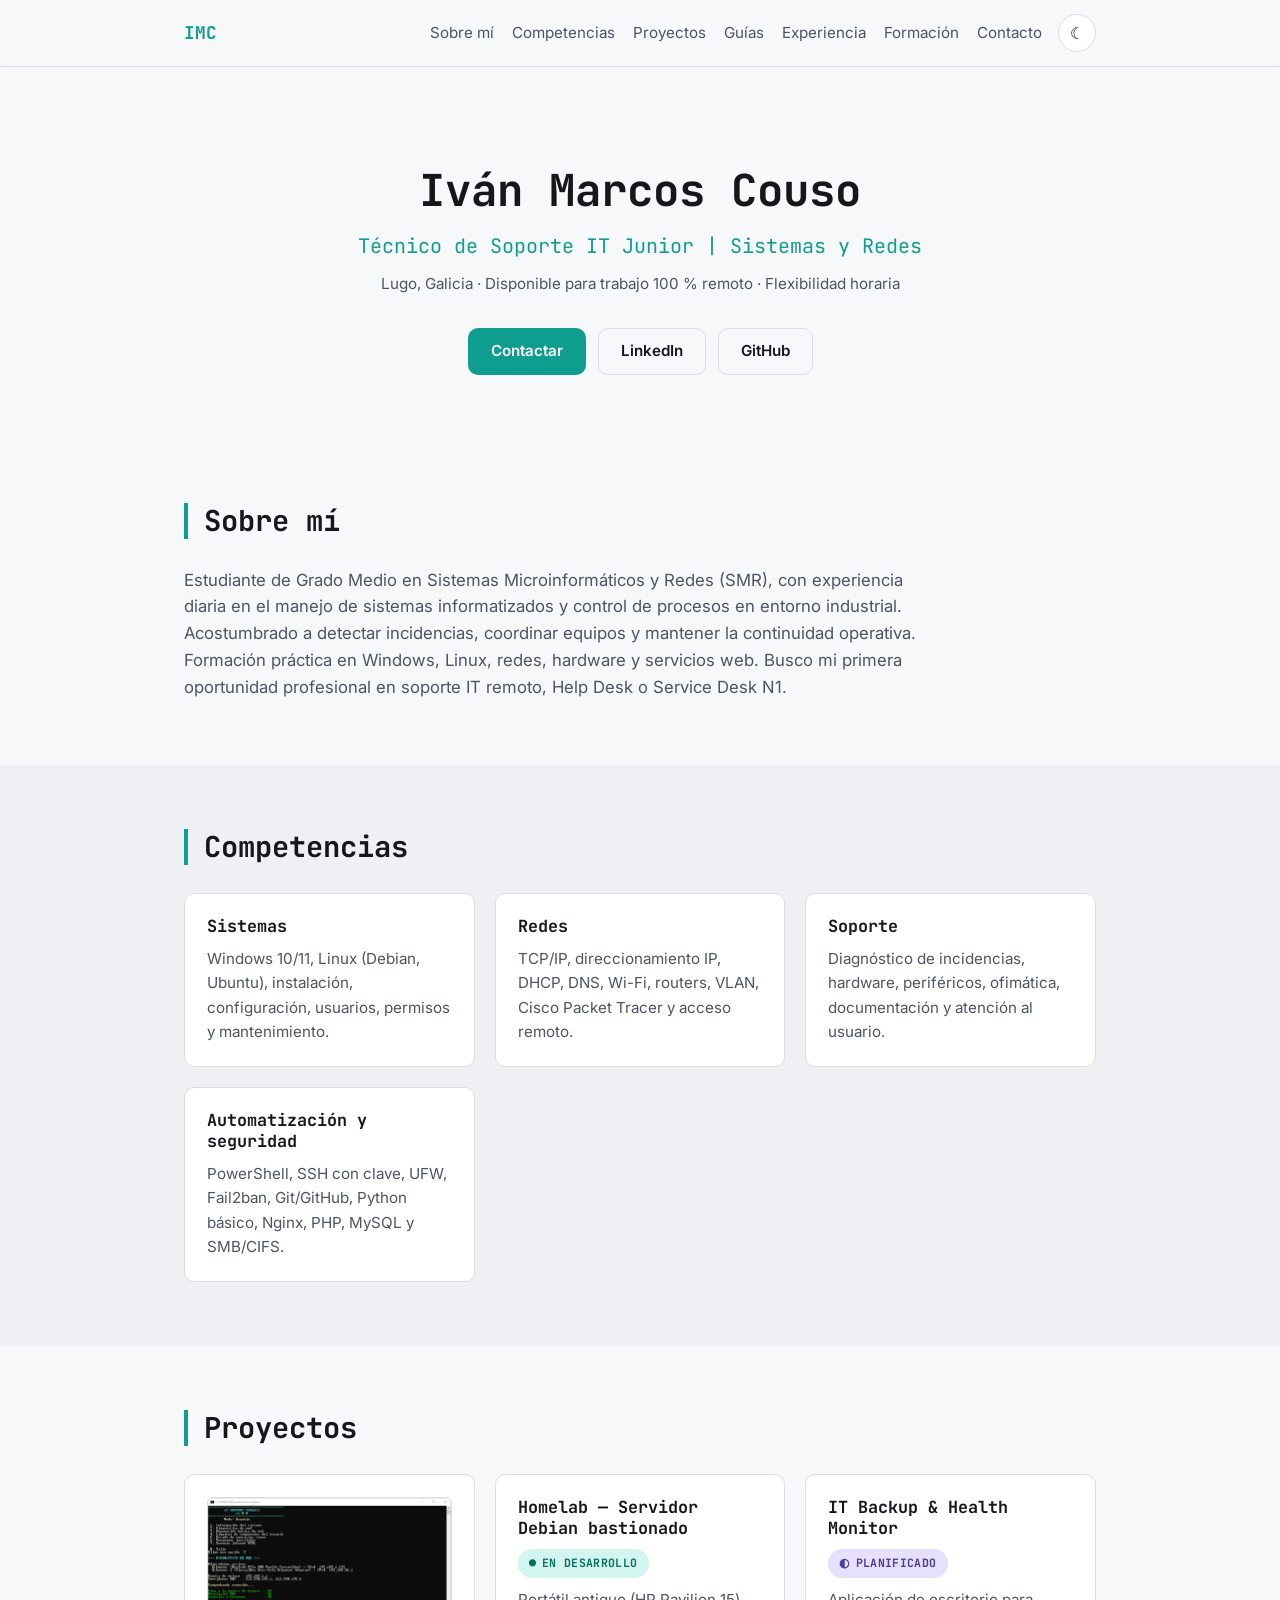
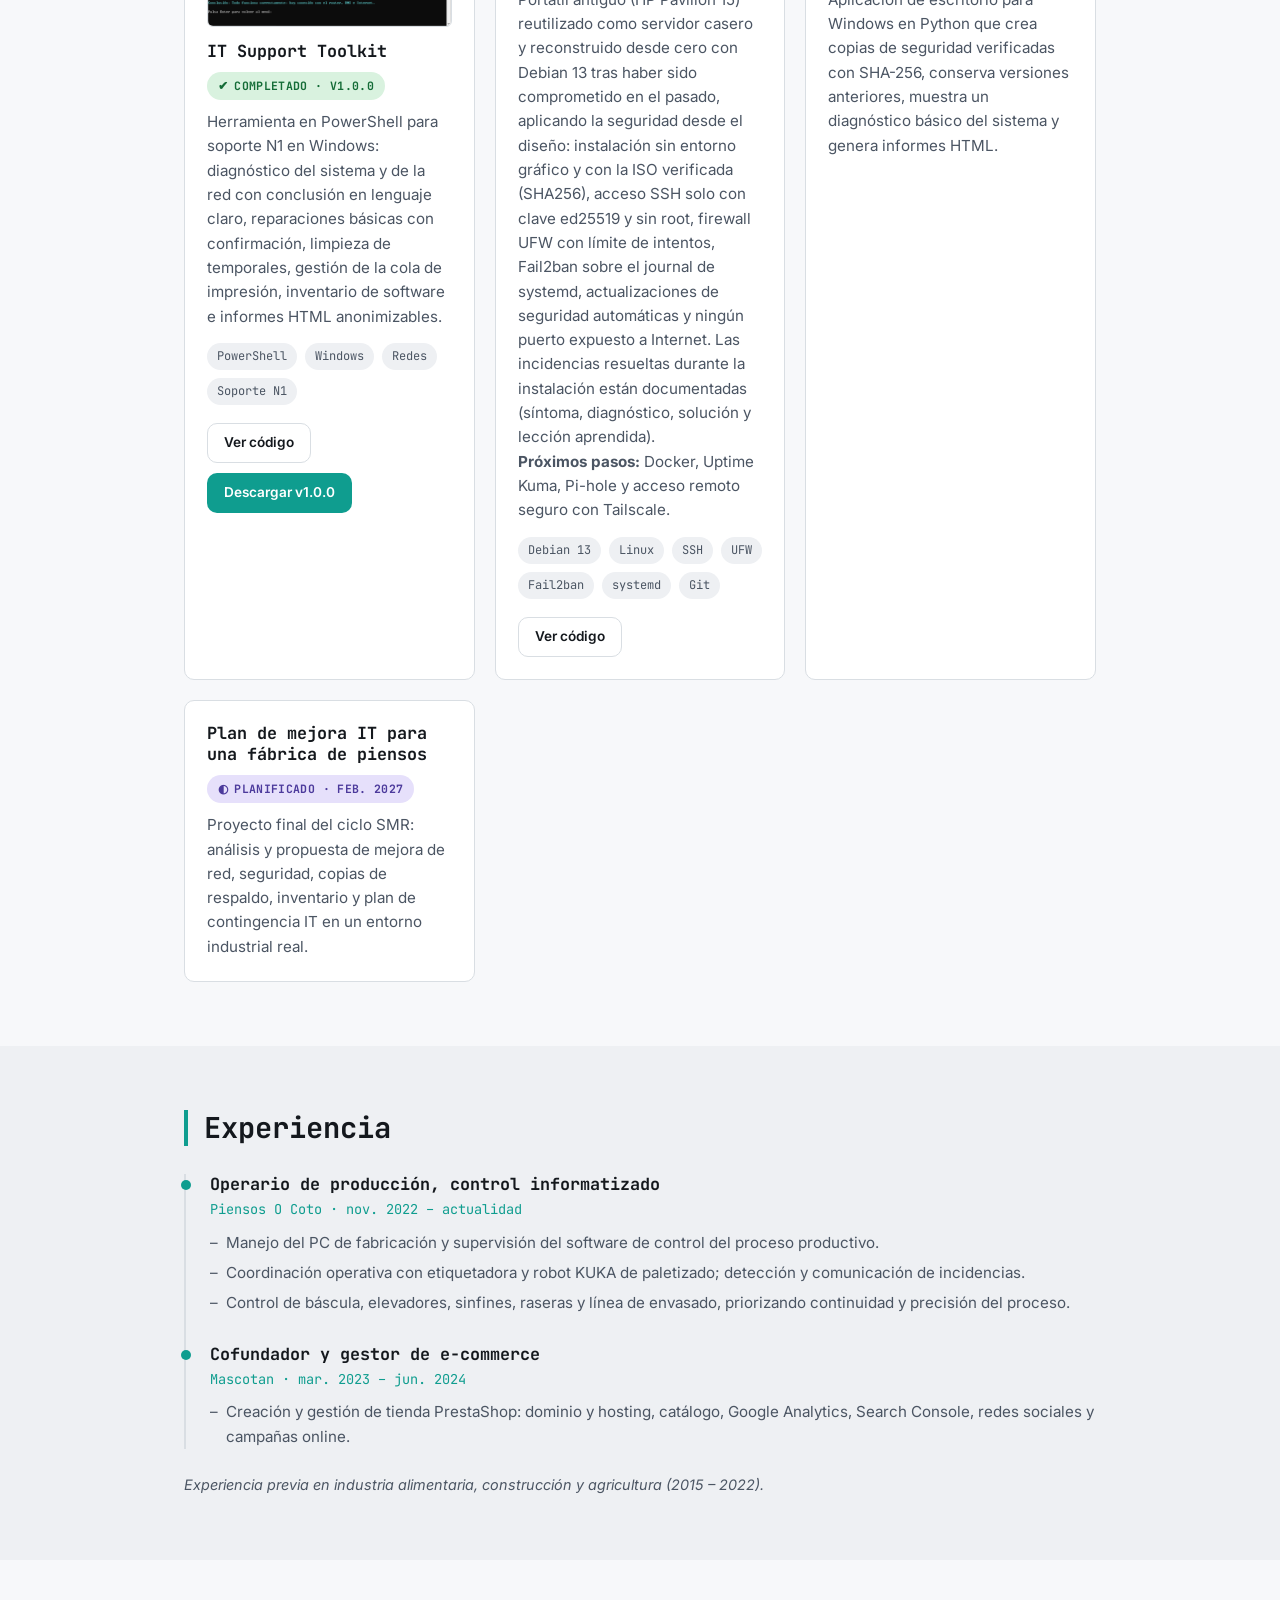
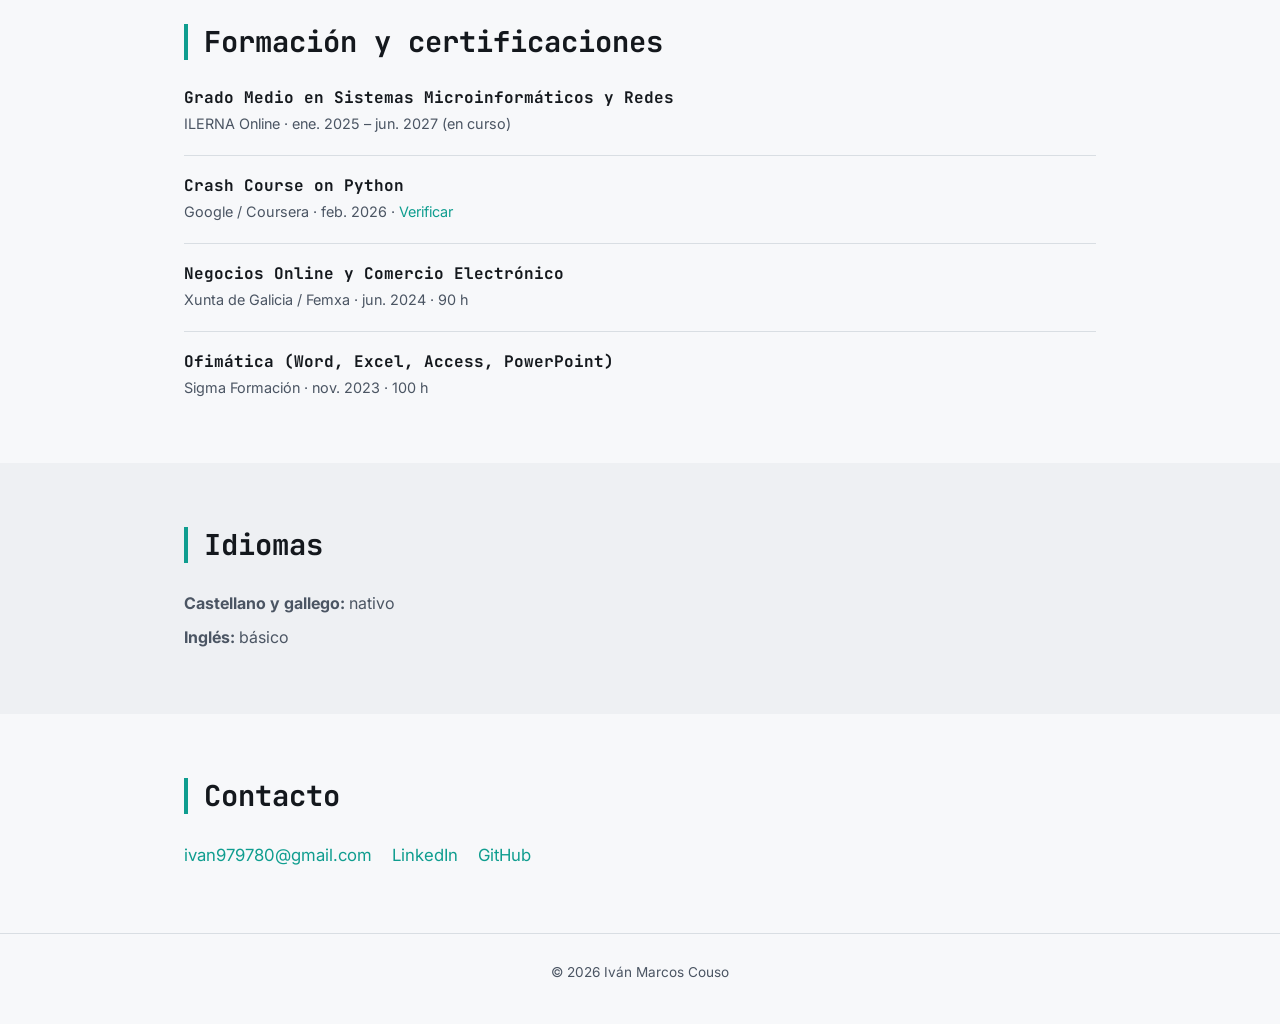
<file: index.html>
<!DOCTYPE html>
<html lang="es">
<head>
<meta charset="UTF-8">
<meta name="viewport" content="width=device-width, initial-scale=1.0">
<title>Iván Marcos Couso · Técnico de Soporte IT Junior</title>
<meta name="description" content="Portfolio profesional de Iván Marcos Couso, Técnico de Soporte IT Junior y estudiante de Sistemas y Redes, disponible para trabajo remoto.">
<meta name="author" content="Iván Marcos Couso">

<!-- Open Graph -->
<meta property="og:title" content="Iván Marcos Couso · Técnico de Soporte IT Junior">
<meta property="og:description" content="Portfolio profesional de Iván Marcos Couso, Técnico de Soporte IT Junior y estudiante de Sistemas y Redes, disponible para trabajo remoto.">
<meta property="og:type" content="website">
<meta property="og:locale" content="es_ES">
<meta property="og:url" content="https://vantoxik.github.io/">
<meta property="og:image" content="https://vantoxik.github.io/img/og-image.png">
<meta property="og:image:width" content="1200">
<meta property="og:image:height" content="630">
<meta property="og:image:alt" content="Iván Marcos Couso, Técnico de Soporte IT Junior | Sistemas y Redes. vantoxik.github.io">
<meta name="twitter:card" content="summary_large_image">

<link rel="canonical" href="https://vantoxik.github.io/">

<link rel="preconnect" href="https://fonts.googleapis.com">
<link rel="preconnect" href="https://fonts.gstatic.com" crossorigin>
<link href="https://fonts.googleapis.com/css2?family=Inter:wght@400;500;600;700&family=JetBrains+Mono:wght@400;500;700&display=swap" rel="stylesheet">

<link rel="stylesheet" href="css/styles.css">
</head>
<body>

<a class="skip-link" href="#contenido">Saltar al contenido principal</a>

<header class="site-header">
  <nav class="nav" aria-label="Navegación principal">
    <a href="#inicio" class="nav__brand">IMC</a>
    <ul class="nav__links">
      <li><a href="#sobre-mi">Sobre mí</a></li>
      <li><a href="#competencias">Competencias</a></li>
      <li><a href="#proyectos">Proyectos</a></li>
      <li><a href="guias/index.html">Guías</a></li>
      <li><a href="#experiencia">Experiencia</a></li>
      <li><a href="#formacion">Formación</a></li>
      <li><a href="#contacto">Contacto</a></li>
    </ul>
    <button id="theme-toggle" class="theme-toggle" type="button" aria-label="Cambiar a modo claro" aria-pressed="false">
      <span aria-hidden="true">☀</span>
    </button>
  </nav>
</header>

<main id="contenido">

  <section id="inicio" class="hero">
    <div class="container">
      <h1 class="hero__name">Iván Marcos Couso</h1>
      <p class="hero__role">Técnico de Soporte IT Junior | Sistemas y Redes</p>
      <p class="hero__location">Lugo, Galicia · Disponible para trabajo 100&nbsp;% remoto · Flexibilidad horaria</p>
      <div class="hero__actions">
        <a class="btn btn--primary" href="mailto:ivan979780@gmail.com">Contactar</a>
        <a class="btn btn--secondary" href="https://www.linkedin.com/in/ivan-marcos-couso" target="_blank" rel="noopener noreferrer">LinkedIn</a>
        <a class="btn btn--secondary" href="https://github.com/VanToxiK" target="_blank" rel="noopener noreferrer">GitHub</a>
      </div>
    </div>
  </section>

  <section id="sobre-mi" class="section">
    <div class="container">
      <h2 class="section__title">Sobre mí</h2>
      <p class="about__text">
        Estudiante de Grado Medio en Sistemas Microinformáticos y Redes (SMR), con experiencia diaria en el manejo de sistemas informatizados y control de procesos en entorno industrial. Acostumbrado a detectar incidencias, coordinar equipos y mantener la continuidad operativa. Formación práctica en Windows, Linux, redes, hardware y servicios web. Busco mi primera oportunidad profesional en soporte IT remoto, Help Desk o Service Desk N1.
      </p>
    </div>
  </section>

  <section id="competencias" class="section section--alt">
    <div class="container">
      <h2 class="section__title">Competencias</h2>
      <div class="cards-grid">
        <article class="card">
          <h3 class="card__title">Sistemas</h3>
          <p class="card__text">Windows 10/11, Linux (Debian, Ubuntu), instalación, configuración, usuarios, permisos y mantenimiento.</p>
        </article>
        <article class="card">
          <h3 class="card__title">Redes</h3>
          <p class="card__text">TCP/IP, direccionamiento IP, DHCP, DNS, Wi-Fi, routers, VLAN, Cisco Packet Tracer y acceso remoto.</p>
        </article>
        <article class="card">
          <h3 class="card__title">Soporte</h3>
          <p class="card__text">Diagnóstico de incidencias, hardware, periféricos, ofimática, documentación y atención al usuario.</p>
        </article>
        <article class="card">
          <h3 class="card__title">Automatización y seguridad</h3>
          <p class="card__text">PowerShell, SSH con clave, UFW, Fail2ban, Git/GitHub, Python básico, Nginx, PHP, MySQL y SMB/CIFS.</p>
        </article>
      </div>
    </div>
  </section>

  <section id="proyectos" class="section">
    <div class="container">
      <h2 class="section__title">Proyectos</h2>
      <div class="cards-grid">
        <article class="card project-card">
          <img class="project-card__img" src="img/it-support-toolkit.png" alt="Captura de la herramienta IT Support Toolkit mostrando un diagnóstico del sistema en PowerShell" loading="lazy">
          <div class="project-card__header">
            <h3 class="card__title">IT Support Toolkit</h3>
            <span class="badge badge--done">Completado · v1.0.0</span>
          </div>
          <p class="card__text">Herramienta en PowerShell para soporte N1 en Windows: diagnóstico del sistema y de la red con conclusión en lenguaje claro, reparaciones básicas con confirmación, limpieza de temporales, gestión de la cola de impresión, inventario de software e informes HTML anonimizables.</p>
          <ul class="tech-tags">
            <li class="tech-tag">PowerShell</li>
            <li class="tech-tag">Windows</li>
            <li class="tech-tag">Redes</li>
            <li class="tech-tag">Soporte N1</li>
          </ul>
          <div class="project-card__actions">
            <a class="btn btn--secondary" href="https://github.com/VanToxiK/it-support-toolkit" target="_blank" rel="noopener">Ver código</a>
            <a class="btn btn--primary" href="https://github.com/VanToxiK/it-support-toolkit/releases/tag/v1.0.0" target="_blank" rel="noopener">Descargar v1.0.0</a>
          </div>
        </article>
        <article class="card project-card">
          <div class="project-card__header">
            <h3 class="card__title">Homelab — Servidor Debian bastionado</h3>
            <span class="badge badge--dev">En desarrollo</span>
          </div>
          <p class="card__text">Portátil antiguo (HP Pavilion 15) reutilizado como servidor casero y reconstruido desde cero con Debian 13 tras haber sido comprometido en el pasado, aplicando la seguridad desde el diseño: instalación sin entorno gráfico y con la ISO verificada (SHA256), acceso SSH solo con clave ed25519 y sin root, firewall UFW con límite de intentos, Fail2ban sobre el journal de systemd, actualizaciones de seguridad automáticas y ningún puerto expuesto a Internet. Las incidencias resueltas durante la instalación están documentadas (síntoma, diagnóstico, solución y lección aprendida).</p>
          <p class="card__text"><strong>Próximos pasos:</strong> Docker, Uptime Kuma, Pi-hole y acceso remoto seguro con Tailscale.</p>
          <!-- TODO: añadir capturas de pantalla (sin IPs ni datos sensibles). -->
          <ul class="tech-tags">
            <li class="tech-tag">Debian 13</li>
            <li class="tech-tag">Linux</li>
            <li class="tech-tag">SSH</li>
            <li class="tech-tag">UFW</li>
            <li class="tech-tag">Fail2ban</li>
            <li class="tech-tag">systemd</li>
            <li class="tech-tag">Git</li>
          </ul>
          <div class="project-card__actions">
            <a class="btn btn--secondary" href="https://github.com/VanToxiK/homelab" target="_blank" rel="noopener">Ver código</a>
          </div>
        </article>
        <article class="card project-card">
          <div class="project-card__header">
            <h3 class="card__title">IT Backup &amp; Health Monitor</h3>
            <span class="badge badge--planned">Planificado</span>
          </div>
          <p class="card__text">Aplicación de escritorio para Windows en Python que crea copias de seguridad verificadas con SHA-256, conserva versiones anteriores, muestra un diagnóstico básico del sistema y genera informes HTML.</p>
          <!-- TODO: añadir enlace a GitHub y capturas de pantalla. -->

        </article>
        <article class="card project-card">
          <div class="project-card__header">
            <h3 class="card__title">Plan de mejora IT para una fábrica de piensos</h3>
            <span class="badge badge--planned">Planificado · feb. 2027</span>
          </div>
          <p class="card__text">Proyecto final del ciclo SMR: análisis y propuesta de mejora de red, seguridad, copias de respaldo, inventario y plan de contingencia IT en un entorno industrial real.</p>
          <!-- TODO: añadir enlace a GitHub y capturas de pantalla. -->

        </article>
      </div>
    </div>
  </section>

  <section id="experiencia" class="section section--alt">
    <div class="container">
      <h2 class="section__title">Experiencia</h2>
      <ol class="timeline">
        <li class="timeline__item">
          <h3 class="timeline__title">Operario de producción, control informatizado</h3>
          <p class="timeline__meta">Piensos O Coto · nov. 2022 – actualidad</p>
          <ul class="timeline__list">
            <li>Manejo del PC de fabricación y supervisión del software de control del proceso productivo.</li>
            <li>Coordinación operativa con etiquetadora y robot KUKA de paletizado; detección y comunicación de incidencias.</li>
            <li>Control de báscula, elevadores, sinfines, raseras y línea de envasado, priorizando continuidad y precisión del proceso.</li>
          </ul>
        </li>
        <li class="timeline__item">
          <h3 class="timeline__title">Cofundador y gestor de e-commerce</h3>
          <p class="timeline__meta">Mascotan · mar. 2023 – jun. 2024</p>
          <ul class="timeline__list">
            <li>Creación y gestión de tienda PrestaShop: dominio y hosting, catálogo, Google Analytics, Search Console, redes sociales y campañas online.</li>
          </ul>
        </li>
      </ol>
      <p class="timeline__note">Experiencia previa en industria alimentaria, construcción y agricultura (2015 – 2022).</p>
    </div>
  </section>

  <section id="formacion" class="section">
    <div class="container">
      <h2 class="section__title">Formación y certificaciones</h2>
      <ul class="education-list">
        <li class="education-item">
          <h3 class="education-item__title">Grado Medio en Sistemas Microinformáticos y Redes</h3>
          <p class="education-item__meta">ILERNA Online · ene. 2025 – jun. 2027 (en curso)</p>
        </li>
        <li class="education-item">
          <h3 class="education-item__title">Crash Course on Python</h3>
          <p class="education-item__meta">Google / Coursera · feb. 2026 · <a href="https://coursera.org/verify/OD0LB4WGQDCX" target="_blank" rel="noopener noreferrer">Verificar</a></p>
        </li>
        <li class="education-item">
          <h3 class="education-item__title">Negocios Online y Comercio Electrónico</h3>
          <p class="education-item__meta">Xunta de Galicia / Femxa · jun. 2024 · 90 h</p>
        </li>
        <li class="education-item">
          <h3 class="education-item__title">Ofimática (Word, Excel, Access, PowerPoint)</h3>
          <p class="education-item__meta">Sigma Formación · nov. 2023 · 100 h</p>
        </li>
      </ul>
    </div>
  </section>

  <section id="idiomas" class="section section--alt">
    <div class="container">
      <h2 class="section__title">Idiomas</h2>
      <ul class="languages-list">
        <li><strong>Castellano y gallego:</strong> nativo</li>
        <li><strong>Inglés:</strong> básico</li>
      </ul>
    </div>
  </section>

  <section id="contacto" class="section">
    <div class="container">
      <h2 class="section__title">Contacto</h2>
      <ul class="contact-list">
        <li><a href="mailto:ivan979780@gmail.com">ivan979780@gmail.com</a></li>
        <li><a href="https://www.linkedin.com/in/ivan-marcos-couso" target="_blank" rel="noopener noreferrer">LinkedIn</a></li>
        <li><a href="https://github.com/VanToxiK" target="_blank" rel="noopener noreferrer">GitHub</a></li>
      </ul>
    </div>
  </section>

</main>

<footer class="site-footer">
  <div class="container">
    <p>&copy; 2026 Iván Marcos Couso</p>
  </div>
</footer>

<script src="js/main.js"></script>
</body>
</html>
</file>
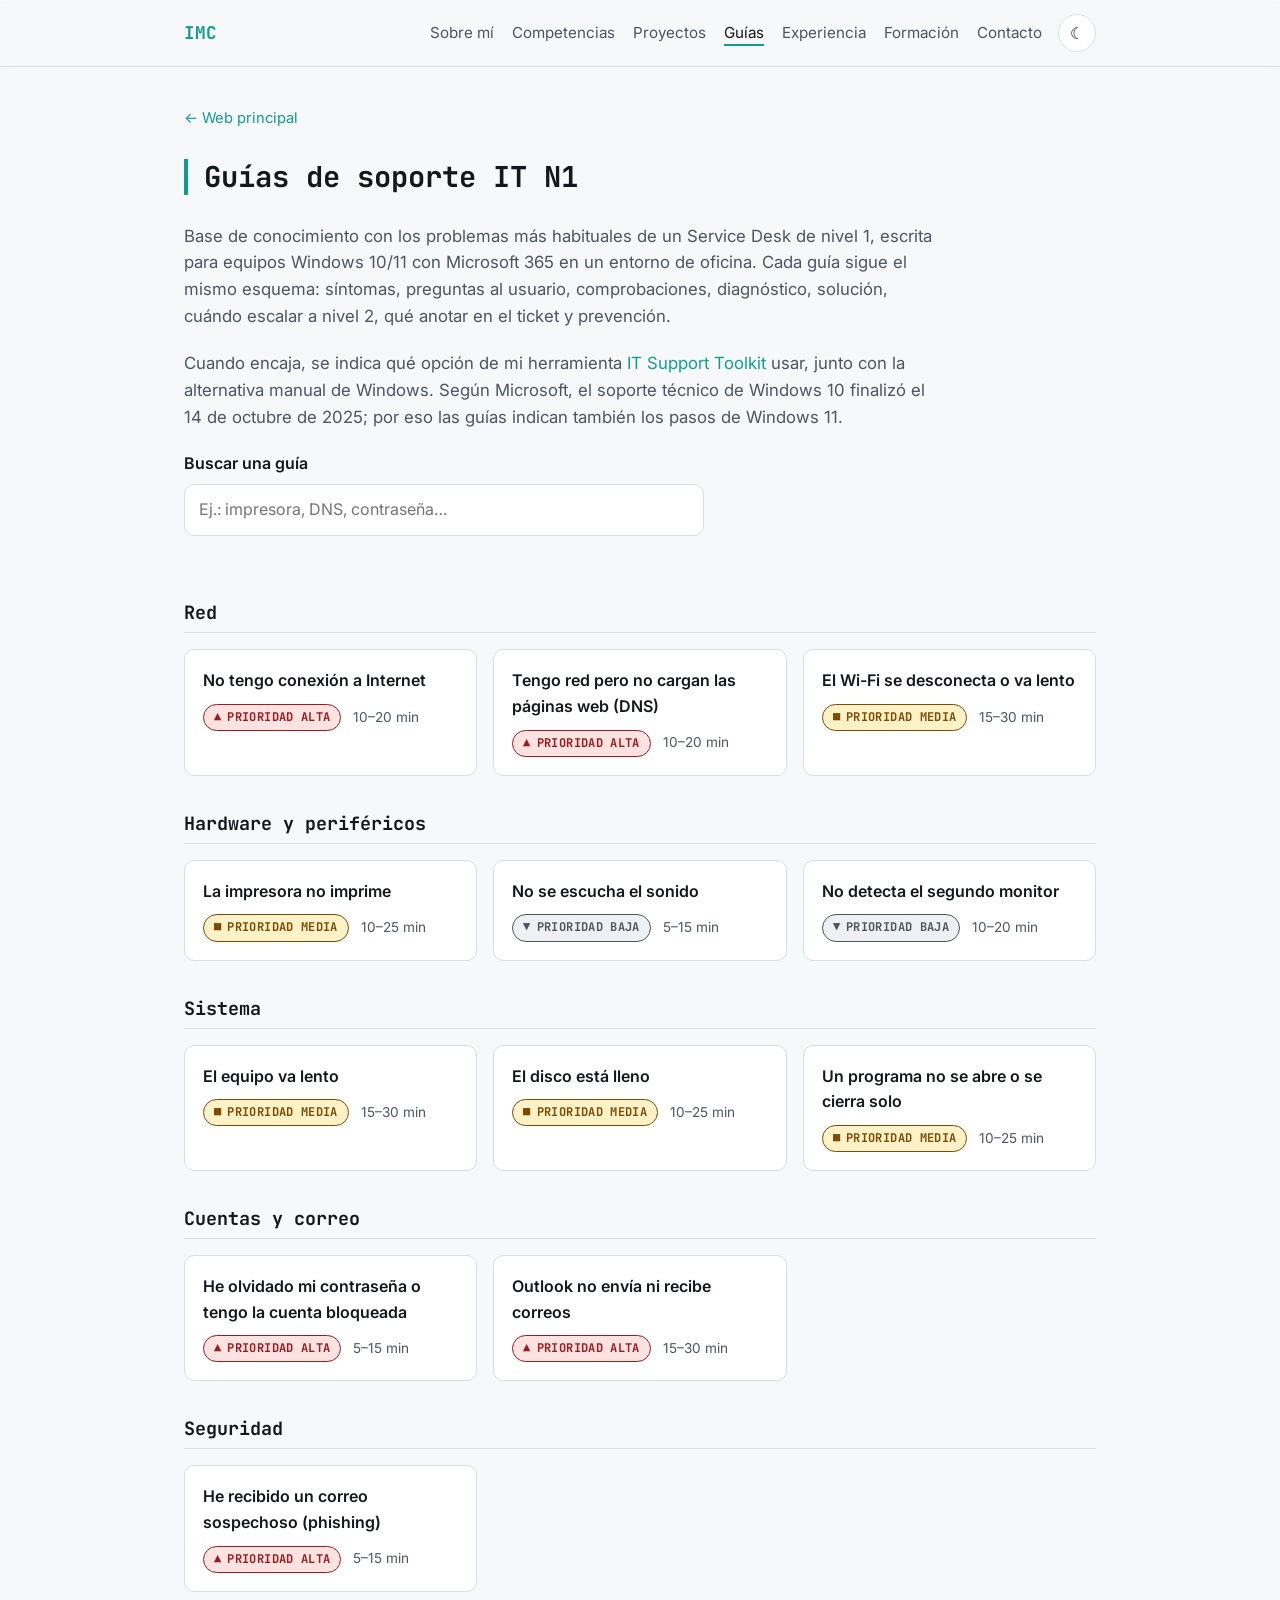
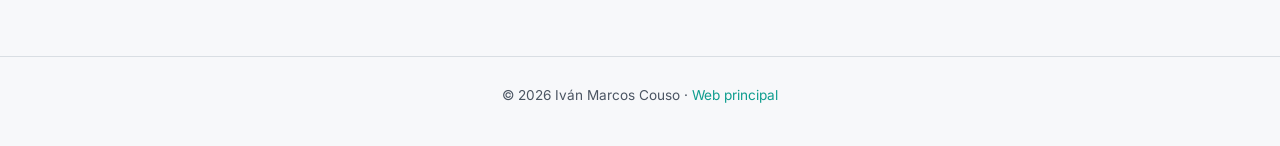
<file: guias/index.html>
<!DOCTYPE html>
<html lang="es">
<head>
<meta charset="UTF-8">
<meta name="viewport" content="width=device-width, initial-scale=1.0">
<title>Guías de soporte IT N1 · Iván Marcos Couso</title>
<meta name="description" content="Base de conocimiento de soporte IT nivel 1 para equipos Windows 10/11 y Microsoft 365: guías paso a paso con diagnóstico, solución, criterios de escalado y datos para el ticket.">
<meta name="author" content="Iván Marcos Couso">

<meta property="og:image" content="https://vantoxik.github.io/img/og-image.png">
<meta property="og:image:width" content="1200">
<meta property="og:image:height" content="630">
<meta property="og:image:alt" content="Iván Marcos Couso, Técnico de Soporte IT Junior | Sistemas y Redes. vantoxik.github.io">
<meta name="twitter:card" content="summary_large_image">

<link rel="canonical" href="https://vantoxik.github.io/guias/">

<link rel="preconnect" href="https://fonts.googleapis.com">
<link rel="preconnect" href="https://fonts.gstatic.com" crossorigin>
<link href="https://fonts.googleapis.com/css2?family=Inter:wght@400;500;600;700&family=JetBrains+Mono:wght@400;500;700&display=swap" rel="stylesheet">

<link rel="stylesheet" href="../css/styles.css">
</head>
<body>

<a class="skip-link" href="#contenido">Saltar al contenido principal</a>

<header class="site-header">
  <nav class="nav" aria-label="Navegación principal">
    <a href="../index.html#inicio" class="nav__brand">IMC</a>
    <ul class="nav__links">
      <li><a href="../index.html#sobre-mi">Sobre mí</a></li>
      <li><a href="../index.html#competencias">Competencias</a></li>
      <li><a href="../index.html#proyectos">Proyectos</a></li>
      <li><a href="index.html" aria-current="page">Guías</a></li>
      <li><a href="../index.html#experiencia">Experiencia</a></li>
      <li><a href="../index.html#formacion">Formación</a></li>
      <li><a href="../index.html#contacto">Contacto</a></li>
    </ul>
    <button id="theme-toggle" class="theme-toggle" type="button" aria-label="Cambiar a modo claro" aria-pressed="false">
      <span aria-hidden="true">☀</span>
    </button>
  </nav>
</header>

<main id="contenido">
  <div class="guide-page">
    <div class="container">

      <nav class="guide-nav" aria-label="Enlaces de la sección">
        <a href="../index.html">← Web principal</a>
      </nav>

      <h1 class="section__title">Guías de soporte IT N1</h1>
      <p class="guide-intro">
        Base de conocimiento con los problemas más habituales de un Service Desk de nivel 1, escrita para
        equipos Windows 10/11 con Microsoft 365 en un entorno de oficina. Cada guía sigue el mismo esquema:
        síntomas, preguntas al usuario, comprobaciones, diagnóstico, solución, cuándo escalar a nivel 2,
        qué anotar en el ticket y prevención.
      </p>
      <p class="guide-intro">
        Cuando encaja, se indica qué opción de mi herramienta
        <a href="https://github.com/VanToxiK/it-support-toolkit" target="_blank" rel="noopener noreferrer">IT Support Toolkit</a>
        usar, junto con la alternativa manual de Windows. Según Microsoft, el soporte técnico de Windows&nbsp;10
        finalizó el 14 de octubre de 2025; por eso las guías indican también los pasos de Windows&nbsp;11.
      </p>

      <!-- Sin JavaScript este bloque se queda oculto y se ve el listado completo. guias.js lo muestra. -->
      <div class="guide-search" id="guide-search" hidden>
        <label class="guide-search__label" for="guide-search-input">Buscar una guía</label>
        <input class="guide-search__input" id="guide-search-input" type="search" placeholder="Ej.: impresora, DNS, contraseña…" autocomplete="off">
        <p class="guide-search__status" id="guide-search-status" role="status" aria-live="polite"></p>
      </div>

      <section class="guide-group" aria-labelledby="cat-red">
        <h2 class="guide-group__title" id="cat-red">Red</h2>
        <ul class="guide-list">
          <li class="guide-item" data-keywords="internet red wifi wi-fi cable adaptador ip dhcp router conectividad sin conexion sin acceso">
            <a class="guide-item__title" href="sin-internet.html">No tengo conexión a Internet</a>
            <p class="guide-item__meta">
              <span class="priority priority--high">Prioridad alta</span>
              <span>10–20 min</span>
            </p>
          </li>
          <li class="guide-item" data-keywords="dns paginas web navegador nombres resolucion nslookup flushdns servidor dns no cargan webs err_name_not_resolved">
            <a class="guide-item__title" href="dns-no-cargan-paginas.html">Tengo red pero no cargan las páginas web (DNS)</a>
            <p class="guide-item__meta">
              <span class="priority priority--high">Prioridad alta</span>
              <span>10–20 min</span>
            </p>
          </li>
          <li class="guide-item" data-keywords="wifi wi-fi inalambrica cortes lento senal desconexion cobertura banda 2,4 5 ghz olvidar red punto de acceso">
            <a class="guide-item__title" href="wifi-desconecta-lento.html">El Wi-Fi se desconecta o va lento</a>
            <p class="guide-item__meta">
              <span class="priority priority--medium">Prioridad media</span>
              <span>15–30 min</span>
            </p>
          </li>
        </ul>
      </section>

      <section class="guide-group" aria-labelledby="cat-hardware">
        <h2 class="guide-group__title" id="cat-hardware">Hardware y periféricos</h2>
        <ul class="guide-list">
          <li class="guide-item" data-keywords="impresora imprimir impresion cola de impresion spooler papel atasco toner sin conexion offline">
            <a class="guide-item__title" href="impresora-no-imprime.html">La impresora no imprime</a>
            <p class="guide-item__meta">
              <span class="priority priority--medium">Prioridad media</span>
              <span>10–25 min</span>
            </p>
          </li>
          <li class="guide-item" data-keywords="audio altavoces auriculares cascos volumen microfono sonido silencio mezclador dispositivo de salida">
            <a class="guide-item__title" href="sin-sonido.html">No se escucha el sonido</a>
            <p class="guide-item__meta">
              <span class="priority priority--low">Prioridad baja</span>
              <span>5–15 min</span>
            </p>
          </li>
          <li class="guide-item" data-keywords="monitor pantalla segundo hdmi displayport proyector duplicar extender sin senal cable win p detectar">
            <a class="guide-item__title" href="segundo-monitor.html">No detecta el segundo monitor</a>
            <p class="guide-item__meta">
              <span class="priority priority--low">Prioridad baja</span>
              <span>10–20 min</span>
            </p>
          </li>
        </ul>
      </section>

      <section class="guide-group" aria-labelledby="cat-sistema">
        <h2 class="guide-group__title" id="cat-sistema">Sistema</h2>
        <ul class="guide-list">
          <li class="guide-item" data-keywords="lento rendimiento lentitud cpu memoria ram arranque administrador de tareas programas de inicio reiniciar">
            <a class="guide-item__title" href="equipo-lento.html">El equipo va lento</a>
            <p class="guide-item__meta">
              <span class="priority priority--medium">Prioridad media</span>
              <span>15–30 min</span>
            </p>
          </li>
          <li class="guide-item" data-keywords="disco espacio almacenamiento lleno temporales limpieza sensor de almacenamiento liberador papelera descargas">
            <a class="guide-item__title" href="disco-lleno.html">El disco está lleno</a>
            <p class="guide-item__meta">
              <span class="priority priority--medium">Prioridad media</span>
              <span>10–25 min</span>
            </p>
          </li>
          <li class="guide-item" data-keywords="aplicacion programa se cierra cuelga bloquea error no abre no responde visor de eventos reparar">
            <a class="guide-item__title" href="programa-se-cierra.html">Un programa no se abre o se cierra solo</a>
            <p class="guide-item__meta">
              <span class="priority priority--medium">Prioridad media</span>
              <span>10–25 min</span>
            </p>
          </li>
        </ul>
      </section>

      <section class="guide-group" aria-labelledby="cat-cuentas">
        <h2 class="guide-group__title" id="cat-cuentas">Cuentas y correo</h2>
        <ul class="guide-list">
          <li class="guide-item" data-keywords="contrasena clave cuenta bloqueada acceso usuario identidad restablecer olvidado caducada desbloquear">
            <a class="guide-item__title" href="contrasena-cuenta-bloqueada.html">He olvidado mi contraseña o tengo la cuenta bloqueada</a>
            <p class="guide-item__meta">
              <span class="priority priority--high">Prioridad alta</span>
              <span>5–15 min</span>
            </p>
          </li>
          <li class="guide-item" data-keywords="outlook correo email microsoft 365 enviar recibir bandeja de salida sin conexion nuevo outlook clasico reparar office">
            <a class="guide-item__title" href="outlook-no-envia-recibe.html">Outlook no envía ni recibe correos</a>
            <p class="guide-item__meta">
              <span class="priority priority--high">Prioridad alta</span>
              <span>15–30 min</span>
            </p>
          </li>
        </ul>
      </section>

      <section class="guide-group" aria-labelledby="cat-seguridad">
        <h2 class="guide-group__title" id="cat-seguridad">Seguridad</h2>
        <ul class="guide-list">
          <li class="guide-item" data-keywords="phishing correo sospechoso fraude malware enlace spam suplantacion seguridad clic credenciales adjunto">
            <a class="guide-item__title" href="correo-sospechoso-phishing.html">He recibido un correo sospechoso (phishing)</a>
            <p class="guide-item__meta">
              <span class="priority priority--high">Prioridad alta</span>
              <span>5–15 min</span>
            </p>
          </li>
        </ul>
      </section>

    </div>
  </div>
</main>

<footer class="site-footer">
  <div class="container">
    <p>&copy; 2026 Iván Marcos Couso · <a href="../index.html">Web principal</a></p>
  </div>
</footer>

<script src="../js/main.js"></script>
<script src="../js/guias.js"></script>
</body>
</html>
</file>
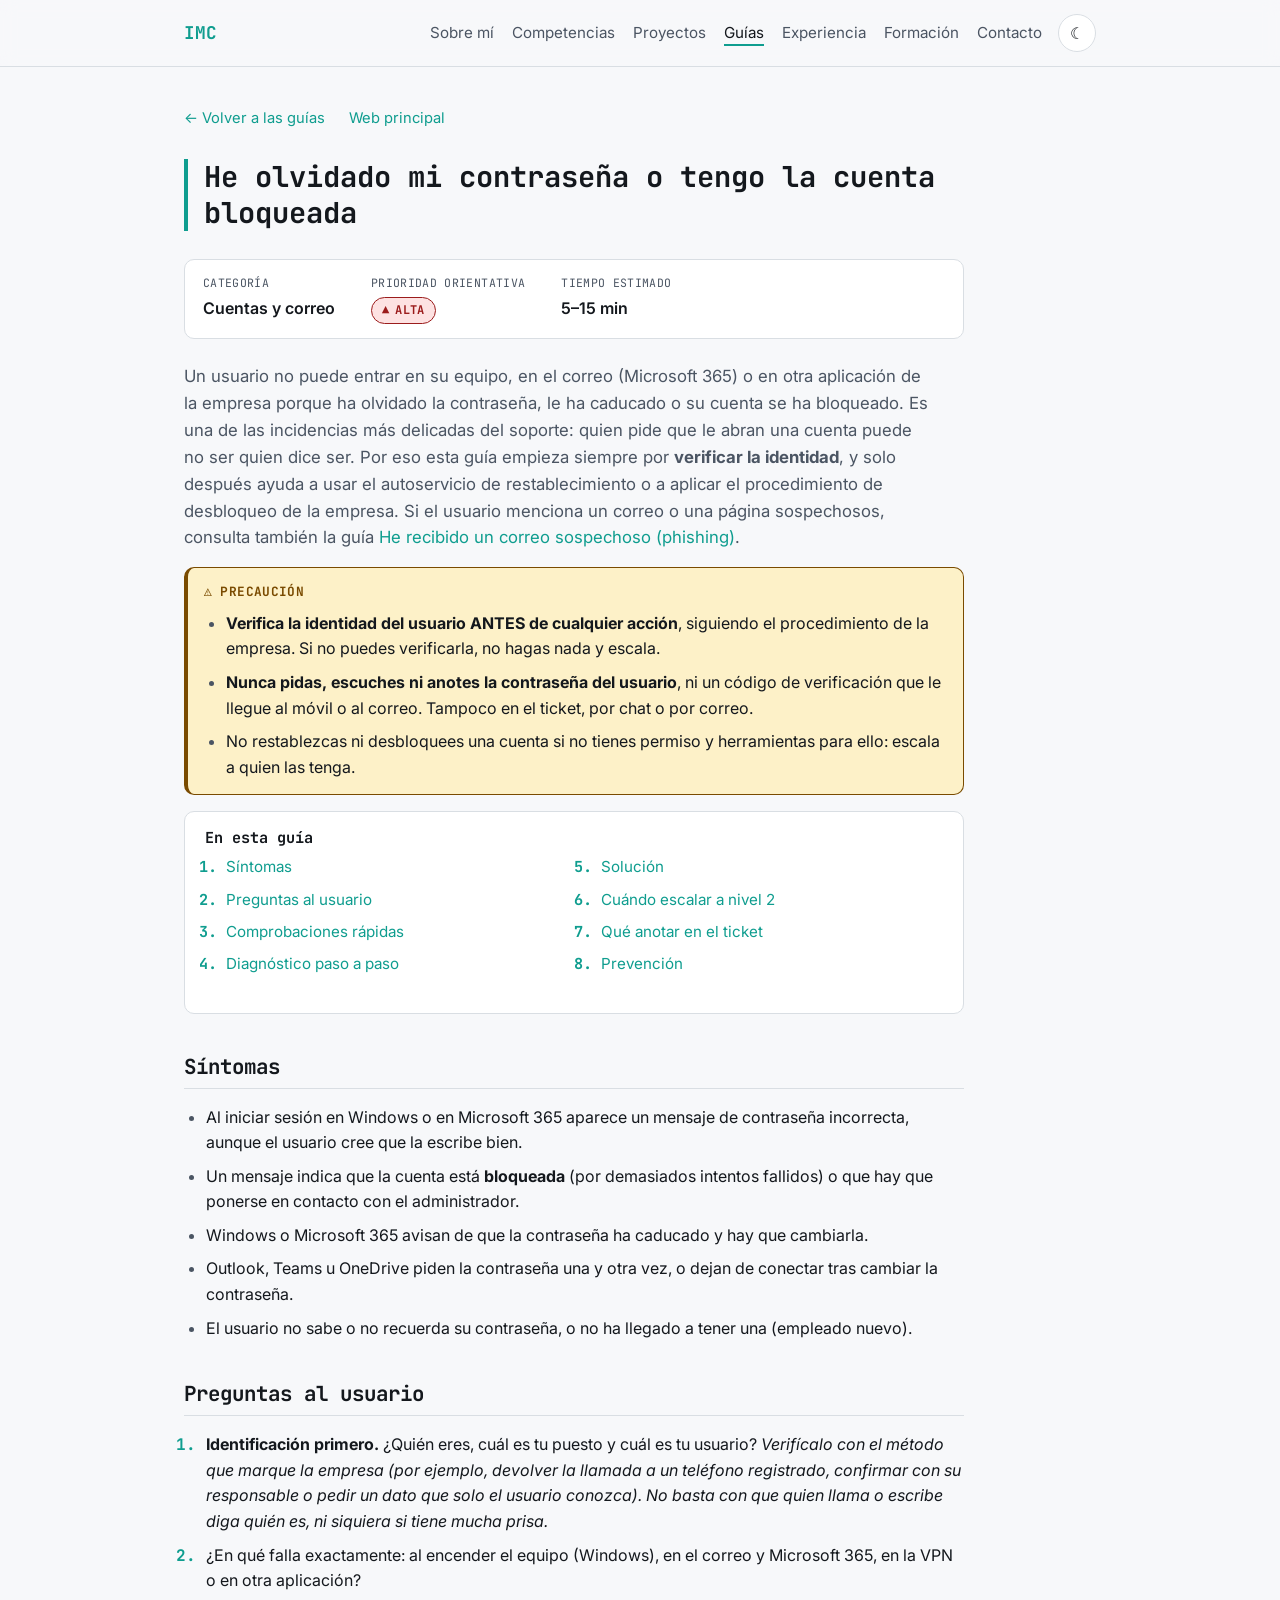
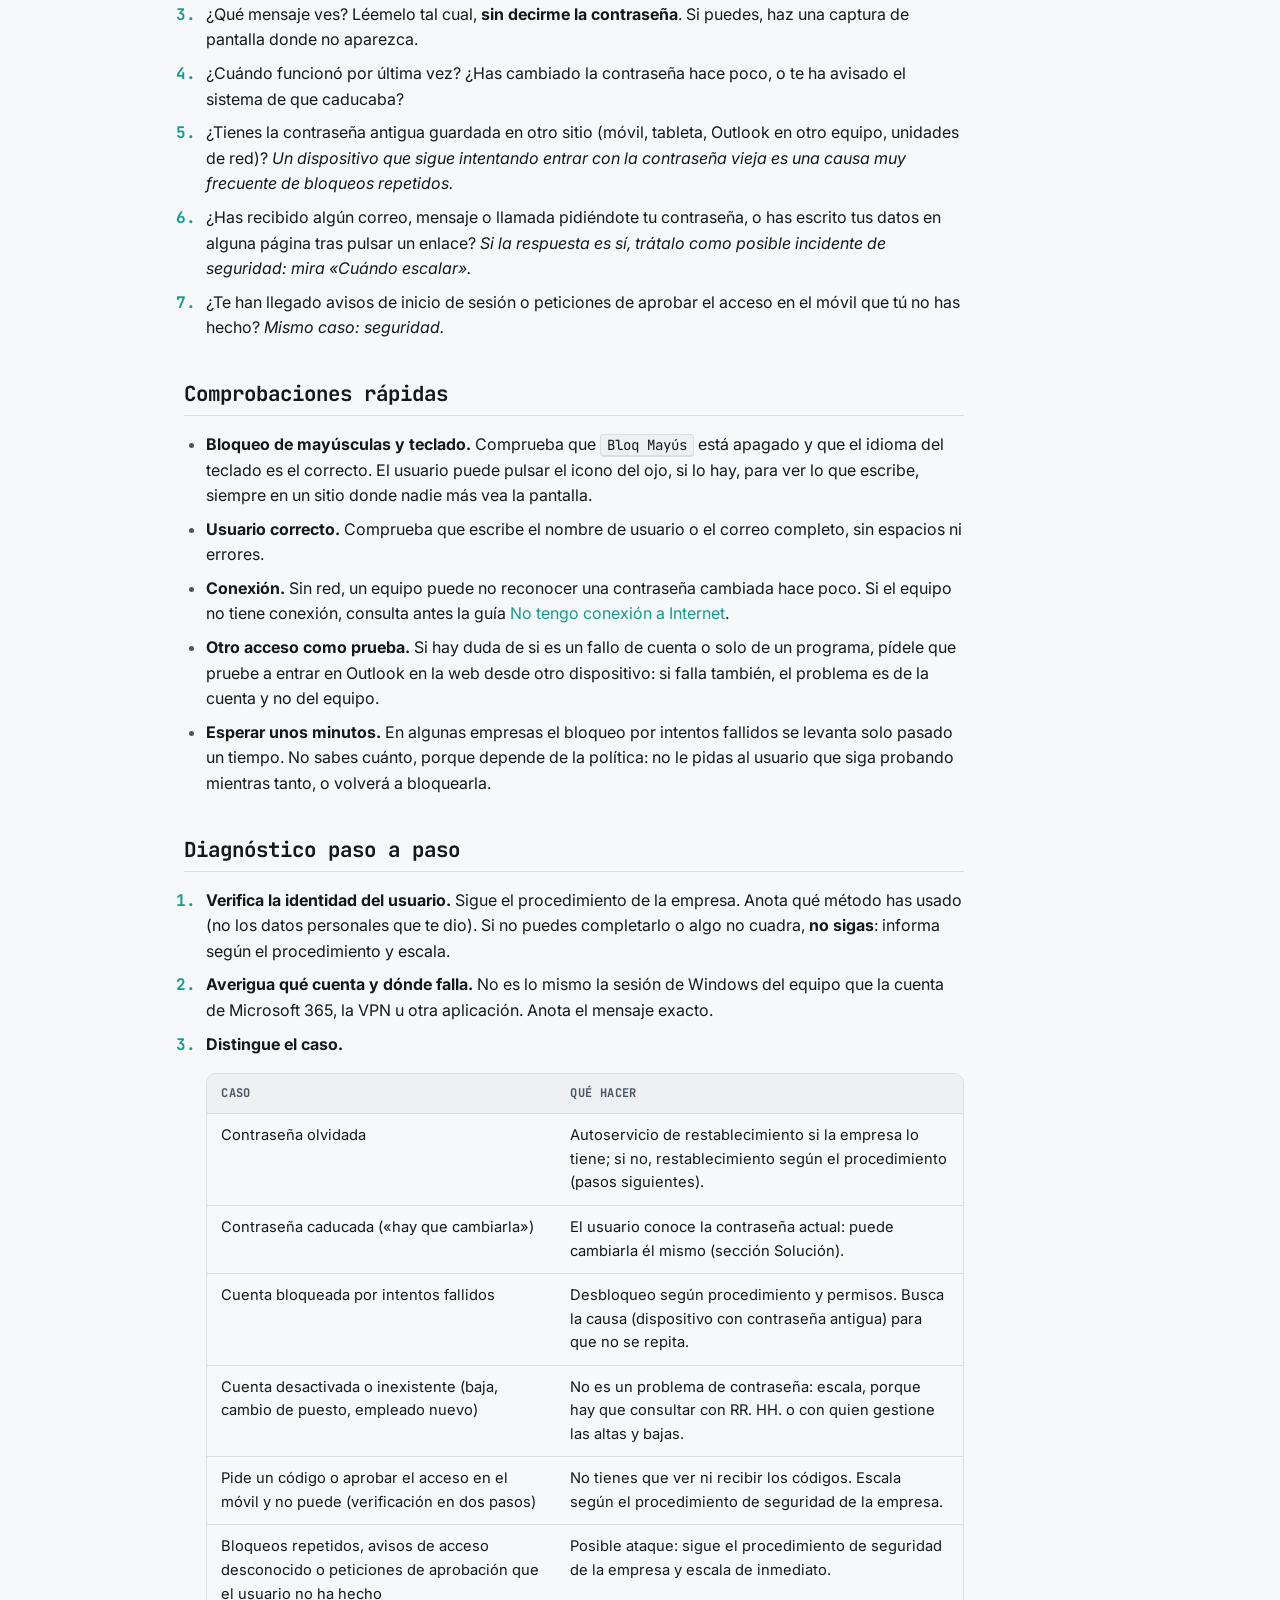
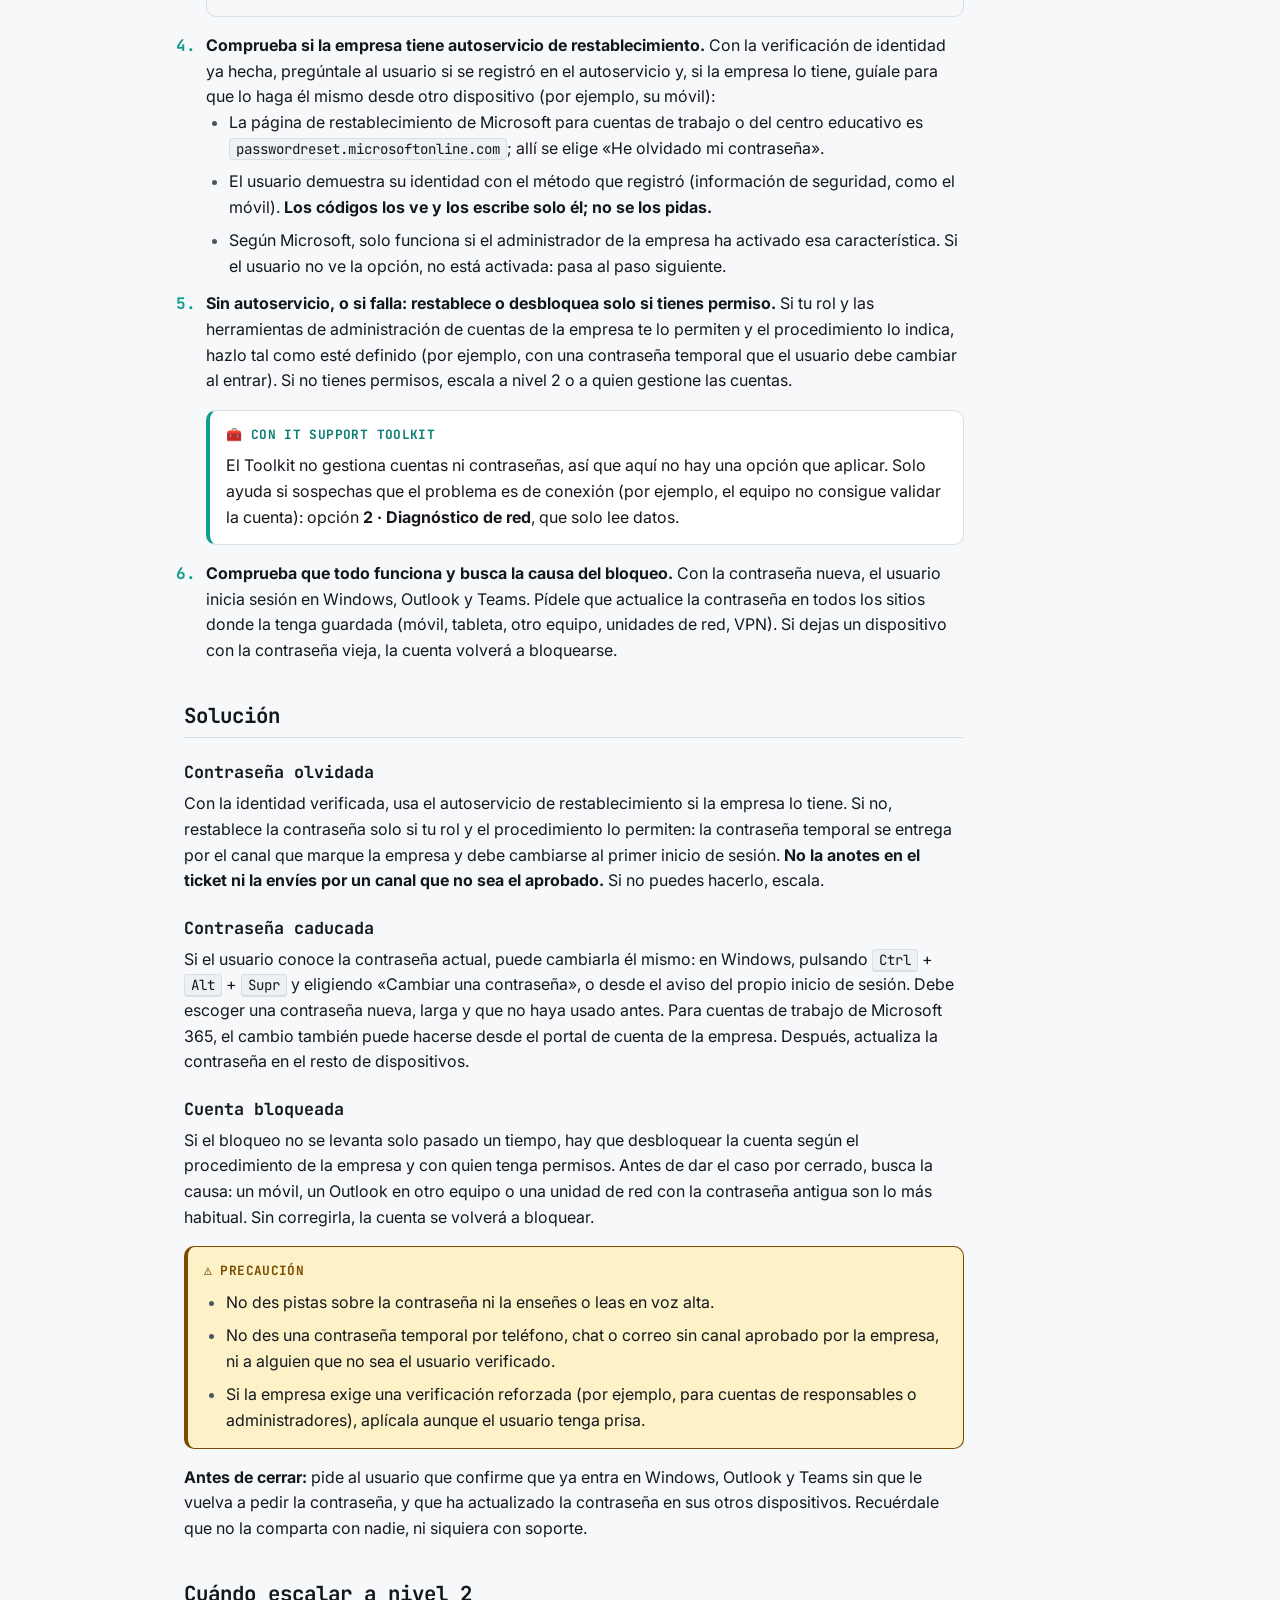
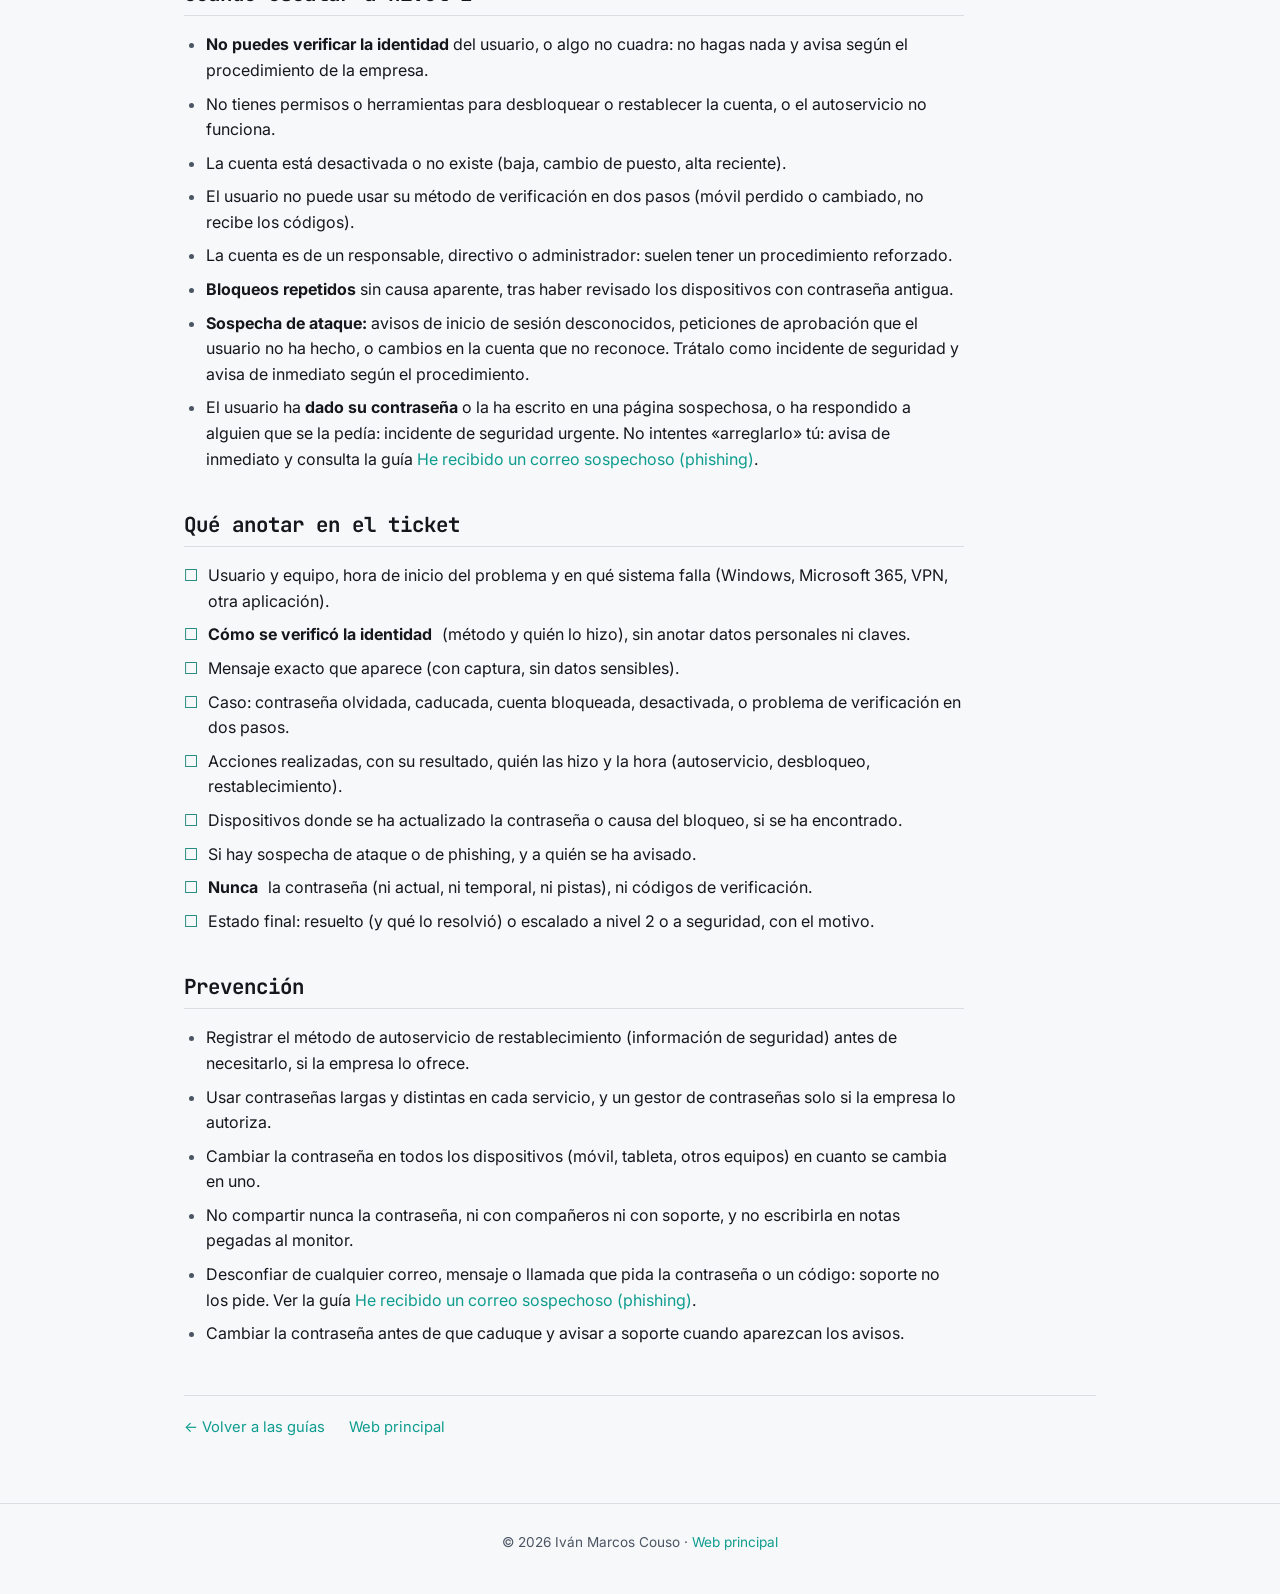
<file: guias/contrasena-cuenta-bloqueada.html>
<!DOCTYPE html>
<html lang="es">
<head>
<meta charset="UTF-8">
<meta name="viewport" content="width=device-width, initial-scale=1.0">
<title>He olvidado mi contraseña o tengo la cuenta bloqueada · Guías de soporte IT N1</title>
<meta name="description" content="Guía de soporte IT N1: qué hacer cuando un usuario ha olvidado su contraseña o tiene la cuenta bloqueada. Verificación de identidad obligatoria, autoservicio de restablecimiento, desbloqueo según procedimiento, cuándo escalar y qué anotar en el ticket.">
<meta name="author" content="Iván Marcos Couso">

<meta property="og:image" content="https://vantoxik.github.io/img/og-image.png">
<meta property="og:image:width" content="1200">
<meta property="og:image:height" content="630">
<meta property="og:image:alt" content="Iván Marcos Couso, Técnico de Soporte IT Junior | Sistemas y Redes. vantoxik.github.io">
<meta name="twitter:card" content="summary_large_image">

<link rel="canonical" href="https://vantoxik.github.io/guias/contrasena-cuenta-bloqueada.html">

<link rel="preconnect" href="https://fonts.googleapis.com">
<link rel="preconnect" href="https://fonts.gstatic.com" crossorigin>
<link href="https://fonts.googleapis.com/css2?family=Inter:wght@400;500;600;700&family=JetBrains+Mono:wght@400;500;700&display=swap" rel="stylesheet">

<link rel="stylesheet" href="../css/styles.css">
</head>
<body>

<a class="skip-link" href="#contenido">Saltar al contenido principal</a>

<header class="site-header">
  <nav class="nav" aria-label="Navegación principal">
    <a href="../index.html#inicio" class="nav__brand">IMC</a>
    <ul class="nav__links">
      <li><a href="../index.html#sobre-mi">Sobre mí</a></li>
      <li><a href="../index.html#competencias">Competencias</a></li>
      <li><a href="../index.html#proyectos">Proyectos</a></li>
      <li><a href="index.html" aria-current="true">Guías</a></li>
      <li><a href="../index.html#experiencia">Experiencia</a></li>
      <li><a href="../index.html#formacion">Formación</a></li>
      <li><a href="../index.html#contacto">Contacto</a></li>
    </ul>
    <button id="theme-toggle" class="theme-toggle" type="button" aria-label="Cambiar a modo claro" aria-pressed="false">
      <span aria-hidden="true">☀</span>
    </button>
  </nav>
</header>

<main id="contenido">
  <div class="guide-page">
    <div class="container">

      <nav class="guide-nav" aria-label="Enlaces de la guía">
        <a href="index.html">← Volver a las guías</a>
        <a href="../index.html">Web principal</a>
      </nav>

      <article class="guide-body">
        <h1 class="section__title">He olvidado mi contraseña o tengo la cuenta bloqueada</h1>

        <dl class="guide-meta">
          <div>
            <dt>Categoría</dt>
            <dd>Cuentas y correo</dd>
          </div>
          <div>
            <dt>Prioridad orientativa</dt>
            <dd><span class="priority priority--high">Alta</span></dd>
          </div>
          <div>
            <dt>Tiempo estimado</dt>
            <dd>5–15 min</dd>
          </div>
        </dl>

        <p class="guide-intro">
          Un usuario no puede entrar en su equipo, en el correo (Microsoft 365) o en otra aplicación de la empresa
          porque ha olvidado la contraseña, le ha caducado o su cuenta se ha bloqueado. Es una de las incidencias
          más delicadas del soporte: quien pide que le abran una cuenta puede no ser quien dice ser. Por eso esta
          guía empieza siempre por <strong>verificar la identidad</strong>, y solo después ayuda a usar el
          autoservicio de restablecimiento o a aplicar el procedimiento de desbloqueo de la empresa. Si el usuario
          menciona un correo o una página sospechosos, consulta también la guía
          <a href="correo-sospechoso-phishing.html">He recibido un correo sospechoso (phishing)</a>.
        </p>

        <div class="callout callout--warn">
          <div class="callout__label"><span aria-hidden="true">⚠</span> Precaución</div>
          <ul>
            <li><strong>Verifica la identidad del usuario ANTES de cualquier acción</strong>, siguiendo el procedimiento de la empresa. Si no puedes verificarla, no hagas nada y escala.</li>
            <li><strong>Nunca pidas, escuches ni anotes la contraseña del usuario</strong>, ni un código de verificación que le llegue al móvil o al correo. Tampoco en el ticket, por chat o por correo.</li>
            <li>No restablezcas ni desbloquees una cuenta si no tienes permiso y herramientas para ello: escala a quien las tenga.</li>
          </ul>
        </div>

        <nav class="guide-toc" aria-labelledby="toc-title">
          <h2 class="guide-toc__title" id="toc-title">En esta guía</h2>
          <ol>
            <li><a href="#sintomas">Síntomas</a></li>
            <li><a href="#preguntas">Preguntas al usuario</a></li>
            <li><a href="#comprobaciones">Comprobaciones rápidas</a></li>
            <li><a href="#diagnostico">Diagnóstico paso a paso</a></li>
            <li><a href="#solucion">Solución</a></li>
            <li><a href="#escalar">Cuándo escalar a nivel 2</a></li>
            <li><a href="#ticket">Qué anotar en el ticket</a></li>
            <li><a href="#prevencion">Prevención</a></li>
          </ol>
        </nav>

        <section class="guide-section" aria-labelledby="sintomas">
          <h2 id="sintomas">Síntomas</h2>
          <ul>
            <li>Al iniciar sesión en Windows o en Microsoft 365 aparece un mensaje de contraseña incorrecta, aunque el usuario cree que la escribe bien.</li>
            <li>Un mensaje indica que la cuenta está <strong>bloqueada</strong> (por demasiados intentos fallidos) o que hay que ponerse en contacto con el administrador.</li>
            <li>Windows o Microsoft 365 avisan de que la contraseña ha caducado y hay que cambiarla.</li>
            <li>Outlook, Teams u OneDrive piden la contraseña una y otra vez, o dejan de conectar tras cambiar la contraseña.</li>
            <li>El usuario no sabe o no recuerda su contraseña, o no ha llegado a tener una (empleado nuevo).</li>
          </ul>
        </section>

        <section class="guide-section" aria-labelledby="preguntas">
          <h2 id="preguntas">Preguntas al usuario</h2>
          <ol>
            <li><strong>Identificación primero.</strong> ¿Quién eres, cuál es tu puesto y cuál es tu usuario? <em>Verifícalo con el método que marque la empresa (por ejemplo, devolver la llamada a un teléfono registrado, confirmar con su responsable o pedir un dato que solo el usuario conozca). No basta con que quien llama o escribe diga quién es, ni siquiera si tiene mucha prisa.</em></li>
            <li>¿En qué falla exactamente: al encender el equipo (Windows), en el correo y Microsoft 365, en la VPN o en otra aplicación?</li>
            <li>¿Qué mensaje ves? Léemelo tal cual, <strong>sin decirme la contraseña</strong>. Si puedes, haz una captura de pantalla donde no aparezca.</li>
            <li>¿Cuándo funcionó por última vez? ¿Has cambiado la contraseña hace poco, o te ha avisado el sistema de que caducaba?</li>
            <li>¿Tienes la contraseña antigua guardada en otro sitio (móvil, tableta, Outlook en otro equipo, unidades de red)? <em>Un dispositivo que sigue intentando entrar con la contraseña vieja es una causa muy frecuente de bloqueos repetidos.</em></li>
            <li>¿Has recibido algún correo, mensaje o llamada pidiéndote tu contraseña, o has escrito tus datos en alguna página tras pulsar un enlace? <em>Si la respuesta es sí, trátalo como posible incidente de seguridad: mira «Cuándo escalar».</em></li>
            <li>¿Te han llegado avisos de inicio de sesión o peticiones de aprobar el acceso en el móvil que tú no has hecho? <em>Mismo caso: seguridad.</em></li>
          </ol>
        </section>

        <section class="guide-section" aria-labelledby="comprobaciones">
          <h2 id="comprobaciones">Comprobaciones rápidas</h2>
          <ul>
            <li><strong>Bloqueo de mayúsculas y teclado.</strong> Comprueba que <kbd>Bloq Mayús</kbd> está apagado y que el idioma del teclado es el correcto. El usuario puede pulsar el icono del ojo, si lo hay, para ver lo que escribe, siempre en un sitio donde nadie más vea la pantalla.</li>
            <li><strong>Usuario correcto.</strong> Comprueba que escribe el nombre de usuario o el correo completo, sin espacios ni errores.</li>
            <li><strong>Conexión.</strong> Sin red, un equipo puede no reconocer una contraseña cambiada hace poco. Si el equipo no tiene conexión, consulta antes la guía <a href="sin-internet.html">No tengo conexión a Internet</a>.</li>
            <li><strong>Otro acceso como prueba.</strong> Si hay duda de si es un fallo de cuenta o solo de un programa, pídele que pruebe a entrar en Outlook en la web desde otro dispositivo: si falla también, el problema es de la cuenta y no del equipo.</li>
            <li><strong>Esperar unos minutos.</strong> En algunas empresas el bloqueo por intentos fallidos se levanta solo pasado un tiempo. No sabes cuánto, porque depende de la política: no le pidas al usuario que siga probando mientras tanto, o volverá a bloquearla.</li>
          </ul>
        </section>

        <section class="guide-section" aria-labelledby="diagnostico">
          <h2 id="diagnostico">Diagnóstico paso a paso</h2>
          <ol>
            <li>
              <strong>Verifica la identidad del usuario.</strong> Sigue el procedimiento de la empresa. Anota qué
              método has usado (no los datos personales que te dio). Si no puedes completarlo o algo no cuadra,
              <strong>no sigas</strong>: informa según el procedimiento y escala.
            </li>
            <li>
              <strong>Averigua qué cuenta y dónde falla.</strong> No es lo mismo la sesión de Windows del equipo
              que la cuenta de Microsoft 365, la VPN u otra aplicación. Anota el mensaje exacto.
            </li>
            <li>
              <strong>Distingue el caso.</strong>
              <div class="table-wrap" tabindex="0" role="region" aria-label="Casos habituales y qué hacer">
                <table class="guide-table">
                  <thead>
                    <tr><th scope="col">Caso</th><th scope="col">Qué hacer</th></tr>
                  </thead>
                  <tbody>
                    <tr>
                      <td>Contraseña olvidada</td>
                      <td>Autoservicio de restablecimiento si la empresa lo tiene; si no, restablecimiento según el procedimiento (pasos siguientes).</td>
                    </tr>
                    <tr>
                      <td>Contraseña caducada («hay que cambiarla»)</td>
                      <td>El usuario conoce la contraseña actual: puede cambiarla él mismo (sección Solución).</td>
                    </tr>
                    <tr>
                      <td>Cuenta bloqueada por intentos fallidos</td>
                      <td>Desbloqueo según procedimiento y permisos. Busca la causa (dispositivo con contraseña antigua) para que no se repita.</td>
                    </tr>
                    <tr>
                      <td>Cuenta desactivada o inexistente (baja, cambio de puesto, empleado nuevo)</td>
                      <td>No es un problema de contraseña: escala, porque hay que consultar con RR. HH. o con quien gestione las altas y bajas.</td>
                    </tr>
                    <tr>
                      <td>Pide un código o aprobar el acceso en el móvil y no puede (verificación en dos pasos)</td>
                      <td>No tienes que ver ni recibir los códigos. Escala según el procedimiento de seguridad de la empresa.</td>
                    </tr>
                    <tr>
                      <td>Bloqueos repetidos, avisos de acceso desconocido o peticiones de aprobación que el usuario no ha hecho</td>
                      <td>Posible ataque: sigue el procedimiento de seguridad de la empresa y escala de inmediato.</td>
                    </tr>
                  </tbody>
                </table>
              </div>
            </li>
            <li>
              <strong>Comprueba si la empresa tiene autoservicio de restablecimiento.</strong> Con la verificación
              de identidad ya hecha, pregúntale al usuario si se registró en el autoservicio y, si la empresa lo
              tiene, guíale para que lo haga él mismo desde otro dispositivo (por ejemplo, su móvil):
              <ul>
                <li>La página de restablecimiento de Microsoft para cuentas de trabajo o del centro educativo es <code>passwordreset.microsoftonline.com</code>; allí se elige «He olvidado mi contraseña».</li>
                <li>El usuario demuestra su identidad con el método que registró (información de seguridad, como el móvil). <strong>Los códigos los ve y los escribe solo él; no se los pidas.</strong></li>
                <li>Según Microsoft, solo funciona si el administrador de la empresa ha activado esa característica. Si el usuario no ve la opción, no está activada: pasa al paso siguiente.</li>
              </ul>
            </li>
            <li>
              <strong>Sin autoservicio, o si falla: restablece o desbloquea solo si tienes permiso.</strong> Si tu
              rol y las herramientas de administración de cuentas de la empresa te lo permiten y el procedimiento lo
              indica, hazlo tal como esté definido (por ejemplo, con una contraseña temporal que el usuario debe
              cambiar al entrar). Si no tienes permisos, escala a nivel 2 o a quien gestione las cuentas.
              <div class="callout callout--tool">
                <div class="callout__label"><span aria-hidden="true">🧰</span> Con IT Support Toolkit</div>
                <p>
                  El Toolkit no gestiona cuentas ni contraseñas, así que aquí no hay una opción que aplicar. Solo
                  ayuda si sospechas que el problema es de conexión (por ejemplo, el equipo no consigue validar la
                  cuenta): opción <strong>2 · Diagnóstico de red</strong>, que solo lee datos.
                </p>
              </div>
            </li>
            <li>
              <strong>Comprueba que todo funciona y busca la causa del bloqueo.</strong> Con la contraseña nueva,
              el usuario inicia sesión en Windows, Outlook y Teams. Pídele que actualice la contraseña en todos
              los sitios donde la tenga guardada (móvil, tableta, otro equipo, unidades de red, VPN). Si dejas un
              dispositivo con la contraseña vieja, la cuenta volverá a bloquearse.
            </li>
          </ol>
        </section>

        <section class="guide-section" aria-labelledby="solucion">
          <h2 id="solucion">Solución</h2>

          <h3>Contraseña olvidada</h3>
          <p>Con la identidad verificada, usa el autoservicio de restablecimiento si la empresa lo tiene. Si no, restablece la contraseña solo si tu rol y el procedimiento lo permiten: la contraseña temporal se entrega por el canal que marque la empresa y debe cambiarse al primer inicio de sesión. <strong>No la anotes en el ticket ni la envíes por un canal que no sea el aprobado.</strong> Si no puedes hacerlo, escala.</p>

          <h3>Contraseña caducada</h3>
          <p>Si el usuario conoce la contraseña actual, puede cambiarla él mismo: en Windows, pulsando <kbd>Ctrl</kbd> + <kbd>Alt</kbd> + <kbd>Supr</kbd> y eligiendo «Cambiar una contraseña», o desde el aviso del propio inicio de sesión. Debe escoger una contraseña nueva, larga y que no haya usado antes. Para cuentas de trabajo de Microsoft 365, el cambio también puede hacerse desde el portal de cuenta de la empresa. Después, actualiza la contraseña en el resto de dispositivos.</p>

          <h3>Cuenta bloqueada</h3>
          <p>Si el bloqueo no se levanta solo pasado un tiempo, hay que desbloquear la cuenta según el procedimiento de la empresa y con quien tenga permisos. Antes de dar el caso por cerrado, busca la causa: un móvil, un Outlook en otro equipo o una unidad de red con la contraseña antigua son lo más habitual. Sin corregirla, la cuenta se volverá a bloquear.</p>

          <div class="callout callout--warn">
            <div class="callout__label"><span aria-hidden="true">⚠</span> Precaución</div>
            <ul>
              <li>No des pistas sobre la contraseña ni la enseñes o leas en voz alta.</li>
              <li>No des una contraseña temporal por teléfono, chat o correo sin canal aprobado por la empresa, ni a alguien que no sea el usuario verificado.</li>
              <li>Si la empresa exige una verificación reforzada (por ejemplo, para cuentas de responsables o administradores), aplícala aunque el usuario tenga prisa.</li>
            </ul>
          </div>

          <p>
            <strong>Antes de cerrar:</strong> pide al usuario que confirme que ya entra en Windows, Outlook y Teams
            sin que le vuelva a pedir la contraseña, y que ha actualizado la contraseña en sus otros dispositivos.
            Recuérdale que no la comparta con nadie, ni siquiera con soporte.
          </p>
        </section>

        <section class="guide-section" aria-labelledby="escalar">
          <h2 id="escalar">Cuándo escalar a nivel 2</h2>
          <ul>
            <li><strong>No puedes verificar la identidad</strong> del usuario, o algo no cuadra: no hagas nada y avisa según el procedimiento de la empresa.</li>
            <li>No tienes permisos o herramientas para desbloquear o restablecer la cuenta, o el autoservicio no funciona.</li>
            <li>La cuenta está desactivada o no existe (baja, cambio de puesto, alta reciente).</li>
            <li>El usuario no puede usar su método de verificación en dos pasos (móvil perdido o cambiado, no recibe los códigos).</li>
            <li>La cuenta es de un responsable, directivo o administrador: suelen tener un procedimiento reforzado.</li>
            <li><strong>Bloqueos repetidos</strong> sin causa aparente, tras haber revisado los dispositivos con contraseña antigua.</li>
            <li><strong>Sospecha de ataque:</strong> avisos de inicio de sesión desconocidos, peticiones de aprobación que el usuario no ha hecho, o cambios en la cuenta que no reconoce. Trátalo como incidente de seguridad y avisa de inmediato según el procedimiento.</li>
            <li>El usuario ha <strong>dado su contraseña</strong> o la ha escrito en una página sospechosa, o ha respondido a alguien que se la pedía: incidente de seguridad urgente. No intentes «arreglarlo» tú: avisa de inmediato y consulta la guía <a href="correo-sospechoso-phishing.html">He recibido un correo sospechoso (phishing)</a>.</li>
          </ul>
        </section>

        <section class="guide-section" aria-labelledby="ticket">
          <h2 id="ticket">Qué anotar en el ticket</h2>
          <ul class="checklist">
            <li>Usuario y equipo, hora de inicio del problema y en qué sistema falla (Windows, Microsoft 365, VPN, otra aplicación).</li>
            <li><strong>Cómo se verificó la identidad</strong> (método y quién lo hizo), sin anotar datos personales ni claves.</li>
            <li>Mensaje exacto que aparece (con captura, sin datos sensibles).</li>
            <li>Caso: contraseña olvidada, caducada, cuenta bloqueada, desactivada, o problema de verificación en dos pasos.</li>
            <li>Acciones realizadas, con su resultado, quién las hizo y la hora (autoservicio, desbloqueo, restablecimiento).</li>
            <li>Dispositivos donde se ha actualizado la contraseña o causa del bloqueo, si se ha encontrado.</li>
            <li>Si hay sospecha de ataque o de phishing, y a quién se ha avisado.</li>
            <li><strong>Nunca</strong> la contraseña (ni actual, ni temporal, ni pistas), ni códigos de verificación.</li>
            <li>Estado final: resuelto (y qué lo resolvió) o escalado a nivel 2 o a seguridad, con el motivo.</li>
          </ul>
        </section>

        <section class="guide-section" aria-labelledby="prevencion">
          <h2 id="prevencion">Prevención</h2>
          <ul>
            <li>Registrar el método de autoservicio de restablecimiento (información de seguridad) antes de necesitarlo, si la empresa lo ofrece.</li>
            <li>Usar contraseñas largas y distintas en cada servicio, y un gestor de contraseñas solo si la empresa lo autoriza.</li>
            <li>Cambiar la contraseña en todos los dispositivos (móvil, tableta, otros equipos) en cuanto se cambia en uno.</li>
            <li>No compartir nunca la contraseña, ni con compañeros ni con soporte, y no escribirla en notas pegadas al monitor.</li>
            <li>Desconfiar de cualquier correo, mensaje o llamada que pida la contraseña o un código: soporte no los pide. Ver la guía <a href="correo-sospechoso-phishing.html">He recibido un correo sospechoso (phishing)</a>.</li>
            <li>Cambiar la contraseña antes de que caduque y avisar a soporte cuando aparezcan los avisos.</li>
          </ul>
        </section>
      </article>

      <nav class="guide-nav guide-nav--bottom" aria-label="Enlaces al final de la guía">
        <a href="index.html">← Volver a las guías</a>
        <a href="../index.html">Web principal</a>
      </nav>

    </div>
  </div>
</main>

<footer class="site-footer">
  <div class="container">
    <p>&copy; 2026 Iván Marcos Couso · <a href="../index.html">Web principal</a></p>
  </div>
</footer>

<script src="../js/main.js"></script>
</body>
</html>
</file>
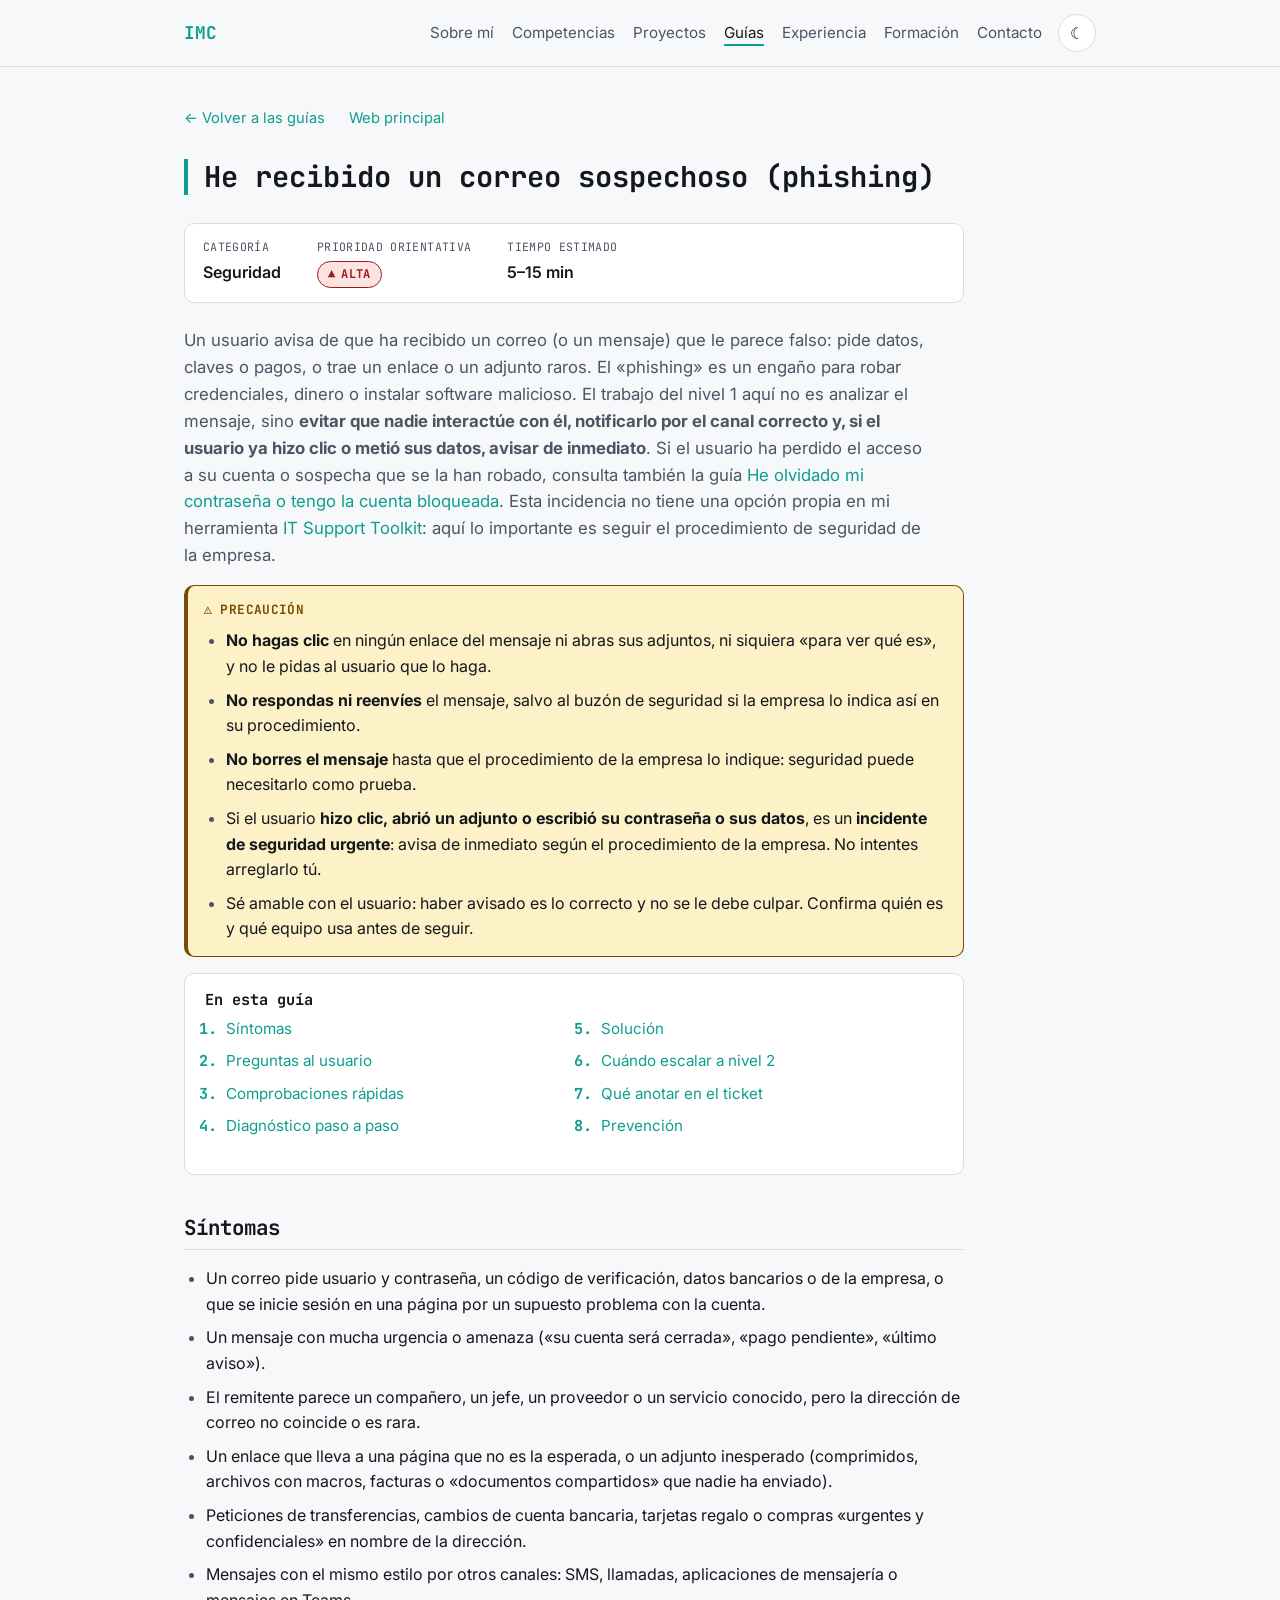
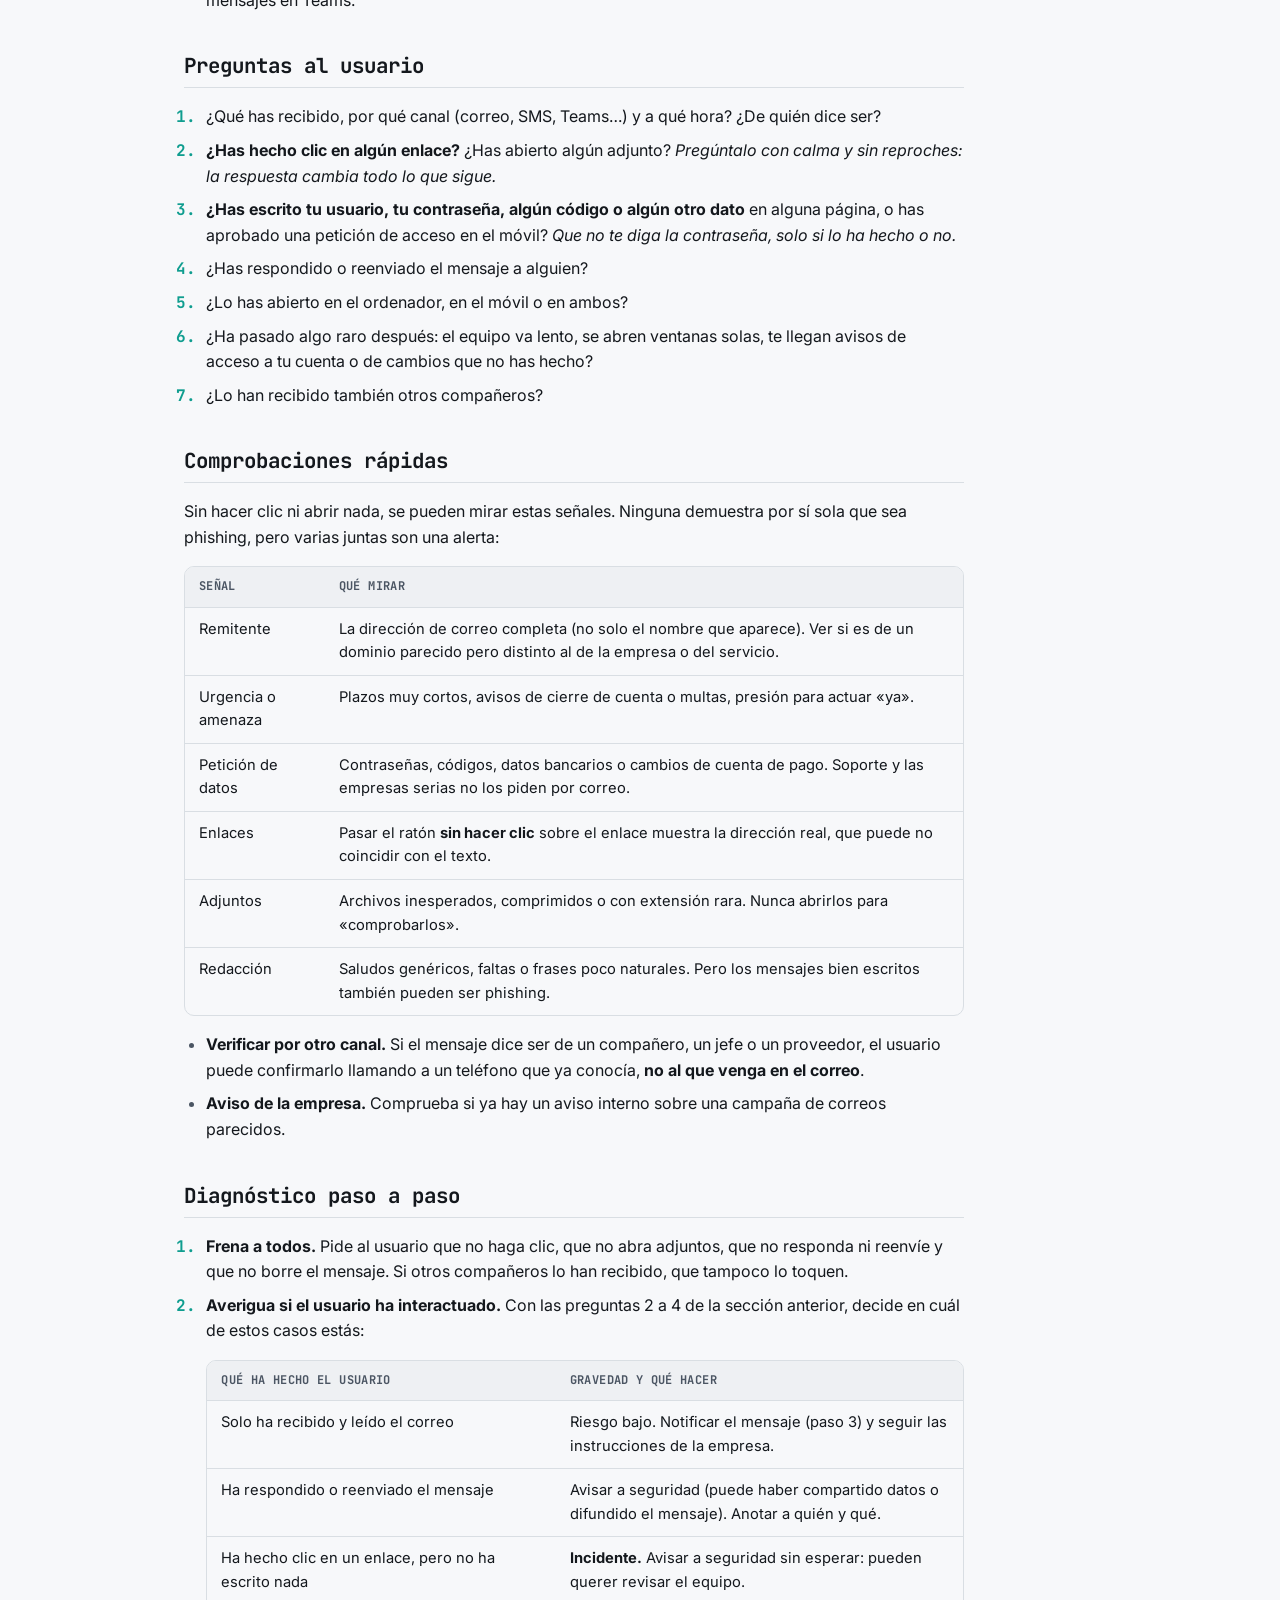
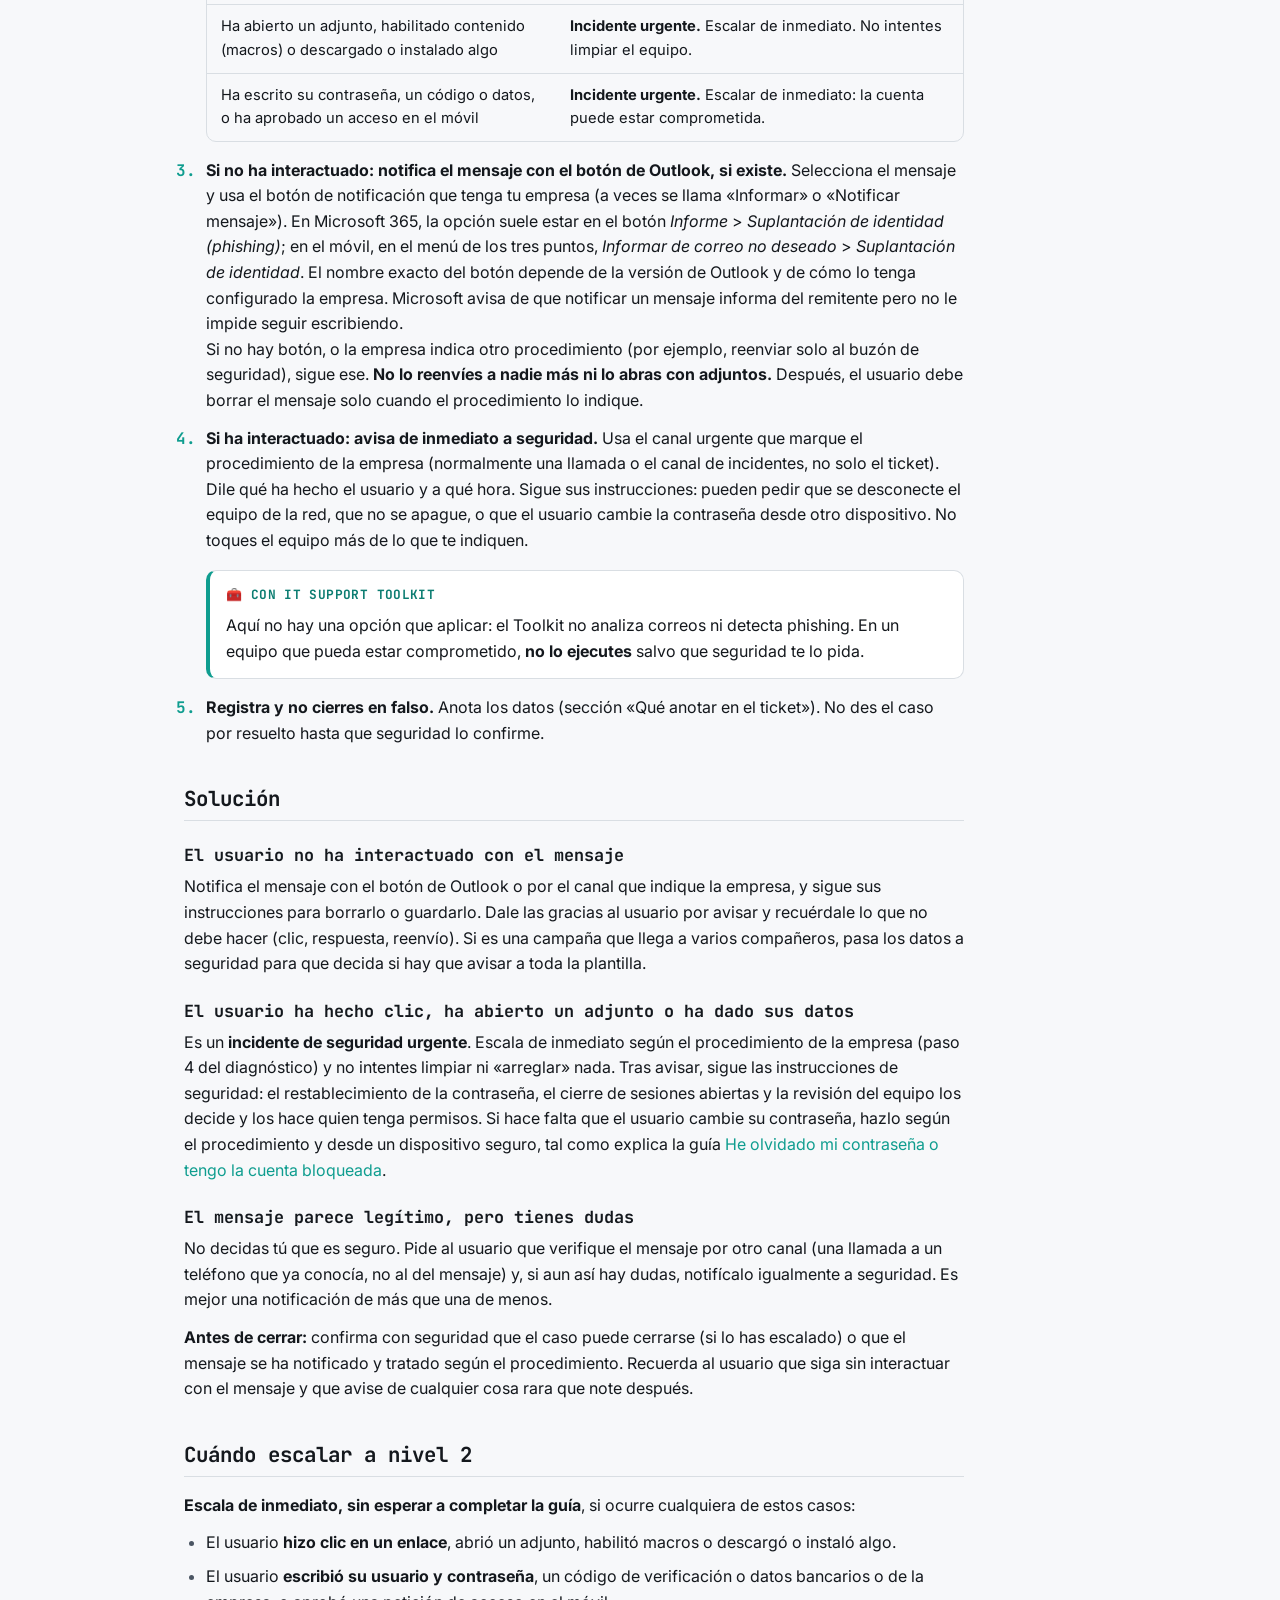
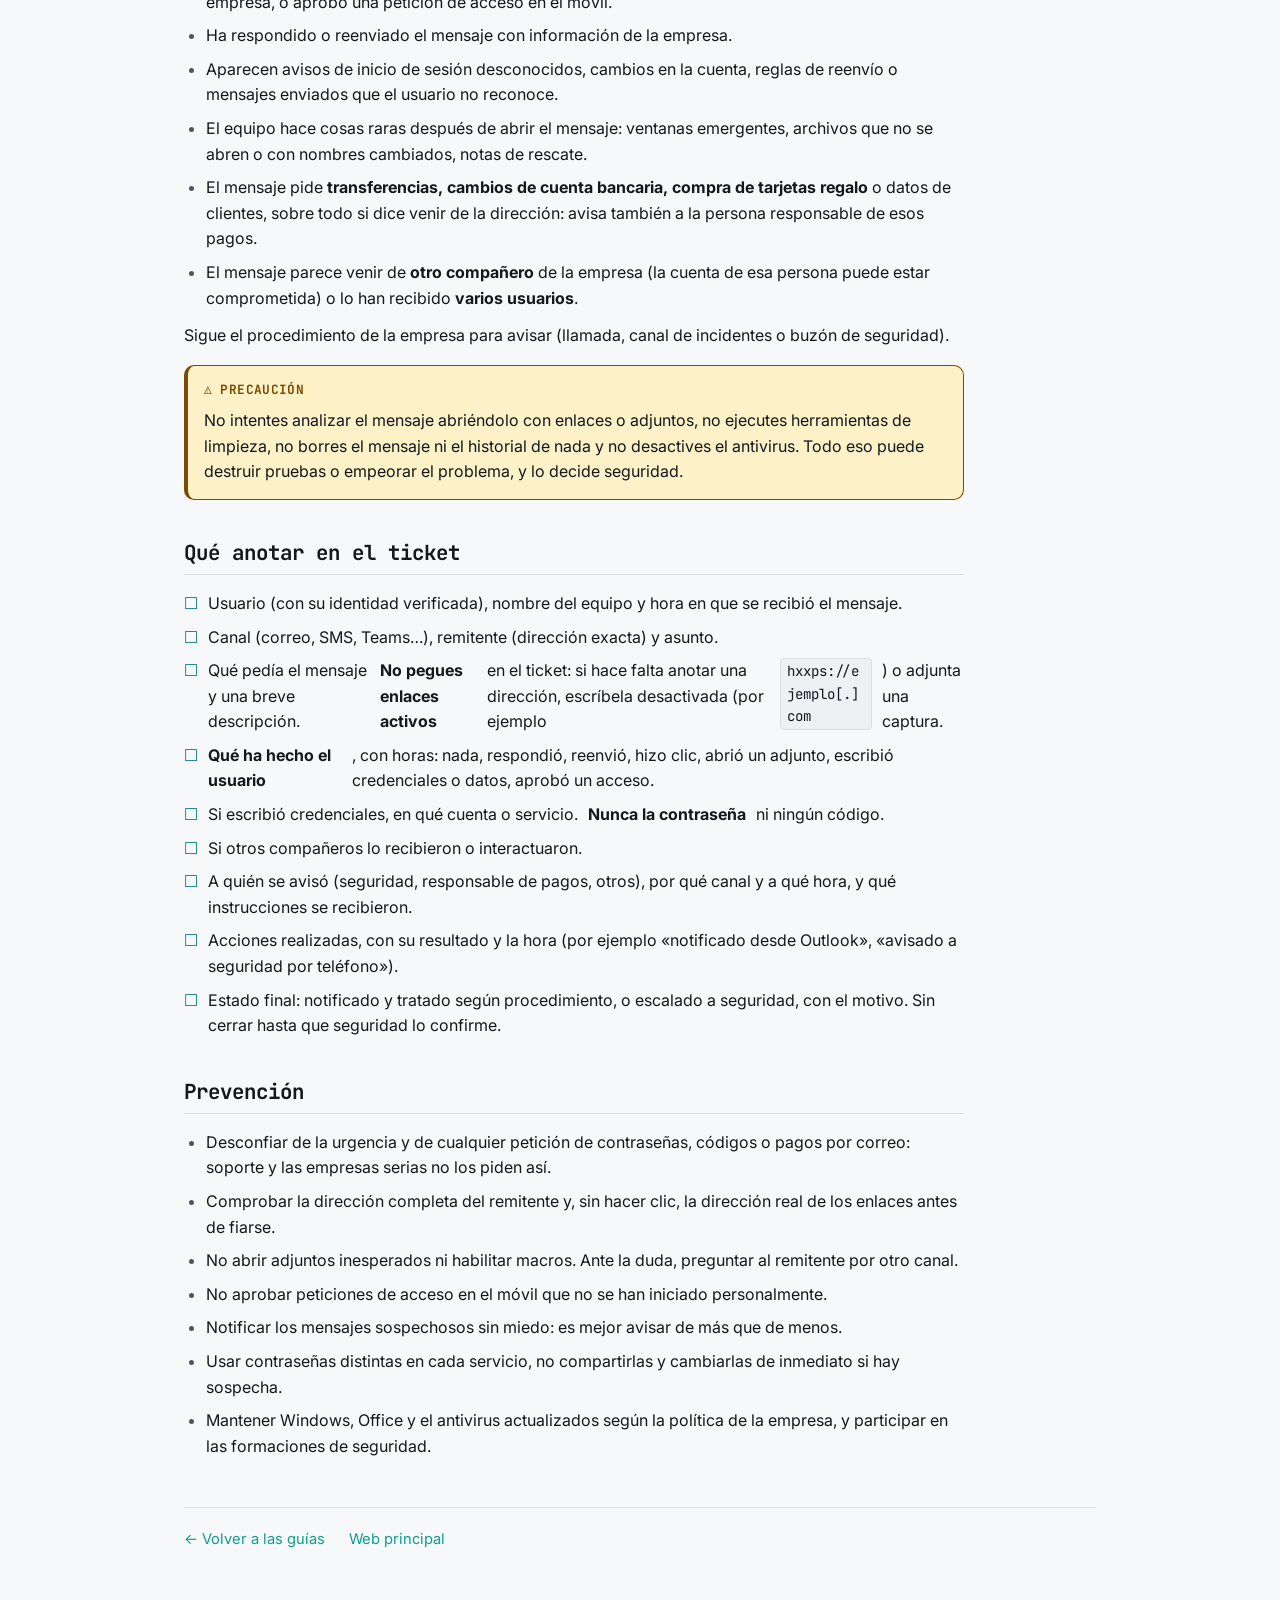
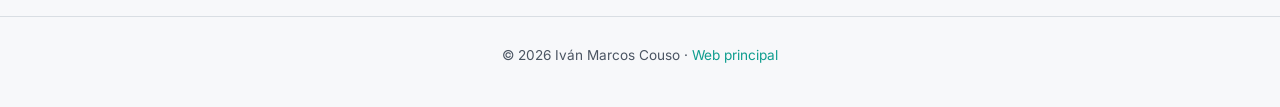
<file: guias/correo-sospechoso-phishing.html>
<!DOCTYPE html>
<html lang="es">
<head>
<meta charset="UTF-8">
<meta name="viewport" content="width=device-width, initial-scale=1.0">
<title>He recibido un correo sospechoso (phishing) · Guías de soporte IT N1</title>
<meta name="description" content="Guía de soporte IT N1: qué hacer cuando un usuario recibe un correo sospechoso o de phishing. No hacer clic, no responder ni reenviar, notificar con Outlook, y tratar como incidente de seguridad urgente si el usuario hizo clic o introdujo credenciales.">
<meta name="author" content="Iván Marcos Couso">

<meta property="og:image" content="https://vantoxik.github.io/img/og-image.png">
<meta property="og:image:width" content="1200">
<meta property="og:image:height" content="630">
<meta property="og:image:alt" content="Iván Marcos Couso, Técnico de Soporte IT Junior | Sistemas y Redes. vantoxik.github.io">
<meta name="twitter:card" content="summary_large_image">

<link rel="canonical" href="https://vantoxik.github.io/guias/correo-sospechoso-phishing.html">

<link rel="preconnect" href="https://fonts.googleapis.com">
<link rel="preconnect" href="https://fonts.gstatic.com" crossorigin>
<link href="https://fonts.googleapis.com/css2?family=Inter:wght@400;500;600;700&family=JetBrains+Mono:wght@400;500;700&display=swap" rel="stylesheet">

<link rel="stylesheet" href="../css/styles.css">
</head>
<body>

<a class="skip-link" href="#contenido">Saltar al contenido principal</a>

<header class="site-header">
  <nav class="nav" aria-label="Navegación principal">
    <a href="../index.html#inicio" class="nav__brand">IMC</a>
    <ul class="nav__links">
      <li><a href="../index.html#sobre-mi">Sobre mí</a></li>
      <li><a href="../index.html#competencias">Competencias</a></li>
      <li><a href="../index.html#proyectos">Proyectos</a></li>
      <li><a href="index.html" aria-current="true">Guías</a></li>
      <li><a href="../index.html#experiencia">Experiencia</a></li>
      <li><a href="../index.html#formacion">Formación</a></li>
      <li><a href="../index.html#contacto">Contacto</a></li>
    </ul>
    <button id="theme-toggle" class="theme-toggle" type="button" aria-label="Cambiar a modo claro" aria-pressed="false">
      <span aria-hidden="true">☀</span>
    </button>
  </nav>
</header>

<main id="contenido">
  <div class="guide-page">
    <div class="container">

      <nav class="guide-nav" aria-label="Enlaces de la guía">
        <a href="index.html">← Volver a las guías</a>
        <a href="../index.html">Web principal</a>
      </nav>

      <article class="guide-body">
        <h1 class="section__title">He recibido un correo sospechoso (phishing)</h1>

        <dl class="guide-meta">
          <div>
            <dt>Categoría</dt>
            <dd>Seguridad</dd>
          </div>
          <div>
            <dt>Prioridad orientativa</dt>
            <dd><span class="priority priority--high">Alta</span></dd>
          </div>
          <div>
            <dt>Tiempo estimado</dt>
            <dd>5–15 min</dd>
          </div>
        </dl>

        <p class="guide-intro">
          Un usuario avisa de que ha recibido un correo (o un mensaje) que le parece falso: pide datos, claves o
          pagos, o trae un enlace o un adjunto raros. El «phishing» es un engaño para robar credenciales, dinero o
          instalar software malicioso. El trabajo del nivel 1 aquí no es analizar el mensaje, sino <strong>evitar
          que nadie interactúe con él, notificarlo por el canal correcto y, si el usuario ya hizo clic o metió sus
          datos, avisar de inmediato</strong>. Si el usuario ha perdido el acceso a su cuenta o sospecha que se la
          han robado, consulta también la guía
          <a href="contrasena-cuenta-bloqueada.html">He olvidado mi contraseña o tengo la cuenta bloqueada</a>.
          Esta incidencia no tiene una opción propia en mi herramienta
          <a href="https://github.com/VanToxiK/it-support-toolkit" target="_blank" rel="noopener noreferrer">IT Support Toolkit</a>:
          aquí lo importante es seguir el procedimiento de seguridad de la empresa.
        </p>

        <div class="callout callout--warn">
          <div class="callout__label"><span aria-hidden="true">⚠</span> Precaución</div>
          <ul>
            <li><strong>No hagas clic</strong> en ningún enlace del mensaje ni abras sus adjuntos, ni siquiera «para ver qué es», y no le pidas al usuario que lo haga.</li>
            <li><strong>No respondas ni reenvíes</strong> el mensaje, salvo al buzón de seguridad si la empresa lo indica así en su procedimiento.</li>
            <li><strong>No borres el mensaje</strong> hasta que el procedimiento de la empresa lo indique: seguridad puede necesitarlo como prueba.</li>
            <li>Si el usuario <strong>hizo clic, abrió un adjunto o escribió su contraseña o sus datos</strong>, es un <strong>incidente de seguridad urgente</strong>: avisa de inmediato según el procedimiento de la empresa. No intentes arreglarlo tú.</li>
            <li>Sé amable con el usuario: haber avisado es lo correcto y no se le debe culpar. Confirma quién es y qué equipo usa antes de seguir.</li>
          </ul>
        </div>

        <nav class="guide-toc" aria-labelledby="toc-title">
          <h2 class="guide-toc__title" id="toc-title">En esta guía</h2>
          <ol>
            <li><a href="#sintomas">Síntomas</a></li>
            <li><a href="#preguntas">Preguntas al usuario</a></li>
            <li><a href="#comprobaciones">Comprobaciones rápidas</a></li>
            <li><a href="#diagnostico">Diagnóstico paso a paso</a></li>
            <li><a href="#solucion">Solución</a></li>
            <li><a href="#escalar">Cuándo escalar a nivel 2</a></li>
            <li><a href="#ticket">Qué anotar en el ticket</a></li>
            <li><a href="#prevencion">Prevención</a></li>
          </ol>
        </nav>

        <section class="guide-section" aria-labelledby="sintomas">
          <h2 id="sintomas">Síntomas</h2>
          <ul>
            <li>Un correo pide usuario y contraseña, un código de verificación, datos bancarios o de la empresa, o que se inicie sesión en una página por un supuesto problema con la cuenta.</li>
            <li>Un mensaje con mucha urgencia o amenaza («su cuenta será cerrada», «pago pendiente», «último aviso»).</li>
            <li>El remitente parece un compañero, un jefe, un proveedor o un servicio conocido, pero la dirección de correo no coincide o es rara.</li>
            <li>Un enlace que lleva a una página que no es la esperada, o un adjunto inesperado (comprimidos, archivos con macros, facturas o «documentos compartidos» que nadie ha enviado).</li>
            <li>Peticiones de transferencias, cambios de cuenta bancaria, tarjetas regalo o compras «urgentes y confidenciales» en nombre de la dirección.</li>
            <li>Mensajes con el mismo estilo por otros canales: SMS, llamadas, aplicaciones de mensajería o mensajes en Teams.</li>
          </ul>
        </section>

        <section class="guide-section" aria-labelledby="preguntas">
          <h2 id="preguntas">Preguntas al usuario</h2>
          <ol>
            <li>¿Qué has recibido, por qué canal (correo, SMS, Teams…) y a qué hora? ¿De quién dice ser?</li>
            <li><strong>¿Has hecho clic en algún enlace?</strong> ¿Has abierto algún adjunto? <em>Pregúntalo con calma y sin reproches: la respuesta cambia todo lo que sigue.</em></li>
            <li><strong>¿Has escrito tu usuario, tu contraseña, algún código o algún otro dato</strong> en alguna página, o has aprobado una petición de acceso en el móvil? <em>Que no te diga la contraseña, solo si lo ha hecho o no.</em></li>
            <li>¿Has respondido o reenviado el mensaje a alguien?</li>
            <li>¿Lo has abierto en el ordenador, en el móvil o en ambos?</li>
            <li>¿Ha pasado algo raro después: el equipo va lento, se abren ventanas solas, te llegan avisos de acceso a tu cuenta o de cambios que no has hecho?</li>
            <li>¿Lo han recibido también otros compañeros?</li>
          </ol>
        </section>

        <section class="guide-section" aria-labelledby="comprobaciones">
          <h2 id="comprobaciones">Comprobaciones rápidas</h2>
          <p>Sin hacer clic ni abrir nada, se pueden mirar estas señales. Ninguna demuestra por sí sola que sea phishing, pero varias juntas son una alerta:</p>
          <div class="table-wrap" tabindex="0" role="region" aria-label="Señales de un correo sospechoso">
            <table class="guide-table">
              <thead>
                <tr><th scope="col">Señal</th><th scope="col">Qué mirar</th></tr>
              </thead>
              <tbody>
                <tr>
                  <td>Remitente</td>
                  <td>La dirección de correo completa (no solo el nombre que aparece). Ver si es de un dominio parecido pero distinto al de la empresa o del servicio.</td>
                </tr>
                <tr>
                  <td>Urgencia o amenaza</td>
                  <td>Plazos muy cortos, avisos de cierre de cuenta o multas, presión para actuar «ya».</td>
                </tr>
                <tr>
                  <td>Petición de datos</td>
                  <td>Contraseñas, códigos, datos bancarios o cambios de cuenta de pago. Soporte y las empresas serias no los piden por correo.</td>
                </tr>
                <tr>
                  <td>Enlaces</td>
                  <td>Pasar el ratón <strong>sin hacer clic</strong> sobre el enlace muestra la dirección real, que puede no coincidir con el texto.</td>
                </tr>
                <tr>
                  <td>Adjuntos</td>
                  <td>Archivos inesperados, comprimidos o con extensión rara. Nunca abrirlos para «comprobarlos».</td>
                </tr>
                <tr>
                  <td>Redacción</td>
                  <td>Saludos genéricos, faltas o frases poco naturales. Pero los mensajes bien escritos también pueden ser phishing.</td>
                </tr>
              </tbody>
            </table>
          </div>
          <ul>
            <li><strong>Verificar por otro canal.</strong> Si el mensaje dice ser de un compañero, un jefe o un proveedor, el usuario puede confirmarlo llamando a un teléfono que ya conocía, <strong>no al que venga en el correo</strong>.</li>
            <li><strong>Aviso de la empresa.</strong> Comprueba si ya hay un aviso interno sobre una campaña de correos parecidos.</li>
          </ul>
        </section>

        <section class="guide-section" aria-labelledby="diagnostico">
          <h2 id="diagnostico">Diagnóstico paso a paso</h2>
          <ol>
            <li>
              <strong>Frena a todos.</strong> Pide al usuario que no haga clic, que no abra adjuntos, que no
              responda ni reenvíe y que no borre el mensaje. Si otros compañeros lo han recibido, que tampoco lo
              toquen.
            </li>
            <li>
              <strong>Averigua si el usuario ha interactuado.</strong> Con las preguntas 2 a 4 de la sección
              anterior, decide en cuál de estos casos estás:
              <div class="table-wrap" tabindex="0" role="region" aria-label="Qué hacer según lo que haya hecho el usuario">
                <table class="guide-table">
                  <thead>
                    <tr><th scope="col">Qué ha hecho el usuario</th><th scope="col">Gravedad y qué hacer</th></tr>
                  </thead>
                  <tbody>
                    <tr>
                      <td>Solo ha recibido y leído el correo</td>
                      <td>Riesgo bajo. Notificar el mensaje (paso 3) y seguir las instrucciones de la empresa.</td>
                    </tr>
                    <tr>
                      <td>Ha respondido o reenviado el mensaje</td>
                      <td>Avisar a seguridad (puede haber compartido datos o difundido el mensaje). Anotar a quién y qué.</td>
                    </tr>
                    <tr>
                      <td>Ha hecho clic en un enlace, pero no ha escrito nada</td>
                      <td><strong>Incidente.</strong> Avisar a seguridad sin esperar: pueden querer revisar el equipo.</td>
                    </tr>
                    <tr>
                      <td>Ha abierto un adjunto, habilitado contenido (macros) o descargado o instalado algo</td>
                      <td><strong>Incidente urgente.</strong> Escalar de inmediato. No intentes limpiar el equipo.</td>
                    </tr>
                    <tr>
                      <td>Ha escrito su contraseña, un código o datos, o ha aprobado un acceso en el móvil</td>
                      <td><strong>Incidente urgente.</strong> Escalar de inmediato: la cuenta puede estar comprometida.</td>
                    </tr>
                  </tbody>
                </table>
              </div>
            </li>
            <li>
              <strong>Si no ha interactuado: notifica el mensaje con el botón de Outlook, si existe.</strong>
              Selecciona el mensaje y usa el botón de notificación que tenga tu empresa (a veces se llama «Informar»
              o «Notificar mensaje»). En Microsoft 365, la opción suele estar en el botón <em>Informe</em> &gt;
              <em>Suplantación de identidad (phishing)</em>; en el móvil, en el menú de los tres puntos, <em>Informar
              de correo no deseado</em> &gt; <em>Suplantación de identidad</em>. El nombre exacto del botón depende
              de la versión de Outlook y de cómo lo tenga configurado la empresa. Microsoft avisa de que notificar un
              mensaje informa del remitente pero no le impide seguir escribiendo.
              <p>Si no hay botón, o la empresa indica otro procedimiento (por ejemplo, reenviar solo al buzón de seguridad), sigue ese. <strong>No lo reenvíes a nadie más ni lo abras con adjuntos.</strong> Después, el usuario debe borrar el mensaje solo cuando el procedimiento lo indique.</p>
            </li>
            <li>
              <strong>Si ha interactuado: avisa de inmediato a seguridad.</strong> Usa el canal urgente que marque
              el procedimiento de la empresa (normalmente una llamada o el canal de incidentes, no solo el ticket).
              Dile qué ha hecho el usuario y a qué hora. Sigue sus instrucciones: pueden pedir que se desconecte el
              equipo de la red, que no se apague, o que el usuario cambie la contraseña desde otro dispositivo. No
              toques el equipo más de lo que te indiquen.
              <div class="callout callout--tool">
                <div class="callout__label"><span aria-hidden="true">🧰</span> Con IT Support Toolkit</div>
                <p>
                  Aquí no hay una opción que aplicar: el Toolkit no analiza correos ni detecta phishing. En un equipo
                  que pueda estar comprometido, <strong>no lo ejecutes</strong> salvo que seguridad te lo pida.
                </p>
              </div>
            </li>
            <li>
              <strong>Registra y no cierres en falso.</strong> Anota los datos (sección «Qué anotar en el ticket»).
              No des el caso por resuelto hasta que seguridad lo confirme.
            </li>
          </ol>
        </section>

        <section class="guide-section" aria-labelledby="solucion">
          <h2 id="solucion">Solución</h2>

          <h3>El usuario no ha interactuado con el mensaje</h3>
          <p>Notifica el mensaje con el botón de Outlook o por el canal que indique la empresa, y sigue sus instrucciones para borrarlo o guardarlo. Dale las gracias al usuario por avisar y recuérdale lo que no debe hacer (clic, respuesta, reenvío). Si es una campaña que llega a varios compañeros, pasa los datos a seguridad para que decida si hay que avisar a toda la plantilla.</p>

          <h3>El usuario ha hecho clic, ha abierto un adjunto o ha dado sus datos</h3>
          <p>Es un <strong>incidente de seguridad urgente</strong>. Escala de inmediato según el procedimiento de la empresa (paso 4 del diagnóstico) y no intentes limpiar ni «arreglar» nada. Tras avisar, sigue las instrucciones de seguridad: el restablecimiento de la contraseña, el cierre de sesiones abiertas y la revisión del equipo los decide y los hace quien tenga permisos. Si hace falta que el usuario cambie su contraseña, hazlo según el procedimiento y desde un dispositivo seguro, tal como explica la guía <a href="contrasena-cuenta-bloqueada.html">He olvidado mi contraseña o tengo la cuenta bloqueada</a>.</p>

          <h3>El mensaje parece legítimo, pero tienes dudas</h3>
          <p>No decidas tú que es seguro. Pide al usuario que verifique el mensaje por otro canal (una llamada a un teléfono que ya conocía, no al del mensaje) y, si aun así hay dudas, notifícalo igualmente a seguridad. Es mejor una notificación de más que una de menos.</p>

          <p>
            <strong>Antes de cerrar:</strong> confirma con seguridad que el caso puede cerrarse (si lo has
            escalado) o que el mensaje se ha notificado y tratado según el procedimiento. Recuerda al usuario que
            siga sin interactuar con el mensaje y que avise de cualquier cosa rara que note después.
          </p>
        </section>

        <section class="guide-section" aria-labelledby="escalar">
          <h2 id="escalar">Cuándo escalar a nivel 2</h2>
          <p><strong>Escala de inmediato, sin esperar a completar la guía</strong>, si ocurre cualquiera de estos casos:</p>
          <ul>
            <li>El usuario <strong>hizo clic en un enlace</strong>, abrió un adjunto, habilitó macros o descargó o instaló algo.</li>
            <li>El usuario <strong>escribió su usuario y contraseña</strong>, un código de verificación o datos bancarios o de la empresa, o aprobó una petición de acceso en el móvil.</li>
            <li>Ha respondido o reenviado el mensaje con información de la empresa.</li>
            <li>Aparecen avisos de inicio de sesión desconocidos, cambios en la cuenta, reglas de reenvío o mensajes enviados que el usuario no reconoce.</li>
            <li>El equipo hace cosas raras después de abrir el mensaje: ventanas emergentes, archivos que no se abren o con nombres cambiados, notas de rescate.</li>
            <li>El mensaje pide <strong>transferencias, cambios de cuenta bancaria, compra de tarjetas regalo</strong> o datos de clientes, sobre todo si dice venir de la dirección: avisa también a la persona responsable de esos pagos.</li>
            <li>El mensaje parece venir de <strong>otro compañero</strong> de la empresa (la cuenta de esa persona puede estar comprometida) o lo han recibido <strong>varios usuarios</strong>.</li>
          </ul>
          <p>Sigue el procedimiento de la empresa para avisar (llamada, canal de incidentes o buzón de seguridad).</p>
          <div class="callout callout--warn">
            <div class="callout__label"><span aria-hidden="true">⚠</span> Precaución</div>
            <p>
              No intentes analizar el mensaje abriéndolo con enlaces o adjuntos, no ejecutes herramientas de
              limpieza, no borres el mensaje ni el historial de nada y no desactives el antivirus. Todo eso puede
              destruir pruebas o empeorar el problema, y lo decide seguridad.
            </p>
          </div>
        </section>

        <section class="guide-section" aria-labelledby="ticket">
          <h2 id="ticket">Qué anotar en el ticket</h2>
          <ul class="checklist">
            <li>Usuario (con su identidad verificada), nombre del equipo y hora en que se recibió el mensaje.</li>
            <li>Canal (correo, SMS, Teams…), remitente (dirección exacta) y asunto.</li>
            <li>Qué pedía el mensaje y una breve descripción. <strong>No pegues enlaces activos</strong> en el ticket: si hace falta anotar una dirección, escríbela desactivada (por ejemplo <code>hxxps://ejemplo[.]com</code>) o adjunta una captura.</li>
            <li><strong>Qué ha hecho el usuario</strong>, con horas: nada, respondió, reenvió, hizo clic, abrió un adjunto, escribió credenciales o datos, aprobó un acceso.</li>
            <li>Si escribió credenciales, en qué cuenta o servicio. <strong>Nunca la contraseña</strong> ni ningún código.</li>
            <li>Si otros compañeros lo recibieron o interactuaron.</li>
            <li>A quién se avisó (seguridad, responsable de pagos, otros), por qué canal y a qué hora, y qué instrucciones se recibieron.</li>
            <li>Acciones realizadas, con su resultado y la hora (por ejemplo «notificado desde Outlook», «avisado a seguridad por teléfono»).</li>
            <li>Estado final: notificado y tratado según procedimiento, o escalado a seguridad, con el motivo. Sin cerrar hasta que seguridad lo confirme.</li>
          </ul>
        </section>

        <section class="guide-section" aria-labelledby="prevencion">
          <h2 id="prevencion">Prevención</h2>
          <ul>
            <li>Desconfiar de la urgencia y de cualquier petición de contraseñas, códigos o pagos por correo: soporte y las empresas serias no los piden así.</li>
            <li>Comprobar la dirección completa del remitente y, sin hacer clic, la dirección real de los enlaces antes de fiarse.</li>
            <li>No abrir adjuntos inesperados ni habilitar macros. Ante la duda, preguntar al remitente por otro canal.</li>
            <li>No aprobar peticiones de acceso en el móvil que no se han iniciado personalmente.</li>
            <li>Notificar los mensajes sospechosos sin miedo: es mejor avisar de más que de menos.</li>
            <li>Usar contraseñas distintas en cada servicio, no compartirlas y cambiarlas de inmediato si hay sospecha.</li>
            <li>Mantener Windows, Office y el antivirus actualizados según la política de la empresa, y participar en las formaciones de seguridad.</li>
          </ul>
        </section>
      </article>

      <nav class="guide-nav guide-nav--bottom" aria-label="Enlaces al final de la guía">
        <a href="index.html">← Volver a las guías</a>
        <a href="../index.html">Web principal</a>
      </nav>

    </div>
  </div>
</main>

<footer class="site-footer">
  <div class="container">
    <p>&copy; 2026 Iván Marcos Couso · <a href="../index.html">Web principal</a></p>
  </div>
</footer>

<script src="../js/main.js"></script>
</body>
</html>
</file>
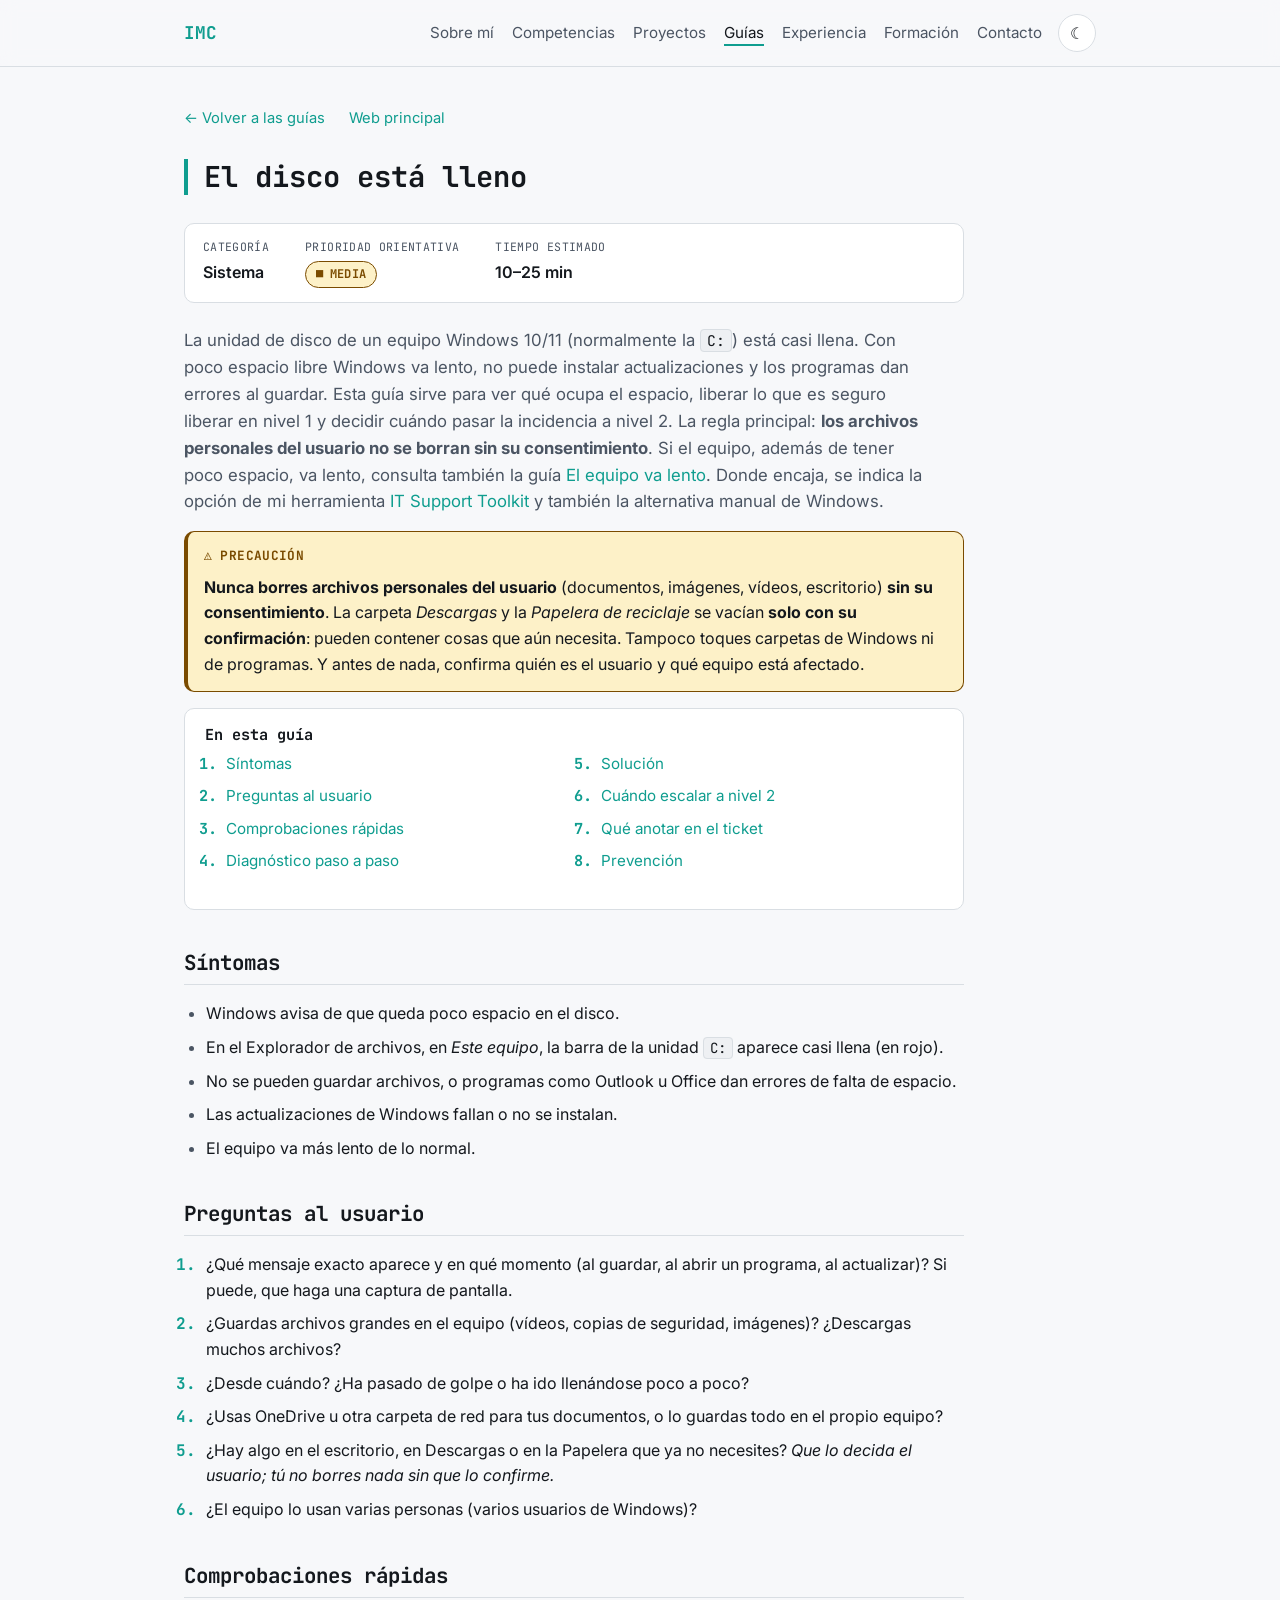
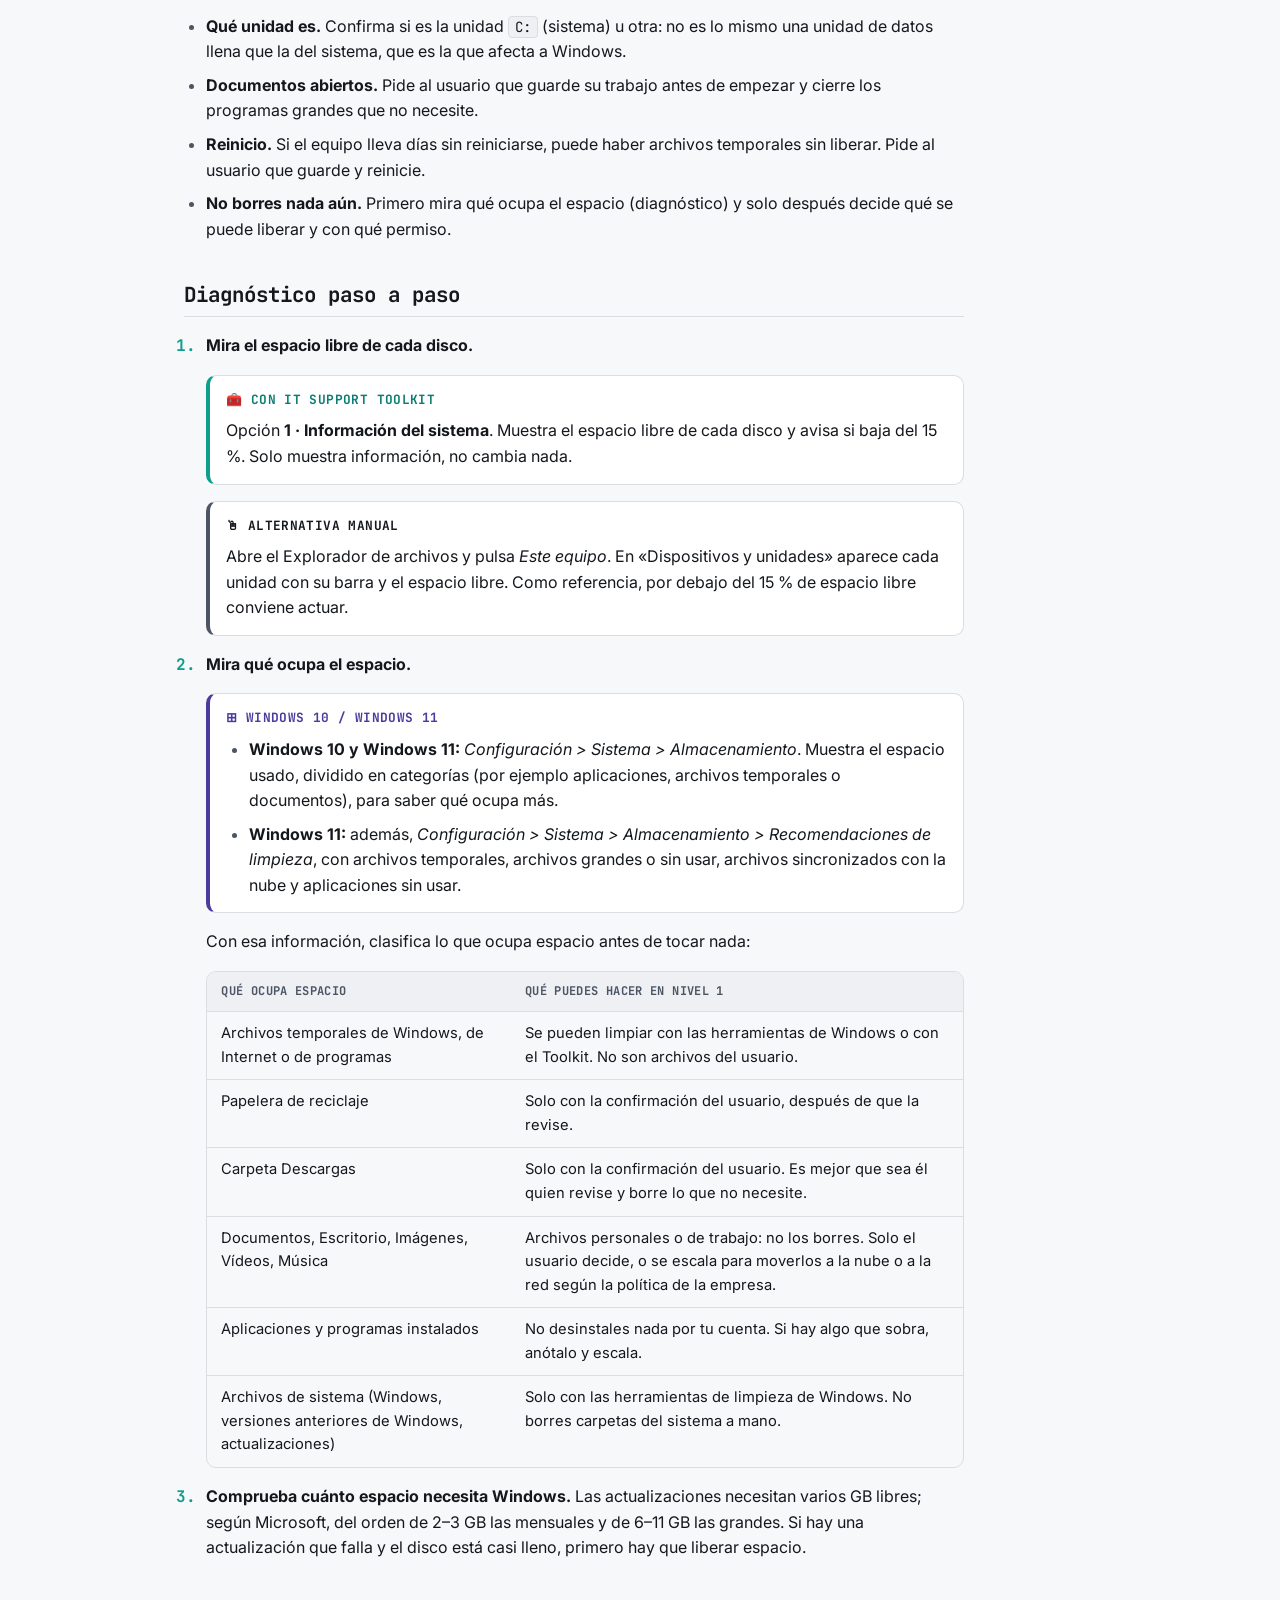
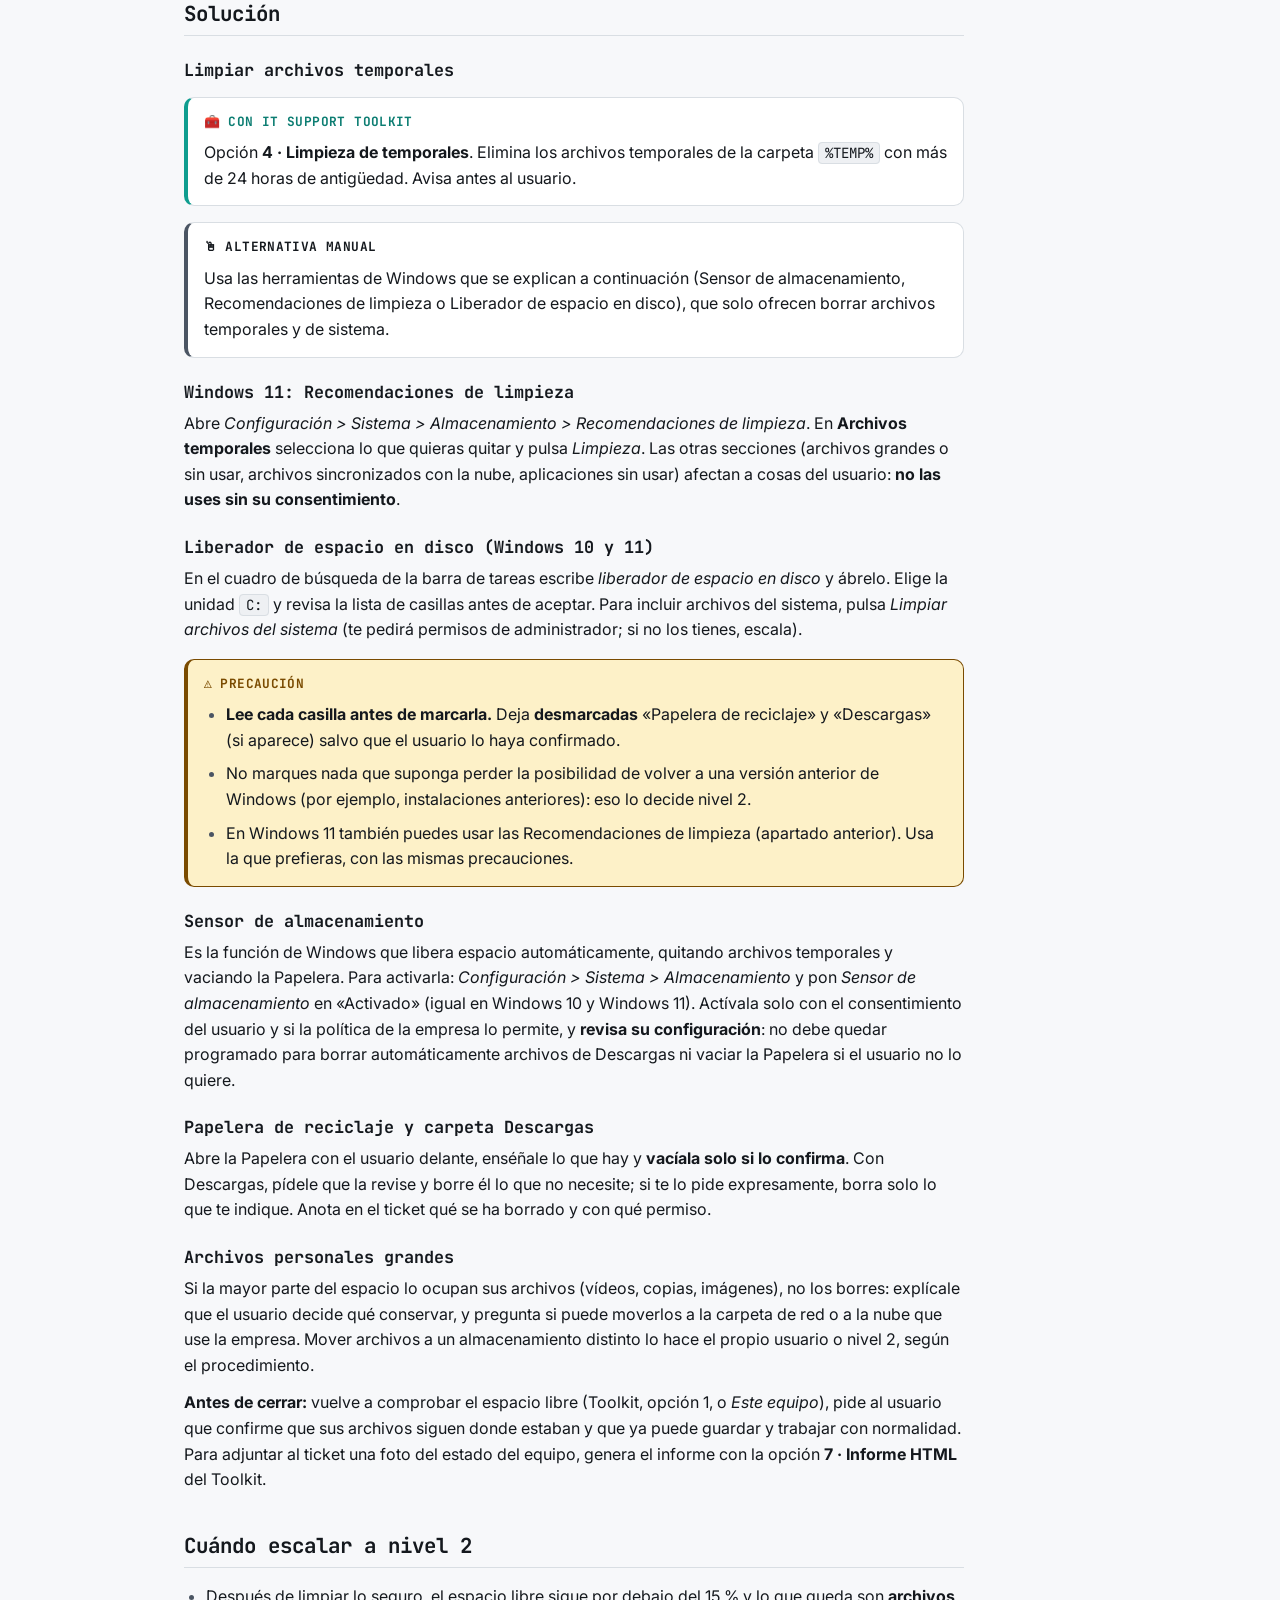
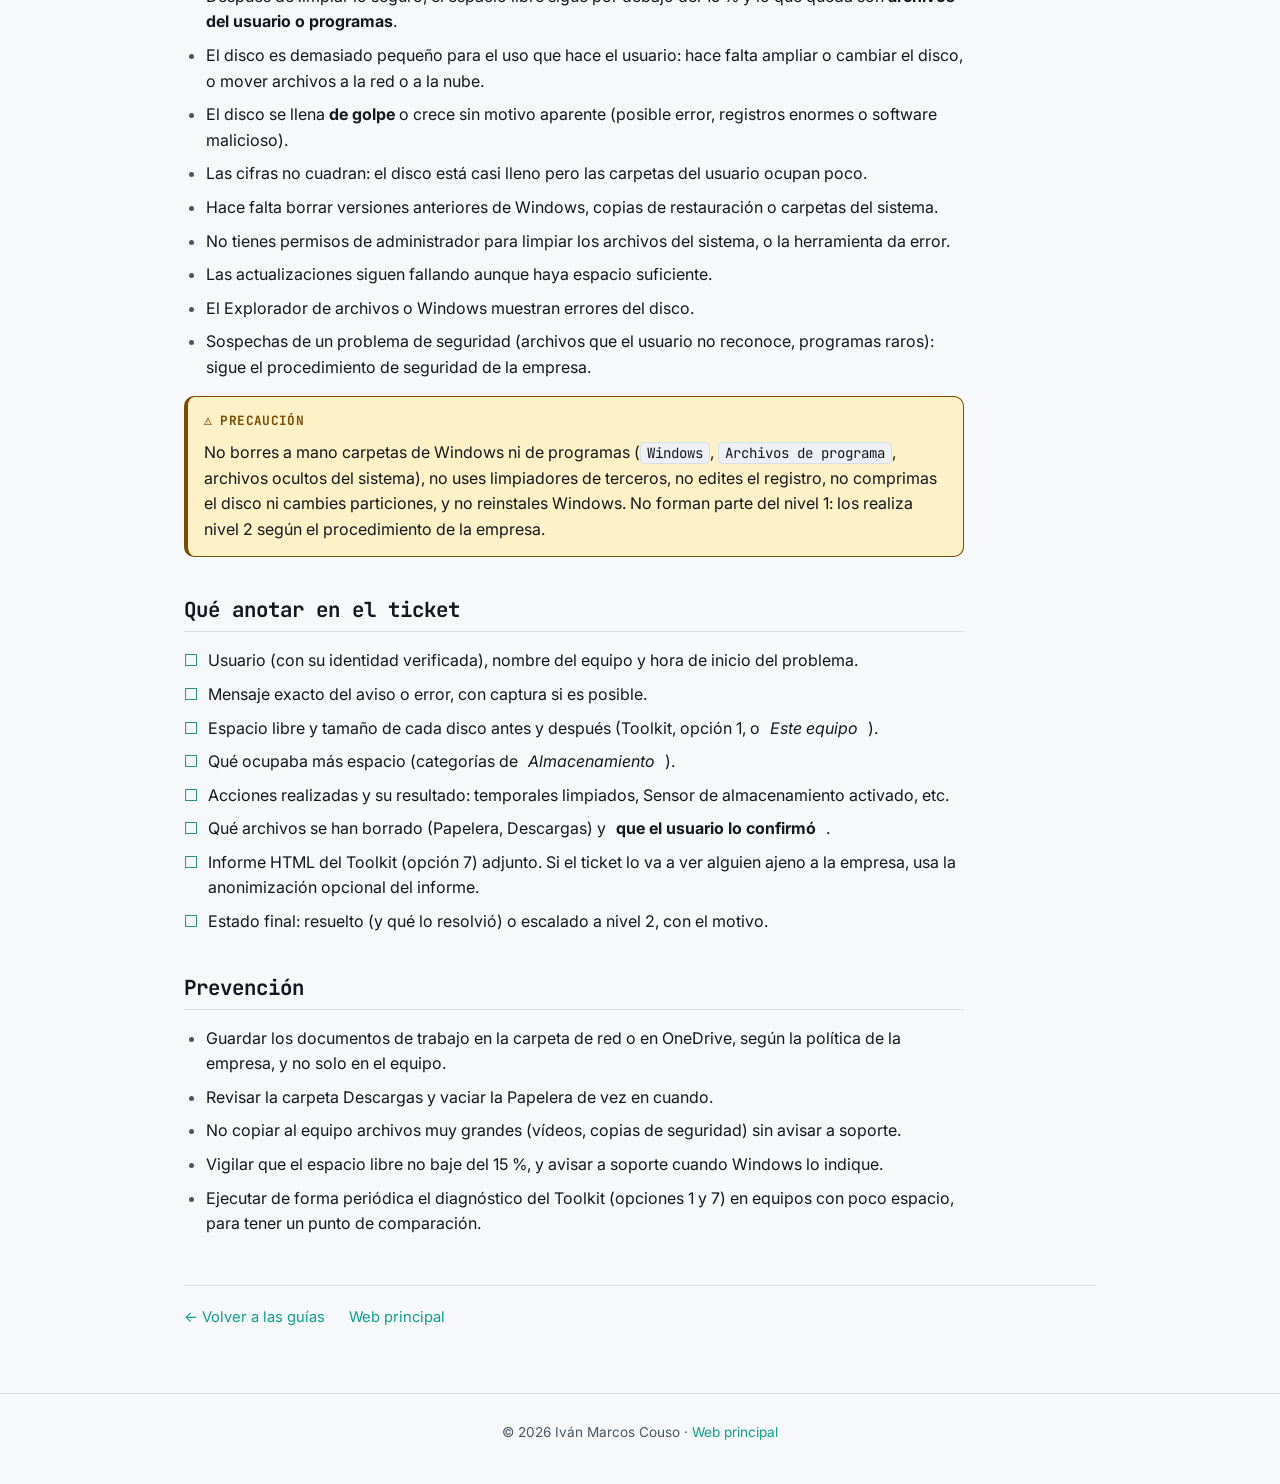
<file: guias/disco-lleno.html>
<!DOCTYPE html>
<html lang="es">
<head>
<meta charset="UTF-8">
<meta name="viewport" content="width=device-width, initial-scale=1.0">
<title>El disco está lleno · Guías de soporte IT N1</title>
<meta name="description" content="Guía de soporte IT N1: qué hacer cuando el disco de un equipo Windows 10/11 está casi lleno. Sensor de almacenamiento, Liberador de espacio en disco, limpieza de temporales, respeto de los archivos del usuario, cuándo escalar y qué anotar en el ticket.">
<meta name="author" content="Iván Marcos Couso">

<meta property="og:image" content="https://vantoxik.github.io/img/og-image.png">
<meta property="og:image:width" content="1200">
<meta property="og:image:height" content="630">
<meta property="og:image:alt" content="Iván Marcos Couso, Técnico de Soporte IT Junior | Sistemas y Redes. vantoxik.github.io">
<meta name="twitter:card" content="summary_large_image">

<link rel="canonical" href="https://vantoxik.github.io/guias/disco-lleno.html">

<link rel="preconnect" href="https://fonts.googleapis.com">
<link rel="preconnect" href="https://fonts.gstatic.com" crossorigin>
<link href="https://fonts.googleapis.com/css2?family=Inter:wght@400;500;600;700&family=JetBrains+Mono:wght@400;500;700&display=swap" rel="stylesheet">

<link rel="stylesheet" href="../css/styles.css">
</head>
<body>

<a class="skip-link" href="#contenido">Saltar al contenido principal</a>

<header class="site-header">
  <nav class="nav" aria-label="Navegación principal">
    <a href="../index.html#inicio" class="nav__brand">IMC</a>
    <ul class="nav__links">
      <li><a href="../index.html#sobre-mi">Sobre mí</a></li>
      <li><a href="../index.html#competencias">Competencias</a></li>
      <li><a href="../index.html#proyectos">Proyectos</a></li>
      <li><a href="index.html" aria-current="true">Guías</a></li>
      <li><a href="../index.html#experiencia">Experiencia</a></li>
      <li><a href="../index.html#formacion">Formación</a></li>
      <li><a href="../index.html#contacto">Contacto</a></li>
    </ul>
    <button id="theme-toggle" class="theme-toggle" type="button" aria-label="Cambiar a modo claro" aria-pressed="false">
      <span aria-hidden="true">☀</span>
    </button>
  </nav>
</header>

<main id="contenido">
  <div class="guide-page">
    <div class="container">

      <nav class="guide-nav" aria-label="Enlaces de la guía">
        <a href="index.html">← Volver a las guías</a>
        <a href="../index.html">Web principal</a>
      </nav>

      <article class="guide-body">
        <h1 class="section__title">El disco está lleno</h1>

        <dl class="guide-meta">
          <div>
            <dt>Categoría</dt>
            <dd>Sistema</dd>
          </div>
          <div>
            <dt>Prioridad orientativa</dt>
            <dd><span class="priority priority--medium">Media</span></dd>
          </div>
          <div>
            <dt>Tiempo estimado</dt>
            <dd>10–25 min</dd>
          </div>
        </dl>

        <p class="guide-intro">
          La unidad de disco de un equipo Windows 10/11 (normalmente la <code>C:</code>) está casi llena. Con poco
          espacio libre Windows va lento, no puede instalar actualizaciones y los programas dan errores al guardar.
          Esta guía sirve para ver qué ocupa el espacio, liberar lo que es seguro liberar en nivel 1 y decidir
          cuándo pasar la incidencia a nivel 2. La regla principal: <strong>los archivos personales del usuario
          no se borran sin su consentimiento</strong>. Si el equipo, además de tener poco espacio, va lento, consulta
          también la guía <a href="equipo-lento.html">El equipo va lento</a>. Donde encaja, se indica la opción de
          mi herramienta
          <a href="https://github.com/VanToxiK/it-support-toolkit" target="_blank" rel="noopener noreferrer">IT Support Toolkit</a>
          y también la alternativa manual de Windows.
        </p>

        <div class="callout callout--warn">
          <div class="callout__label"><span aria-hidden="true">⚠</span> Precaución</div>
          <p>
            <strong>Nunca borres archivos personales del usuario</strong> (documentos, imágenes, vídeos, escritorio)
            <strong>sin su consentimiento</strong>. La carpeta <em>Descargas</em> y la <em>Papelera de reciclaje</em>
            se vacían <strong>solo con su confirmación</strong>: pueden contener cosas que aún necesita. Tampoco
            toques carpetas de Windows ni de programas. Y antes de nada, confirma quién es el usuario y qué equipo
            está afectado.
          </p>
        </div>

        <nav class="guide-toc" aria-labelledby="toc-title">
          <h2 class="guide-toc__title" id="toc-title">En esta guía</h2>
          <ol>
            <li><a href="#sintomas">Síntomas</a></li>
            <li><a href="#preguntas">Preguntas al usuario</a></li>
            <li><a href="#comprobaciones">Comprobaciones rápidas</a></li>
            <li><a href="#diagnostico">Diagnóstico paso a paso</a></li>
            <li><a href="#solucion">Solución</a></li>
            <li><a href="#escalar">Cuándo escalar a nivel 2</a></li>
            <li><a href="#ticket">Qué anotar en el ticket</a></li>
            <li><a href="#prevencion">Prevención</a></li>
          </ol>
        </nav>

        <section class="guide-section" aria-labelledby="sintomas">
          <h2 id="sintomas">Síntomas</h2>
          <ul>
            <li>Windows avisa de que queda poco espacio en el disco.</li>
            <li>En el Explorador de archivos, en <em>Este equipo</em>, la barra de la unidad <code>C:</code> aparece casi llena (en rojo).</li>
            <li>No se pueden guardar archivos, o programas como Outlook u Office dan errores de falta de espacio.</li>
            <li>Las actualizaciones de Windows fallan o no se instalan.</li>
            <li>El equipo va más lento de lo normal.</li>
          </ul>
        </section>

        <section class="guide-section" aria-labelledby="preguntas">
          <h2 id="preguntas">Preguntas al usuario</h2>
          <ol>
            <li>¿Qué mensaje exacto aparece y en qué momento (al guardar, al abrir un programa, al actualizar)? Si puede, que haga una captura de pantalla.</li>
            <li>¿Guardas archivos grandes en el equipo (vídeos, copias de seguridad, imágenes)? ¿Descargas muchos archivos?</li>
            <li>¿Desde cuándo? ¿Ha pasado de golpe o ha ido llenándose poco a poco?</li>
            <li>¿Usas OneDrive u otra carpeta de red para tus documentos, o lo guardas todo en el propio equipo?</li>
            <li>¿Hay algo en el escritorio, en Descargas o en la Papelera que ya no necesites? <em>Que lo decida el usuario; tú no borres nada sin que lo confirme.</em></li>
            <li>¿El equipo lo usan varias personas (varios usuarios de Windows)?</li>
          </ol>
        </section>

        <section class="guide-section" aria-labelledby="comprobaciones">
          <h2 id="comprobaciones">Comprobaciones rápidas</h2>
          <ul>
            <li><strong>Qué unidad es.</strong> Confirma si es la unidad <code>C:</code> (sistema) u otra: no es lo mismo una unidad de datos llena que la del sistema, que es la que afecta a Windows.</li>
            <li><strong>Documentos abiertos.</strong> Pide al usuario que guarde su trabajo antes de empezar y cierre los programas grandes que no necesite.</li>
            <li><strong>Reinicio.</strong> Si el equipo lleva días sin reiniciarse, puede haber archivos temporales sin liberar. Pide al usuario que guarde y reinicie.</li>
            <li><strong>No borres nada aún.</strong> Primero mira qué ocupa el espacio (diagnóstico) y solo después decide qué se puede liberar y con qué permiso.</li>
          </ul>
        </section>

        <section class="guide-section" aria-labelledby="diagnostico">
          <h2 id="diagnostico">Diagnóstico paso a paso</h2>
          <ol>
            <li>
              <strong>Mira el espacio libre de cada disco.</strong>
              <div class="callout callout--tool">
                <div class="callout__label"><span aria-hidden="true">🧰</span> Con IT Support Toolkit</div>
                <p>
                  Opción <strong>1 · Información del sistema</strong>. Muestra el espacio libre de cada disco y
                  avisa si baja del 15 %. Solo muestra información, no cambia nada.
                </p>
              </div>
              <div class="callout callout--manual">
                <div class="callout__label"><span aria-hidden="true">🖱</span> Alternativa manual</div>
                <p>
                  Abre el Explorador de archivos y pulsa <em>Este equipo</em>. En «Dispositivos y unidades» aparece
                  cada unidad con su barra y el espacio libre. Como referencia, por debajo del 15 % de espacio libre
                  conviene actuar.
                </p>
              </div>
            </li>
            <li>
              <strong>Mira qué ocupa el espacio.</strong>
              <div class="callout callout--win">
                <div class="callout__label"><span aria-hidden="true">⊞</span> Windows 10 / Windows 11</div>
                <ul>
                  <li><strong>Windows 10 y Windows 11:</strong> <em>Configuración &gt; Sistema &gt; Almacenamiento</em>. Muestra el espacio usado, dividido en categorías (por ejemplo aplicaciones, archivos temporales o documentos), para saber qué ocupa más.</li>
                  <li><strong>Windows 11:</strong> además, <em>Configuración &gt; Sistema &gt; Almacenamiento &gt; Recomendaciones de limpieza</em>, con archivos temporales, archivos grandes o sin usar, archivos sincronizados con la nube y aplicaciones sin usar.</li>
                </ul>
              </div>
              <p>Con esa información, clasifica lo que ocupa espacio antes de tocar nada:</p>
              <div class="table-wrap" tabindex="0" role="region" aria-label="Qué se puede liberar y con qué permiso">
                <table class="guide-table">
                  <thead>
                    <tr><th scope="col">Qué ocupa espacio</th><th scope="col">Qué puedes hacer en nivel 1</th></tr>
                  </thead>
                  <tbody>
                    <tr>
                      <td>Archivos temporales de Windows, de Internet o de programas</td>
                      <td>Se pueden limpiar con las herramientas de Windows o con el Toolkit. No son archivos del usuario.</td>
                    </tr>
                    <tr>
                      <td>Papelera de reciclaje</td>
                      <td>Solo con la confirmación del usuario, después de que la revise.</td>
                    </tr>
                    <tr>
                      <td>Carpeta Descargas</td>
                      <td>Solo con la confirmación del usuario. Es mejor que sea él quien revise y borre lo que no necesite.</td>
                    </tr>
                    <tr>
                      <td>Documentos, Escritorio, Imágenes, Vídeos, Música</td>
                      <td>Archivos personales o de trabajo: no los borres. Solo el usuario decide, o se escala para moverlos a la nube o a la red según la política de la empresa.</td>
                    </tr>
                    <tr>
                      <td>Aplicaciones y programas instalados</td>
                      <td>No desinstales nada por tu cuenta. Si hay algo que sobra, anótalo y escala.</td>
                    </tr>
                    <tr>
                      <td>Archivos de sistema (Windows, versiones anteriores de Windows, actualizaciones)</td>
                      <td>Solo con las herramientas de limpieza de Windows. No borres carpetas del sistema a mano.</td>
                    </tr>
                  </tbody>
                </table>
              </div>
            </li>
            <li>
              <strong>Comprueba cuánto espacio necesita Windows.</strong> Las actualizaciones necesitan varios GB
              libres; según Microsoft, del orden de 2–3 GB las mensuales y de 6–11 GB las grandes. Si hay una
              actualización que falla y el disco está casi lleno, primero hay que liberar espacio.
            </li>
          </ol>
        </section>

        <section class="guide-section" aria-labelledby="solucion">
          <h2 id="solucion">Solución</h2>

          <h3>Limpiar archivos temporales</h3>
          <div class="callout callout--tool">
            <div class="callout__label"><span aria-hidden="true">🧰</span> Con IT Support Toolkit</div>
            <p>Opción <strong>4 · Limpieza de temporales</strong>. Elimina los archivos temporales de la carpeta <code>%TEMP%</code> con más de 24 horas de antigüedad. Avisa antes al usuario.</p>
          </div>
          <div class="callout callout--manual">
            <div class="callout__label"><span aria-hidden="true">🖱</span> Alternativa manual</div>
            <p>Usa las herramientas de Windows que se explican a continuación (Sensor de almacenamiento, Recomendaciones de limpieza o Liberador de espacio en disco), que solo ofrecen borrar archivos temporales y de sistema.</p>
          </div>

          <h3>Windows 11: Recomendaciones de limpieza</h3>
          <p>
            Abre <em>Configuración &gt; Sistema &gt; Almacenamiento &gt; Recomendaciones de limpieza</em>. En
            <strong>Archivos temporales</strong> selecciona lo que quieras quitar y pulsa <em>Limpieza</em>. Las
            otras secciones (archivos grandes o sin usar, archivos sincronizados con la nube, aplicaciones sin usar)
            afectan a cosas del usuario: <strong>no las uses sin su consentimiento</strong>.
          </p>

          <h3>Liberador de espacio en disco (Windows 10 y 11)</h3>
          <p>
            En el cuadro de búsqueda de la barra de tareas escribe <em>liberador de espacio en disco</em> y
            ábrelo. Elige la unidad <code>C:</code> y revisa la lista de casillas antes de aceptar. Para incluir
            archivos del sistema, pulsa <em>Limpiar archivos del sistema</em> (te pedirá permisos de administrador;
            si no los tienes, escala).
          </p>
          <div class="callout callout--warn">
            <div class="callout__label"><span aria-hidden="true">⚠</span> Precaución</div>
            <ul>
              <li><strong>Lee cada casilla antes de marcarla.</strong> Deja <strong>desmarcadas</strong> «Papelera de reciclaje» y «Descargas» (si aparece) salvo que el usuario lo haya confirmado.</li>
              <li>No marques nada que suponga perder la posibilidad de volver a una versión anterior de Windows (por ejemplo, instalaciones anteriores): eso lo decide nivel 2.</li>
              <li>En Windows 11 también puedes usar las Recomendaciones de limpieza (apartado anterior). Usa la que prefieras, con las mismas precauciones.</li>
            </ul>
          </div>

          <h3>Sensor de almacenamiento</h3>
          <p>
            Es la función de Windows que libera espacio automáticamente, quitando archivos temporales y vaciando
            la Papelera. Para activarla: <em>Configuración &gt; Sistema &gt; Almacenamiento</em> y pon
            <em>Sensor de almacenamiento</em> en «Activado» (igual en Windows 10 y Windows 11). Actívala solo con
            el consentimiento del usuario y si la política de la empresa lo permite, y <strong>revisa su
            configuración</strong>: no debe quedar programado para borrar automáticamente archivos de Descargas ni
            vaciar la Papelera si el usuario no lo quiere.
          </p>

          <h3>Papelera de reciclaje y carpeta Descargas</h3>
          <p>
            Abre la Papelera con el usuario delante, enséñale lo que hay y <strong>vacíala solo si lo confirma</strong>.
            Con Descargas, pídele que la revise y borre él lo que no necesite; si te lo pide expresamente, borra solo
            lo que te indique. Anota en el ticket qué se ha borrado y con qué permiso.
          </p>

          <h3>Archivos personales grandes</h3>
          <p>
            Si la mayor parte del espacio lo ocupan sus archivos (vídeos, copias, imágenes), no los borres:
            explícale que el usuario decide qué conservar, y pregunta si puede moverlos a la carpeta de red o a la
            nube que use la empresa. Mover archivos a un almacenamiento distinto lo hace el propio usuario o nivel 2,
            según el procedimiento.
          </p>

          <p>
            <strong>Antes de cerrar:</strong> vuelve a comprobar el espacio libre (Toolkit, opción 1, o
            <em>Este equipo</em>), pide al usuario que confirme que sus archivos siguen donde estaban y que ya puede
            guardar y trabajar con normalidad. Para adjuntar al ticket una foto del estado del equipo, genera el
            informe con la opción <strong>7 · Informe HTML</strong> del Toolkit.
          </p>
        </section>

        <section class="guide-section" aria-labelledby="escalar">
          <h2 id="escalar">Cuándo escalar a nivel 2</h2>
          <ul>
            <li>Después de limpiar lo seguro, el espacio libre sigue por debajo del 15 % y lo que queda son <strong>archivos del usuario o programas</strong>.</li>
            <li>El disco es demasiado pequeño para el uso que hace el usuario: hace falta ampliar o cambiar el disco, o mover archivos a la red o a la nube.</li>
            <li>El disco se llena <strong>de golpe</strong> o crece sin motivo aparente (posible error, registros enormes o software malicioso).</li>
            <li>Las cifras no cuadran: el disco está casi lleno pero las carpetas del usuario ocupan poco.</li>
            <li>Hace falta borrar versiones anteriores de Windows, copias de restauración o carpetas del sistema.</li>
            <li>No tienes permisos de administrador para limpiar los archivos del sistema, o la herramienta da error.</li>
            <li>Las actualizaciones siguen fallando aunque haya espacio suficiente.</li>
            <li>El Explorador de archivos o Windows muestran errores del disco.</li>
            <li>Sospechas de un problema de seguridad (archivos que el usuario no reconoce, programas raros): sigue el procedimiento de seguridad de la empresa.</li>
          </ul>
          <div class="callout callout--warn">
            <div class="callout__label"><span aria-hidden="true">⚠</span> Precaución</div>
            <p>
              No borres a mano carpetas de Windows ni de programas (<code>Windows</code>, <code>Archivos de programa</code>,
              archivos ocultos del sistema), no uses limpiadores de terceros, no edites el registro, no comprimas
              el disco ni cambies particiones, y no reinstales Windows. No forman parte del nivel 1: los realiza
              nivel 2 según el procedimiento de la empresa.
            </p>
          </div>
        </section>

        <section class="guide-section" aria-labelledby="ticket">
          <h2 id="ticket">Qué anotar en el ticket</h2>
          <ul class="checklist">
            <li>Usuario (con su identidad verificada), nombre del equipo y hora de inicio del problema.</li>
            <li>Mensaje exacto del aviso o error, con captura si es posible.</li>
            <li>Espacio libre y tamaño de cada disco antes y después (Toolkit, opción 1, o <em>Este equipo</em>).</li>
            <li>Qué ocupaba más espacio (categorías de <em>Almacenamiento</em>).</li>
            <li>Acciones realizadas y su resultado: temporales limpiados, Sensor de almacenamiento activado, etc.</li>
            <li>Qué archivos se han borrado (Papelera, Descargas) y <strong>que el usuario lo confirmó</strong>.</li>
            <li>Informe HTML del Toolkit (opción 7) adjunto. Si el ticket lo va a ver alguien ajeno a la empresa, usa la anonimización opcional del informe.</li>
            <li>Estado final: resuelto (y qué lo resolvió) o escalado a nivel 2, con el motivo.</li>
          </ul>
        </section>

        <section class="guide-section" aria-labelledby="prevencion">
          <h2 id="prevencion">Prevención</h2>
          <ul>
            <li>Guardar los documentos de trabajo en la carpeta de red o en OneDrive, según la política de la empresa, y no solo en el equipo.</li>
            <li>Revisar la carpeta Descargas y vaciar la Papelera de vez en cuando.</li>
            <li>No copiar al equipo archivos muy grandes (vídeos, copias de seguridad) sin avisar a soporte.</li>
            <li>Vigilar que el espacio libre no baje del 15 %, y avisar a soporte cuando Windows lo indique.</li>
            <li>Ejecutar de forma periódica el diagnóstico del Toolkit (opciones 1 y 7) en equipos con poco espacio, para tener un punto de comparación.</li>
          </ul>
        </section>
      </article>

      <nav class="guide-nav guide-nav--bottom" aria-label="Enlaces al final de la guía">
        <a href="index.html">← Volver a las guías</a>
        <a href="../index.html">Web principal</a>
      </nav>

    </div>
  </div>
</main>

<footer class="site-footer">
  <div class="container">
    <p>&copy; 2026 Iván Marcos Couso · <a href="../index.html">Web principal</a></p>
  </div>
</footer>

<script src="../js/main.js"></script>
</body>
</html>
</file>
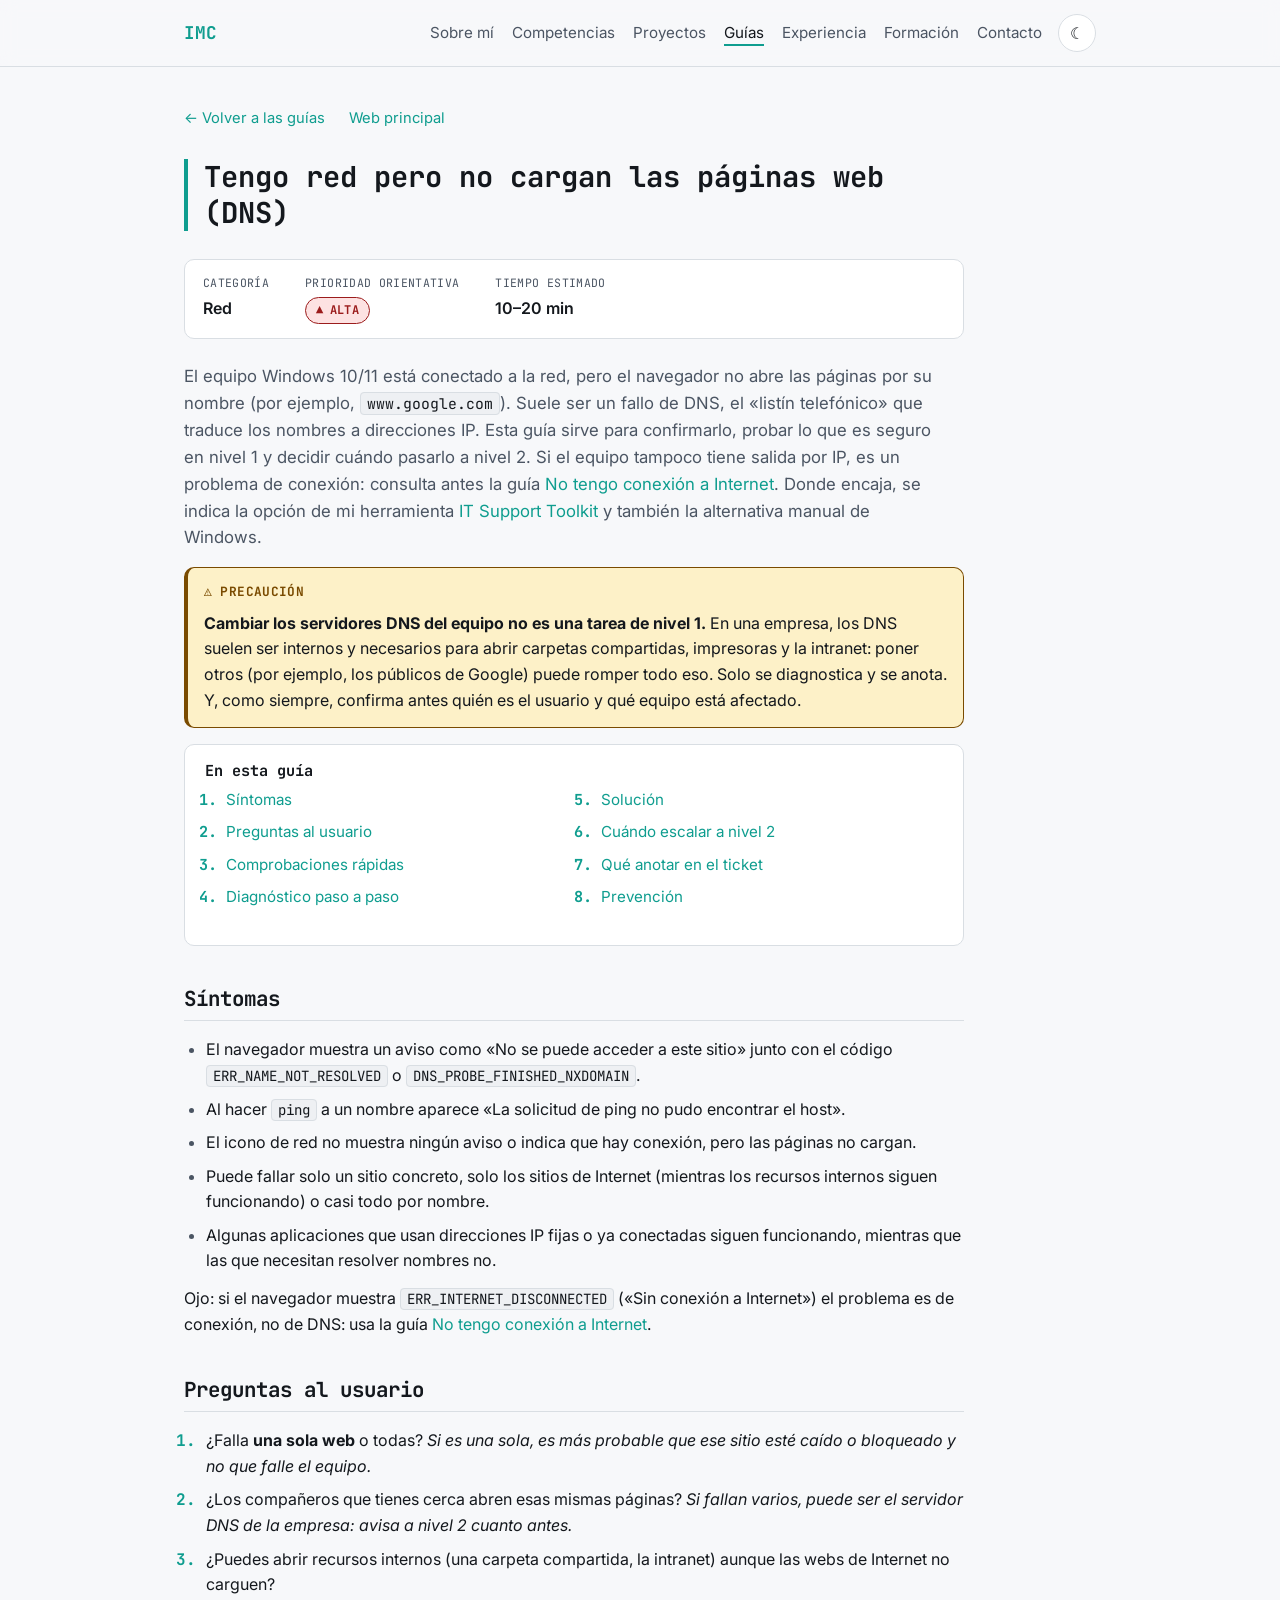
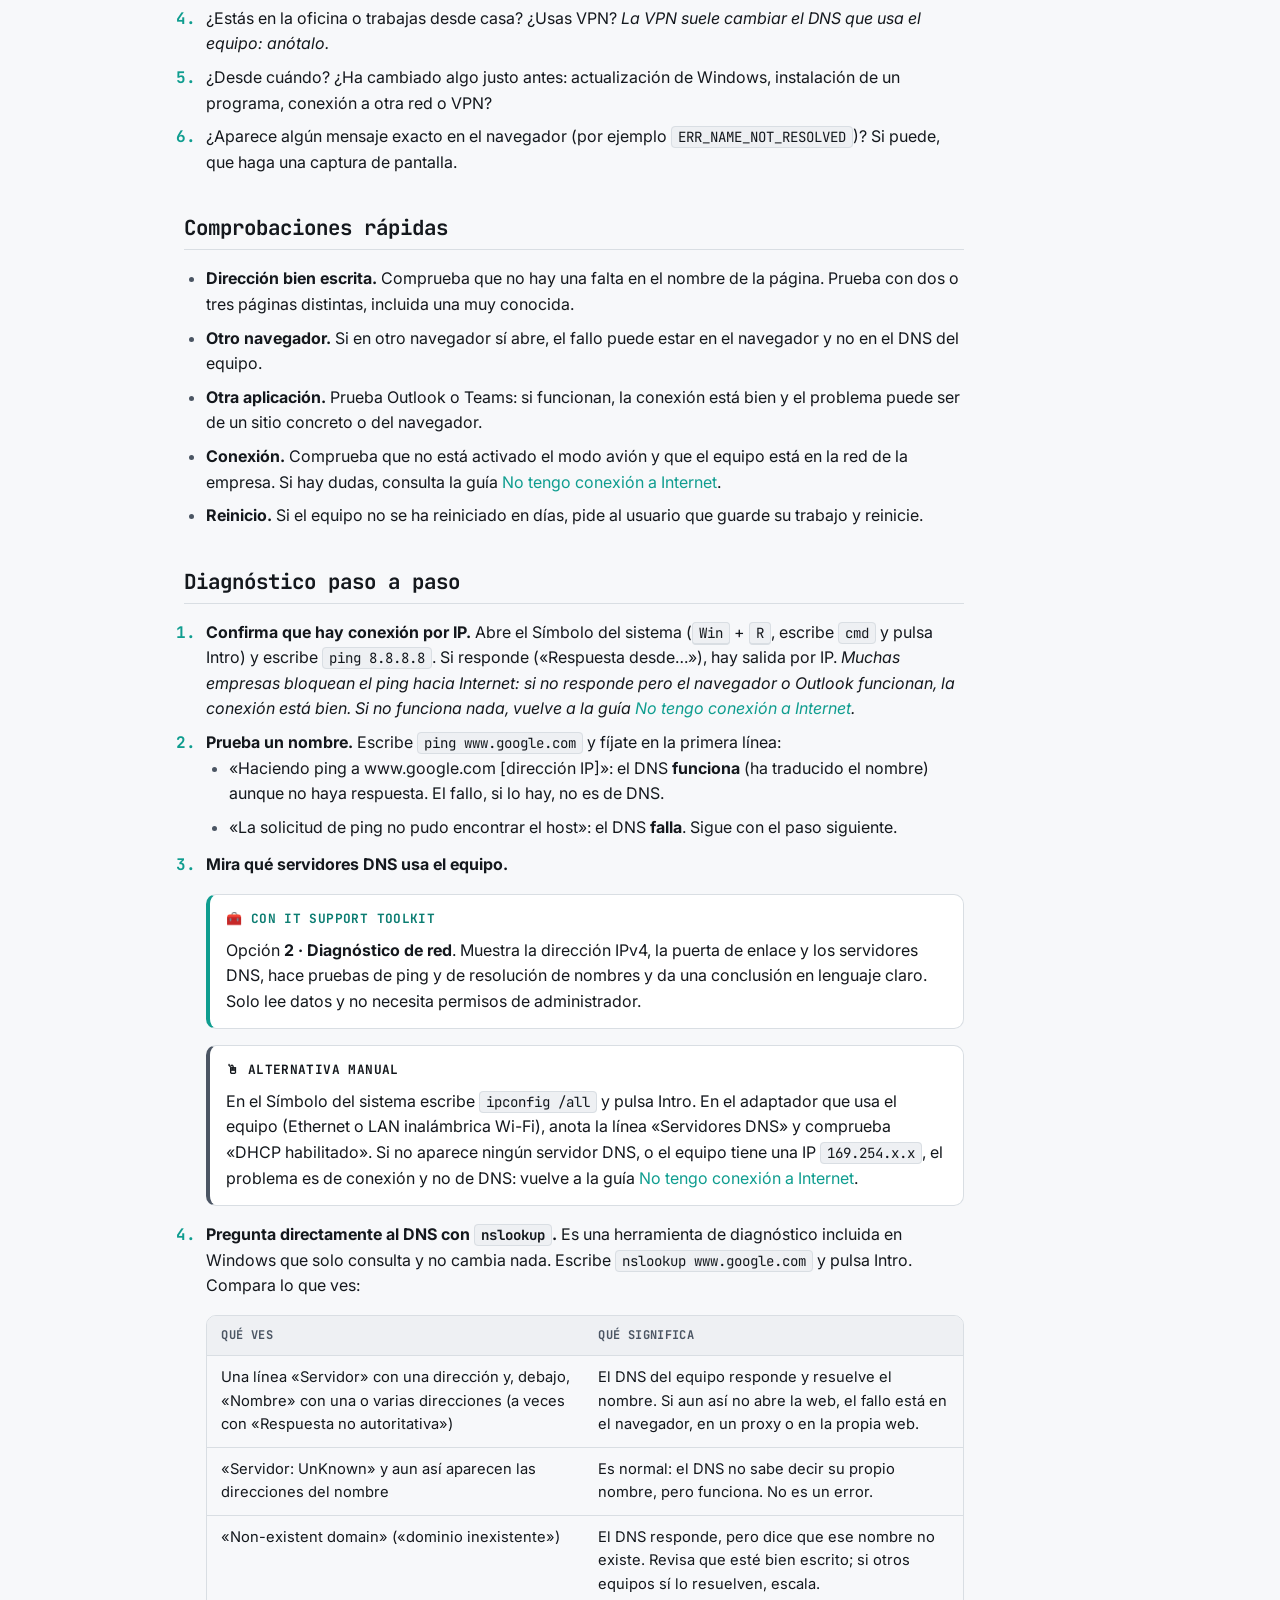
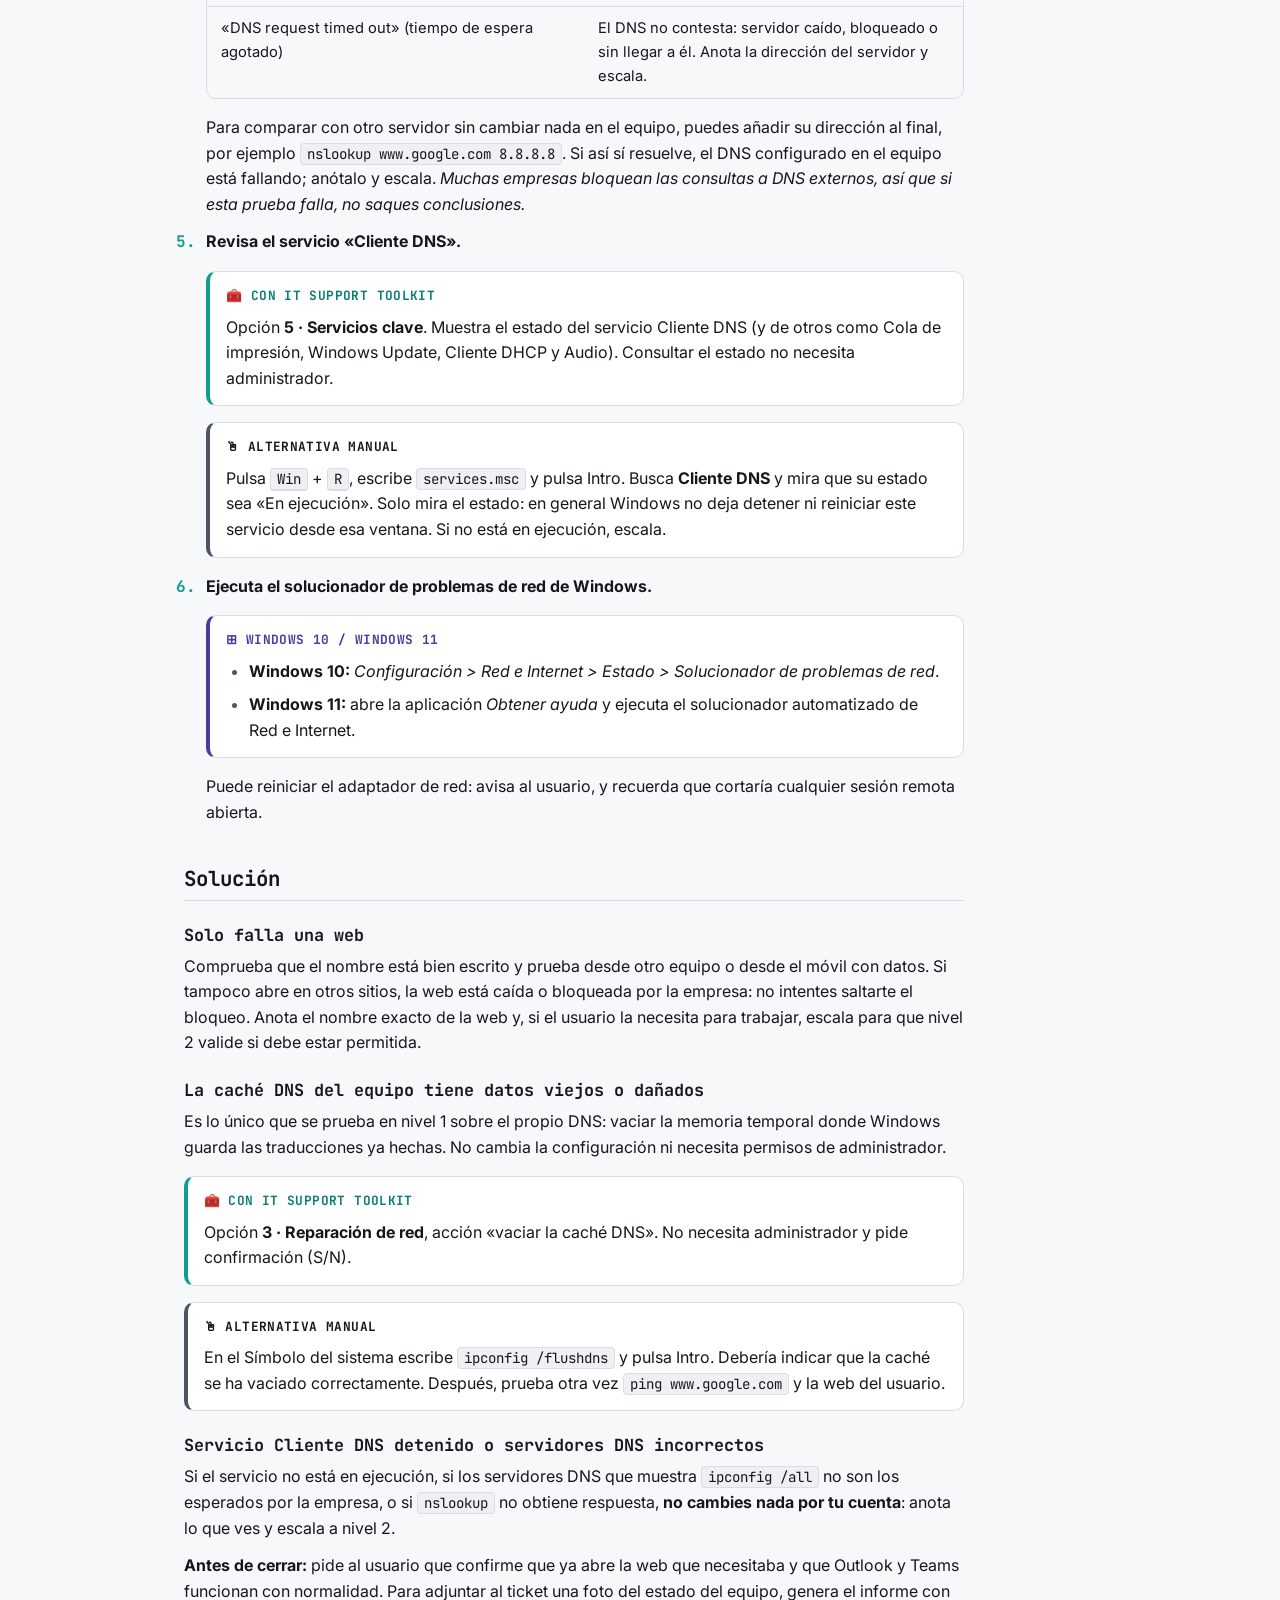
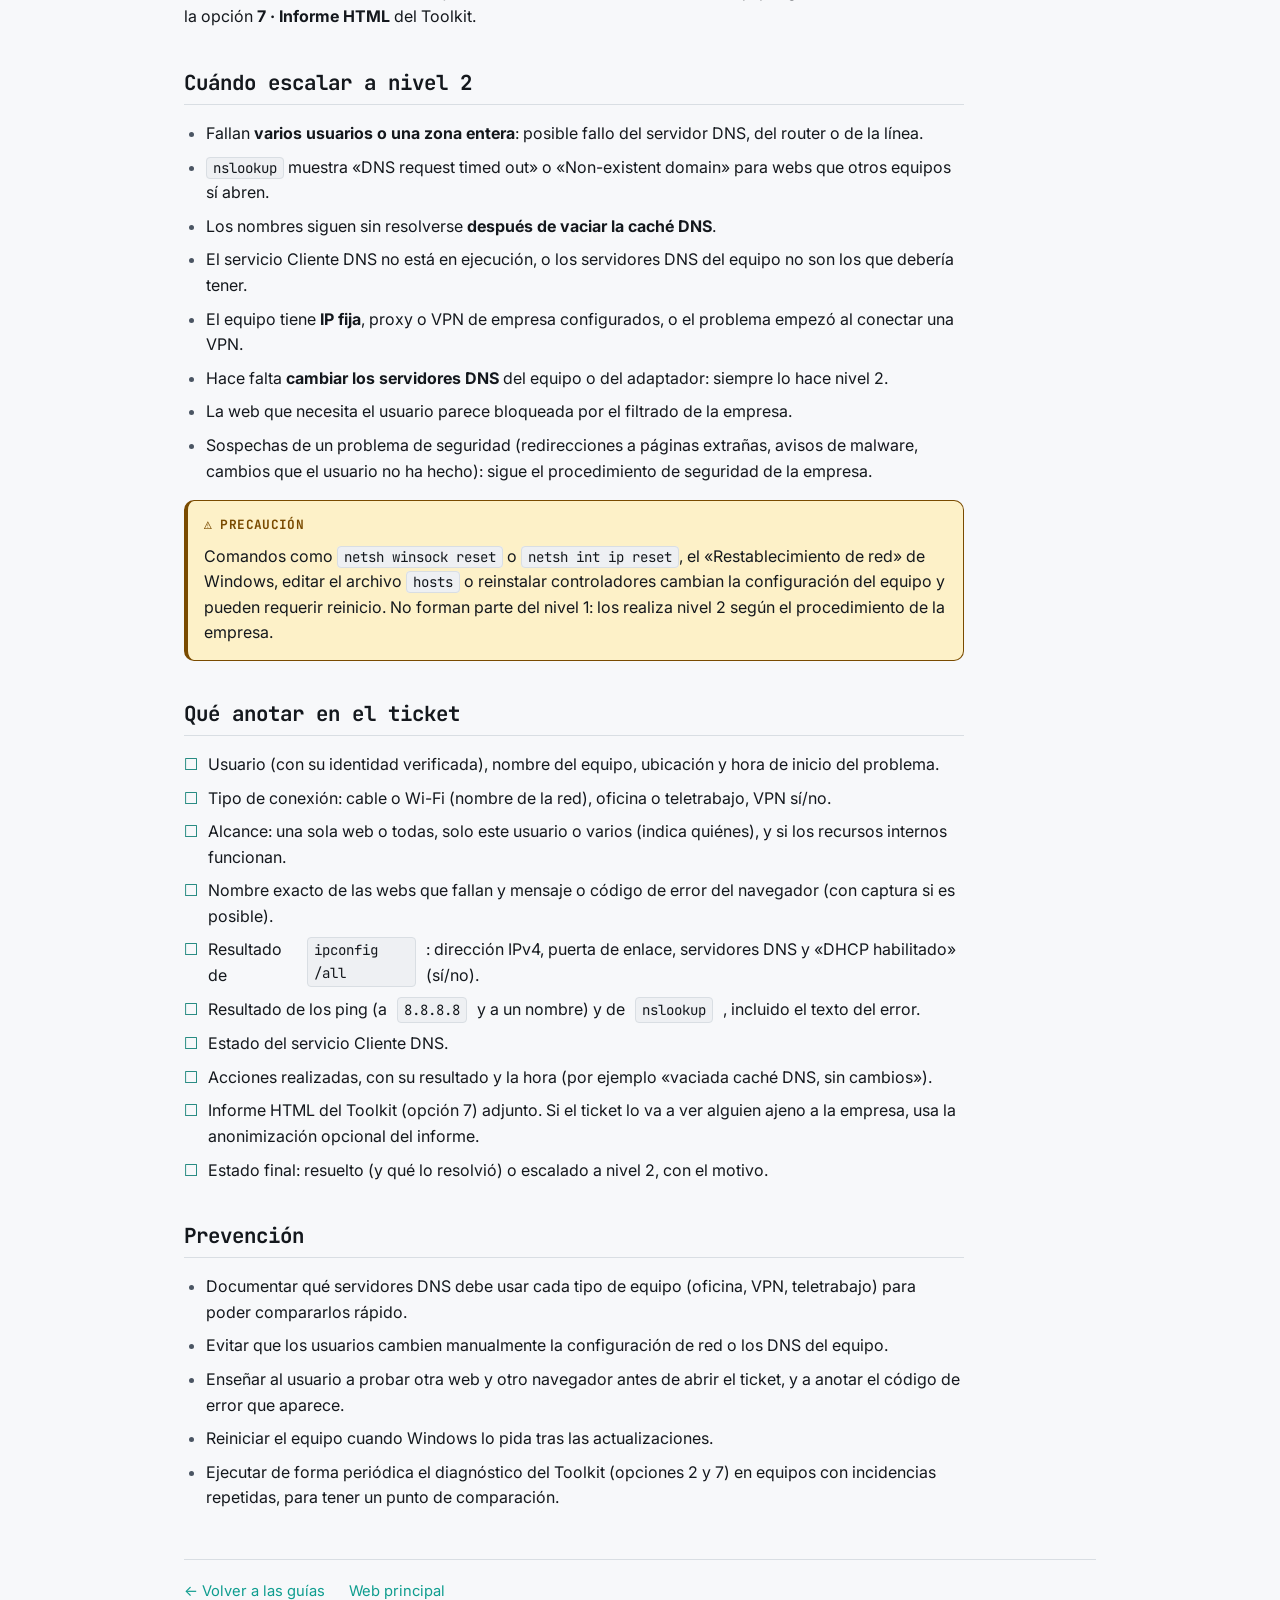
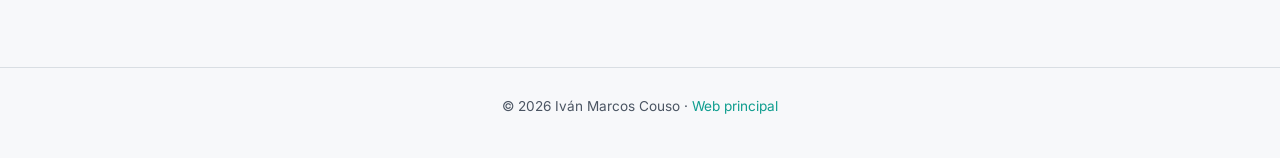
<file: guias/dns-no-cargan-paginas.html>
<!DOCTYPE html>
<html lang="es">
<head>
<meta charset="UTF-8">
<meta name="viewport" content="width=device-width, initial-scale=1.0">
<title>Tengo red pero no cargan las páginas web (DNS) · Guías de soporte IT N1</title>
<meta name="description" content="Guía de soporte IT N1: qué hacer cuando un equipo Windows 10/11 tiene red pero no abre páginas web por su nombre. Diagnóstico con ping y nslookup, vaciado de la caché DNS, cuándo escalar y qué anotar en el ticket.">
<meta name="author" content="Iván Marcos Couso">

<meta property="og:image" content="https://vantoxik.github.io/img/og-image.png">
<meta property="og:image:width" content="1200">
<meta property="og:image:height" content="630">
<meta property="og:image:alt" content="Iván Marcos Couso, Técnico de Soporte IT Junior | Sistemas y Redes. vantoxik.github.io">
<meta name="twitter:card" content="summary_large_image">

<link rel="canonical" href="https://vantoxik.github.io/guias/dns-no-cargan-paginas.html">

<link rel="preconnect" href="https://fonts.googleapis.com">
<link rel="preconnect" href="https://fonts.gstatic.com" crossorigin>
<link href="https://fonts.googleapis.com/css2?family=Inter:wght@400;500;600;700&family=JetBrains+Mono:wght@400;500;700&display=swap" rel="stylesheet">

<link rel="stylesheet" href="../css/styles.css">
</head>
<body>

<a class="skip-link" href="#contenido">Saltar al contenido principal</a>

<header class="site-header">
  <nav class="nav" aria-label="Navegación principal">
    <a href="../index.html#inicio" class="nav__brand">IMC</a>
    <ul class="nav__links">
      <li><a href="../index.html#sobre-mi">Sobre mí</a></li>
      <li><a href="../index.html#competencias">Competencias</a></li>
      <li><a href="../index.html#proyectos">Proyectos</a></li>
      <li><a href="index.html" aria-current="true">Guías</a></li>
      <li><a href="../index.html#experiencia">Experiencia</a></li>
      <li><a href="../index.html#formacion">Formación</a></li>
      <li><a href="../index.html#contacto">Contacto</a></li>
    </ul>
    <button id="theme-toggle" class="theme-toggle" type="button" aria-label="Cambiar a modo claro" aria-pressed="false">
      <span aria-hidden="true">☀</span>
    </button>
  </nav>
</header>

<main id="contenido">
  <div class="guide-page">
    <div class="container">

      <nav class="guide-nav" aria-label="Enlaces de la guía">
        <a href="index.html">← Volver a las guías</a>
        <a href="../index.html">Web principal</a>
      </nav>

      <article class="guide-body">
        <h1 class="section__title">Tengo red pero no cargan las páginas web (DNS)</h1>

        <dl class="guide-meta">
          <div>
            <dt>Categoría</dt>
            <dd>Red</dd>
          </div>
          <div>
            <dt>Prioridad orientativa</dt>
            <dd><span class="priority priority--high">Alta</span></dd>
          </div>
          <div>
            <dt>Tiempo estimado</dt>
            <dd>10–20 min</dd>
          </div>
        </dl>

        <p class="guide-intro">
          El equipo Windows 10/11 está conectado a la red, pero el navegador no abre las páginas por su nombre
          (por ejemplo, <code>www.google.com</code>). Suele ser un fallo de DNS, el «listín telefónico» que traduce
          los nombres a direcciones IP. Esta guía sirve para confirmarlo, probar lo que es seguro en nivel 1 y
          decidir cuándo pasarlo a nivel 2. Si el equipo tampoco tiene salida por IP, es un problema de conexión:
          consulta antes la guía <a href="sin-internet.html">No tengo conexión a Internet</a>. Donde encaja, se
          indica la opción de mi herramienta
          <a href="https://github.com/VanToxiK/it-support-toolkit" target="_blank" rel="noopener noreferrer">IT Support Toolkit</a>
          y también la alternativa manual de Windows.
        </p>

        <div class="callout callout--warn">
          <div class="callout__label"><span aria-hidden="true">⚠</span> Precaución</div>
          <p>
            <strong>Cambiar los servidores DNS del equipo no es una tarea de nivel 1.</strong> En una empresa, los
            DNS suelen ser internos y necesarios para abrir carpetas compartidas, impresoras y la intranet: poner
            otros (por ejemplo, los públicos de Google) puede romper todo eso. Solo se diagnostica y se anota. Y,
            como siempre, confirma antes quién es el usuario y qué equipo está afectado.
          </p>
        </div>

        <nav class="guide-toc" aria-labelledby="toc-title">
          <h2 class="guide-toc__title" id="toc-title">En esta guía</h2>
          <ol>
            <li><a href="#sintomas">Síntomas</a></li>
            <li><a href="#preguntas">Preguntas al usuario</a></li>
            <li><a href="#comprobaciones">Comprobaciones rápidas</a></li>
            <li><a href="#diagnostico">Diagnóstico paso a paso</a></li>
            <li><a href="#solucion">Solución</a></li>
            <li><a href="#escalar">Cuándo escalar a nivel 2</a></li>
            <li><a href="#ticket">Qué anotar en el ticket</a></li>
            <li><a href="#prevencion">Prevención</a></li>
          </ol>
        </nav>

        <section class="guide-section" aria-labelledby="sintomas">
          <h2 id="sintomas">Síntomas</h2>
          <ul>
            <li>El navegador muestra un aviso como «No se puede acceder a este sitio» junto con el código <code>ERR_NAME_NOT_RESOLVED</code> o <code>DNS_PROBE_FINISHED_NXDOMAIN</code>.</li>
            <li>Al hacer <code>ping</code> a un nombre aparece «La solicitud de ping no pudo encontrar el host».</li>
            <li>El icono de red no muestra ningún aviso o indica que hay conexión, pero las páginas no cargan.</li>
            <li>Puede fallar solo un sitio concreto, solo los sitios de Internet (mientras los recursos internos siguen funcionando) o casi todo por nombre.</li>
            <li>Algunas aplicaciones que usan direcciones IP fijas o ya conectadas siguen funcionando, mientras que las que necesitan resolver nombres no.</li>
          </ul>
          <p>
            Ojo: si el navegador muestra <code>ERR_INTERNET_DISCONNECTED</code> («Sin conexión a Internet») el
            problema es de conexión, no de DNS: usa la guía <a href="sin-internet.html">No tengo conexión a Internet</a>.
          </p>
        </section>

        <section class="guide-section" aria-labelledby="preguntas">
          <h2 id="preguntas">Preguntas al usuario</h2>
          <ol>
            <li>¿Falla <strong>una sola web</strong> o todas? <em>Si es una sola, es más probable que ese sitio esté caído o bloqueado y no que falle el equipo.</em></li>
            <li>¿Los compañeros que tienes cerca abren esas mismas páginas? <em>Si fallan varios, puede ser el servidor DNS de la empresa: avisa a nivel 2 cuanto antes.</em></li>
            <li>¿Puedes abrir recursos internos (una carpeta compartida, la intranet) aunque las webs de Internet no carguen?</li>
            <li>¿Estás en la oficina o trabajas desde casa? ¿Usas VPN? <em>La VPN suele cambiar el DNS que usa el equipo: anótalo.</em></li>
            <li>¿Desde cuándo? ¿Ha cambiado algo justo antes: actualización de Windows, instalación de un programa, conexión a otra red o VPN?</li>
            <li>¿Aparece algún mensaje exacto en el navegador (por ejemplo <code>ERR_NAME_NOT_RESOLVED</code>)? Si puede, que haga una captura de pantalla.</li>
          </ol>
        </section>

        <section class="guide-section" aria-labelledby="comprobaciones">
          <h2 id="comprobaciones">Comprobaciones rápidas</h2>
          <ul>
            <li><strong>Dirección bien escrita.</strong> Comprueba que no hay una falta en el nombre de la página. Prueba con dos o tres páginas distintas, incluida una muy conocida.</li>
            <li><strong>Otro navegador.</strong> Si en otro navegador sí abre, el fallo puede estar en el navegador y no en el DNS del equipo.</li>
            <li><strong>Otra aplicación.</strong> Prueba Outlook o Teams: si funcionan, la conexión está bien y el problema puede ser de un sitio concreto o del navegador.</li>
            <li><strong>Conexión.</strong> Comprueba que no está activado el modo avión y que el equipo está en la red de la empresa. Si hay dudas, consulta la guía <a href="sin-internet.html">No tengo conexión a Internet</a>.</li>
            <li><strong>Reinicio.</strong> Si el equipo no se ha reiniciado en días, pide al usuario que guarde su trabajo y reinicie.</li>
          </ul>
        </section>

        <section class="guide-section" aria-labelledby="diagnostico">
          <h2 id="diagnostico">Diagnóstico paso a paso</h2>
          <ol>
            <li>
              <strong>Confirma que hay conexión por IP.</strong> Abre el Símbolo del sistema (<kbd>Win</kbd> + <kbd>R</kbd>,
              escribe <code>cmd</code> y pulsa Intro) y escribe <code>ping 8.8.8.8</code>. Si responde
              («Respuesta desde…»), hay salida por IP. <em>Muchas empresas bloquean el ping hacia Internet: si no
              responde pero el navegador o Outlook funcionan, la conexión está bien. Si no funciona nada, vuelve a
              la guía <a href="sin-internet.html">No tengo conexión a Internet</a>.</em>
            </li>
            <li>
              <strong>Prueba un nombre.</strong> Escribe <code>ping www.google.com</code> y fíjate en la primera
              línea:
              <ul>
                <li>«Haciendo ping a www.google.com [dirección IP]»: el DNS <strong>funciona</strong> (ha traducido el nombre) aunque no haya respuesta. El fallo, si lo hay, no es de DNS.</li>
                <li>«La solicitud de ping no pudo encontrar el host»: el DNS <strong>falla</strong>. Sigue con el paso siguiente.</li>
              </ul>
            </li>
            <li>
              <strong>Mira qué servidores DNS usa el equipo.</strong>
              <div class="callout callout--tool">
                <div class="callout__label"><span aria-hidden="true">🧰</span> Con IT Support Toolkit</div>
                <p>
                  Opción <strong>2 · Diagnóstico de red</strong>. Muestra la dirección IPv4, la puerta de enlace y los
                  servidores DNS, hace pruebas de ping y de resolución de nombres y da una conclusión en lenguaje
                  claro. Solo lee datos y no necesita permisos de administrador.
                </p>
              </div>
              <div class="callout callout--manual">
                <div class="callout__label"><span aria-hidden="true">🖱</span> Alternativa manual</div>
                <p>
                  En el Símbolo del sistema escribe <code>ipconfig /all</code> y pulsa Intro. En el adaptador que usa
                  el equipo (Ethernet o LAN inalámbrica Wi-Fi), anota la línea «Servidores DNS» y comprueba
                  «DHCP habilitado». Si no aparece ningún servidor DNS, o el equipo tiene una IP <code>169.254.x.x</code>,
                  el problema es de conexión y no de DNS: vuelve a la guía
                  <a href="sin-internet.html">No tengo conexión a Internet</a>.
                </p>
              </div>
            </li>
            <li>
              <strong>Pregunta directamente al DNS con <code>nslookup</code>.</strong> Es una herramienta de
              diagnóstico incluida en Windows que solo consulta y no cambia nada. Escribe
              <code>nslookup www.google.com</code> y pulsa Intro. Compara lo que ves:
              <div class="table-wrap" tabindex="0" role="region" aria-label="Cómo interpretar el resultado de nslookup">
                <table class="guide-table">
                  <thead>
                    <tr><th scope="col">Qué ves</th><th scope="col">Qué significa</th></tr>
                  </thead>
                  <tbody>
                    <tr>
                      <td>Una línea «Servidor» con una dirección y, debajo, «Nombre» con una o varias direcciones (a veces con «Respuesta no autoritativa»)</td>
                      <td>El DNS del equipo responde y resuelve el nombre. Si aun así no abre la web, el fallo está en el navegador, en un proxy o en la propia web.</td>
                    </tr>
                    <tr>
                      <td>«Servidor: UnKnown» y aun así aparecen las direcciones del nombre</td>
                      <td>Es normal: el DNS no sabe decir su propio nombre, pero funciona. No es un error.</td>
                    </tr>
                    <tr>
                      <td>«Non-existent domain» («dominio inexistente»)</td>
                      <td>El DNS responde, pero dice que ese nombre no existe. Revisa que esté bien escrito; si otros equipos sí lo resuelven, escala.</td>
                    </tr>
                    <tr>
                      <td>«DNS request timed out» (tiempo de espera agotado)</td>
                      <td>El DNS no contesta: servidor caído, bloqueado o sin llegar a él. Anota la dirección del servidor y escala.</td>
                    </tr>
                  </tbody>
                </table>
              </div>
              <p>
                Para comparar con otro servidor sin cambiar nada en el equipo, puedes añadir su dirección al
                final, por ejemplo <code>nslookup www.google.com 8.8.8.8</code>. Si así sí resuelve, el DNS
                configurado en el equipo está fallando; anótalo y escala. <em>Muchas empresas bloquean las consultas
                a DNS externos, así que si esta prueba falla, no saques conclusiones.</em>
              </p>
            </li>
            <li>
              <strong>Revisa el servicio «Cliente DNS».</strong>
              <div class="callout callout--tool">
                <div class="callout__label"><span aria-hidden="true">🧰</span> Con IT Support Toolkit</div>
                <p>
                  Opción <strong>5 · Servicios clave</strong>. Muestra el estado del servicio Cliente DNS (y de otros
                  como Cola de impresión, Windows Update, Cliente DHCP y Audio). Consultar el estado no necesita
                  administrador.
                </p>
              </div>
              <div class="callout callout--manual">
                <div class="callout__label"><span aria-hidden="true">🖱</span> Alternativa manual</div>
                <p>
                  Pulsa <kbd>Win</kbd> + <kbd>R</kbd>, escribe <code>services.msc</code> y pulsa Intro. Busca
                  <strong>Cliente DNS</strong> y mira que su estado sea «En ejecución». Solo mira el estado: en
                  general Windows no deja detener ni reiniciar este servicio desde esa ventana. Si no está en
                  ejecución, escala.
                </p>
              </div>
            </li>
            <li>
              <strong>Ejecuta el solucionador de problemas de red de Windows.</strong>
              <div class="callout callout--win">
                <div class="callout__label"><span aria-hidden="true">⊞</span> Windows 10 / Windows 11</div>
                <ul>
                  <li><strong>Windows 10:</strong> <em>Configuración &gt; Red e Internet &gt; Estado &gt; Solucionador de problemas de red</em>.</li>
                  <li><strong>Windows 11:</strong> abre la aplicación <em>Obtener ayuda</em> y ejecuta el solucionador automatizado de Red e Internet.</li>
                </ul>
              </div>
              <p>Puede reiniciar el adaptador de red: avisa al usuario, y recuerda que cortaría cualquier sesión remota abierta.</p>
            </li>
          </ol>
        </section>

        <section class="guide-section" aria-labelledby="solucion">
          <h2 id="solucion">Solución</h2>

          <h3>Solo falla una web</h3>
          <p>Comprueba que el nombre está bien escrito y prueba desde otro equipo o desde el móvil con datos. Si tampoco abre en otros sitios, la web está caída o bloqueada por la empresa: no intentes saltarte el bloqueo. Anota el nombre exacto de la web y, si el usuario la necesita para trabajar, escala para que nivel 2 valide si debe estar permitida.</p>

          <h3>La caché DNS del equipo tiene datos viejos o dañados</h3>
          <p>Es lo único que se prueba en nivel 1 sobre el propio DNS: vaciar la memoria temporal donde Windows guarda las traducciones ya hechas. No cambia la configuración ni necesita permisos de administrador.</p>
          <div class="callout callout--tool">
            <div class="callout__label"><span aria-hidden="true">🧰</span> Con IT Support Toolkit</div>
            <p>Opción <strong>3 · Reparación de red</strong>, acción «vaciar la caché DNS». No necesita administrador y pide confirmación (S/N).</p>
          </div>
          <div class="callout callout--manual">
            <div class="callout__label"><span aria-hidden="true">🖱</span> Alternativa manual</div>
            <p>En el Símbolo del sistema escribe <code>ipconfig /flushdns</code> y pulsa Intro. Debería indicar que la caché se ha vaciado correctamente. Después, prueba otra vez <code>ping www.google.com</code> y la web del usuario.</p>
          </div>

          <h3>Servicio Cliente DNS detenido o servidores DNS incorrectos</h3>
          <p>Si el servicio no está en ejecución, si los servidores DNS que muestra <code>ipconfig /all</code> no son los esperados por la empresa, o si <code>nslookup</code> no obtiene respuesta, <strong>no cambies nada por tu cuenta</strong>: anota lo que ves y escala a nivel 2.</p>

          <p>
            <strong>Antes de cerrar:</strong> pide al usuario que confirme que ya abre la web que necesitaba y
            que Outlook y Teams funcionan con normalidad. Para adjuntar al ticket una foto del estado del equipo,
            genera el informe con la opción <strong>7 · Informe HTML</strong> del Toolkit.
          </p>
        </section>

        <section class="guide-section" aria-labelledby="escalar">
          <h2 id="escalar">Cuándo escalar a nivel 2</h2>
          <ul>
            <li>Fallan <strong>varios usuarios o una zona entera</strong>: posible fallo del servidor DNS, del router o de la línea.</li>
            <li><code>nslookup</code> muestra «DNS request timed out» o «Non-existent domain» para webs que otros equipos sí abren.</li>
            <li>Los nombres siguen sin resolverse <strong>después de vaciar la caché DNS</strong>.</li>
            <li>El servicio Cliente DNS no está en ejecución, o los servidores DNS del equipo no son los que debería tener.</li>
            <li>El equipo tiene <strong>IP fija</strong>, proxy o VPN de empresa configurados, o el problema empezó al conectar una VPN.</li>
            <li>Hace falta <strong>cambiar los servidores DNS</strong> del equipo o del adaptador: siempre lo hace nivel 2.</li>
            <li>La web que necesita el usuario parece bloqueada por el filtrado de la empresa.</li>
            <li>Sospechas de un problema de seguridad (redirecciones a páginas extrañas, avisos de malware, cambios que el usuario no ha hecho): sigue el procedimiento de seguridad de la empresa.</li>
          </ul>
          <div class="callout callout--warn">
            <div class="callout__label"><span aria-hidden="true">⚠</span> Precaución</div>
            <p>
              Comandos como <code>netsh winsock reset</code> o <code>netsh int ip reset</code>, el «Restablecimiento
              de red» de Windows, editar el archivo <code>hosts</code> o reinstalar controladores cambian la
              configuración del equipo y pueden requerir reinicio. No forman parte del nivel 1: los realiza nivel 2
              según el procedimiento de la empresa.
            </p>
          </div>
        </section>

        <section class="guide-section" aria-labelledby="ticket">
          <h2 id="ticket">Qué anotar en el ticket</h2>
          <ul class="checklist">
            <li>Usuario (con su identidad verificada), nombre del equipo, ubicación y hora de inicio del problema.</li>
            <li>Tipo de conexión: cable o Wi-Fi (nombre de la red), oficina o teletrabajo, VPN sí/no.</li>
            <li>Alcance: una sola web o todas, solo este usuario o varios (indica quiénes), y si los recursos internos funcionan.</li>
            <li>Nombre exacto de las webs que fallan y mensaje o código de error del navegador (con captura si es posible).</li>
            <li>Resultado de <code>ipconfig /all</code>: dirección IPv4, puerta de enlace, servidores DNS y «DHCP habilitado» (sí/no).</li>
            <li>Resultado de los ping (a <code>8.8.8.8</code> y a un nombre) y de <code>nslookup</code>, incluido el texto del error.</li>
            <li>Estado del servicio Cliente DNS.</li>
            <li>Acciones realizadas, con su resultado y la hora (por ejemplo «vaciada caché DNS, sin cambios»).</li>
            <li>Informe HTML del Toolkit (opción 7) adjunto. Si el ticket lo va a ver alguien ajeno a la empresa, usa la anonimización opcional del informe.</li>
            <li>Estado final: resuelto (y qué lo resolvió) o escalado a nivel 2, con el motivo.</li>
          </ul>
        </section>

        <section class="guide-section" aria-labelledby="prevencion">
          <h2 id="prevencion">Prevención</h2>
          <ul>
            <li>Documentar qué servidores DNS debe usar cada tipo de equipo (oficina, VPN, teletrabajo) para poder compararlos rápido.</li>
            <li>Evitar que los usuarios cambien manualmente la configuración de red o los DNS del equipo.</li>
            <li>Enseñar al usuario a probar otra web y otro navegador antes de abrir el ticket, y a anotar el código de error que aparece.</li>
            <li>Reiniciar el equipo cuando Windows lo pida tras las actualizaciones.</li>
            <li>Ejecutar de forma periódica el diagnóstico del Toolkit (opciones 2 y 7) en equipos con incidencias repetidas, para tener un punto de comparación.</li>
          </ul>
        </section>
      </article>

      <nav class="guide-nav guide-nav--bottom" aria-label="Enlaces al final de la guía">
        <a href="index.html">← Volver a las guías</a>
        <a href="../index.html">Web principal</a>
      </nav>

    </div>
  </div>
</main>

<footer class="site-footer">
  <div class="container">
    <p>&copy; 2026 Iván Marcos Couso · <a href="../index.html">Web principal</a></p>
  </div>
</footer>

<script src="../js/main.js"></script>
</body>
</html>
</file>
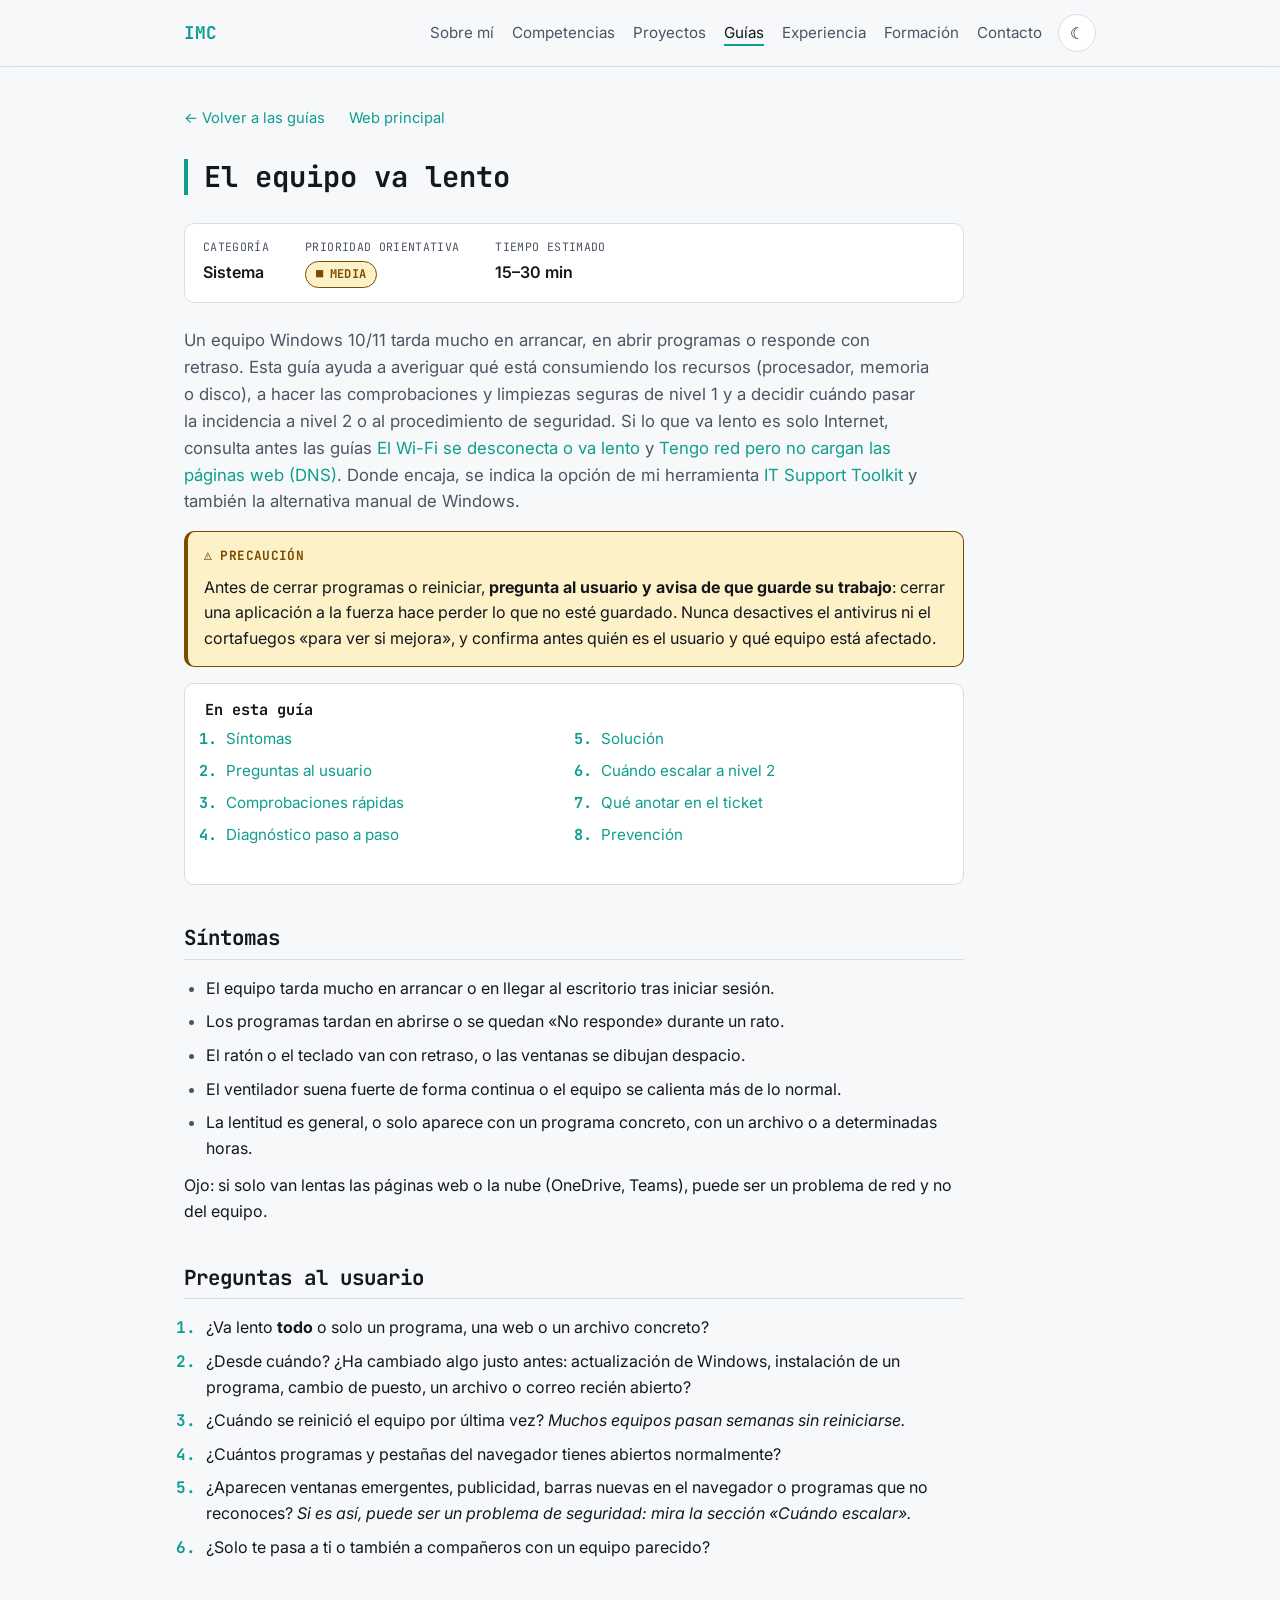
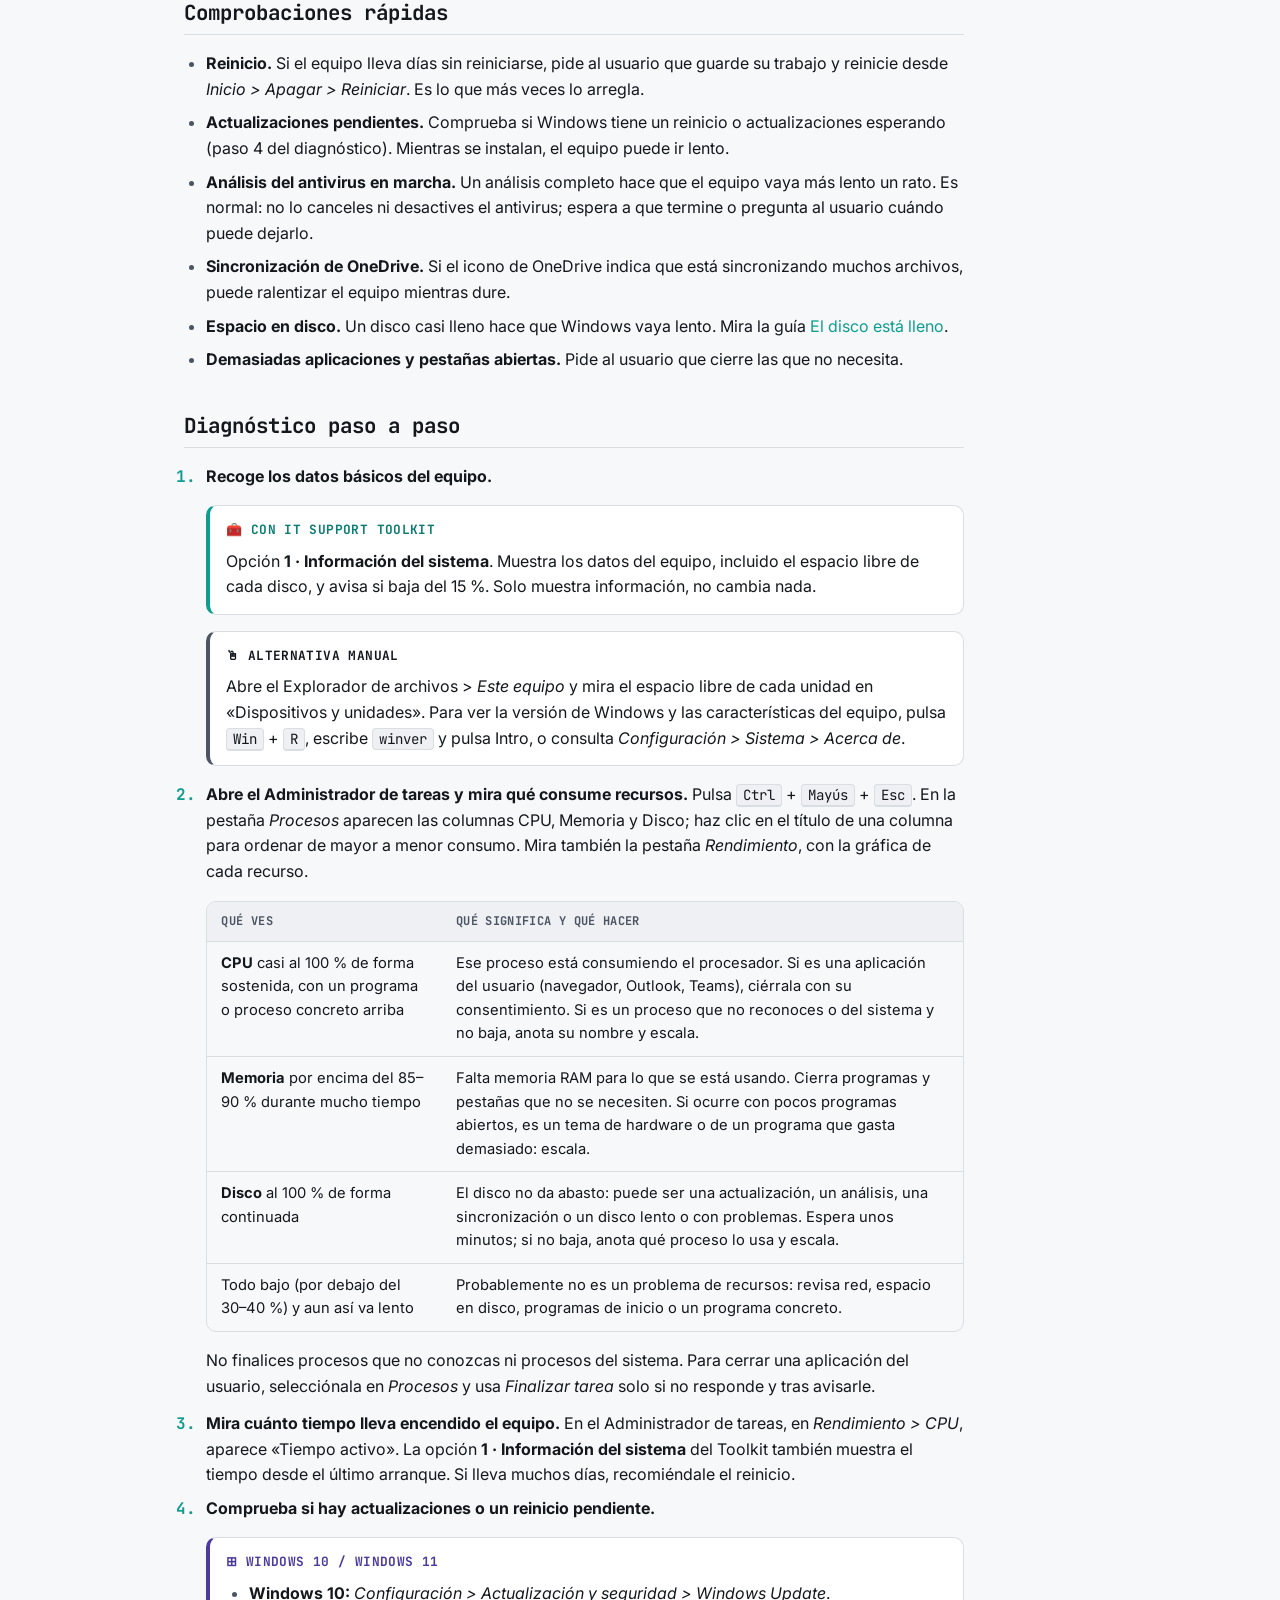
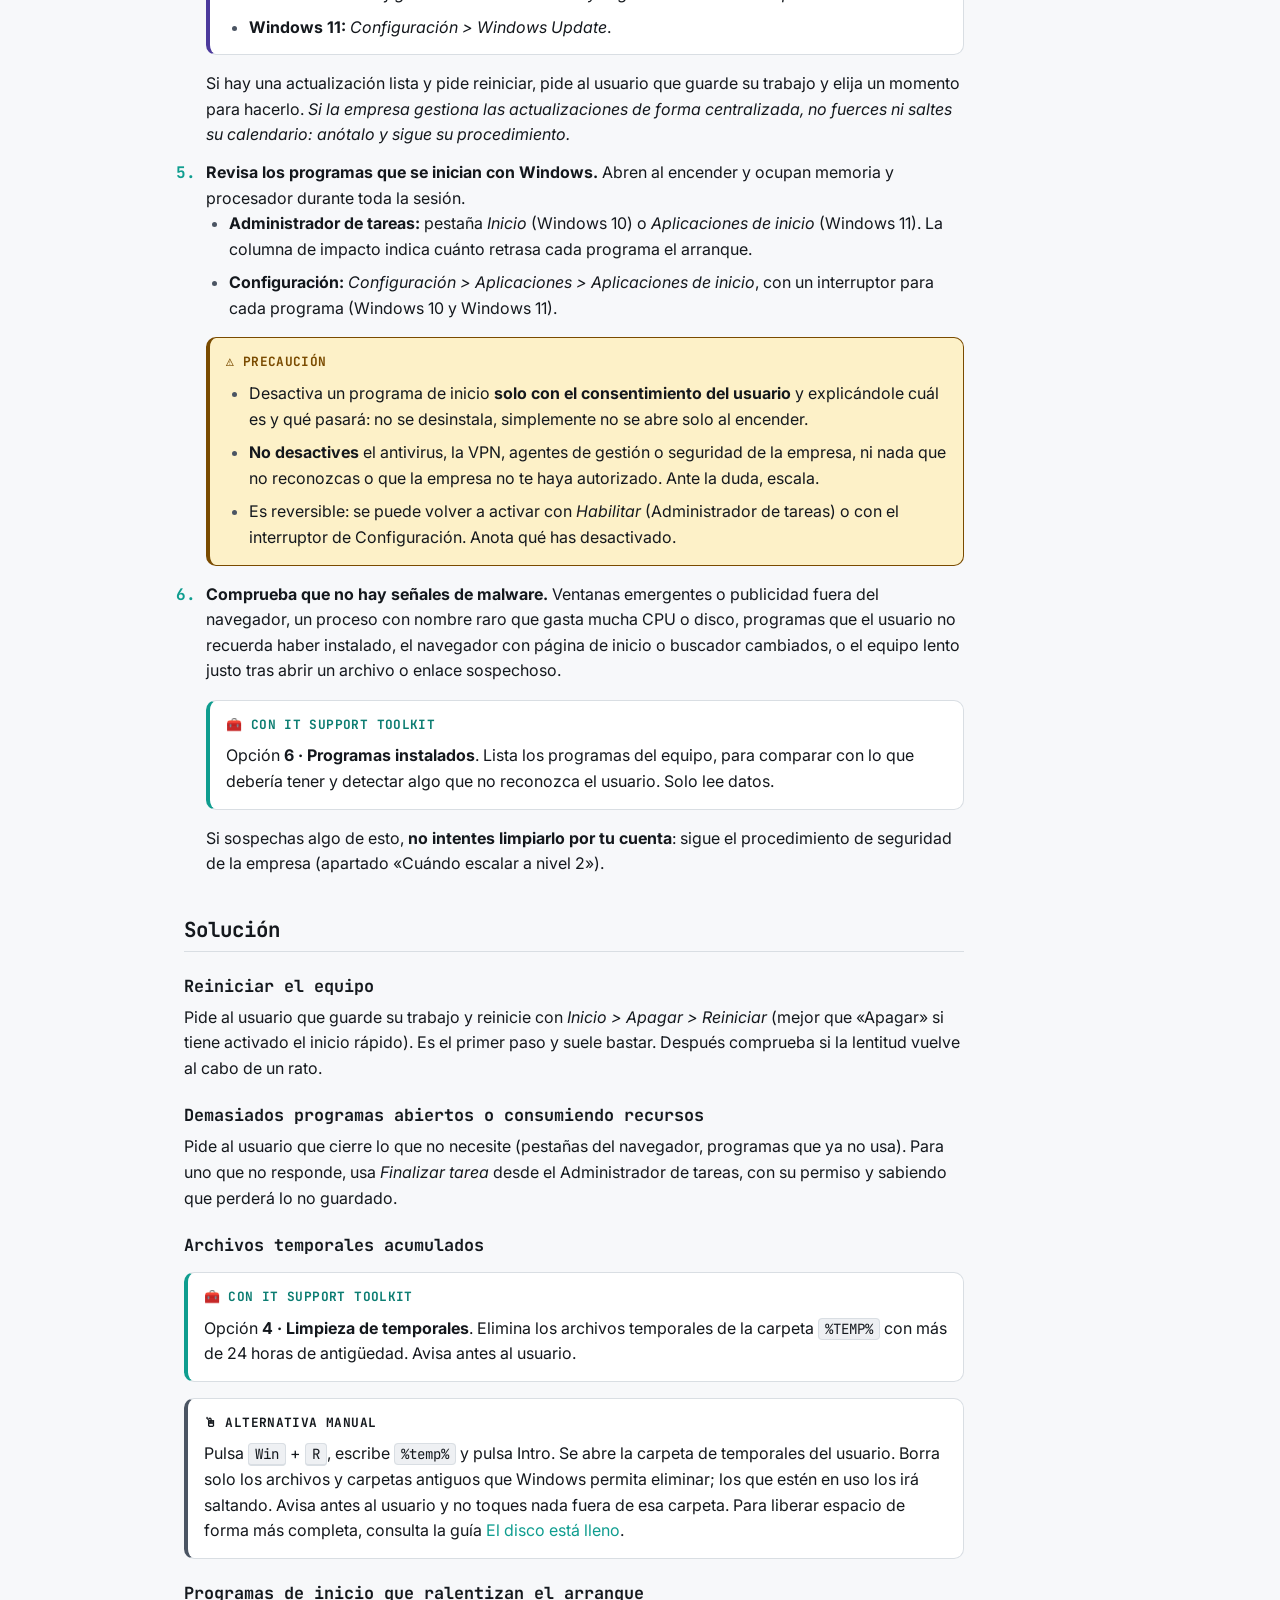
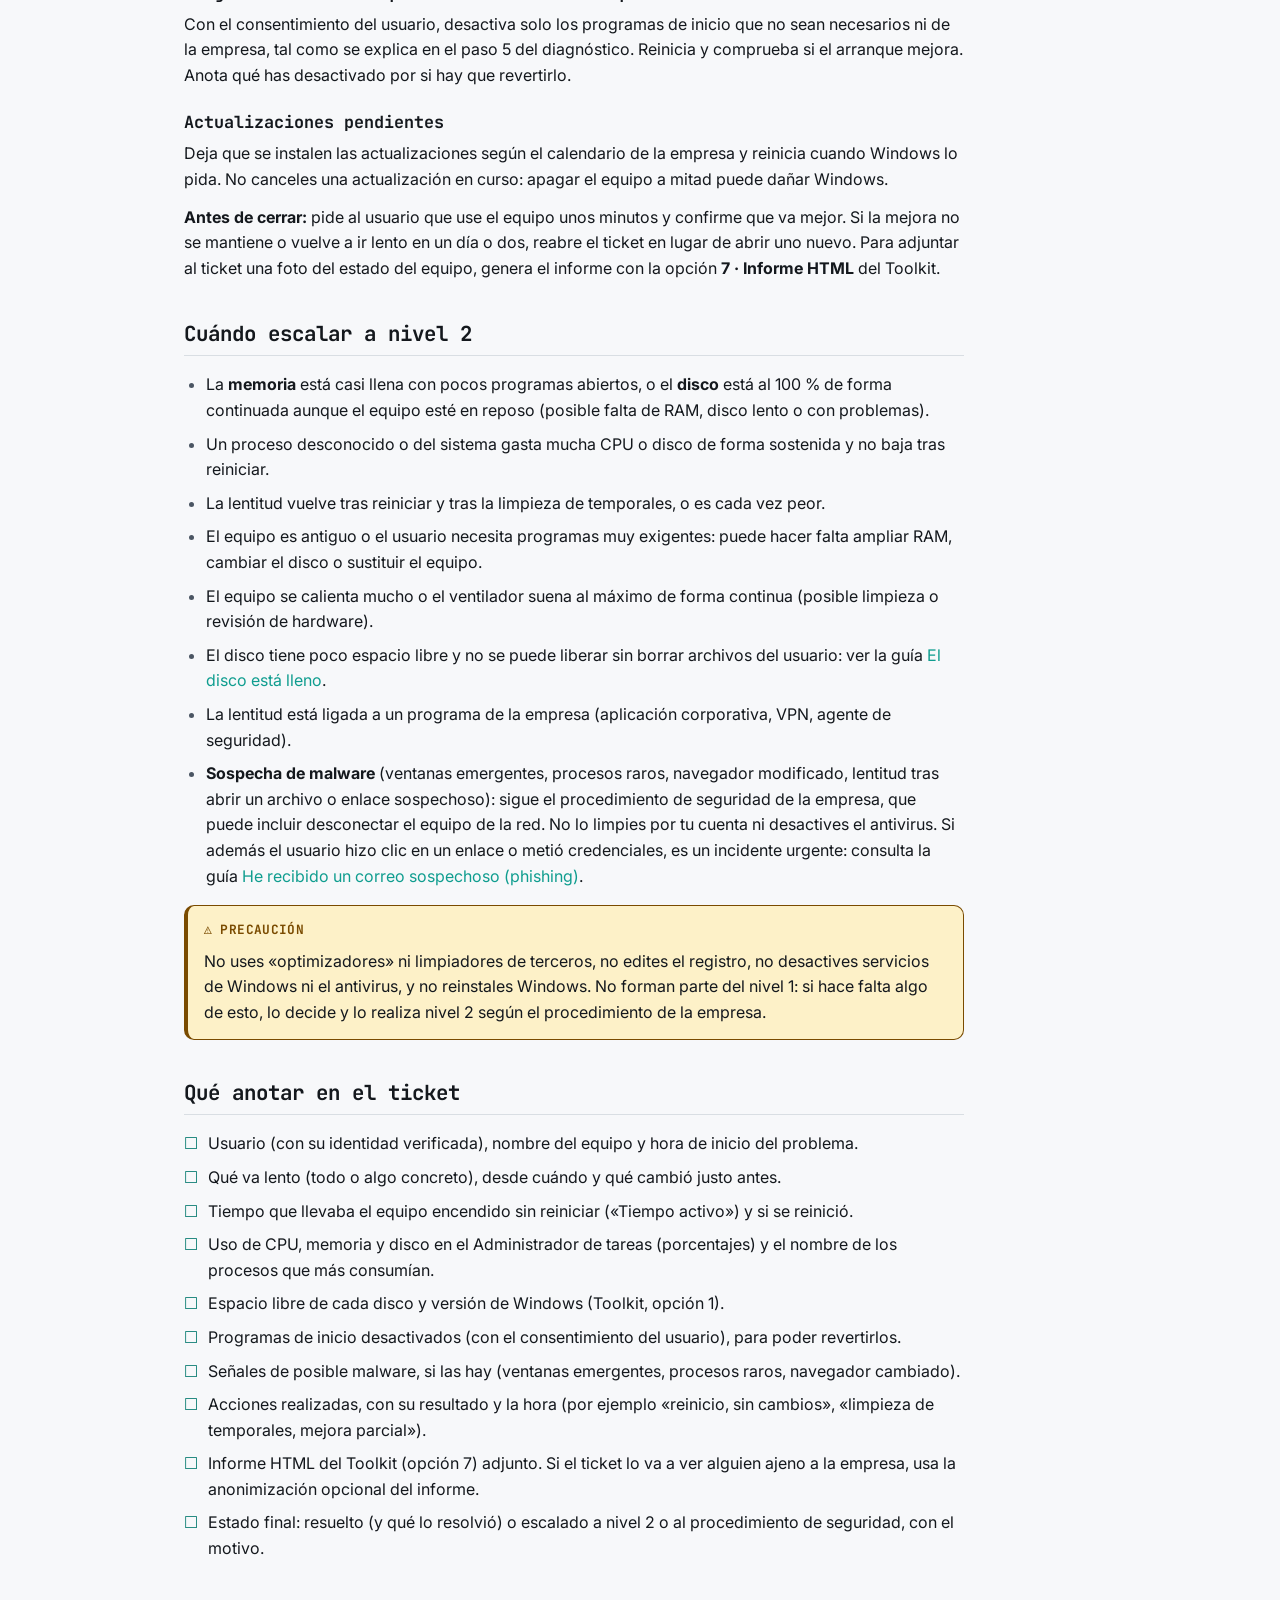
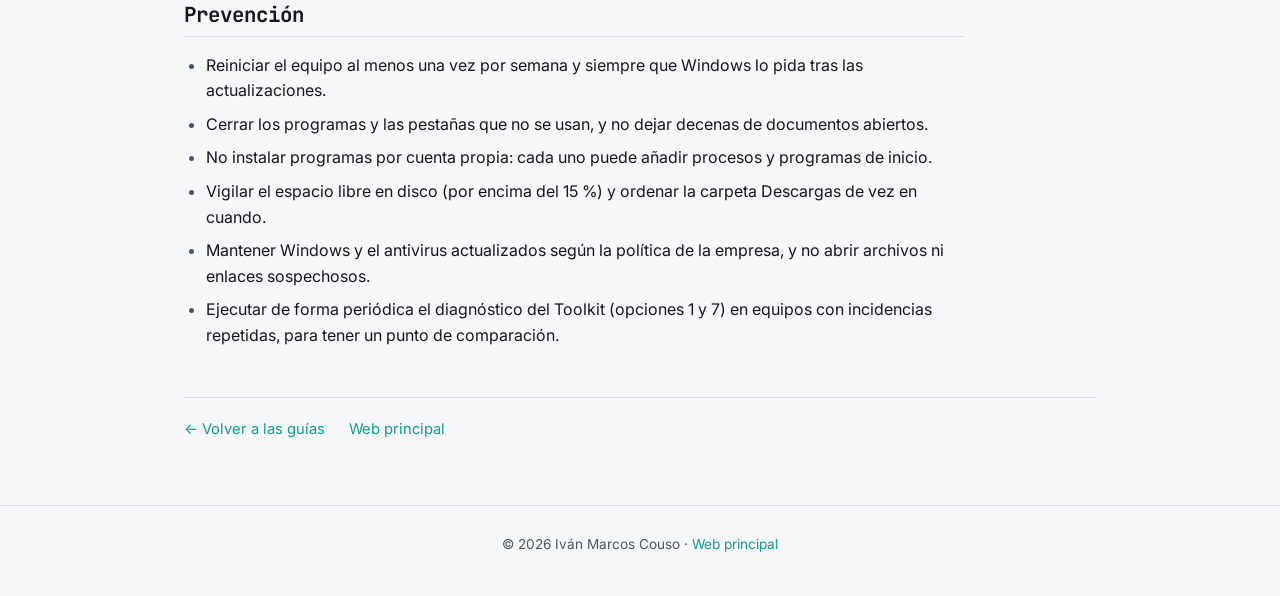
<file: guias/equipo-lento.html>
<!DOCTYPE html>
<html lang="es">
<head>
<meta charset="UTF-8">
<meta name="viewport" content="width=device-width, initial-scale=1.0">
<title>El equipo va lento · Guías de soporte IT N1</title>
<meta name="description" content="Guía de soporte IT N1: qué hacer cuando un equipo Windows 10/11 va lento. Administrador de tareas (CPU, memoria y disco), reinicio pendiente, programas de inicio, limpieza de temporales, cuándo escalar y qué anotar en el ticket.">
<meta name="author" content="Iván Marcos Couso">

<meta property="og:image" content="https://vantoxik.github.io/img/og-image.png">
<meta property="og:image:width" content="1200">
<meta property="og:image:height" content="630">
<meta property="og:image:alt" content="Iván Marcos Couso, Técnico de Soporte IT Junior | Sistemas y Redes. vantoxik.github.io">
<meta name="twitter:card" content="summary_large_image">

<link rel="canonical" href="https://vantoxik.github.io/guias/equipo-lento.html">

<link rel="preconnect" href="https://fonts.googleapis.com">
<link rel="preconnect" href="https://fonts.gstatic.com" crossorigin>
<link href="https://fonts.googleapis.com/css2?family=Inter:wght@400;500;600;700&family=JetBrains+Mono:wght@400;500;700&display=swap" rel="stylesheet">

<link rel="stylesheet" href="../css/styles.css">
</head>
<body>

<a class="skip-link" href="#contenido">Saltar al contenido principal</a>

<header class="site-header">
  <nav class="nav" aria-label="Navegación principal">
    <a href="../index.html#inicio" class="nav__brand">IMC</a>
    <ul class="nav__links">
      <li><a href="../index.html#sobre-mi">Sobre mí</a></li>
      <li><a href="../index.html#competencias">Competencias</a></li>
      <li><a href="../index.html#proyectos">Proyectos</a></li>
      <li><a href="index.html" aria-current="true">Guías</a></li>
      <li><a href="../index.html#experiencia">Experiencia</a></li>
      <li><a href="../index.html#formacion">Formación</a></li>
      <li><a href="../index.html#contacto">Contacto</a></li>
    </ul>
    <button id="theme-toggle" class="theme-toggle" type="button" aria-label="Cambiar a modo claro" aria-pressed="false">
      <span aria-hidden="true">☀</span>
    </button>
  </nav>
</header>

<main id="contenido">
  <div class="guide-page">
    <div class="container">

      <nav class="guide-nav" aria-label="Enlaces de la guía">
        <a href="index.html">← Volver a las guías</a>
        <a href="../index.html">Web principal</a>
      </nav>

      <article class="guide-body">
        <h1 class="section__title">El equipo va lento</h1>

        <dl class="guide-meta">
          <div>
            <dt>Categoría</dt>
            <dd>Sistema</dd>
          </div>
          <div>
            <dt>Prioridad orientativa</dt>
            <dd><span class="priority priority--medium">Media</span></dd>
          </div>
          <div>
            <dt>Tiempo estimado</dt>
            <dd>15–30 min</dd>
          </div>
        </dl>

        <p class="guide-intro">
          Un equipo Windows 10/11 tarda mucho en arrancar, en abrir programas o responde con retraso. Esta guía
          ayuda a averiguar qué está consumiendo los recursos (procesador, memoria o disco), a hacer las
          comprobaciones y limpiezas seguras de nivel 1 y a decidir cuándo pasar la incidencia a nivel 2 o al
          procedimiento de seguridad. Si lo que va lento es solo Internet, consulta antes las guías
          <a href="wifi-desconecta-lento.html">El Wi-Fi se desconecta o va lento</a> y
          <a href="dns-no-cargan-paginas.html">Tengo red pero no cargan las páginas web (DNS)</a>. Donde encaja, se
          indica la opción de mi herramienta
          <a href="https://github.com/VanToxiK/it-support-toolkit" target="_blank" rel="noopener noreferrer">IT Support Toolkit</a>
          y también la alternativa manual de Windows.
        </p>

        <div class="callout callout--warn">
          <div class="callout__label"><span aria-hidden="true">⚠</span> Precaución</div>
          <p>
            Antes de cerrar programas o reiniciar, <strong>pregunta al usuario y avisa de que guarde su trabajo</strong>:
            cerrar una aplicación a la fuerza hace perder lo que no esté guardado. Nunca desactives el antivirus ni
            el cortafuegos «para ver si mejora», y confirma antes quién es el usuario y qué equipo está afectado.
          </p>
        </div>

        <nav class="guide-toc" aria-labelledby="toc-title">
          <h2 class="guide-toc__title" id="toc-title">En esta guía</h2>
          <ol>
            <li><a href="#sintomas">Síntomas</a></li>
            <li><a href="#preguntas">Preguntas al usuario</a></li>
            <li><a href="#comprobaciones">Comprobaciones rápidas</a></li>
            <li><a href="#diagnostico">Diagnóstico paso a paso</a></li>
            <li><a href="#solucion">Solución</a></li>
            <li><a href="#escalar">Cuándo escalar a nivel 2</a></li>
            <li><a href="#ticket">Qué anotar en el ticket</a></li>
            <li><a href="#prevencion">Prevención</a></li>
          </ol>
        </nav>

        <section class="guide-section" aria-labelledby="sintomas">
          <h2 id="sintomas">Síntomas</h2>
          <ul>
            <li>El equipo tarda mucho en arrancar o en llegar al escritorio tras iniciar sesión.</li>
            <li>Los programas tardan en abrirse o se quedan «No responde» durante un rato.</li>
            <li>El ratón o el teclado van con retraso, o las ventanas se dibujan despacio.</li>
            <li>El ventilador suena fuerte de forma continua o el equipo se calienta más de lo normal.</li>
            <li>La lentitud es general, o solo aparece con un programa concreto, con un archivo o a determinadas horas.</li>
          </ul>
          <p>
            Ojo: si solo van lentas las páginas web o la nube (OneDrive, Teams), puede ser un problema de red y no
            del equipo.
          </p>
        </section>

        <section class="guide-section" aria-labelledby="preguntas">
          <h2 id="preguntas">Preguntas al usuario</h2>
          <ol>
            <li>¿Va lento <strong>todo</strong> o solo un programa, una web o un archivo concreto?</li>
            <li>¿Desde cuándo? ¿Ha cambiado algo justo antes: actualización de Windows, instalación de un programa, cambio de puesto, un archivo o correo recién abierto?</li>
            <li>¿Cuándo se reinició el equipo por última vez? <em>Muchos equipos pasan semanas sin reiniciarse.</em></li>
            <li>¿Cuántos programas y pestañas del navegador tienes abiertos normalmente?</li>
            <li>¿Aparecen ventanas emergentes, publicidad, barras nuevas en el navegador o programas que no reconoces? <em>Si es así, puede ser un problema de seguridad: mira la sección «Cuándo escalar».</em></li>
            <li>¿Solo te pasa a ti o también a compañeros con un equipo parecido?</li>
          </ol>
        </section>

        <section class="guide-section" aria-labelledby="comprobaciones">
          <h2 id="comprobaciones">Comprobaciones rápidas</h2>
          <ul>
            <li><strong>Reinicio.</strong> Si el equipo lleva días sin reiniciarse, pide al usuario que guarde su trabajo y reinicie desde <em>Inicio &gt; Apagar &gt; Reiniciar</em>. Es lo que más veces lo arregla.</li>
            <li><strong>Actualizaciones pendientes.</strong> Comprueba si Windows tiene un reinicio o actualizaciones esperando (paso 4 del diagnóstico). Mientras se instalan, el equipo puede ir lento.</li>
            <li><strong>Análisis del antivirus en marcha.</strong> Un análisis completo hace que el equipo vaya más lento un rato. Es normal: no lo canceles ni desactives el antivirus; espera a que termine o pregunta al usuario cuándo puede dejarlo.</li>
            <li><strong>Sincronización de OneDrive.</strong> Si el icono de OneDrive indica que está sincronizando muchos archivos, puede ralentizar el equipo mientras dure.</li>
            <li><strong>Espacio en disco.</strong> Un disco casi lleno hace que Windows vaya lento. Mira la guía <a href="disco-lleno.html">El disco está lleno</a>.</li>
            <li><strong>Demasiadas aplicaciones y pestañas abiertas.</strong> Pide al usuario que cierre las que no necesita.</li>
          </ul>
        </section>

        <section class="guide-section" aria-labelledby="diagnostico">
          <h2 id="diagnostico">Diagnóstico paso a paso</h2>
          <ol>
            <li>
              <strong>Recoge los datos básicos del equipo.</strong>
              <div class="callout callout--tool">
                <div class="callout__label"><span aria-hidden="true">🧰</span> Con IT Support Toolkit</div>
                <p>
                  Opción <strong>1 · Información del sistema</strong>. Muestra los datos del equipo, incluido el
                  espacio libre de cada disco, y avisa si baja del 15 %. Solo muestra información, no cambia nada.
                </p>
              </div>
              <div class="callout callout--manual">
                <div class="callout__label"><span aria-hidden="true">🖱</span> Alternativa manual</div>
                <p>
                  Abre el Explorador de archivos &gt; <em>Este equipo</em> y mira el espacio libre de cada unidad en
                  «Dispositivos y unidades». Para ver la versión de Windows y las características del equipo, pulsa
                  <kbd>Win</kbd> + <kbd>R</kbd>, escribe <code>winver</code> y pulsa Intro, o consulta
                  <em>Configuración &gt; Sistema &gt; Acerca de</em>.
                </p>
              </div>
            </li>
            <li>
              <strong>Abre el Administrador de tareas y mira qué consume recursos.</strong> Pulsa
              <kbd>Ctrl</kbd> + <kbd>Mayús</kbd> + <kbd>Esc</kbd>. En la pestaña <em>Procesos</em> aparecen las
              columnas CPU, Memoria y Disco; haz clic en el título de una columna para ordenar de mayor a menor
              consumo. Mira también la pestaña <em>Rendimiento</em>, con la gráfica de cada recurso.
              <div class="table-wrap" tabindex="0" role="region" aria-label="Cómo interpretar el Administrador de tareas">
                <table class="guide-table">
                  <thead>
                    <tr><th scope="col">Qué ves</th><th scope="col">Qué significa y qué hacer</th></tr>
                  </thead>
                  <tbody>
                    <tr>
                      <td><strong>CPU</strong> casi al 100 % de forma sostenida, con un programa o proceso concreto arriba</td>
                      <td>Ese proceso está consumiendo el procesador. Si es una aplicación del usuario (navegador, Outlook, Teams), ciérrala con su consentimiento. Si es un proceso que no reconoces o del sistema y no baja, anota su nombre y escala.</td>
                    </tr>
                    <tr>
                      <td><strong>Memoria</strong> por encima del 85–90 % durante mucho tiempo</td>
                      <td>Falta memoria RAM para lo que se está usando. Cierra programas y pestañas que no se necesiten. Si ocurre con pocos programas abiertos, es un tema de hardware o de un programa que gasta demasiado: escala.</td>
                    </tr>
                    <tr>
                      <td><strong>Disco</strong> al 100 % de forma continuada</td>
                      <td>El disco no da abasto: puede ser una actualización, un análisis, una sincronización o un disco lento o con problemas. Espera unos minutos; si no baja, anota qué proceso lo usa y escala.</td>
                    </tr>
                    <tr>
                      <td>Todo bajo (por debajo del 30–40 %) y aun así va lento</td>
                      <td>Probablemente no es un problema de recursos: revisa red, espacio en disco, programas de inicio o un programa concreto.</td>
                    </tr>
                  </tbody>
                </table>
              </div>
              <p>
                No finalices procesos que no conozcas ni procesos del sistema. Para cerrar una aplicación del
                usuario, selecciónala en <em>Procesos</em> y usa <em>Finalizar tarea</em> solo si no responde y
                tras avisarle.
              </p>
            </li>
            <li>
              <strong>Mira cuánto tiempo lleva encendido el equipo.</strong> En el Administrador de tareas, en
              <em>Rendimiento &gt; CPU</em>, aparece «Tiempo activo». La opción <strong>1 · Información del sistema</strong> del Toolkit también muestra el tiempo desde el último arranque. Si lleva muchos días, recomiéndale el reinicio.
            </li>
            <li>
              <strong>Comprueba si hay actualizaciones o un reinicio pendiente.</strong>
              <div class="callout callout--win">
                <div class="callout__label"><span aria-hidden="true">⊞</span> Windows 10 / Windows 11</div>
                <ul>
                  <li><strong>Windows 10:</strong> <em>Configuración &gt; Actualización y seguridad &gt; Windows Update</em>.</li>
                  <li><strong>Windows 11:</strong> <em>Configuración &gt; Windows Update</em>.</li>
                </ul>
              </div>
              <p>
                Si hay una actualización lista y pide reiniciar, pide al usuario que guarde su trabajo y elija un
                momento para hacerlo. <em>Si la empresa gestiona las actualizaciones de forma centralizada, no fuerces
                ni saltes su calendario: anótalo y sigue su procedimiento.</em>
              </p>
            </li>
            <li>
              <strong>Revisa los programas que se inician con Windows.</strong> Abren al encender y ocupan memoria
              y procesador durante toda la sesión.
              <ul>
                <li><strong>Administrador de tareas:</strong> pestaña <em>Inicio</em> (Windows 10) o <em>Aplicaciones de inicio</em> (Windows 11). La columna de impacto indica cuánto retrasa cada programa el arranque.</li>
                <li><strong>Configuración:</strong> <em>Configuración &gt; Aplicaciones &gt; Aplicaciones de inicio</em>, con un interruptor para cada programa (Windows 10 y Windows 11).</li>
              </ul>
              <div class="callout callout--warn">
                <div class="callout__label"><span aria-hidden="true">⚠</span> Precaución</div>
                <ul>
                  <li>Desactiva un programa de inicio <strong>solo con el consentimiento del usuario</strong> y explicándole cuál es y qué pasará: no se desinstala, simplemente no se abre solo al encender.</li>
                  <li><strong>No desactives</strong> el antivirus, la VPN, agentes de gestión o seguridad de la empresa, ni nada que no reconozcas o que la empresa no te haya autorizado. Ante la duda, escala.</li>
                  <li>Es reversible: se puede volver a activar con <em>Habilitar</em> (Administrador de tareas) o con el interruptor de Configuración. Anota qué has desactivado.</li>
                </ul>
              </div>
            </li>
            <li>
              <strong>Comprueba que no hay señales de malware.</strong> Ventanas emergentes o publicidad fuera del
              navegador, un proceso con nombre raro que gasta mucha CPU o disco, programas que el usuario no
              recuerda haber instalado, el navegador con página de inicio o buscador cambiados, o el equipo lento
              justo tras abrir un archivo o enlace sospechoso.
              <div class="callout callout--tool">
                <div class="callout__label"><span aria-hidden="true">🧰</span> Con IT Support Toolkit</div>
                <p>Opción <strong>6 · Programas instalados</strong>. Lista los programas del equipo, para comparar con lo que debería tener y detectar algo que no reconozca el usuario. Solo lee datos.</p>
              </div>
              <p>Si sospechas algo de esto, <strong>no intentes limpiarlo por tu cuenta</strong>: sigue el procedimiento de seguridad de la empresa (apartado «Cuándo escalar a nivel 2»).</p>
            </li>
          </ol>
        </section>

        <section class="guide-section" aria-labelledby="solucion">
          <h2 id="solucion">Solución</h2>

          <h3>Reiniciar el equipo</h3>
          <p>Pide al usuario que guarde su trabajo y reinicie con <em>Inicio &gt; Apagar &gt; Reiniciar</em> (mejor que «Apagar» si tiene activado el inicio rápido). Es el primer paso y suele bastar. Después comprueba si la lentitud vuelve al cabo de un rato.</p>

          <h3>Demasiados programas abiertos o consumiendo recursos</h3>
          <p>Pide al usuario que cierre lo que no necesite (pestañas del navegador, programas que ya no usa). Para uno que no responde, usa <em>Finalizar tarea</em> desde el Administrador de tareas, con su permiso y sabiendo que perderá lo no guardado.</p>

          <h3>Archivos temporales acumulados</h3>
          <div class="callout callout--tool">
            <div class="callout__label"><span aria-hidden="true">🧰</span> Con IT Support Toolkit</div>
            <p>Opción <strong>4 · Limpieza de temporales</strong>. Elimina los archivos temporales de la carpeta <code>%TEMP%</code> con más de 24 horas de antigüedad. Avisa antes al usuario.</p>
          </div>
          <div class="callout callout--manual">
            <div class="callout__label"><span aria-hidden="true">🖱</span> Alternativa manual</div>
            <p>Pulsa <kbd>Win</kbd> + <kbd>R</kbd>, escribe <code>%temp%</code> y pulsa Intro. Se abre la carpeta de temporales del usuario. Borra solo los archivos y carpetas antiguos que Windows permita eliminar; los que estén en uso los irá saltando. Avisa antes al usuario y no toques nada fuera de esa carpeta. Para liberar espacio de forma más completa, consulta la guía <a href="disco-lleno.html">El disco está lleno</a>.</p>
          </div>

          <h3>Programas de inicio que ralentizan el arranque</h3>
          <p>Con el consentimiento del usuario, desactiva solo los programas de inicio que no sean necesarios ni de la empresa, tal como se explica en el paso 5 del diagnóstico. Reinicia y comprueba si el arranque mejora. Anota qué has desactivado por si hay que revertirlo.</p>

          <h3>Actualizaciones pendientes</h3>
          <p>Deja que se instalen las actualizaciones según el calendario de la empresa y reinicia cuando Windows lo pida. No canceles una actualización en curso: apagar el equipo a mitad puede dañar Windows.</p>

          <p>
            <strong>Antes de cerrar:</strong> pide al usuario que use el equipo unos minutos y confirme que va mejor.
            Si la mejora no se mantiene o vuelve a ir lento en un día o dos, reabre el ticket en lugar de abrir uno
            nuevo. Para adjuntar al ticket una foto del estado del equipo, genera el informe con la opción
            <strong>7 · Informe HTML</strong> del Toolkit.
          </p>
        </section>

        <section class="guide-section" aria-labelledby="escalar">
          <h2 id="escalar">Cuándo escalar a nivel 2</h2>
          <ul>
            <li>La <strong>memoria</strong> está casi llena con pocos programas abiertos, o el <strong>disco</strong> está al 100 % de forma continuada aunque el equipo esté en reposo (posible falta de RAM, disco lento o con problemas).</li>
            <li>Un proceso desconocido o del sistema gasta mucha CPU o disco de forma sostenida y no baja tras reiniciar.</li>
            <li>La lentitud vuelve tras reiniciar y tras la limpieza de temporales, o es cada vez peor.</li>
            <li>El equipo es antiguo o el usuario necesita programas muy exigentes: puede hacer falta ampliar RAM, cambiar el disco o sustituir el equipo.</li>
            <li>El equipo se calienta mucho o el ventilador suena al máximo de forma continua (posible limpieza o revisión de hardware).</li>
            <li>El disco tiene poco espacio libre y no se puede liberar sin borrar archivos del usuario: ver la guía <a href="disco-lleno.html">El disco está lleno</a>.</li>
            <li>La lentitud está ligada a un programa de la empresa (aplicación corporativa, VPN, agente de seguridad).</li>
            <li><strong>Sospecha de malware</strong> (ventanas emergentes, procesos raros, navegador modificado, lentitud tras abrir un archivo o enlace sospechoso): sigue el procedimiento de seguridad de la empresa, que puede incluir desconectar el equipo de la red. No lo limpies por tu cuenta ni desactives el antivirus. Si además el usuario hizo clic en un enlace o metió credenciales, es un incidente urgente: consulta la guía <a href="correo-sospechoso-phishing.html">He recibido un correo sospechoso (phishing)</a>.</li>
          </ul>
          <div class="callout callout--warn">
            <div class="callout__label"><span aria-hidden="true">⚠</span> Precaución</div>
            <p>
              No uses «optimizadores» ni limpiadores de terceros, no edites el registro, no desactives servicios de
              Windows ni el antivirus, y no reinstales Windows. No forman parte del nivel 1: si hace falta algo de
              esto, lo decide y lo realiza nivel 2 según el procedimiento de la empresa.
            </p>
          </div>
        </section>

        <section class="guide-section" aria-labelledby="ticket">
          <h2 id="ticket">Qué anotar en el ticket</h2>
          <ul class="checklist">
            <li>Usuario (con su identidad verificada), nombre del equipo y hora de inicio del problema.</li>
            <li>Qué va lento (todo o algo concreto), desde cuándo y qué cambió justo antes.</li>
            <li>Tiempo que llevaba el equipo encendido sin reiniciar («Tiempo activo») y si se reinició.</li>
            <li>Uso de CPU, memoria y disco en el Administrador de tareas (porcentajes) y el nombre de los procesos que más consumían.</li>
            <li>Espacio libre de cada disco y versión de Windows (Toolkit, opción 1).</li>
            <li>Programas de inicio desactivados (con el consentimiento del usuario), para poder revertirlos.</li>
            <li>Señales de posible malware, si las hay (ventanas emergentes, procesos raros, navegador cambiado).</li>
            <li>Acciones realizadas, con su resultado y la hora (por ejemplo «reinicio, sin cambios», «limpieza de temporales, mejora parcial»).</li>
            <li>Informe HTML del Toolkit (opción 7) adjunto. Si el ticket lo va a ver alguien ajeno a la empresa, usa la anonimización opcional del informe.</li>
            <li>Estado final: resuelto (y qué lo resolvió) o escalado a nivel 2 o al procedimiento de seguridad, con el motivo.</li>
          </ul>
        </section>

        <section class="guide-section" aria-labelledby="prevencion">
          <h2 id="prevencion">Prevención</h2>
          <ul>
            <li>Reiniciar el equipo al menos una vez por semana y siempre que Windows lo pida tras las actualizaciones.</li>
            <li>Cerrar los programas y las pestañas que no se usan, y no dejar decenas de documentos abiertos.</li>
            <li>No instalar programas por cuenta propia: cada uno puede añadir procesos y programas de inicio.</li>
            <li>Vigilar el espacio libre en disco (por encima del 15 %) y ordenar la carpeta Descargas de vez en cuando.</li>
            <li>Mantener Windows y el antivirus actualizados según la política de la empresa, y no abrir archivos ni enlaces sospechosos.</li>
            <li>Ejecutar de forma periódica el diagnóstico del Toolkit (opciones 1 y 7) en equipos con incidencias repetidas, para tener un punto de comparación.</li>
          </ul>
        </section>
      </article>

      <nav class="guide-nav guide-nav--bottom" aria-label="Enlaces al final de la guía">
        <a href="index.html">← Volver a las guías</a>
        <a href="../index.html">Web principal</a>
      </nav>

    </div>
  </div>
</main>

<footer class="site-footer">
  <div class="container">
    <p>&copy; 2026 Iván Marcos Couso · <a href="../index.html">Web principal</a></p>
  </div>
</footer>

<script src="../js/main.js"></script>
</body>
</html>
</file>
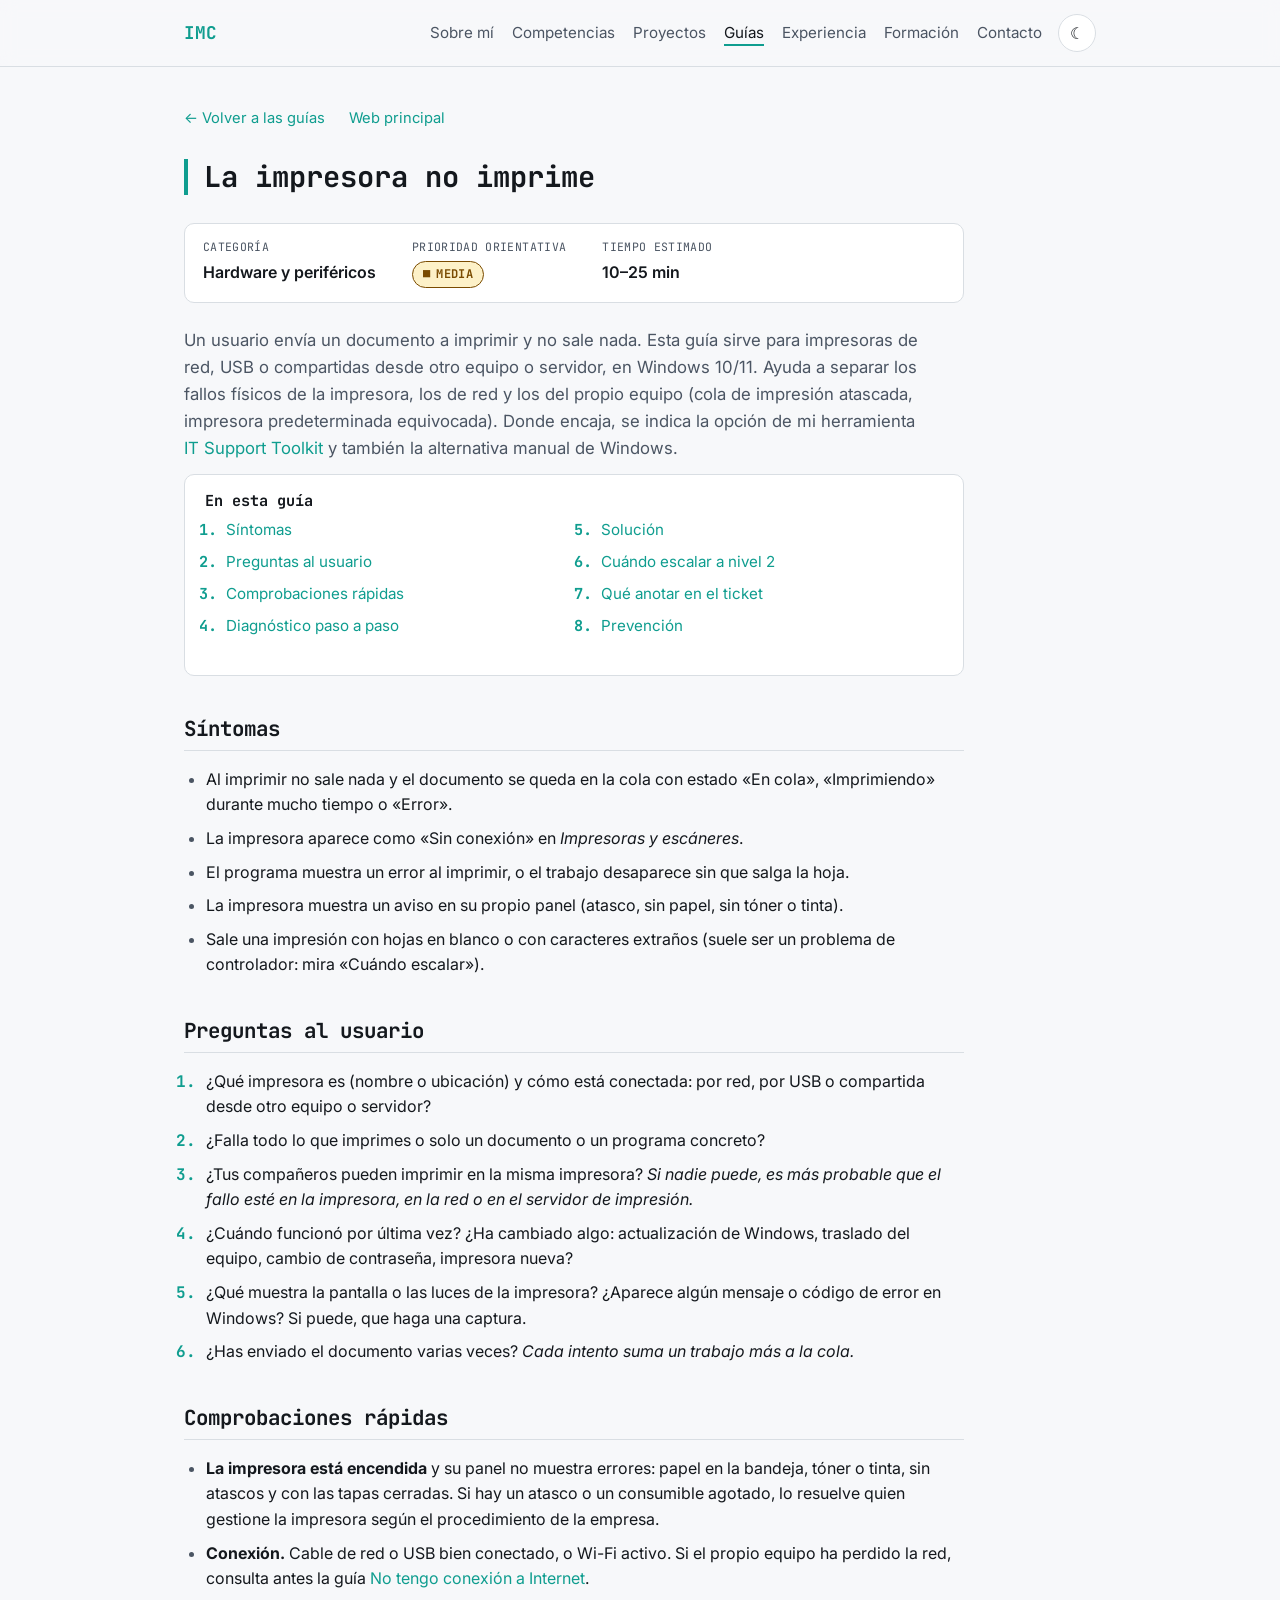
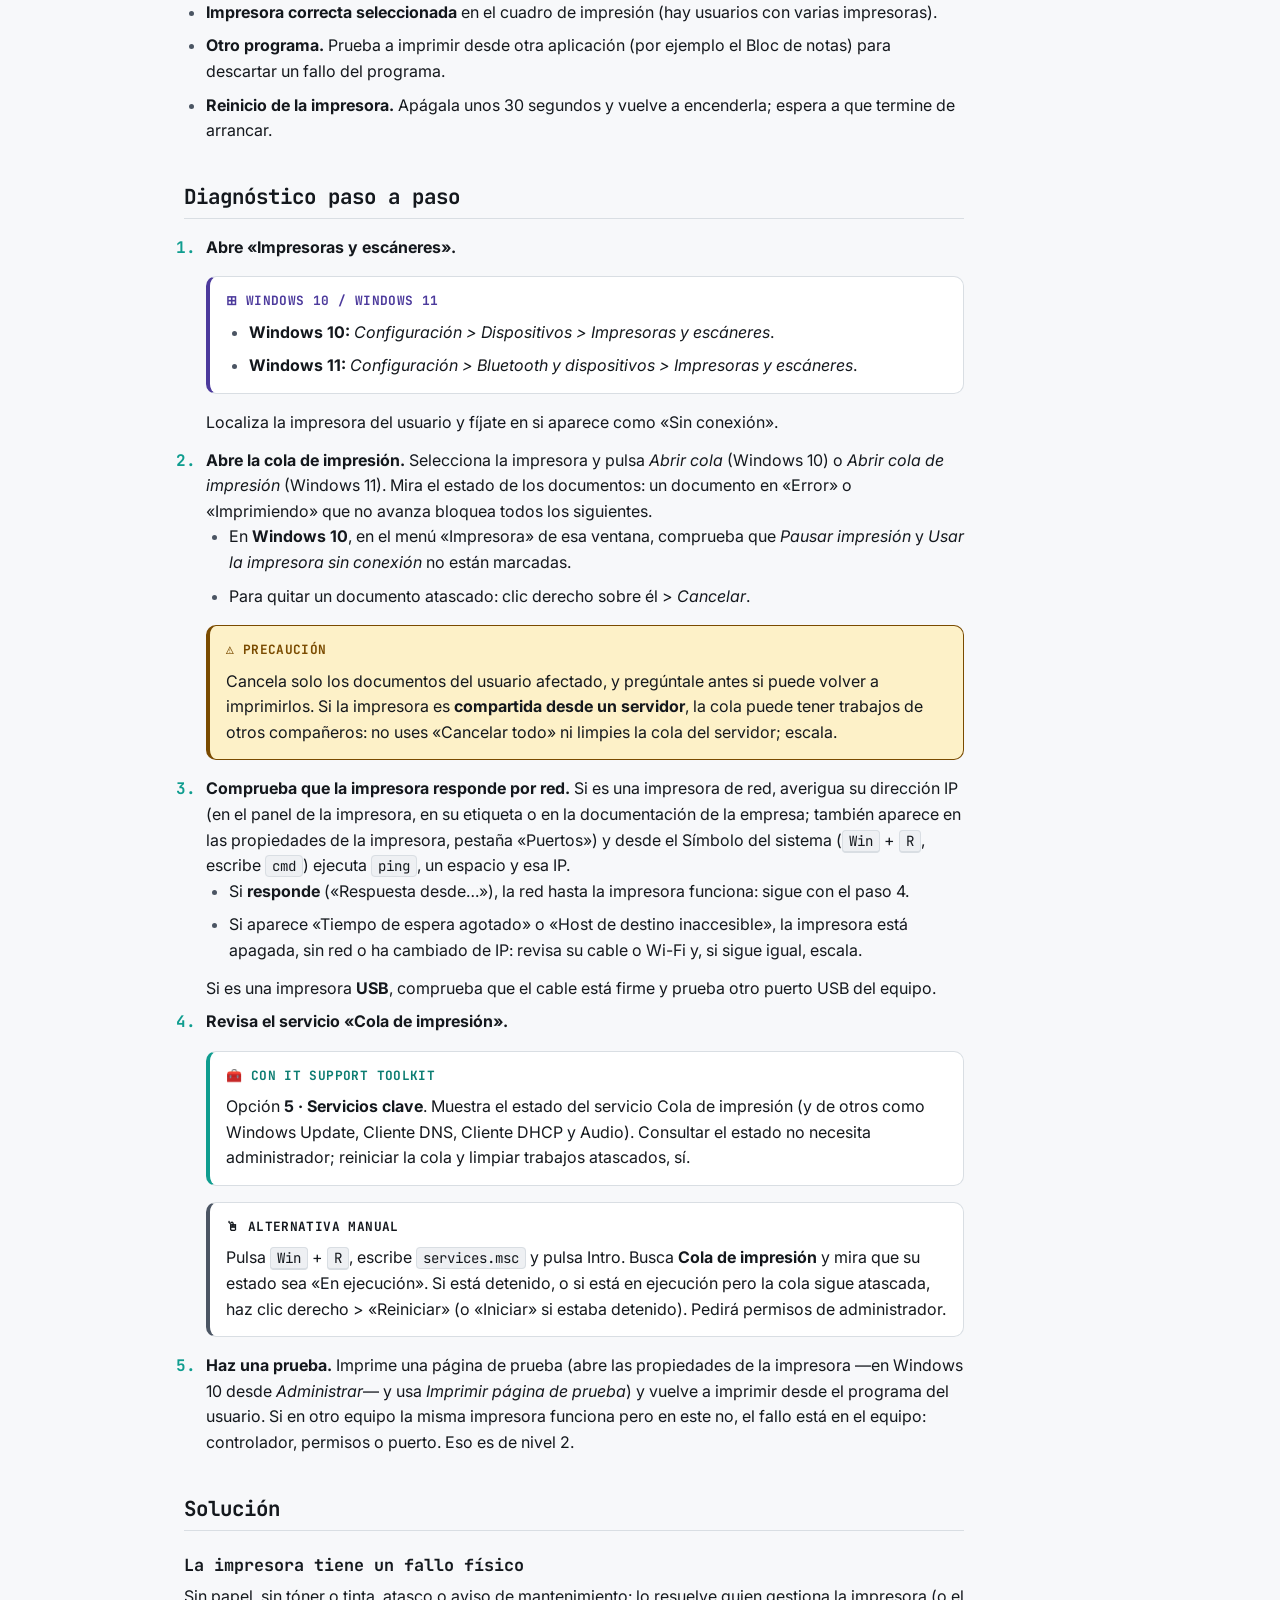
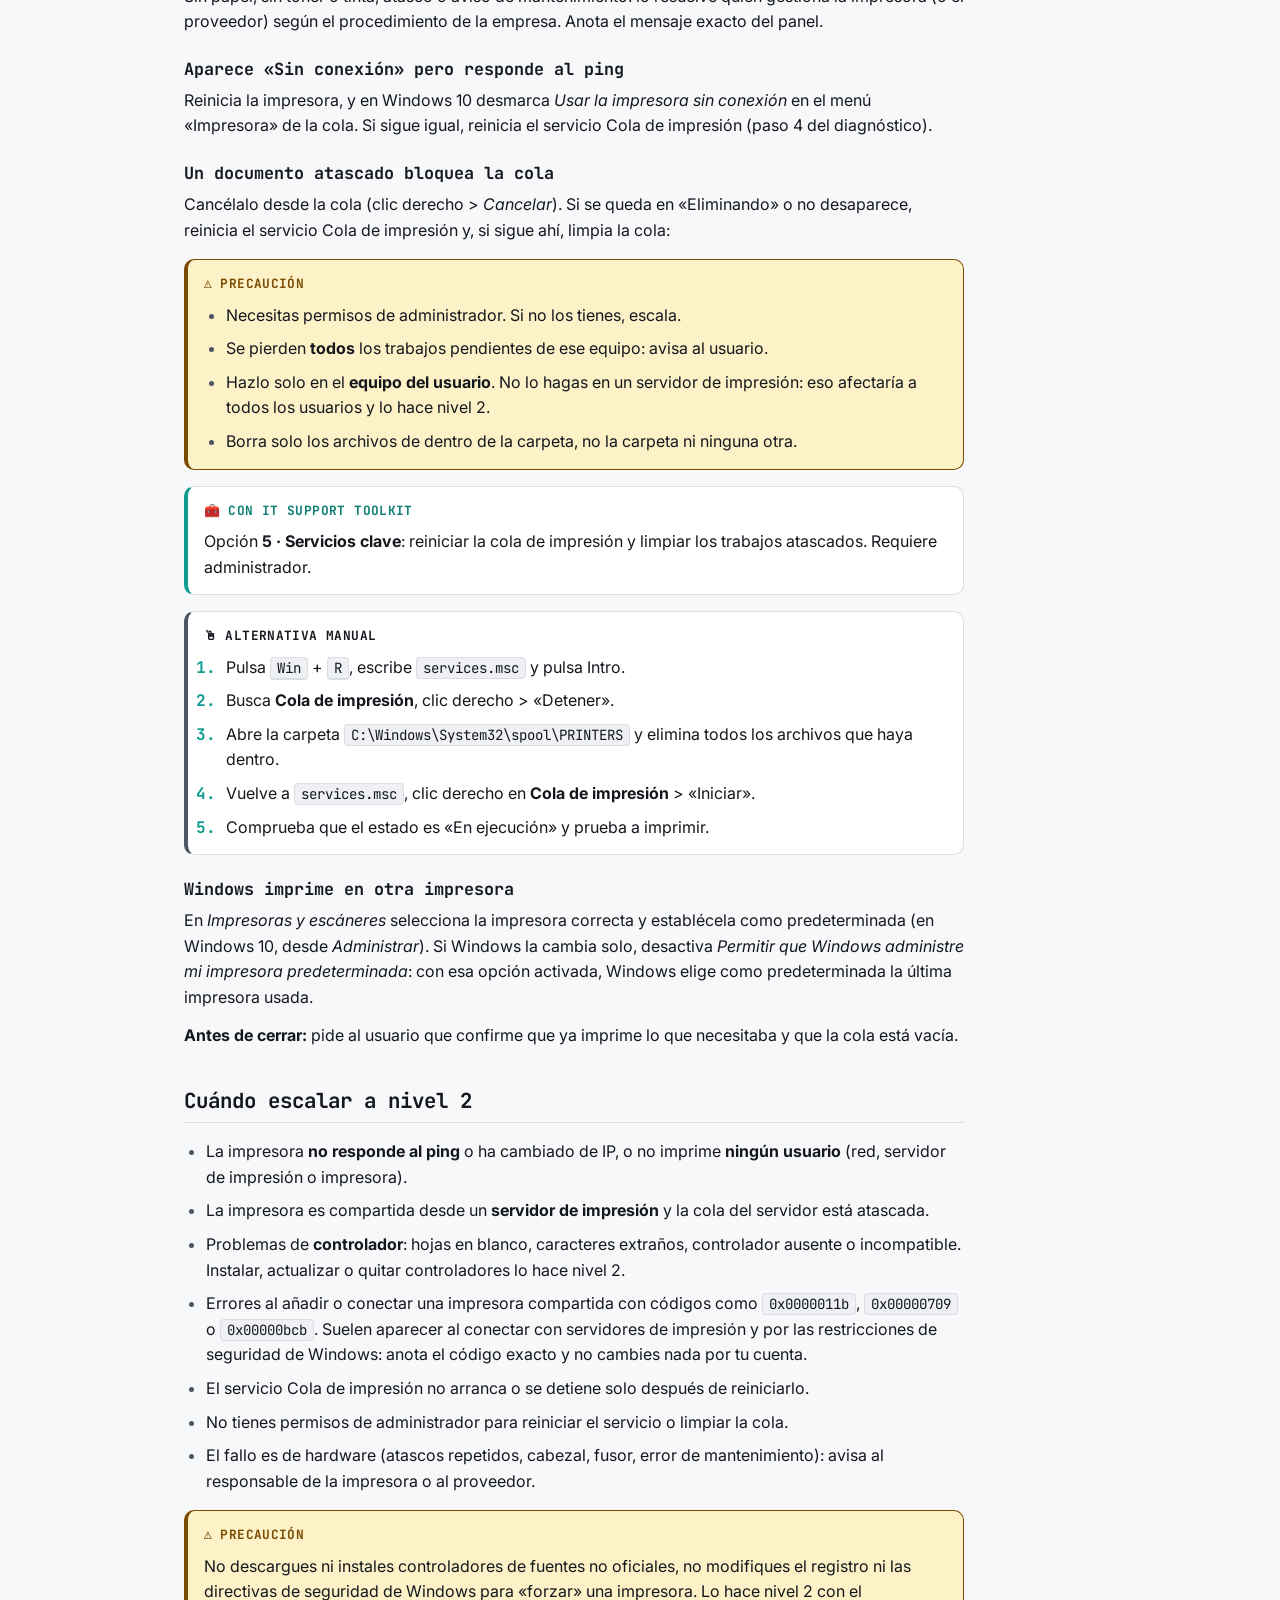
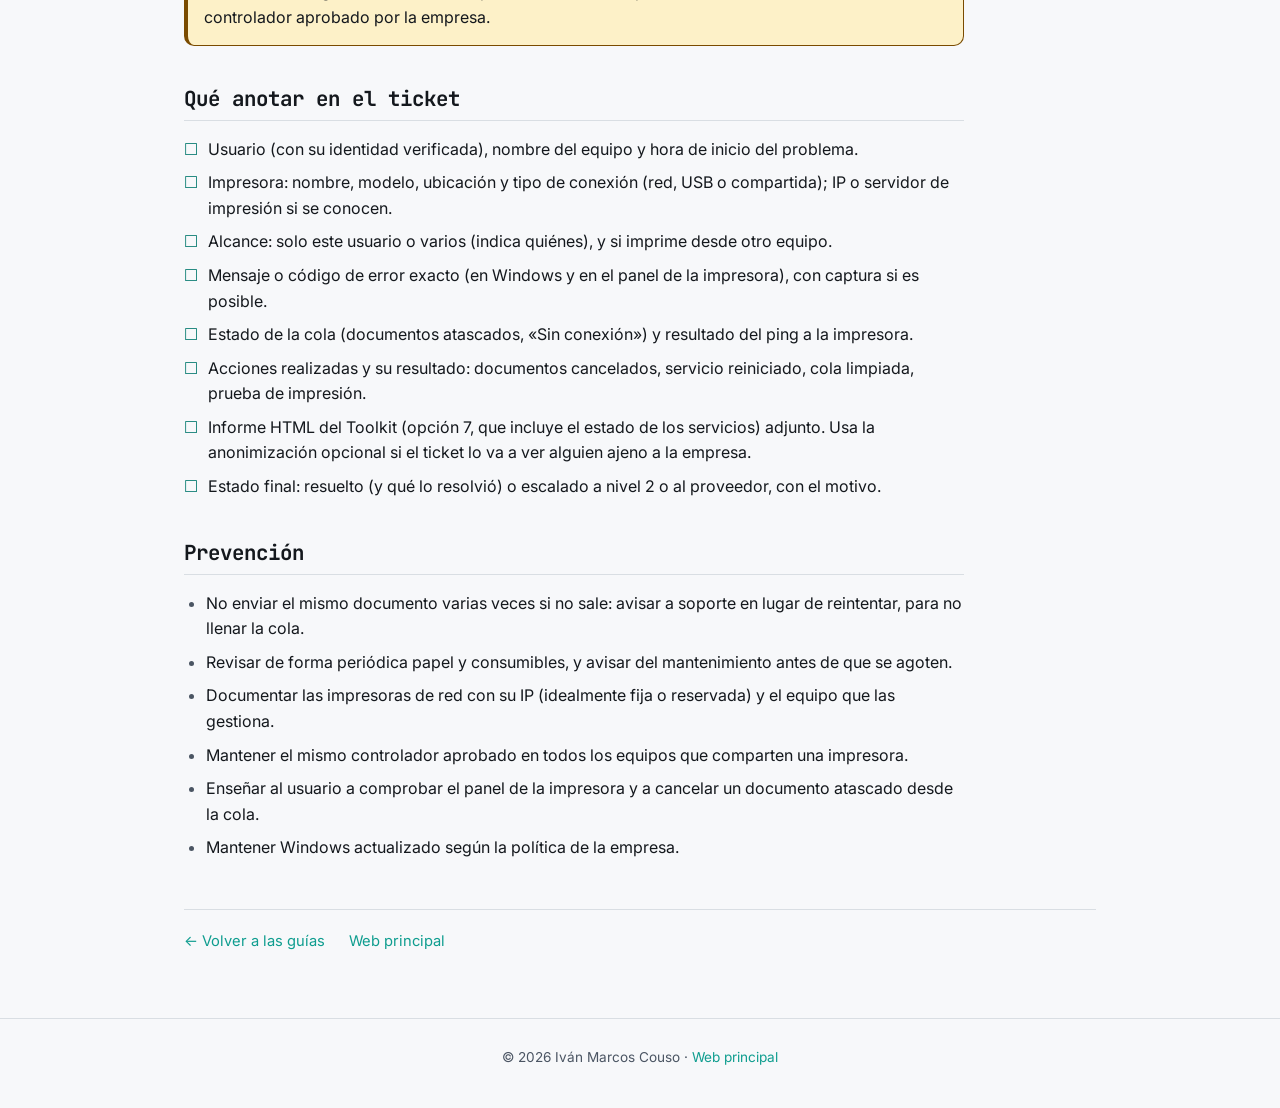
<file: guias/impresora-no-imprime.html>
<!DOCTYPE html>
<html lang="es">
<head>
<meta charset="UTF-8">
<meta name="viewport" content="width=device-width, initial-scale=1.0">
<title>La impresora no imprime · Guías de soporte IT N1</title>
<meta name="description" content="Guía de soporte IT N1: qué hacer cuando una impresora no imprime en un equipo Windows 10/11. Revisión de la cola de impresión, servicio Cola de impresión, solución, cuándo escalar y qué anotar en el ticket.">
<meta name="author" content="Iván Marcos Couso">

<meta property="og:image" content="https://vantoxik.github.io/img/og-image.png">
<meta property="og:image:width" content="1200">
<meta property="og:image:height" content="630">
<meta property="og:image:alt" content="Iván Marcos Couso, Técnico de Soporte IT Junior | Sistemas y Redes. vantoxik.github.io">
<meta name="twitter:card" content="summary_large_image">

<link rel="canonical" href="https://vantoxik.github.io/guias/impresora-no-imprime.html">

<link rel="preconnect" href="https://fonts.googleapis.com">
<link rel="preconnect" href="https://fonts.gstatic.com" crossorigin>
<link href="https://fonts.googleapis.com/css2?family=Inter:wght@400;500;600;700&family=JetBrains+Mono:wght@400;500;700&display=swap" rel="stylesheet">

<link rel="stylesheet" href="../css/styles.css">
</head>
<body>

<a class="skip-link" href="#contenido">Saltar al contenido principal</a>

<header class="site-header">
  <nav class="nav" aria-label="Navegación principal">
    <a href="../index.html#inicio" class="nav__brand">IMC</a>
    <ul class="nav__links">
      <li><a href="../index.html#sobre-mi">Sobre mí</a></li>
      <li><a href="../index.html#competencias">Competencias</a></li>
      <li><a href="../index.html#proyectos">Proyectos</a></li>
      <li><a href="index.html" aria-current="true">Guías</a></li>
      <li><a href="../index.html#experiencia">Experiencia</a></li>
      <li><a href="../index.html#formacion">Formación</a></li>
      <li><a href="../index.html#contacto">Contacto</a></li>
    </ul>
    <button id="theme-toggle" class="theme-toggle" type="button" aria-label="Cambiar a modo claro" aria-pressed="false">
      <span aria-hidden="true">☀</span>
    </button>
  </nav>
</header>

<main id="contenido">
  <div class="guide-page">
    <div class="container">

      <nav class="guide-nav" aria-label="Enlaces de la guía">
        <a href="index.html">← Volver a las guías</a>
        <a href="../index.html">Web principal</a>
      </nav>

      <article class="guide-body">
        <h1 class="section__title">La impresora no imprime</h1>

        <dl class="guide-meta">
          <div>
            <dt>Categoría</dt>
            <dd>Hardware y periféricos</dd>
          </div>
          <div>
            <dt>Prioridad orientativa</dt>
            <dd><span class="priority priority--medium">Media</span></dd>
          </div>
          <div>
            <dt>Tiempo estimado</dt>
            <dd>10–25 min</dd>
          </div>
        </dl>

        <p class="guide-intro">
          Un usuario envía un documento a imprimir y no sale nada. Esta guía sirve para impresoras de red,
          USB o compartidas desde otro equipo o servidor, en Windows 10/11. Ayuda a separar los fallos físicos
          de la impresora, los de red y los del propio equipo (cola de impresión atascada, impresora
          predeterminada equivocada). Donde encaja, se indica la opción de mi herramienta
          <a href="https://github.com/VanToxiK/it-support-toolkit" target="_blank" rel="noopener noreferrer">IT Support Toolkit</a>
          y también la alternativa manual de Windows.
        </p>

        <nav class="guide-toc" aria-labelledby="toc-title">
          <h2 class="guide-toc__title" id="toc-title">En esta guía</h2>
          <ol>
            <li><a href="#sintomas">Síntomas</a></li>
            <li><a href="#preguntas">Preguntas al usuario</a></li>
            <li><a href="#comprobaciones">Comprobaciones rápidas</a></li>
            <li><a href="#diagnostico">Diagnóstico paso a paso</a></li>
            <li><a href="#solucion">Solución</a></li>
            <li><a href="#escalar">Cuándo escalar a nivel 2</a></li>
            <li><a href="#ticket">Qué anotar en el ticket</a></li>
            <li><a href="#prevencion">Prevención</a></li>
          </ol>
        </nav>

        <section class="guide-section" aria-labelledby="sintomas">
          <h2 id="sintomas">Síntomas</h2>
          <ul>
            <li>Al imprimir no sale nada y el documento se queda en la cola con estado «En cola», «Imprimiendo» durante mucho tiempo o «Error».</li>
            <li>La impresora aparece como «Sin conexión» en <em>Impresoras y escáneres</em>.</li>
            <li>El programa muestra un error al imprimir, o el trabajo desaparece sin que salga la hoja.</li>
            <li>La impresora muestra un aviso en su propio panel (atasco, sin papel, sin tóner o tinta).</li>
            <li>Sale una impresión con hojas en blanco o con caracteres extraños (suele ser un problema de controlador: mira «Cuándo escalar»).</li>
          </ul>
        </section>

        <section class="guide-section" aria-labelledby="preguntas">
          <h2 id="preguntas">Preguntas al usuario</h2>
          <ol>
            <li>¿Qué impresora es (nombre o ubicación) y cómo está conectada: por red, por USB o compartida desde otro equipo o servidor?</li>
            <li>¿Falla todo lo que imprimes o solo un documento o un programa concreto?</li>
            <li>¿Tus compañeros pueden imprimir en la misma impresora? <em>Si nadie puede, es más probable que el fallo esté en la impresora, en la red o en el servidor de impresión.</em></li>
            <li>¿Cuándo funcionó por última vez? ¿Ha cambiado algo: actualización de Windows, traslado del equipo, cambio de contraseña, impresora nueva?</li>
            <li>¿Qué muestra la pantalla o las luces de la impresora? ¿Aparece algún mensaje o código de error en Windows? Si puede, que haga una captura.</li>
            <li>¿Has enviado el documento varias veces? <em>Cada intento suma un trabajo más a la cola.</em></li>
          </ol>
        </section>

        <section class="guide-section" aria-labelledby="comprobaciones">
          <h2 id="comprobaciones">Comprobaciones rápidas</h2>
          <ul>
            <li><strong>La impresora está encendida</strong> y su panel no muestra errores: papel en la bandeja, tóner o tinta, sin atascos y con las tapas cerradas. Si hay un atasco o un consumible agotado, lo resuelve quien gestione la impresora según el procedimiento de la empresa.</li>
            <li><strong>Conexión.</strong> Cable de red o USB bien conectado, o Wi-Fi activo. Si el propio equipo ha perdido la red, consulta antes la guía <a href="sin-internet.html">No tengo conexión a Internet</a>.</li>
            <li><strong>Impresora correcta seleccionada</strong> en el cuadro de impresión (hay usuarios con varias impresoras).</li>
            <li><strong>Otro programa.</strong> Prueba a imprimir desde otra aplicación (por ejemplo el Bloc de notas) para descartar un fallo del programa.</li>
            <li><strong>Reinicio de la impresora.</strong> Apágala unos 30 segundos y vuelve a encenderla; espera a que termine de arrancar.</li>
          </ul>
        </section>

        <section class="guide-section" aria-labelledby="diagnostico">
          <h2 id="diagnostico">Diagnóstico paso a paso</h2>
          <ol>
            <li>
              <strong>Abre «Impresoras y escáneres».</strong>
              <div class="callout callout--win">
                <div class="callout__label"><span aria-hidden="true">⊞</span> Windows 10 / Windows 11</div>
                <ul>
                  <li><strong>Windows 10:</strong> <em>Configuración &gt; Dispositivos &gt; Impresoras y escáneres</em>.</li>
                  <li><strong>Windows 11:</strong> <em>Configuración &gt; Bluetooth y dispositivos &gt; Impresoras y escáneres</em>.</li>
                </ul>
              </div>
              <p>Localiza la impresora del usuario y fíjate en si aparece como «Sin conexión».</p>
            </li>
            <li>
              <strong>Abre la cola de impresión.</strong> Selecciona la impresora y pulsa
              <em>Abrir cola</em> (Windows 10) o <em>Abrir cola de impresión</em> (Windows 11). Mira el estado de
              los documentos: un documento en «Error» o «Imprimiendo» que no avanza bloquea todos los siguientes.
              <ul>
                <li>En <strong>Windows 10</strong>, en el menú «Impresora» de esa ventana, comprueba que <em>Pausar impresión</em> y <em>Usar la impresora sin conexión</em> no están marcadas.</li>
                <li>Para quitar un documento atascado: clic derecho sobre él &gt; <em>Cancelar</em>.</li>
              </ul>
              <div class="callout callout--warn">
                <div class="callout__label"><span aria-hidden="true">⚠</span> Precaución</div>
                <p>Cancela solo los documentos del usuario afectado, y pregúntale antes si puede volver a imprimirlos. Si la impresora es <strong>compartida desde un servidor</strong>, la cola puede tener trabajos de otros compañeros: no uses «Cancelar todo» ni limpies la cola del servidor; escala.</p>
              </div>
            </li>
            <li>
              <strong>Comprueba que la impresora responde por red.</strong> Si es una impresora de red, averigua
              su dirección IP (en el panel de la impresora, en su etiqueta o en la documentación de la empresa;
              también aparece en las propiedades de la impresora, pestaña «Puertos») y desde el Símbolo del
              sistema (<kbd>Win</kbd> + <kbd>R</kbd>, escribe <code>cmd</code>) ejecuta <code>ping</code>, un
              espacio y esa IP.
              <ul>
                <li>Si <strong>responde</strong> («Respuesta desde…»), la red hasta la impresora funciona: sigue con el paso 4.</li>
                <li>Si aparece «Tiempo de espera agotado» o «Host de destino inaccesible», la impresora está apagada, sin red o ha cambiado de IP: revisa su cable o Wi-Fi y, si sigue igual, escala.</li>
              </ul>
              Si es una impresora <strong>USB</strong>, comprueba que el cable está firme y prueba otro puerto USB del equipo.
            </li>
            <li>
              <strong>Revisa el servicio «Cola de impresión».</strong>
              <div class="callout callout--tool">
                <div class="callout__label"><span aria-hidden="true">🧰</span> Con IT Support Toolkit</div>
                <p>
                  Opción <strong>5 · Servicios clave</strong>. Muestra el estado del servicio Cola de impresión (y
                  de otros como Windows Update, Cliente DNS, Cliente DHCP y Audio). Consultar el estado no
                  necesita administrador; reiniciar la cola y limpiar trabajos atascados, sí.
                </p>
              </div>
              <div class="callout callout--manual">
                <div class="callout__label"><span aria-hidden="true">🖱</span> Alternativa manual</div>
                <p>
                  Pulsa <kbd>Win</kbd> + <kbd>R</kbd>, escribe <code>services.msc</code> y pulsa Intro. Busca
                  <strong>Cola de impresión</strong> y mira que su estado sea «En ejecución». Si está detenido,
                  o si está en ejecución pero la cola sigue atascada, haz clic derecho &gt; «Reiniciar» (o
                  «Iniciar» si estaba detenido). Pedirá permisos de administrador.
                </p>
              </div>
            </li>
            <li>
              <strong>Haz una prueba.</strong> Imprime una página de prueba (abre las propiedades de la
              impresora —en Windows 10 desde <em>Administrar</em>— y usa <em>Imprimir página de prueba</em>) y
              vuelve a imprimir desde el programa del usuario. Si en otro equipo la misma impresora funciona
              pero en este no, el fallo está en el equipo: controlador, permisos o puerto. Eso es de nivel 2.
            </li>
          </ol>
        </section>

        <section class="guide-section" aria-labelledby="solucion">
          <h2 id="solucion">Solución</h2>

          <h3>La impresora tiene un fallo físico</h3>
          <p>Sin papel, sin tóner o tinta, atasco o aviso de mantenimiento: lo resuelve quien gestiona la impresora (o el proveedor) según el procedimiento de la empresa. Anota el mensaje exacto del panel.</p>

          <h3>Aparece «Sin conexión» pero responde al ping</h3>
          <p>Reinicia la impresora, y en Windows 10 desmarca <em>Usar la impresora sin conexión</em> en el menú «Impresora» de la cola. Si sigue igual, reinicia el servicio Cola de impresión (paso 4 del diagnóstico).</p>

          <h3>Un documento atascado bloquea la cola</h3>
          <p>Cancélalo desde la cola (clic derecho &gt; <em>Cancelar</em>). Si se queda en «Eliminando» o no desaparece, reinicia el servicio Cola de impresión y, si sigue ahí, limpia la cola:</p>
          <div class="callout callout--warn">
            <div class="callout__label"><span aria-hidden="true">⚠</span> Precaución</div>
            <ul>
              <li>Necesitas permisos de administrador. Si no los tienes, escala.</li>
              <li>Se pierden <strong>todos</strong> los trabajos pendientes de ese equipo: avisa al usuario.</li>
              <li>Hazlo solo en el <strong>equipo del usuario</strong>. No lo hagas en un servidor de impresión: eso afectaría a todos los usuarios y lo hace nivel 2.</li>
              <li>Borra solo los archivos de dentro de la carpeta, no la carpeta ni ninguna otra.</li>
            </ul>
          </div>
          <div class="callout callout--tool">
            <div class="callout__label"><span aria-hidden="true">🧰</span> Con IT Support Toolkit</div>
            <p>Opción <strong>5 · Servicios clave</strong>: reiniciar la cola de impresión y limpiar los trabajos atascados. Requiere administrador.</p>
          </div>
          <div class="callout callout--manual">
            <div class="callout__label"><span aria-hidden="true">🖱</span> Alternativa manual</div>
            <ol>
              <li>Pulsa <kbd>Win</kbd> + <kbd>R</kbd>, escribe <code>services.msc</code> y pulsa Intro.</li>
              <li>Busca <strong>Cola de impresión</strong>, clic derecho &gt; «Detener».</li>
              <li>Abre la carpeta <code>C:\Windows\System32\spool\PRINTERS</code> y elimina todos los archivos que haya dentro.</li>
              <li>Vuelve a <code>services.msc</code>, clic derecho en <strong>Cola de impresión</strong> &gt; «Iniciar».</li>
              <li>Comprueba que el estado es «En ejecución» y prueba a imprimir.</li>
            </ol>
          </div>

          <h3>Windows imprime en otra impresora</h3>
          <p>
            En <em>Impresoras y escáneres</em> selecciona la impresora correcta y establécela como predeterminada
            (en Windows 10, desde <em>Administrar</em>). Si Windows la cambia solo, desactiva
            <em>Permitir que Windows administre mi impresora predeterminada</em>: con esa opción activada, Windows
            elige como predeterminada la última impresora usada.
          </p>

          <p>
            <strong>Antes de cerrar:</strong> pide al usuario que confirme que ya imprime lo que necesitaba y
            que la cola está vacía.
          </p>
        </section>

        <section class="guide-section" aria-labelledby="escalar">
          <h2 id="escalar">Cuándo escalar a nivel 2</h2>
          <ul>
            <li>La impresora <strong>no responde al ping</strong> o ha cambiado de IP, o no imprime <strong>ningún usuario</strong> (red, servidor de impresión o impresora).</li>
            <li>La impresora es compartida desde un <strong>servidor de impresión</strong> y la cola del servidor está atascada.</li>
            <li>Problemas de <strong>controlador</strong>: hojas en blanco, caracteres extraños, controlador ausente o incompatible. Instalar, actualizar o quitar controladores lo hace nivel 2.</li>
            <li>Errores al añadir o conectar una impresora compartida con códigos como <code>0x0000011b</code>, <code>0x00000709</code> o <code>0x00000bcb</code>. Suelen aparecer al conectar con servidores de impresión y por las restricciones de seguridad de Windows: anota el código exacto y no cambies nada por tu cuenta.</li>
            <li>El servicio Cola de impresión no arranca o se detiene solo después de reiniciarlo.</li>
            <li>No tienes permisos de administrador para reiniciar el servicio o limpiar la cola.</li>
            <li>El fallo es de hardware (atascos repetidos, cabezal, fusor, error de mantenimiento): avisa al responsable de la impresora o al proveedor.</li>
          </ul>
          <div class="callout callout--warn">
            <div class="callout__label"><span aria-hidden="true">⚠</span> Precaución</div>
            <p>
              No descargues ni instales controladores de fuentes no oficiales, no modifiques el registro ni las
              directivas de seguridad de Windows para «forzar» una impresora. Lo hace nivel 2 con el controlador
              aprobado por la empresa.
            </p>
          </div>
        </section>

        <section class="guide-section" aria-labelledby="ticket">
          <h2 id="ticket">Qué anotar en el ticket</h2>
          <ul class="checklist">
            <li>Usuario (con su identidad verificada), nombre del equipo y hora de inicio del problema.</li>
            <li>Impresora: nombre, modelo, ubicación y tipo de conexión (red, USB o compartida); IP o servidor de impresión si se conocen.</li>
            <li>Alcance: solo este usuario o varios (indica quiénes), y si imprime desde otro equipo.</li>
            <li>Mensaje o código de error exacto (en Windows y en el panel de la impresora), con captura si es posible.</li>
            <li>Estado de la cola (documentos atascados, «Sin conexión») y resultado del ping a la impresora.</li>
            <li>Acciones realizadas y su resultado: documentos cancelados, servicio reiniciado, cola limpiada, prueba de impresión.</li>
            <li>Informe HTML del Toolkit (opción 7, que incluye el estado de los servicios) adjunto. Usa la anonimización opcional si el ticket lo va a ver alguien ajeno a la empresa.</li>
            <li>Estado final: resuelto (y qué lo resolvió) o escalado a nivel 2 o al proveedor, con el motivo.</li>
          </ul>
        </section>

        <section class="guide-section" aria-labelledby="prevencion">
          <h2 id="prevencion">Prevención</h2>
          <ul>
            <li>No enviar el mismo documento varias veces si no sale: avisar a soporte en lugar de reintentar, para no llenar la cola.</li>
            <li>Revisar de forma periódica papel y consumibles, y avisar del mantenimiento antes de que se agoten.</li>
            <li>Documentar las impresoras de red con su IP (idealmente fija o reservada) y el equipo que las gestiona.</li>
            <li>Mantener el mismo controlador aprobado en todos los equipos que comparten una impresora.</li>
            <li>Enseñar al usuario a comprobar el panel de la impresora y a cancelar un documento atascado desde la cola.</li>
            <li>Mantener Windows actualizado según la política de la empresa.</li>
          </ul>
        </section>
      </article>

      <nav class="guide-nav guide-nav--bottom" aria-label="Enlaces al final de la guía">
        <a href="index.html">← Volver a las guías</a>
        <a href="../index.html">Web principal</a>
      </nav>

    </div>
  </div>
</main>

<footer class="site-footer">
  <div class="container">
    <p>&copy; 2026 Iván Marcos Couso · <a href="../index.html">Web principal</a></p>
  </div>
</footer>

<script src="../js/main.js"></script>
</body>
</html>
</file>
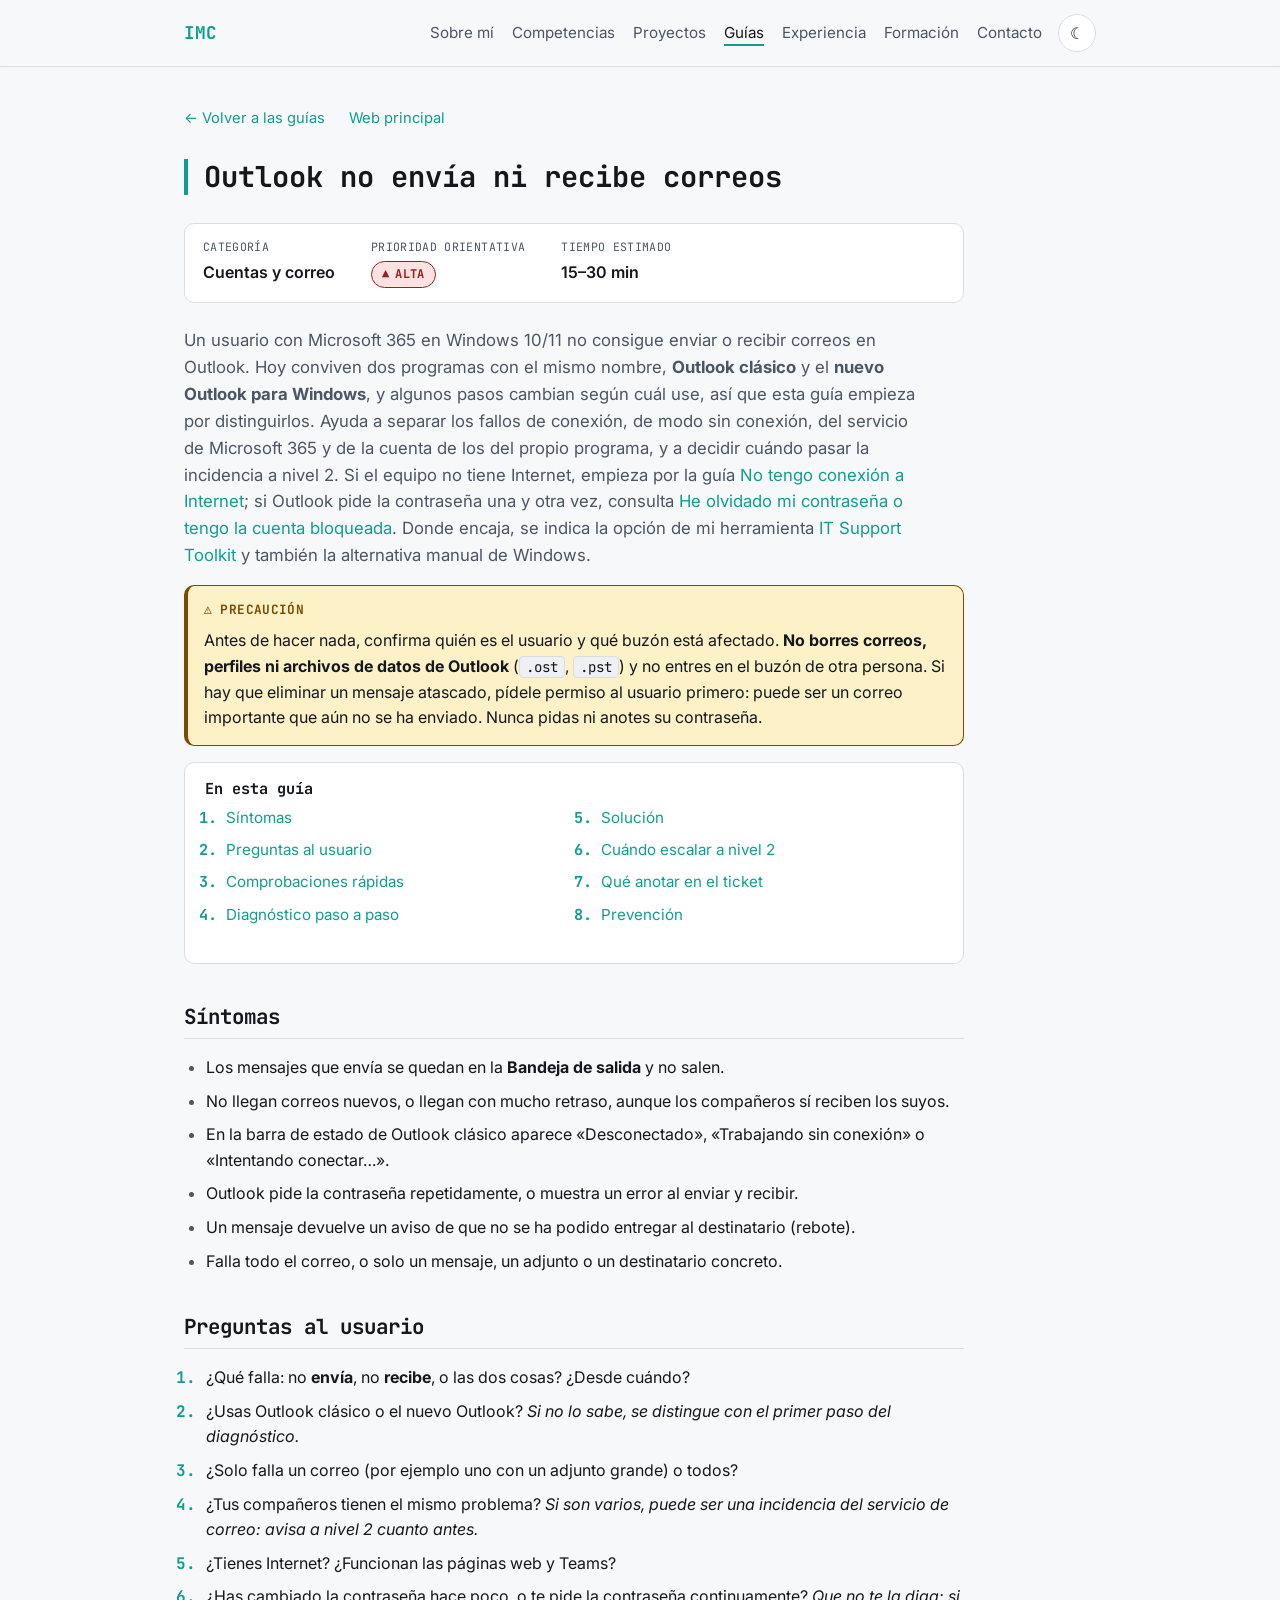
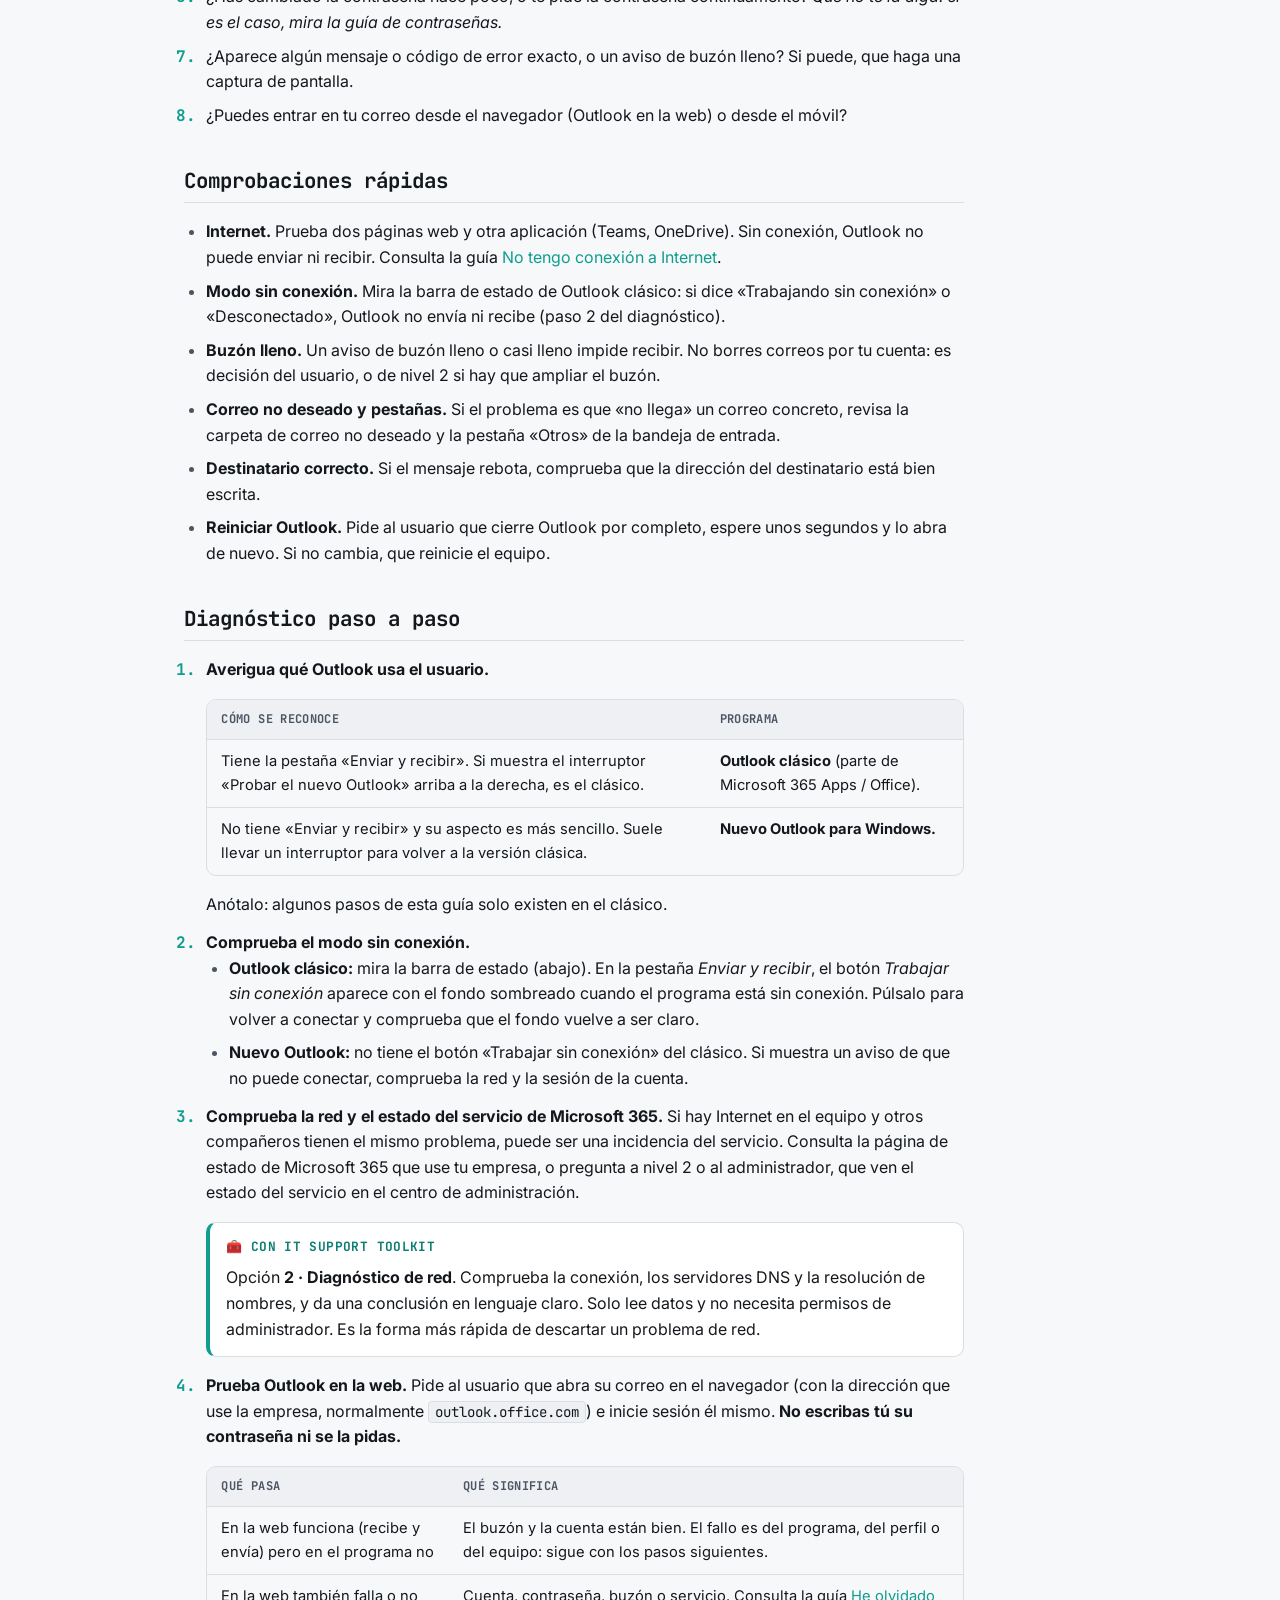
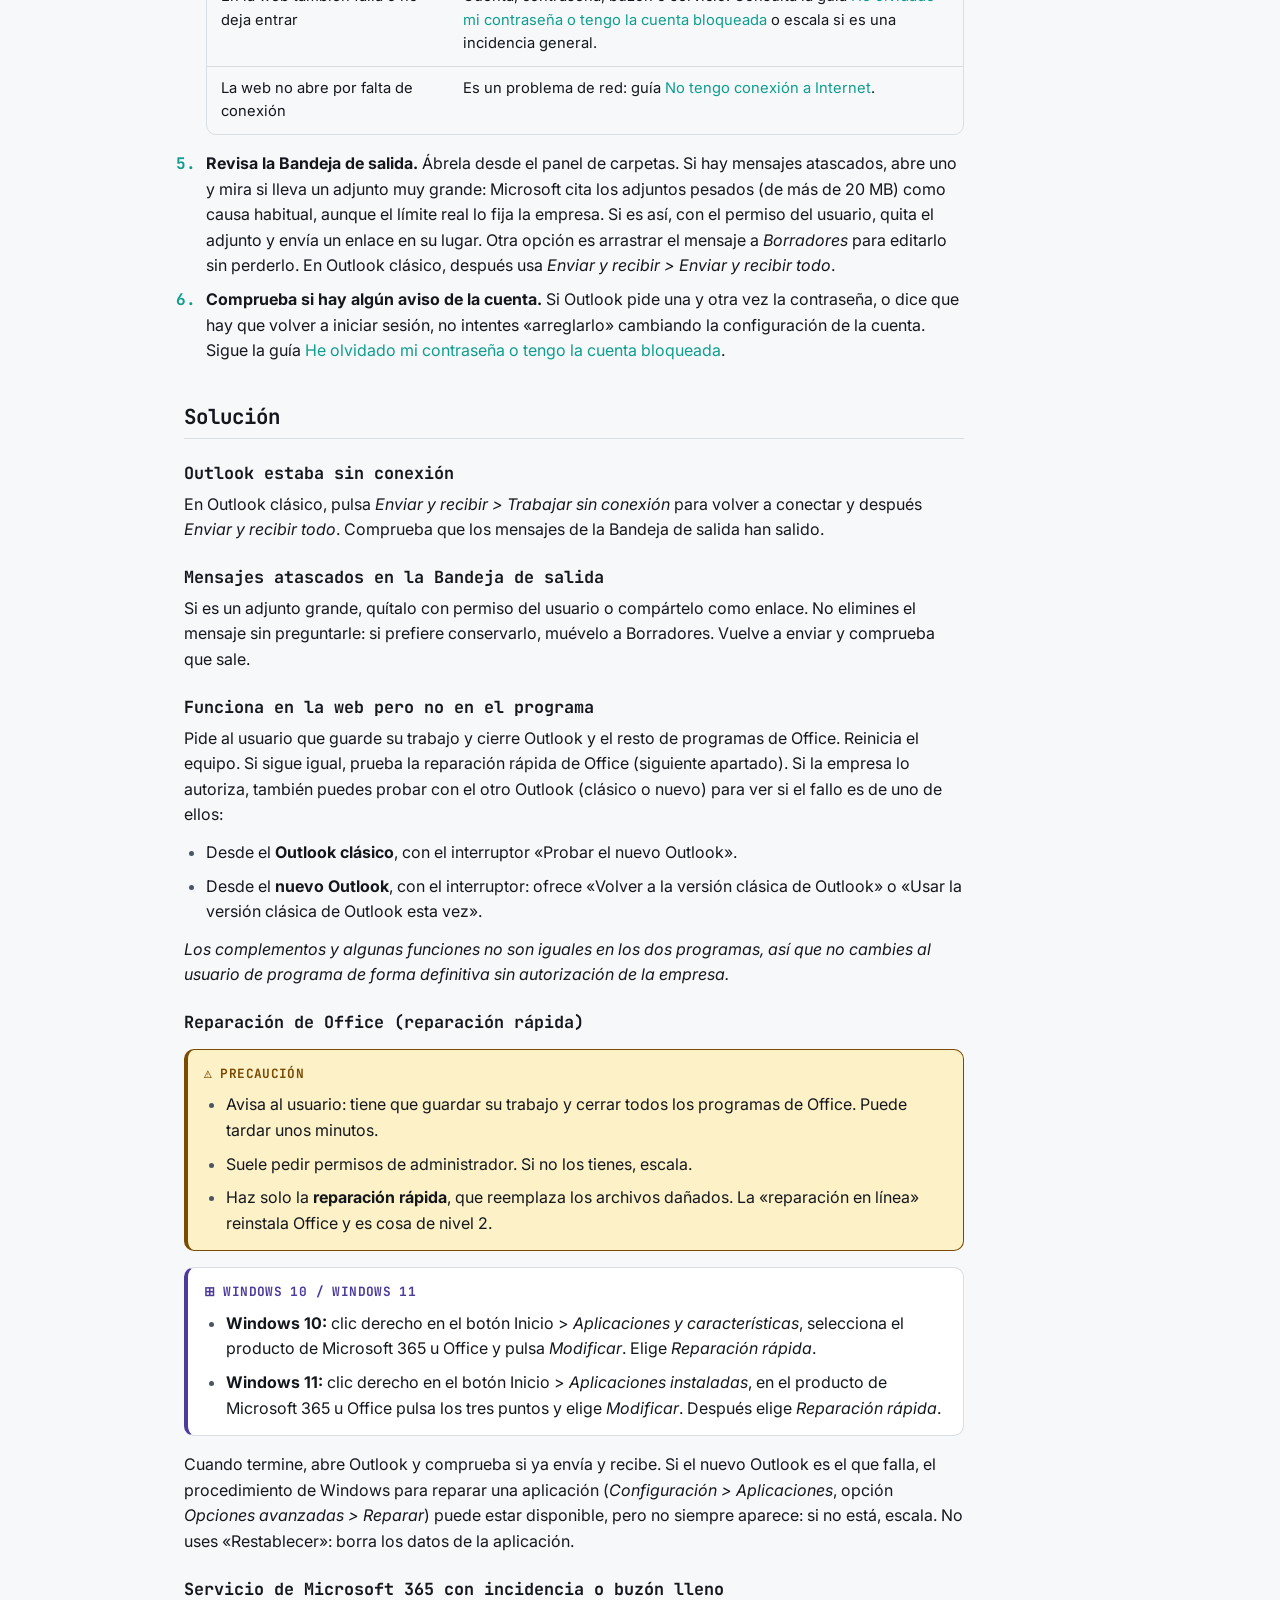
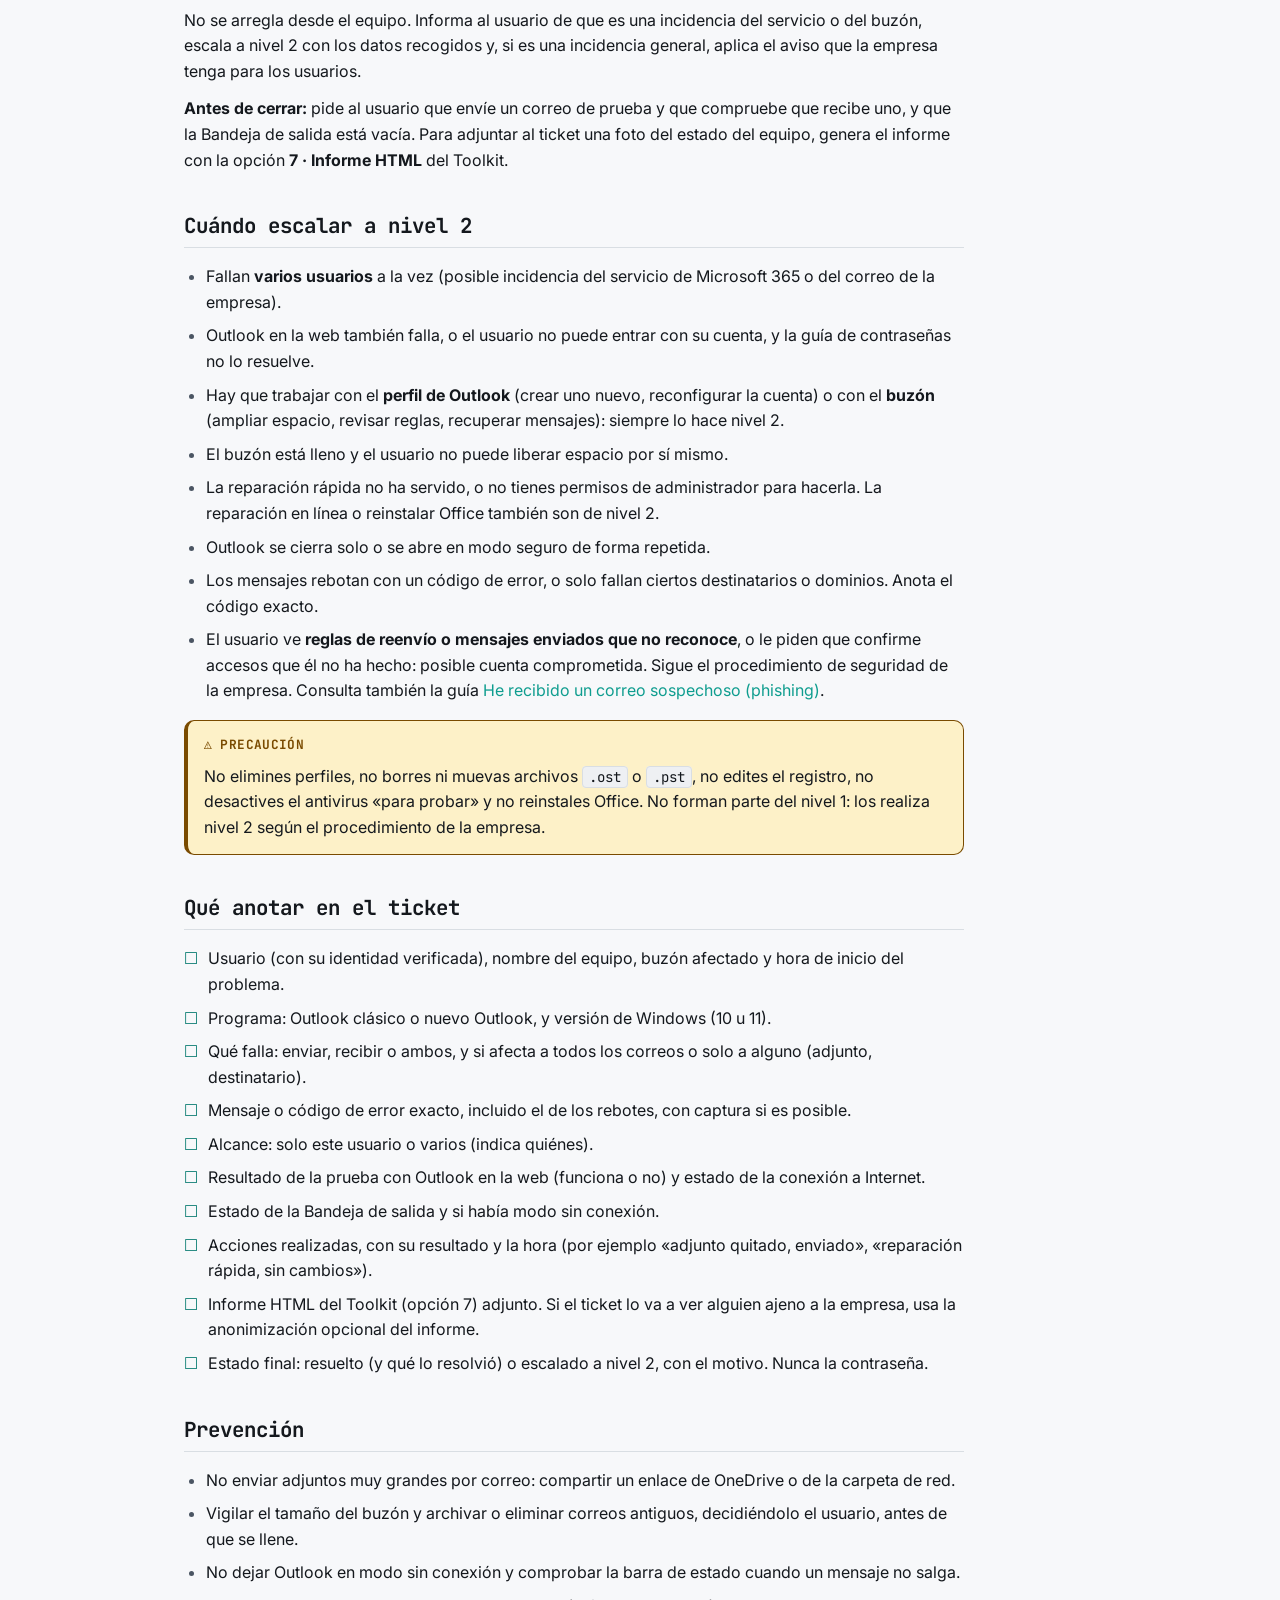
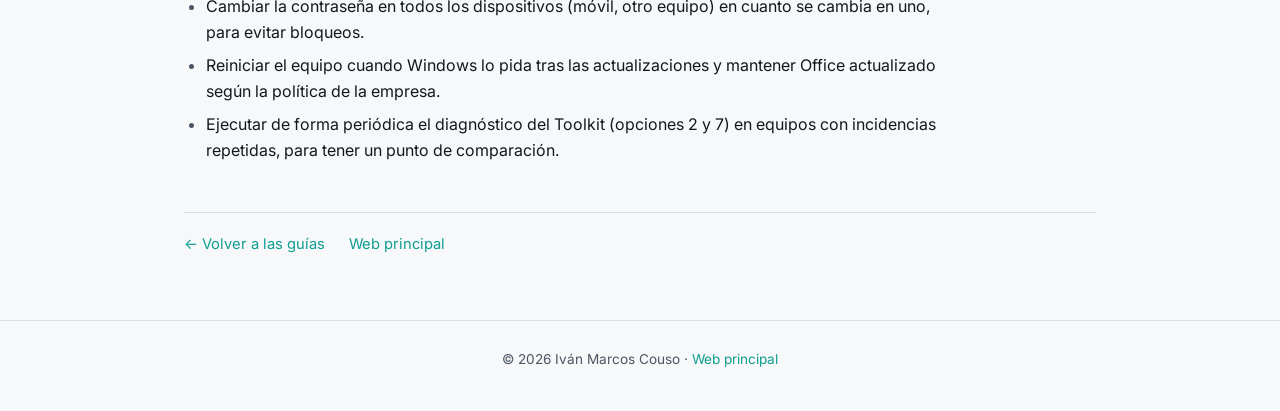
<file: guias/outlook-no-envia-recibe.html>
<!DOCTYPE html>
<html lang="es">
<head>
<meta charset="UTF-8">
<meta name="viewport" content="width=device-width, initial-scale=1.0">
<title>Outlook no envía ni recibe correos · Guías de soporte IT N1</title>
<meta name="description" content="Guía de soporte IT N1: qué hacer cuando Outlook no envía ni recibe correos en Windows 10/11 con Microsoft 365. Outlook clásico y nuevo Outlook, modo sin conexión, Bandeja de salida, Outlook en la web, reparación rápida de Office, cuándo escalar y qué anotar en el ticket.">
<meta name="author" content="Iván Marcos Couso">

<meta property="og:image" content="https://vantoxik.github.io/img/og-image.png">
<meta property="og:image:width" content="1200">
<meta property="og:image:height" content="630">
<meta property="og:image:alt" content="Iván Marcos Couso, Técnico de Soporte IT Junior | Sistemas y Redes. vantoxik.github.io">
<meta name="twitter:card" content="summary_large_image">

<link rel="canonical" href="https://vantoxik.github.io/guias/outlook-no-envia-recibe.html">

<link rel="preconnect" href="https://fonts.googleapis.com">
<link rel="preconnect" href="https://fonts.gstatic.com" crossorigin>
<link href="https://fonts.googleapis.com/css2?family=Inter:wght@400;500;600;700&family=JetBrains+Mono:wght@400;500;700&display=swap" rel="stylesheet">

<link rel="stylesheet" href="../css/styles.css">
</head>
<body>

<a class="skip-link" href="#contenido">Saltar al contenido principal</a>

<header class="site-header">
  <nav class="nav" aria-label="Navegación principal">
    <a href="../index.html#inicio" class="nav__brand">IMC</a>
    <ul class="nav__links">
      <li><a href="../index.html#sobre-mi">Sobre mí</a></li>
      <li><a href="../index.html#competencias">Competencias</a></li>
      <li><a href="../index.html#proyectos">Proyectos</a></li>
      <li><a href="index.html" aria-current="true">Guías</a></li>
      <li><a href="../index.html#experiencia">Experiencia</a></li>
      <li><a href="../index.html#formacion">Formación</a></li>
      <li><a href="../index.html#contacto">Contacto</a></li>
    </ul>
    <button id="theme-toggle" class="theme-toggle" type="button" aria-label="Cambiar a modo claro" aria-pressed="false">
      <span aria-hidden="true">☀</span>
    </button>
  </nav>
</header>

<main id="contenido">
  <div class="guide-page">
    <div class="container">

      <nav class="guide-nav" aria-label="Enlaces de la guía">
        <a href="index.html">← Volver a las guías</a>
        <a href="../index.html">Web principal</a>
      </nav>

      <article class="guide-body">
        <h1 class="section__title">Outlook no envía ni recibe correos</h1>

        <dl class="guide-meta">
          <div>
            <dt>Categoría</dt>
            <dd>Cuentas y correo</dd>
          </div>
          <div>
            <dt>Prioridad orientativa</dt>
            <dd><span class="priority priority--high">Alta</span></dd>
          </div>
          <div>
            <dt>Tiempo estimado</dt>
            <dd>15–30 min</dd>
          </div>
        </dl>

        <p class="guide-intro">
          Un usuario con Microsoft 365 en Windows 10/11 no consigue enviar o recibir correos en Outlook. Hoy
          conviven dos programas con el mismo nombre, <strong>Outlook clásico</strong> y el
          <strong>nuevo Outlook para Windows</strong>, y algunos pasos cambian según cuál use, así que esta guía
          empieza por distinguirlos. Ayuda a separar los fallos de conexión, de modo sin conexión, del servicio de
          Microsoft 365 y de la cuenta de los del propio programa, y a decidir cuándo pasar la incidencia a nivel 2.
          Si el equipo no tiene Internet, empieza por la guía
          <a href="sin-internet.html">No tengo conexión a Internet</a>; si Outlook pide la contraseña una y otra vez,
          consulta <a href="contrasena-cuenta-bloqueada.html">He olvidado mi contraseña o tengo la cuenta bloqueada</a>.
          Donde encaja, se indica la opción de mi herramienta
          <a href="https://github.com/VanToxiK/it-support-toolkit" target="_blank" rel="noopener noreferrer">IT Support Toolkit</a>
          y también la alternativa manual de Windows.
        </p>

        <div class="callout callout--warn">
          <div class="callout__label"><span aria-hidden="true">⚠</span> Precaución</div>
          <p>
            Antes de hacer nada, confirma quién es el usuario y qué buzón está afectado. <strong>No borres correos,
            perfiles ni archivos de datos de Outlook</strong> (<code>.ost</code>, <code>.pst</code>) y no entres en el
            buzón de otra persona. Si hay que eliminar un mensaje atascado, pídele permiso al usuario primero: puede
            ser un correo importante que aún no se ha enviado. Nunca pidas ni anotes su contraseña.
          </p>
        </div>

        <nav class="guide-toc" aria-labelledby="toc-title">
          <h2 class="guide-toc__title" id="toc-title">En esta guía</h2>
          <ol>
            <li><a href="#sintomas">Síntomas</a></li>
            <li><a href="#preguntas">Preguntas al usuario</a></li>
            <li><a href="#comprobaciones">Comprobaciones rápidas</a></li>
            <li><a href="#diagnostico">Diagnóstico paso a paso</a></li>
            <li><a href="#solucion">Solución</a></li>
            <li><a href="#escalar">Cuándo escalar a nivel 2</a></li>
            <li><a href="#ticket">Qué anotar en el ticket</a></li>
            <li><a href="#prevencion">Prevención</a></li>
          </ol>
        </nav>

        <section class="guide-section" aria-labelledby="sintomas">
          <h2 id="sintomas">Síntomas</h2>
          <ul>
            <li>Los mensajes que envía se quedan en la <strong>Bandeja de salida</strong> y no salen.</li>
            <li>No llegan correos nuevos, o llegan con mucho retraso, aunque los compañeros sí reciben los suyos.</li>
            <li>En la barra de estado de Outlook clásico aparece «Desconectado», «Trabajando sin conexión» o «Intentando conectar…».</li>
            <li>Outlook pide la contraseña repetidamente, o muestra un error al enviar y recibir.</li>
            <li>Un mensaje devuelve un aviso de que no se ha podido entregar al destinatario (rebote).</li>
            <li>Falla todo el correo, o solo un mensaje, un adjunto o un destinatario concreto.</li>
          </ul>
        </section>

        <section class="guide-section" aria-labelledby="preguntas">
          <h2 id="preguntas">Preguntas al usuario</h2>
          <ol>
            <li>¿Qué falla: no <strong>envía</strong>, no <strong>recibe</strong>, o las dos cosas? ¿Desde cuándo?</li>
            <li>¿Usas Outlook clásico o el nuevo Outlook? <em>Si no lo sabe, se distingue con el primer paso del diagnóstico.</em></li>
            <li>¿Solo falla un correo (por ejemplo uno con un adjunto grande) o todos?</li>
            <li>¿Tus compañeros tienen el mismo problema? <em>Si son varios, puede ser una incidencia del servicio de correo: avisa a nivel 2 cuanto antes.</em></li>
            <li>¿Tienes Internet? ¿Funcionan las páginas web y Teams?</li>
            <li>¿Has cambiado la contraseña hace poco, o te pide la contraseña continuamente? <em>Que no te la diga: si es el caso, mira la guía de contraseñas.</em></li>
            <li>¿Aparece algún mensaje o código de error exacto, o un aviso de buzón lleno? Si puede, que haga una captura de pantalla.</li>
            <li>¿Puedes entrar en tu correo desde el navegador (Outlook en la web) o desde el móvil?</li>
          </ol>
        </section>

        <section class="guide-section" aria-labelledby="comprobaciones">
          <h2 id="comprobaciones">Comprobaciones rápidas</h2>
          <ul>
            <li><strong>Internet.</strong> Prueba dos páginas web y otra aplicación (Teams, OneDrive). Sin conexión, Outlook no puede enviar ni recibir. Consulta la guía <a href="sin-internet.html">No tengo conexión a Internet</a>.</li>
            <li><strong>Modo sin conexión.</strong> Mira la barra de estado de Outlook clásico: si dice «Trabajando sin conexión» o «Desconectado», Outlook no envía ni recibe (paso 2 del diagnóstico).</li>
            <li><strong>Buzón lleno.</strong> Un aviso de buzón lleno o casi lleno impide recibir. No borres correos por tu cuenta: es decisión del usuario, o de nivel 2 si hay que ampliar el buzón.</li>
            <li><strong>Correo no deseado y pestañas.</strong> Si el problema es que «no llega» un correo concreto, revisa la carpeta de correo no deseado y la pestaña «Otros» de la bandeja de entrada.</li>
            <li><strong>Destinatario correcto.</strong> Si el mensaje rebota, comprueba que la dirección del destinatario está bien escrita.</li>
            <li><strong>Reiniciar Outlook.</strong> Pide al usuario que cierre Outlook por completo, espere unos segundos y lo abra de nuevo. Si no cambia, que reinicie el equipo.</li>
          </ul>
        </section>

        <section class="guide-section" aria-labelledby="diagnostico">
          <h2 id="diagnostico">Diagnóstico paso a paso</h2>
          <ol>
            <li>
              <strong>Averigua qué Outlook usa el usuario.</strong>
              <div class="table-wrap" tabindex="0" role="region" aria-label="Diferencias entre Outlook clásico y el nuevo Outlook">
                <table class="guide-table">
                  <thead>
                    <tr><th scope="col">Cómo se reconoce</th><th scope="col">Programa</th></tr>
                  </thead>
                  <tbody>
                    <tr>
                      <td>Tiene la pestaña «Enviar y recibir». Si muestra el interruptor «Probar el nuevo Outlook» arriba a la derecha, es el clásico.</td>
                      <td><strong>Outlook clásico</strong> (parte de Microsoft 365 Apps / Office).</td>
                    </tr>
                    <tr>
                      <td>No tiene «Enviar y recibir» y su aspecto es más sencillo. Suele llevar un interruptor para volver a la versión clásica.</td>
                      <td><strong>Nuevo Outlook para Windows.</strong></td>
                    </tr>
                  </tbody>
                </table>
              </div>
              <p>Anótalo: algunos pasos de esta guía solo existen en el clásico.</p>
            </li>
            <li>
              <strong>Comprueba el modo sin conexión.</strong>
              <ul>
                <li><strong>Outlook clásico:</strong> mira la barra de estado (abajo). En la pestaña <em>Enviar y recibir</em>, el botón <em>Trabajar sin conexión</em> aparece con el fondo sombreado cuando el programa está sin conexión. Púlsalo para volver a conectar y comprueba que el fondo vuelve a ser claro.</li>
                <li><strong>Nuevo Outlook:</strong> no tiene el botón «Trabajar sin conexión» del clásico. Si muestra un aviso de que no puede conectar, comprueba la red y la sesión de la cuenta.</li>
              </ul>
            </li>
            <li>
              <strong>Comprueba la red y el estado del servicio de Microsoft 365.</strong> Si hay Internet en el
              equipo y otros compañeros tienen el mismo problema, puede ser una incidencia del servicio. Consulta la
              página de estado de Microsoft 365 que use tu empresa, o pregunta a nivel 2 o al administrador, que ven
              el estado del servicio en el centro de administración.
              <div class="callout callout--tool">
                <div class="callout__label"><span aria-hidden="true">🧰</span> Con IT Support Toolkit</div>
                <p>
                  Opción <strong>2 · Diagnóstico de red</strong>. Comprueba la conexión, los servidores DNS y la
                  resolución de nombres, y da una conclusión en lenguaje claro. Solo lee datos y no necesita permisos
                  de administrador. Es la forma más rápida de descartar un problema de red.
                </p>
              </div>
            </li>
            <li>
              <strong>Prueba Outlook en la web.</strong> Pide al usuario que abra su correo en el navegador
              (con la dirección que use la empresa, normalmente <code>outlook.office.com</code>) e inicie sesión él
              mismo. <strong>No escribas tú su contraseña ni se la pidas.</strong>
              <div class="table-wrap" tabindex="0" role="region" aria-label="Cómo interpretar la prueba con Outlook en la web">
                <table class="guide-table">
                  <thead>
                    <tr><th scope="col">Qué pasa</th><th scope="col">Qué significa</th></tr>
                  </thead>
                  <tbody>
                    <tr>
                      <td>En la web funciona (recibe y envía) pero en el programa no</td>
                      <td>El buzón y la cuenta están bien. El fallo es del programa, del perfil o del equipo: sigue con los pasos siguientes.</td>
                    </tr>
                    <tr>
                      <td>En la web también falla o no deja entrar</td>
                      <td>Cuenta, contraseña, buzón o servicio. Consulta la guía <a href="contrasena-cuenta-bloqueada.html">He olvidado mi contraseña o tengo la cuenta bloqueada</a> o escala si es una incidencia general.</td>
                    </tr>
                    <tr>
                      <td>La web no abre por falta de conexión</td>
                      <td>Es un problema de red: guía <a href="sin-internet.html">No tengo conexión a Internet</a>.</td>
                    </tr>
                  </tbody>
                </table>
              </div>
            </li>
            <li>
              <strong>Revisa la Bandeja de salida.</strong> Ábrela desde el panel de carpetas. Si hay mensajes
              atascados, abre uno y mira si lleva un adjunto muy grande: Microsoft cita los adjuntos pesados
              (de más de 20 MB) como causa habitual, aunque el límite real lo fija la empresa. Si es así, con el
              permiso del usuario, quita el adjunto y envía un enlace en su lugar. Otra opción es arrastrar el mensaje
              a <em>Borradores</em> para editarlo sin perderlo. En Outlook clásico, después usa
              <em>Enviar y recibir &gt; Enviar y recibir todo</em>.
            </li>
            <li>
              <strong>Comprueba si hay algún aviso de la cuenta.</strong> Si Outlook pide una y otra vez la
              contraseña, o dice que hay que volver a iniciar sesión, no intentes «arreglarlo» cambiando la
              configuración de la cuenta. Sigue la guía
              <a href="contrasena-cuenta-bloqueada.html">He olvidado mi contraseña o tengo la cuenta bloqueada</a>.
            </li>
          </ol>
        </section>

        <section class="guide-section" aria-labelledby="solucion">
          <h2 id="solucion">Solución</h2>

          <h3>Outlook estaba sin conexión</h3>
          <p>En Outlook clásico, pulsa <em>Enviar y recibir &gt; Trabajar sin conexión</em> para volver a conectar y después <em>Enviar y recibir todo</em>. Comprueba que los mensajes de la Bandeja de salida han salido.</p>

          <h3>Mensajes atascados en la Bandeja de salida</h3>
          <p>Si es un adjunto grande, quítalo con permiso del usuario o compártelo como enlace. No elimines el mensaje sin preguntarle: si prefiere conservarlo, muévelo a Borradores. Vuelve a enviar y comprueba que sale.</p>

          <h3>Funciona en la web pero no en el programa</h3>
          <p>Pide al usuario que guarde su trabajo y cierre Outlook y el resto de programas de Office. Reinicia el equipo. Si sigue igual, prueba la reparación rápida de Office (siguiente apartado). Si la empresa lo autoriza, también puedes probar con el otro Outlook (clásico o nuevo) para ver si el fallo es de uno de ellos:</p>
          <ul>
            <li>Desde el <strong>Outlook clásico</strong>, con el interruptor «Probar el nuevo Outlook».</li>
            <li>Desde el <strong>nuevo Outlook</strong>, con el interruptor: ofrece «Volver a la versión clásica de Outlook» o «Usar la versión clásica de Outlook esta vez».</li>
          </ul>
          <p><em>Los complementos y algunas funciones no son iguales en los dos programas, así que no cambies al usuario de programa de forma definitiva sin autorización de la empresa.</em></p>

          <h3>Reparación de Office (reparación rápida)</h3>
          <div class="callout callout--warn">
            <div class="callout__label"><span aria-hidden="true">⚠</span> Precaución</div>
            <ul>
              <li>Avisa al usuario: tiene que guardar su trabajo y cerrar todos los programas de Office. Puede tardar unos minutos.</li>
              <li>Suele pedir permisos de administrador. Si no los tienes, escala.</li>
              <li>Haz solo la <strong>reparación rápida</strong>, que reemplaza los archivos dañados. La «reparación en línea» reinstala Office y es cosa de nivel 2.</li>
            </ul>
          </div>
          <div class="callout callout--win">
            <div class="callout__label"><span aria-hidden="true">⊞</span> Windows 10 / Windows 11</div>
            <ul>
              <li><strong>Windows 10:</strong> clic derecho en el botón Inicio &gt; <em>Aplicaciones y características</em>, selecciona el producto de Microsoft 365 u Office y pulsa <em>Modificar</em>. Elige <em>Reparación rápida</em>.</li>
              <li><strong>Windows 11:</strong> clic derecho en el botón Inicio &gt; <em>Aplicaciones instaladas</em>, en el producto de Microsoft 365 u Office pulsa los tres puntos y elige <em>Modificar</em>. Después elige <em>Reparación rápida</em>.</li>
            </ul>
          </div>
          <p>Cuando termine, abre Outlook y comprueba si ya envía y recibe. Si el nuevo Outlook es el que falla, el procedimiento de Windows para reparar una aplicación (<em>Configuración &gt; Aplicaciones</em>, opción <em>Opciones avanzadas &gt; Reparar</em>) puede estar disponible, pero no siempre aparece: si no está, escala. No uses «Restablecer»: borra los datos de la aplicación.</p>

          <h3>Servicio de Microsoft 365 con incidencia o buzón lleno</h3>
          <p>No se arregla desde el equipo. Informa al usuario de que es una incidencia del servicio o del buzón, escala a nivel 2 con los datos recogidos y, si es una incidencia general, aplica el aviso que la empresa tenga para los usuarios.</p>

          <p>
            <strong>Antes de cerrar:</strong> pide al usuario que envíe un correo de prueba y que compruebe que
            recibe uno, y que la Bandeja de salida está vacía. Para adjuntar al ticket una foto del estado del
            equipo, genera el informe con la opción <strong>7 · Informe HTML</strong> del Toolkit.
          </p>
        </section>

        <section class="guide-section" aria-labelledby="escalar">
          <h2 id="escalar">Cuándo escalar a nivel 2</h2>
          <ul>
            <li>Fallan <strong>varios usuarios</strong> a la vez (posible incidencia del servicio de Microsoft 365 o del correo de la empresa).</li>
            <li>Outlook en la web también falla, o el usuario no puede entrar con su cuenta, y la guía de contraseñas no lo resuelve.</li>
            <li>Hay que trabajar con el <strong>perfil de Outlook</strong> (crear uno nuevo, reconfigurar la cuenta) o con el <strong>buzón</strong> (ampliar espacio, revisar reglas, recuperar mensajes): siempre lo hace nivel 2.</li>
            <li>El buzón está lleno y el usuario no puede liberar espacio por sí mismo.</li>
            <li>La reparación rápida no ha servido, o no tienes permisos de administrador para hacerla. La reparación en línea o reinstalar Office también son de nivel 2.</li>
            <li>Outlook se cierra solo o se abre en modo seguro de forma repetida.</li>
            <li>Los mensajes rebotan con un código de error, o solo fallan ciertos destinatarios o dominios. Anota el código exacto.</li>
            <li>El usuario ve <strong>reglas de reenvío o mensajes enviados que no reconoce</strong>, o le piden que confirme accesos que él no ha hecho: posible cuenta comprometida. Sigue el procedimiento de seguridad de la empresa. Consulta también la guía <a href="correo-sospechoso-phishing.html">He recibido un correo sospechoso (phishing)</a>.</li>
          </ul>
          <div class="callout callout--warn">
            <div class="callout__label"><span aria-hidden="true">⚠</span> Precaución</div>
            <p>
              No elimines perfiles, no borres ni muevas archivos <code>.ost</code> o <code>.pst</code>, no edites el
              registro, no desactives el antivirus «para probar» y no reinstales Office. No forman parte del nivel 1:
              los realiza nivel 2 según el procedimiento de la empresa.
            </p>
          </div>
        </section>

        <section class="guide-section" aria-labelledby="ticket">
          <h2 id="ticket">Qué anotar en el ticket</h2>
          <ul class="checklist">
            <li>Usuario (con su identidad verificada), nombre del equipo, buzón afectado y hora de inicio del problema.</li>
            <li>Programa: Outlook clásico o nuevo Outlook, y versión de Windows (10 u 11).</li>
            <li>Qué falla: enviar, recibir o ambos, y si afecta a todos los correos o solo a alguno (adjunto, destinatario).</li>
            <li>Mensaje o código de error exacto, incluido el de los rebotes, con captura si es posible.</li>
            <li>Alcance: solo este usuario o varios (indica quiénes).</li>
            <li>Resultado de la prueba con Outlook en la web (funciona o no) y estado de la conexión a Internet.</li>
            <li>Estado de la Bandeja de salida y si había modo sin conexión.</li>
            <li>Acciones realizadas, con su resultado y la hora (por ejemplo «adjunto quitado, enviado», «reparación rápida, sin cambios»).</li>
            <li>Informe HTML del Toolkit (opción 7) adjunto. Si el ticket lo va a ver alguien ajeno a la empresa, usa la anonimización opcional del informe.</li>
            <li>Estado final: resuelto (y qué lo resolvió) o escalado a nivel 2, con el motivo. Nunca la contraseña.</li>
          </ul>
        </section>

        <section class="guide-section" aria-labelledby="prevencion">
          <h2 id="prevencion">Prevención</h2>
          <ul>
            <li>No enviar adjuntos muy grandes por correo: compartir un enlace de OneDrive o de la carpeta de red.</li>
            <li>Vigilar el tamaño del buzón y archivar o eliminar correos antiguos, decidiéndolo el usuario, antes de que se llene.</li>
            <li>No dejar Outlook en modo sin conexión y comprobar la barra de estado cuando un mensaje no salga.</li>
            <li>Cambiar la contraseña en todos los dispositivos (móvil, otro equipo) en cuanto se cambia en uno, para evitar bloqueos.</li>
            <li>Reiniciar el equipo cuando Windows lo pida tras las actualizaciones y mantener Office actualizado según la política de la empresa.</li>
            <li>Ejecutar de forma periódica el diagnóstico del Toolkit (opciones 2 y 7) en equipos con incidencias repetidas, para tener un punto de comparación.</li>
          </ul>
        </section>
      </article>

      <nav class="guide-nav guide-nav--bottom" aria-label="Enlaces al final de la guía">
        <a href="index.html">← Volver a las guías</a>
        <a href="../index.html">Web principal</a>
      </nav>

    </div>
  </div>
</main>

<footer class="site-footer">
  <div class="container">
    <p>&copy; 2026 Iván Marcos Couso · <a href="../index.html">Web principal</a></p>
  </div>
</footer>

<script src="../js/main.js"></script>
</body>
</html>
</file>
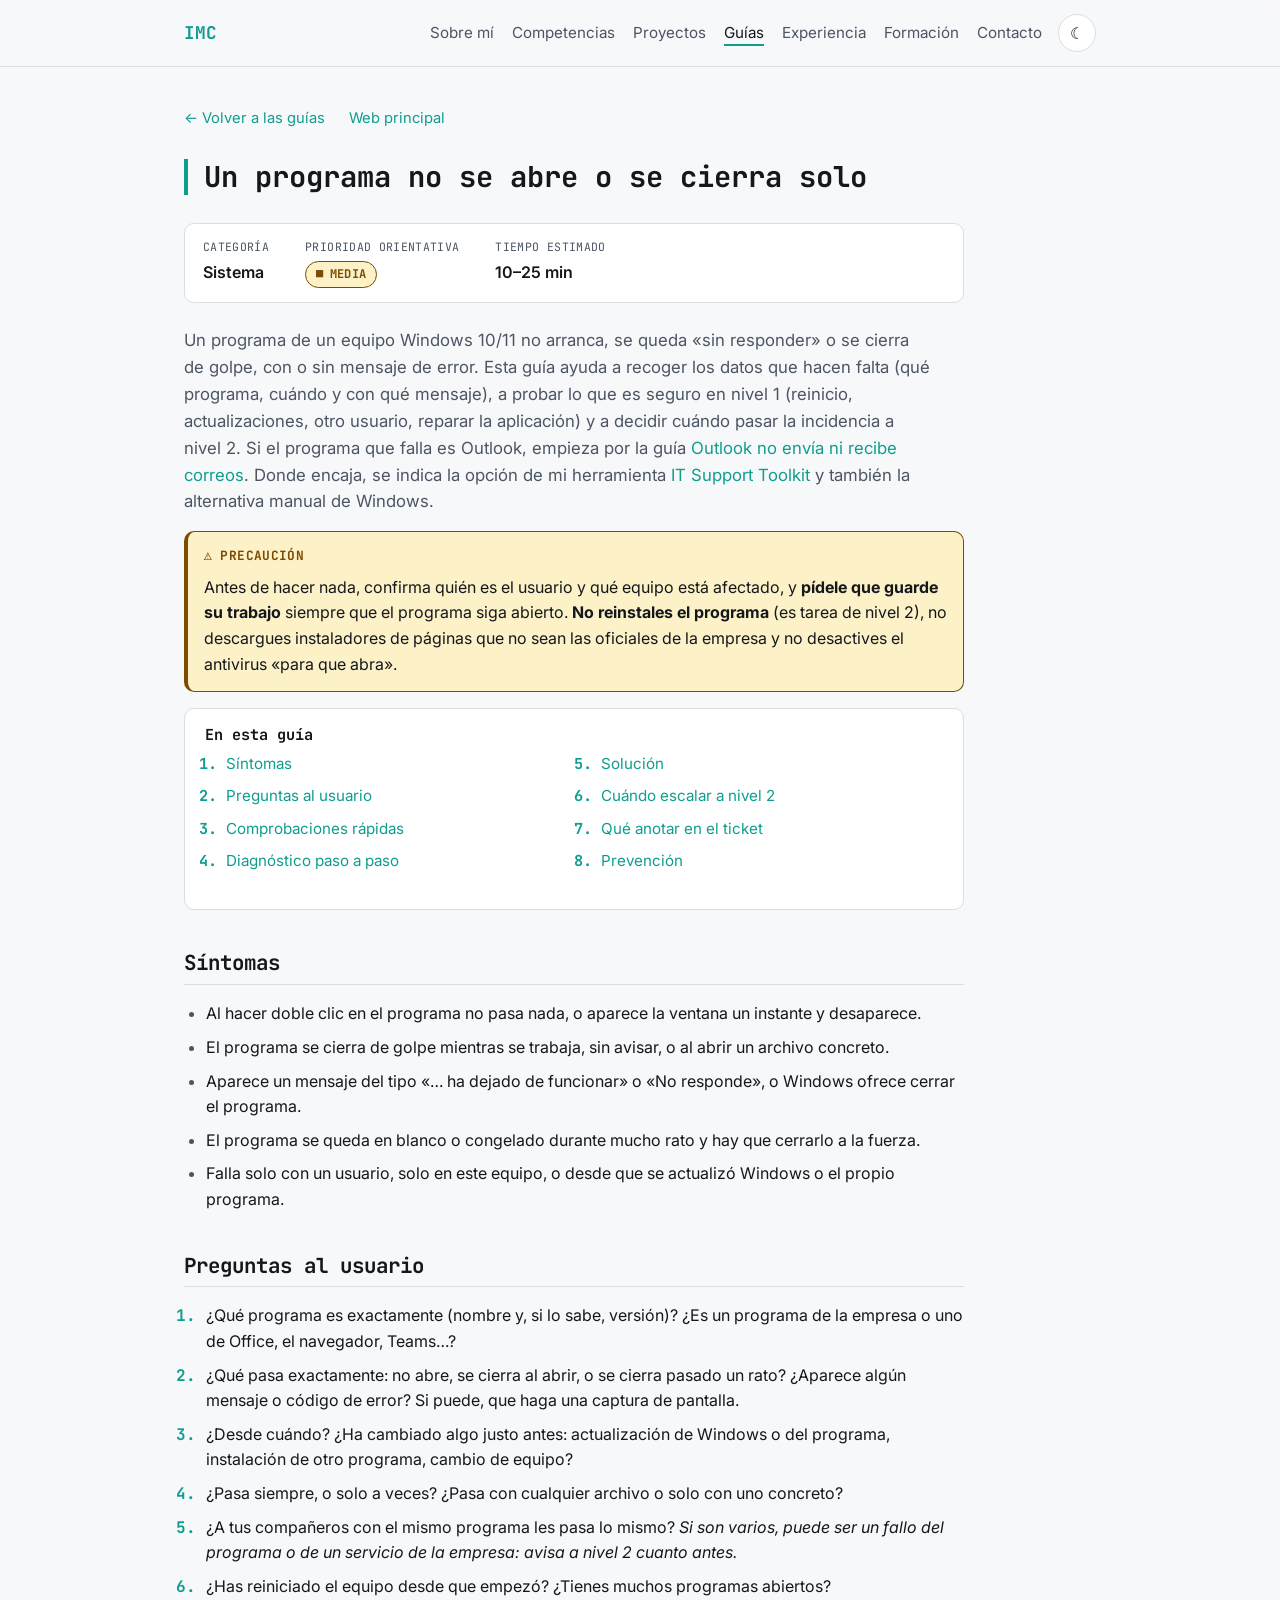
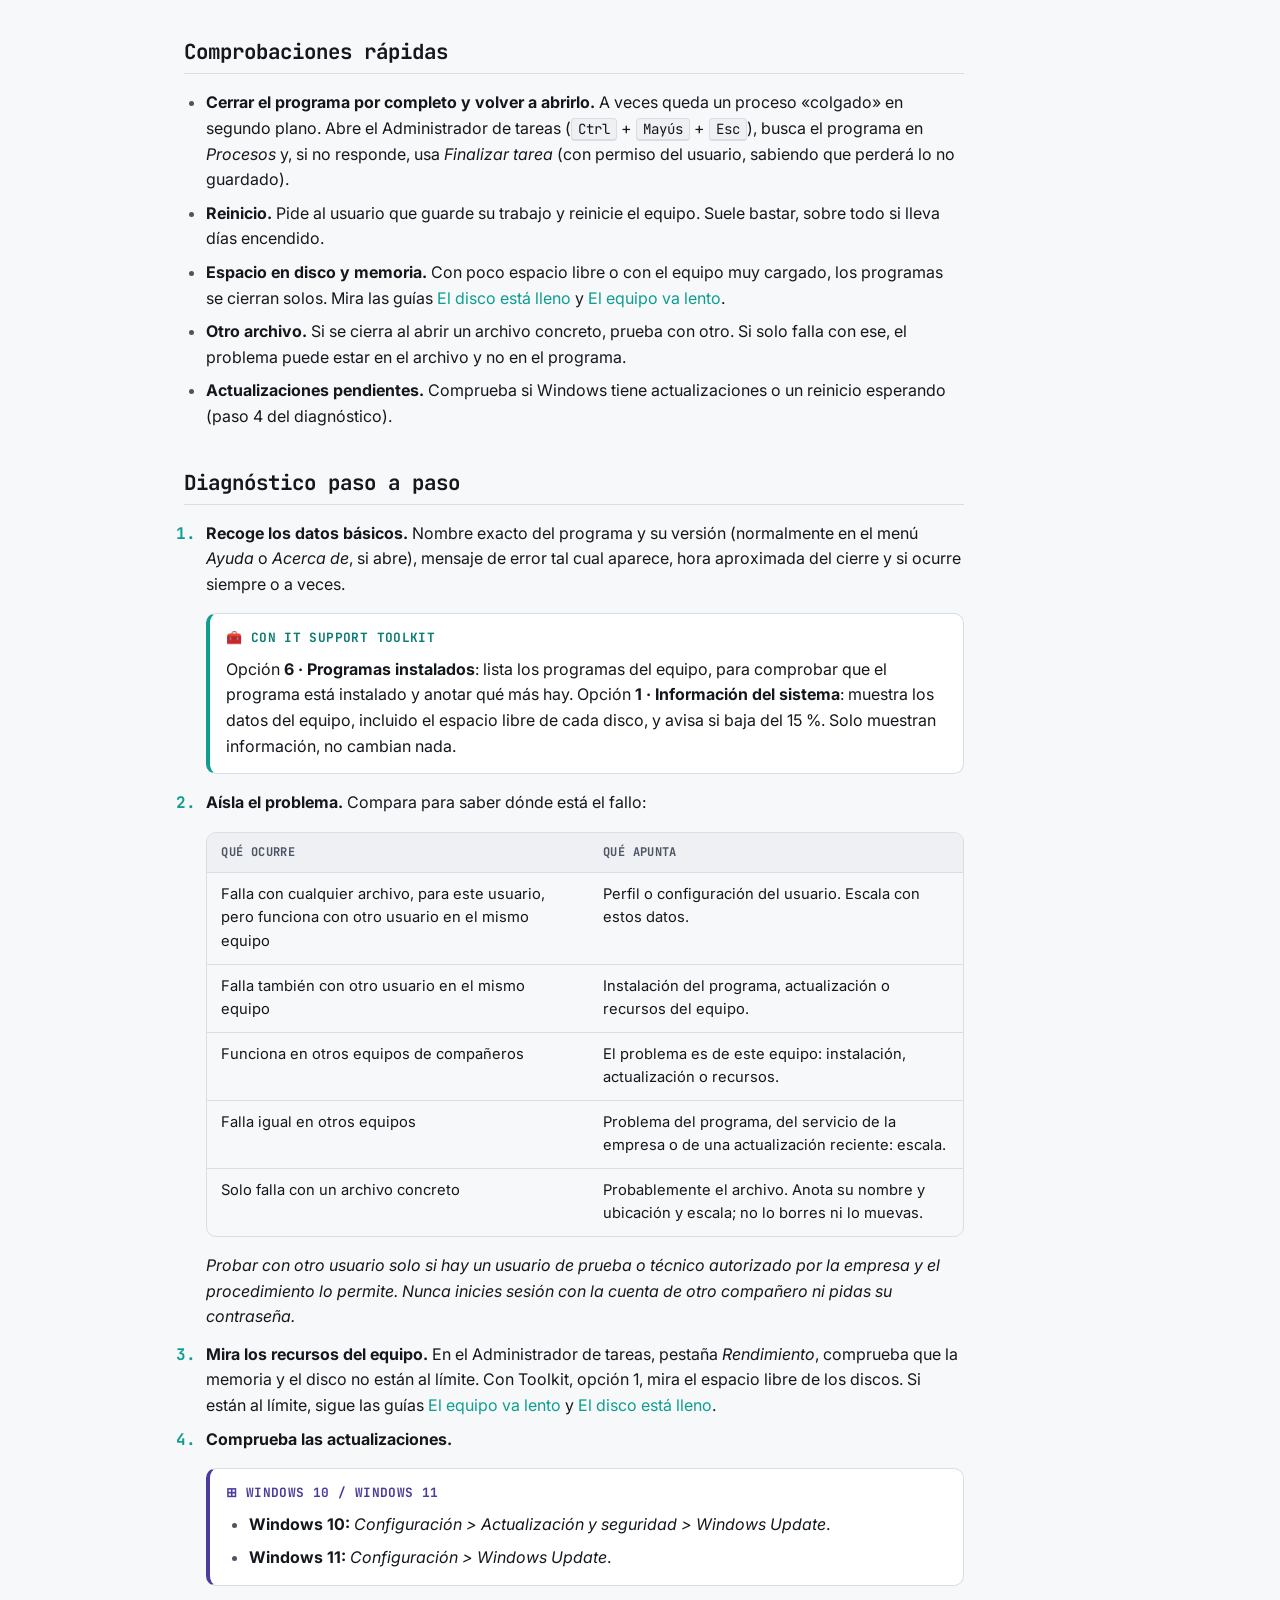
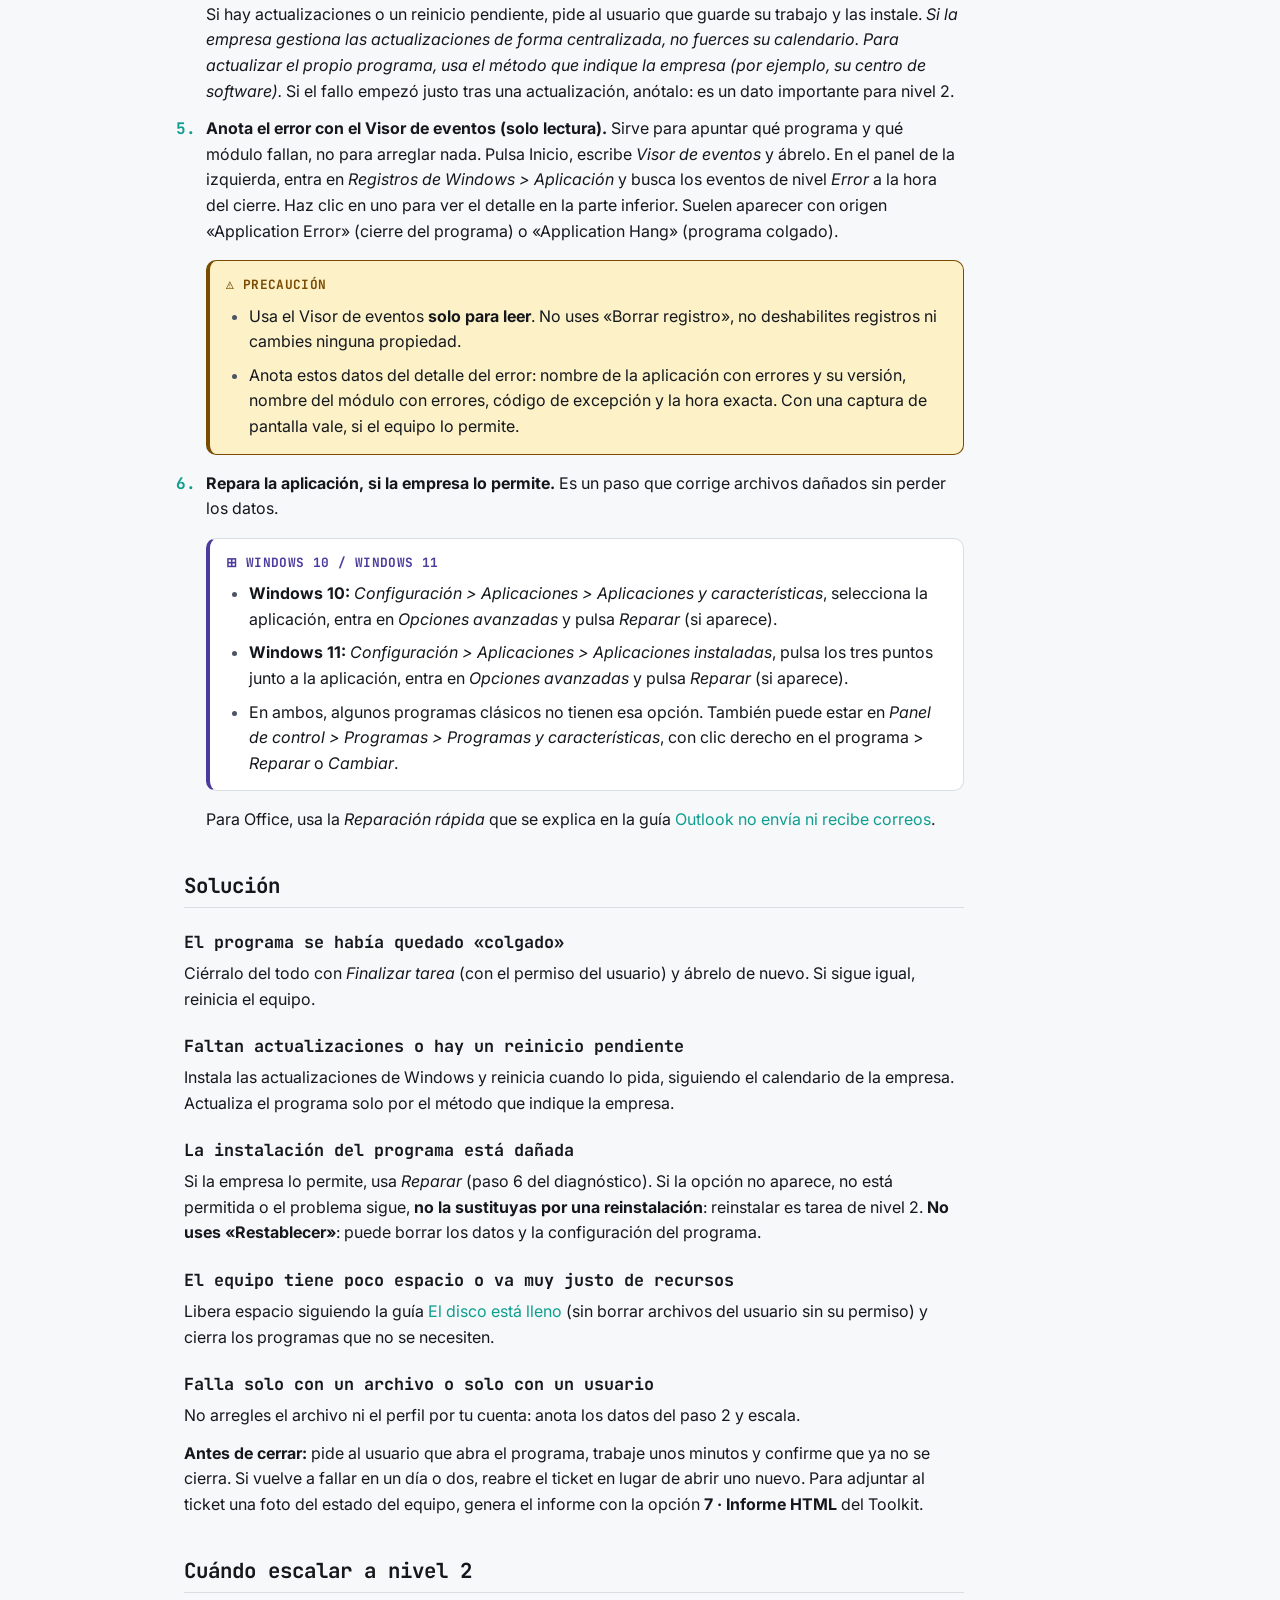
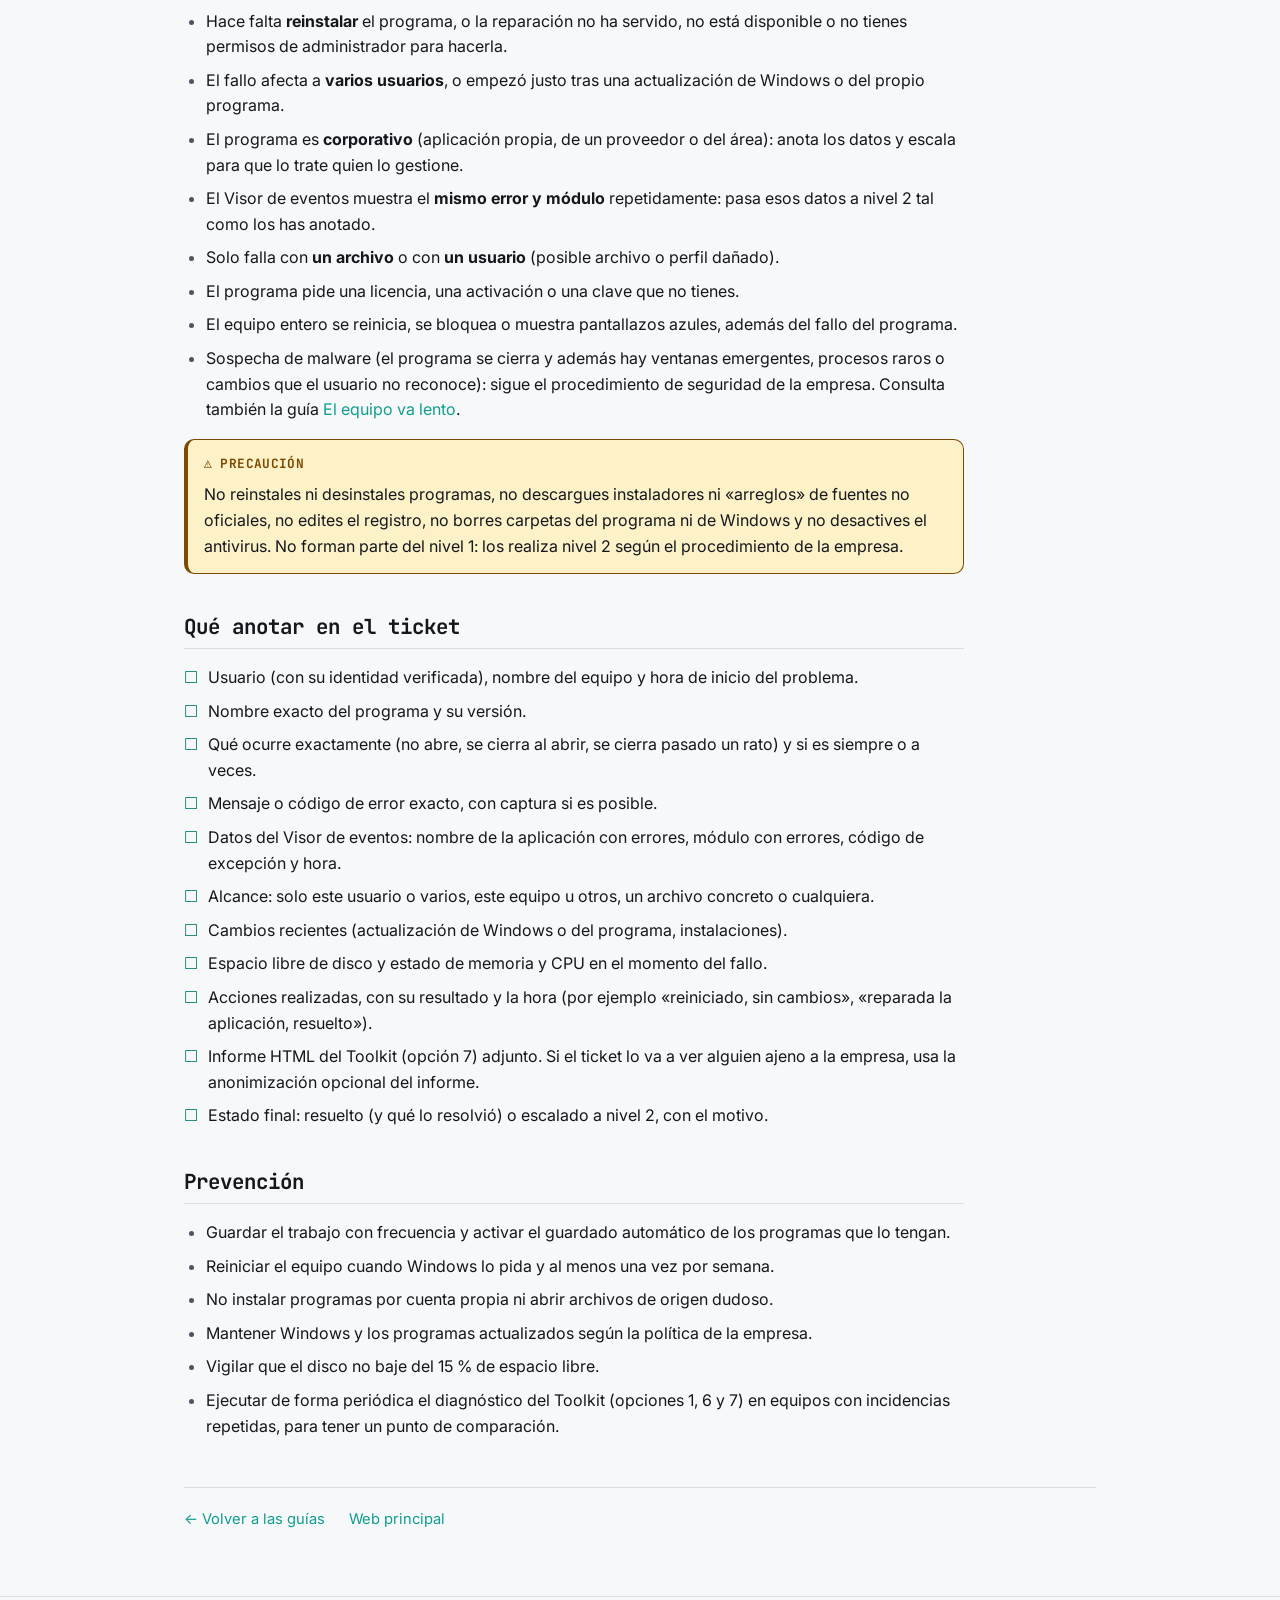
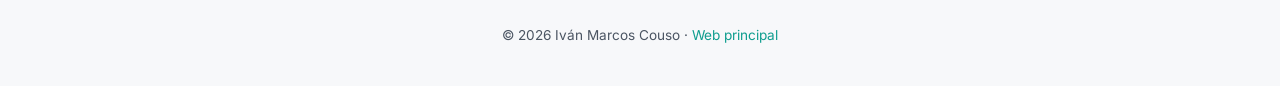
<file: guias/programa-se-cierra.html>
<!DOCTYPE html>
<html lang="es">
<head>
<meta charset="UTF-8">
<meta name="viewport" content="width=device-width, initial-scale=1.0">
<title>Un programa no se abre o se cierra solo · Guías de soporte IT N1</title>
<meta name="description" content="Guía de soporte IT N1: qué hacer cuando un programa no se abre o se cierra solo en un equipo Windows 10/11. Reinicio, actualizaciones, prueba con otro usuario, Visor de eventos en modo lectura, reparar la aplicación, cuándo escalar y qué anotar en el ticket.">
<meta name="author" content="Iván Marcos Couso">

<meta property="og:image" content="https://vantoxik.github.io/img/og-image.png">
<meta property="og:image:width" content="1200">
<meta property="og:image:height" content="630">
<meta property="og:image:alt" content="Iván Marcos Couso, Técnico de Soporte IT Junior | Sistemas y Redes. vantoxik.github.io">
<meta name="twitter:card" content="summary_large_image">

<link rel="canonical" href="https://vantoxik.github.io/guias/programa-se-cierra.html">

<link rel="preconnect" href="https://fonts.googleapis.com">
<link rel="preconnect" href="https://fonts.gstatic.com" crossorigin>
<link href="https://fonts.googleapis.com/css2?family=Inter:wght@400;500;600;700&family=JetBrains+Mono:wght@400;500;700&display=swap" rel="stylesheet">

<link rel="stylesheet" href="../css/styles.css">
</head>
<body>

<a class="skip-link" href="#contenido">Saltar al contenido principal</a>

<header class="site-header">
  <nav class="nav" aria-label="Navegación principal">
    <a href="../index.html#inicio" class="nav__brand">IMC</a>
    <ul class="nav__links">
      <li><a href="../index.html#sobre-mi">Sobre mí</a></li>
      <li><a href="../index.html#competencias">Competencias</a></li>
      <li><a href="../index.html#proyectos">Proyectos</a></li>
      <li><a href="index.html" aria-current="true">Guías</a></li>
      <li><a href="../index.html#experiencia">Experiencia</a></li>
      <li><a href="../index.html#formacion">Formación</a></li>
      <li><a href="../index.html#contacto">Contacto</a></li>
    </ul>
    <button id="theme-toggle" class="theme-toggle" type="button" aria-label="Cambiar a modo claro" aria-pressed="false">
      <span aria-hidden="true">☀</span>
    </button>
  </nav>
</header>

<main id="contenido">
  <div class="guide-page">
    <div class="container">

      <nav class="guide-nav" aria-label="Enlaces de la guía">
        <a href="index.html">← Volver a las guías</a>
        <a href="../index.html">Web principal</a>
      </nav>

      <article class="guide-body">
        <h1 class="section__title">Un programa no se abre o se cierra solo</h1>

        <dl class="guide-meta">
          <div>
            <dt>Categoría</dt>
            <dd>Sistema</dd>
          </div>
          <div>
            <dt>Prioridad orientativa</dt>
            <dd><span class="priority priority--medium">Media</span></dd>
          </div>
          <div>
            <dt>Tiempo estimado</dt>
            <dd>10–25 min</dd>
          </div>
        </dl>

        <p class="guide-intro">
          Un programa de un equipo Windows 10/11 no arranca, se queda «sin responder» o se cierra de golpe, con o
          sin mensaje de error. Esta guía ayuda a recoger los datos que hacen falta (qué programa, cuándo y con qué
          mensaje), a probar lo que es seguro en nivel 1 (reinicio, actualizaciones, otro usuario, reparar la
          aplicación) y a decidir cuándo pasar la incidencia a nivel 2. Si el programa que falla es Outlook, empieza
          por la guía <a href="outlook-no-envia-recibe.html">Outlook no envía ni recibe correos</a>. Donde encaja,
          se indica la opción de mi herramienta
          <a href="https://github.com/VanToxiK/it-support-toolkit" target="_blank" rel="noopener noreferrer">IT Support Toolkit</a>
          y también la alternativa manual de Windows.
        </p>

        <div class="callout callout--warn">
          <div class="callout__label"><span aria-hidden="true">⚠</span> Precaución</div>
          <p>
            Antes de hacer nada, confirma quién es el usuario y qué equipo está afectado, y <strong>pídele que
            guarde su trabajo</strong> siempre que el programa siga abierto. <strong>No reinstales el programa</strong>
            (es tarea de nivel 2), no descargues instaladores de páginas que no sean las oficiales de la empresa y
            no desactives el antivirus «para que abra».
          </p>
        </div>

        <nav class="guide-toc" aria-labelledby="toc-title">
          <h2 class="guide-toc__title" id="toc-title">En esta guía</h2>
          <ol>
            <li><a href="#sintomas">Síntomas</a></li>
            <li><a href="#preguntas">Preguntas al usuario</a></li>
            <li><a href="#comprobaciones">Comprobaciones rápidas</a></li>
            <li><a href="#diagnostico">Diagnóstico paso a paso</a></li>
            <li><a href="#solucion">Solución</a></li>
            <li><a href="#escalar">Cuándo escalar a nivel 2</a></li>
            <li><a href="#ticket">Qué anotar en el ticket</a></li>
            <li><a href="#prevencion">Prevención</a></li>
          </ol>
        </nav>

        <section class="guide-section" aria-labelledby="sintomas">
          <h2 id="sintomas">Síntomas</h2>
          <ul>
            <li>Al hacer doble clic en el programa no pasa nada, o aparece la ventana un instante y desaparece.</li>
            <li>El programa se cierra de golpe mientras se trabaja, sin avisar, o al abrir un archivo concreto.</li>
            <li>Aparece un mensaje del tipo «… ha dejado de funcionar» o «No responde», o Windows ofrece cerrar el programa.</li>
            <li>El programa se queda en blanco o congelado durante mucho rato y hay que cerrarlo a la fuerza.</li>
            <li>Falla solo con un usuario, solo en este equipo, o desde que se actualizó Windows o el propio programa.</li>
          </ul>
        </section>

        <section class="guide-section" aria-labelledby="preguntas">
          <h2 id="preguntas">Preguntas al usuario</h2>
          <ol>
            <li>¿Qué programa es exactamente (nombre y, si lo sabe, versión)? ¿Es un programa de la empresa o uno de Office, el navegador, Teams…?</li>
            <li>¿Qué pasa exactamente: no abre, se cierra al abrir, o se cierra pasado un rato? ¿Aparece algún mensaje o código de error? Si puede, que haga una captura de pantalla.</li>
            <li>¿Desde cuándo? ¿Ha cambiado algo justo antes: actualización de Windows o del programa, instalación de otro programa, cambio de equipo?</li>
            <li>¿Pasa siempre, o solo a veces? ¿Pasa con cualquier archivo o solo con uno concreto?</li>
            <li>¿A tus compañeros con el mismo programa les pasa lo mismo? <em>Si son varios, puede ser un fallo del programa o de un servicio de la empresa: avisa a nivel 2 cuanto antes.</em></li>
            <li>¿Has reiniciado el equipo desde que empezó? ¿Tienes muchos programas abiertos?</li>
          </ol>
        </section>

        <section class="guide-section" aria-labelledby="comprobaciones">
          <h2 id="comprobaciones">Comprobaciones rápidas</h2>
          <ul>
            <li><strong>Cerrar el programa por completo y volver a abrirlo.</strong> A veces queda un proceso «colgado» en segundo plano. Abre el Administrador de tareas (<kbd>Ctrl</kbd> + <kbd>Mayús</kbd> + <kbd>Esc</kbd>), busca el programa en <em>Procesos</em> y, si no responde, usa <em>Finalizar tarea</em> (con permiso del usuario, sabiendo que perderá lo no guardado).</li>
            <li><strong>Reinicio.</strong> Pide al usuario que guarde su trabajo y reinicie el equipo. Suele bastar, sobre todo si lleva días encendido.</li>
            <li><strong>Espacio en disco y memoria.</strong> Con poco espacio libre o con el equipo muy cargado, los programas se cierran solos. Mira las guías <a href="disco-lleno.html">El disco está lleno</a> y <a href="equipo-lento.html">El equipo va lento</a>.</li>
            <li><strong>Otro archivo.</strong> Si se cierra al abrir un archivo concreto, prueba con otro. Si solo falla con ese, el problema puede estar en el archivo y no en el programa.</li>
            <li><strong>Actualizaciones pendientes.</strong> Comprueba si Windows tiene actualizaciones o un reinicio esperando (paso 4 del diagnóstico).</li>
          </ul>
        </section>

        <section class="guide-section" aria-labelledby="diagnostico">
          <h2 id="diagnostico">Diagnóstico paso a paso</h2>
          <ol>
            <li>
              <strong>Recoge los datos básicos.</strong> Nombre exacto del programa y su versión (normalmente en el
              menú <em>Ayuda</em> o <em>Acerca de</em>, si abre), mensaje de error tal cual aparece, hora
              aproximada del cierre y si ocurre siempre o a veces.
              <div class="callout callout--tool">
                <div class="callout__label"><span aria-hidden="true">🧰</span> Con IT Support Toolkit</div>
                <p>
                  Opción <strong>6 · Programas instalados</strong>: lista los programas del equipo, para comprobar
                  que el programa está instalado y anotar qué más hay. Opción <strong>1 · Información del sistema</strong>:
                  muestra los datos del equipo, incluido el espacio libre de cada disco, y avisa si baja del 15 %. Solo
                  muestran información, no cambian nada.
                </p>
              </div>
            </li>
            <li>
              <strong>Aísla el problema.</strong> Compara para saber dónde está el fallo:
              <div class="table-wrap" tabindex="0" role="region" aria-label="Cómo acotar el problema según dónde ocurre">
                <table class="guide-table">
                  <thead>
                    <tr><th scope="col">Qué ocurre</th><th scope="col">Qué apunta</th></tr>
                  </thead>
                  <tbody>
                    <tr>
                      <td>Falla con cualquier archivo, para este usuario, pero funciona con otro usuario en el mismo equipo</td>
                      <td>Perfil o configuración del usuario. Escala con estos datos.</td>
                    </tr>
                    <tr>
                      <td>Falla también con otro usuario en el mismo equipo</td>
                      <td>Instalación del programa, actualización o recursos del equipo.</td>
                    </tr>
                    <tr>
                      <td>Funciona en otros equipos de compañeros</td>
                      <td>El problema es de este equipo: instalación, actualización o recursos.</td>
                    </tr>
                    <tr>
                      <td>Falla igual en otros equipos</td>
                      <td>Problema del programa, del servicio de la empresa o de una actualización reciente: escala.</td>
                    </tr>
                    <tr>
                      <td>Solo falla con un archivo concreto</td>
                      <td>Probablemente el archivo. Anota su nombre y ubicación y escala; no lo borres ni lo muevas.</td>
                    </tr>
                  </tbody>
                </table>
              </div>
              <p>
                <em>Probar con otro usuario solo si hay un usuario de prueba o técnico autorizado por la empresa y
                el procedimiento lo permite. Nunca inicies sesión con la cuenta de otro compañero ni pidas su
                contraseña.</em>
              </p>
            </li>
            <li>
              <strong>Mira los recursos del equipo.</strong> En el Administrador de tareas, pestaña
              <em>Rendimiento</em>, comprueba que la memoria y el disco no están al límite. Con Toolkit, opción 1,
              mira el espacio libre de los discos. Si están al límite, sigue las guías
              <a href="equipo-lento.html">El equipo va lento</a> y <a href="disco-lleno.html">El disco está lleno</a>.
            </li>
            <li>
              <strong>Comprueba las actualizaciones.</strong>
              <div class="callout callout--win">
                <div class="callout__label"><span aria-hidden="true">⊞</span> Windows 10 / Windows 11</div>
                <ul>
                  <li><strong>Windows 10:</strong> <em>Configuración &gt; Actualización y seguridad &gt; Windows Update</em>.</li>
                  <li><strong>Windows 11:</strong> <em>Configuración &gt; Windows Update</em>.</li>
                </ul>
              </div>
              <p>
                Si hay actualizaciones o un reinicio pendiente, pide al usuario que guarde su trabajo y las instale.
                <em>Si la empresa gestiona las actualizaciones de forma centralizada, no fuerces su calendario. Para
                actualizar el propio programa, usa el método que indique la empresa (por ejemplo, su centro de
                software).</em> Si el fallo empezó justo tras una actualización, anótalo: es un dato importante para
                nivel 2.
              </p>
            </li>
            <li>
              <strong>Anota el error con el Visor de eventos (solo lectura).</strong> Sirve para apuntar qué
              programa y qué módulo fallan, no para arreglar nada. Pulsa Inicio, escribe <em>Visor de eventos</em> y
              ábrelo. En el panel de la izquierda, entra en <em>Registros de Windows &gt; Aplicación</em> y busca los
              eventos de nivel <em>Error</em> a la hora del cierre. Haz clic en uno para ver el detalle en la parte
              inferior. Suelen aparecer con origen «Application Error» (cierre del programa) o «Application Hang»
              (programa colgado).
              <div class="callout callout--warn">
                <div class="callout__label"><span aria-hidden="true">⚠</span> Precaución</div>
                <ul>
                  <li>Usa el Visor de eventos <strong>solo para leer</strong>. No uses «Borrar registro», no deshabilites registros ni cambies ninguna propiedad.</li>
                  <li>Anota estos datos del detalle del error: nombre de la aplicación con errores y su versión, nombre del módulo con errores, código de excepción y la hora exacta. Con una captura de pantalla vale, si el equipo lo permite.</li>
                </ul>
              </div>
            </li>
            <li>
              <strong>Repara la aplicación, si la empresa lo permite.</strong> Es un paso que corrige archivos
              dañados sin perder los datos.
              <div class="callout callout--win">
                <div class="callout__label"><span aria-hidden="true">⊞</span> Windows 10 / Windows 11</div>
                <ul>
                  <li><strong>Windows 10:</strong> <em>Configuración &gt; Aplicaciones &gt; Aplicaciones y características</em>, selecciona la aplicación, entra en <em>Opciones avanzadas</em> y pulsa <em>Reparar</em> (si aparece).</li>
                  <li><strong>Windows 11:</strong> <em>Configuración &gt; Aplicaciones &gt; Aplicaciones instaladas</em>, pulsa los tres puntos junto a la aplicación, entra en <em>Opciones avanzadas</em> y pulsa <em>Reparar</em> (si aparece).</li>
                  <li>En ambos, algunos programas clásicos no tienen esa opción. También puede estar en <em>Panel de control &gt; Programas &gt; Programas y características</em>, con clic derecho en el programa &gt; <em>Reparar</em> o <em>Cambiar</em>.</li>
                </ul>
              </div>
              <p>
                Para Office, usa la <em>Reparación rápida</em> que se explica en la guía
                <a href="outlook-no-envia-recibe.html#solucion">Outlook no envía ni recibe correos</a>.
              </p>
            </li>
          </ol>
        </section>

        <section class="guide-section" aria-labelledby="solucion">
          <h2 id="solucion">Solución</h2>

          <h3>El programa se había quedado «colgado»</h3>
          <p>Ciérralo del todo con <em>Finalizar tarea</em> (con el permiso del usuario) y ábrelo de nuevo. Si sigue igual, reinicia el equipo.</p>

          <h3>Faltan actualizaciones o hay un reinicio pendiente</h3>
          <p>Instala las actualizaciones de Windows y reinicia cuando lo pida, siguiendo el calendario de la empresa. Actualiza el programa solo por el método que indique la empresa.</p>

          <h3>La instalación del programa está dañada</h3>
          <p>
            Si la empresa lo permite, usa <em>Reparar</em> (paso 6 del diagnóstico). Si la opción no aparece, no
            está permitida o el problema sigue, <strong>no la sustituyas por una reinstalación</strong>: reinstalar
            es tarea de nivel 2. <strong>No uses «Restablecer»</strong>: puede borrar los datos y la configuración
            del programa.
          </p>

          <h3>El equipo tiene poco espacio o va muy justo de recursos</h3>
          <p>Libera espacio siguiendo la guía <a href="disco-lleno.html">El disco está lleno</a> (sin borrar archivos del usuario sin su permiso) y cierra los programas que no se necesiten.</p>

          <h3>Falla solo con un archivo o solo con un usuario</h3>
          <p>No arregles el archivo ni el perfil por tu cuenta: anota los datos del paso 2 y escala.</p>

          <p>
            <strong>Antes de cerrar:</strong> pide al usuario que abra el programa, trabaje unos minutos y confirme
            que ya no se cierra. Si vuelve a fallar en un día o dos, reabre el ticket en lugar de abrir uno nuevo.
            Para adjuntar al ticket una foto del estado del equipo, genera el informe con la opción
            <strong>7 · Informe HTML</strong> del Toolkit.
          </p>
        </section>

        <section class="guide-section" aria-labelledby="escalar">
          <h2 id="escalar">Cuándo escalar a nivel 2</h2>
          <ul>
            <li>Hace falta <strong>reinstalar</strong> el programa, o la reparación no ha servido, no está disponible o no tienes permisos de administrador para hacerla.</li>
            <li>El fallo afecta a <strong>varios usuarios</strong>, o empezó justo tras una actualización de Windows o del propio programa.</li>
            <li>El programa es <strong>corporativo</strong> (aplicación propia, de un proveedor o del área): anota los datos y escala para que lo trate quien lo gestione.</li>
            <li>El Visor de eventos muestra el <strong>mismo error y módulo</strong> repetidamente: pasa esos datos a nivel 2 tal como los has anotado.</li>
            <li>Solo falla con <strong>un archivo</strong> o con <strong>un usuario</strong> (posible archivo o perfil dañado).</li>
            <li>El programa pide una licencia, una activación o una clave que no tienes.</li>
            <li>El equipo entero se reinicia, se bloquea o muestra pantallazos azules, además del fallo del programa.</li>
            <li>Sospecha de malware (el programa se cierra y además hay ventanas emergentes, procesos raros o cambios que el usuario no reconoce): sigue el procedimiento de seguridad de la empresa. Consulta también la guía <a href="equipo-lento.html">El equipo va lento</a>.</li>
          </ul>
          <div class="callout callout--warn">
            <div class="callout__label"><span aria-hidden="true">⚠</span> Precaución</div>
            <p>
              No reinstales ni desinstales programas, no descargues instaladores ni «arreglos» de fuentes no
              oficiales, no edites el registro, no borres carpetas del programa ni de Windows y no desactives el
              antivirus. No forman parte del nivel 1: los realiza nivel 2 según el procedimiento de la empresa.
            </p>
          </div>
        </section>

        <section class="guide-section" aria-labelledby="ticket">
          <h2 id="ticket">Qué anotar en el ticket</h2>
          <ul class="checklist">
            <li>Usuario (con su identidad verificada), nombre del equipo y hora de inicio del problema.</li>
            <li>Nombre exacto del programa y su versión.</li>
            <li>Qué ocurre exactamente (no abre, se cierra al abrir, se cierra pasado un rato) y si es siempre o a veces.</li>
            <li>Mensaje o código de error exacto, con captura si es posible.</li>
            <li>Datos del Visor de eventos: nombre de la aplicación con errores, módulo con errores, código de excepción y hora.</li>
            <li>Alcance: solo este usuario o varios, este equipo u otros, un archivo concreto o cualquiera.</li>
            <li>Cambios recientes (actualización de Windows o del programa, instalaciones).</li>
            <li>Espacio libre de disco y estado de memoria y CPU en el momento del fallo.</li>
            <li>Acciones realizadas, con su resultado y la hora (por ejemplo «reiniciado, sin cambios», «reparada la aplicación, resuelto»).</li>
            <li>Informe HTML del Toolkit (opción 7) adjunto. Si el ticket lo va a ver alguien ajeno a la empresa, usa la anonimización opcional del informe.</li>
            <li>Estado final: resuelto (y qué lo resolvió) o escalado a nivel 2, con el motivo.</li>
          </ul>
        </section>

        <section class="guide-section" aria-labelledby="prevencion">
          <h2 id="prevencion">Prevención</h2>
          <ul>
            <li>Guardar el trabajo con frecuencia y activar el guardado automático de los programas que lo tengan.</li>
            <li>Reiniciar el equipo cuando Windows lo pida y al menos una vez por semana.</li>
            <li>No instalar programas por cuenta propia ni abrir archivos de origen dudoso.</li>
            <li>Mantener Windows y los programas actualizados según la política de la empresa.</li>
            <li>Vigilar que el disco no baje del 15 % de espacio libre.</li>
            <li>Ejecutar de forma periódica el diagnóstico del Toolkit (opciones 1, 6 y 7) en equipos con incidencias repetidas, para tener un punto de comparación.</li>
          </ul>
        </section>
      </article>

      <nav class="guide-nav guide-nav--bottom" aria-label="Enlaces al final de la guía">
        <a href="index.html">← Volver a las guías</a>
        <a href="../index.html">Web principal</a>
      </nav>

    </div>
  </div>
</main>

<footer class="site-footer">
  <div class="container">
    <p>&copy; 2026 Iván Marcos Couso · <a href="../index.html">Web principal</a></p>
  </div>
</footer>

<script src="../js/main.js"></script>
</body>
</html>
</file>
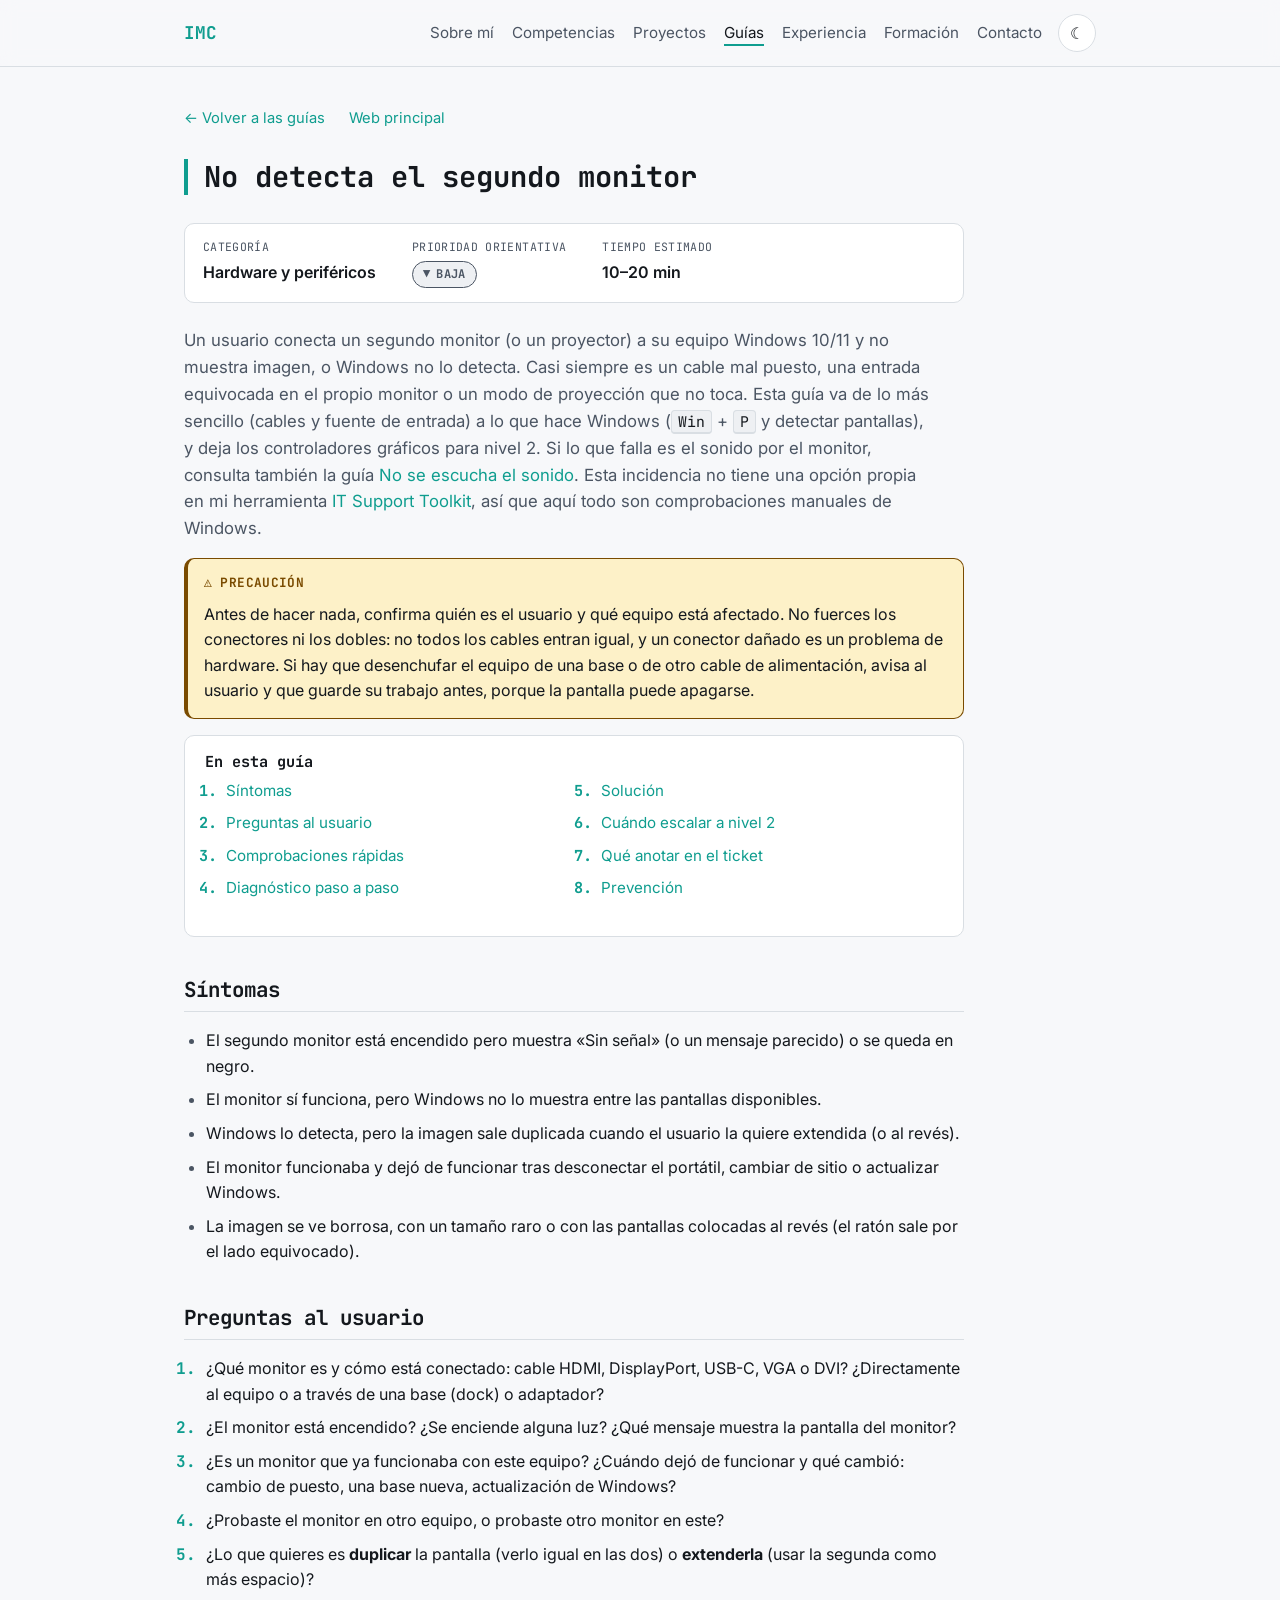
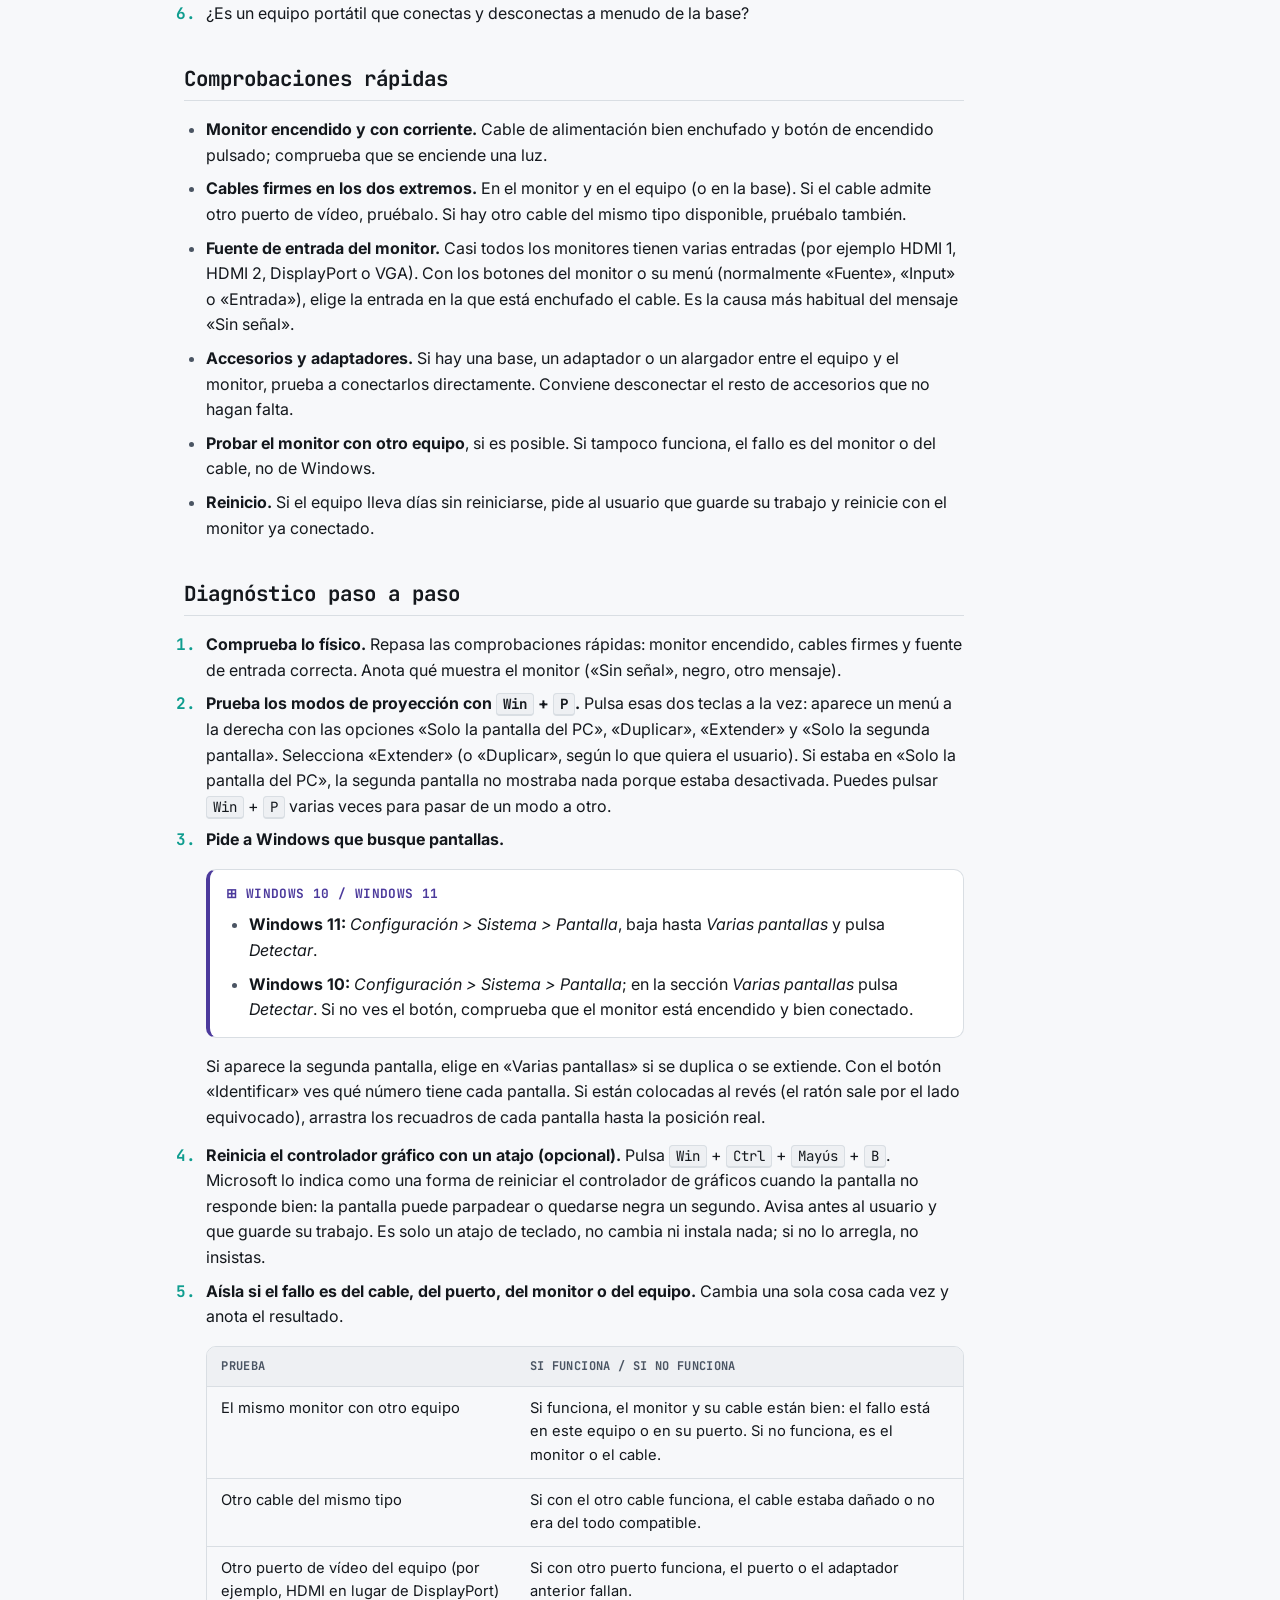
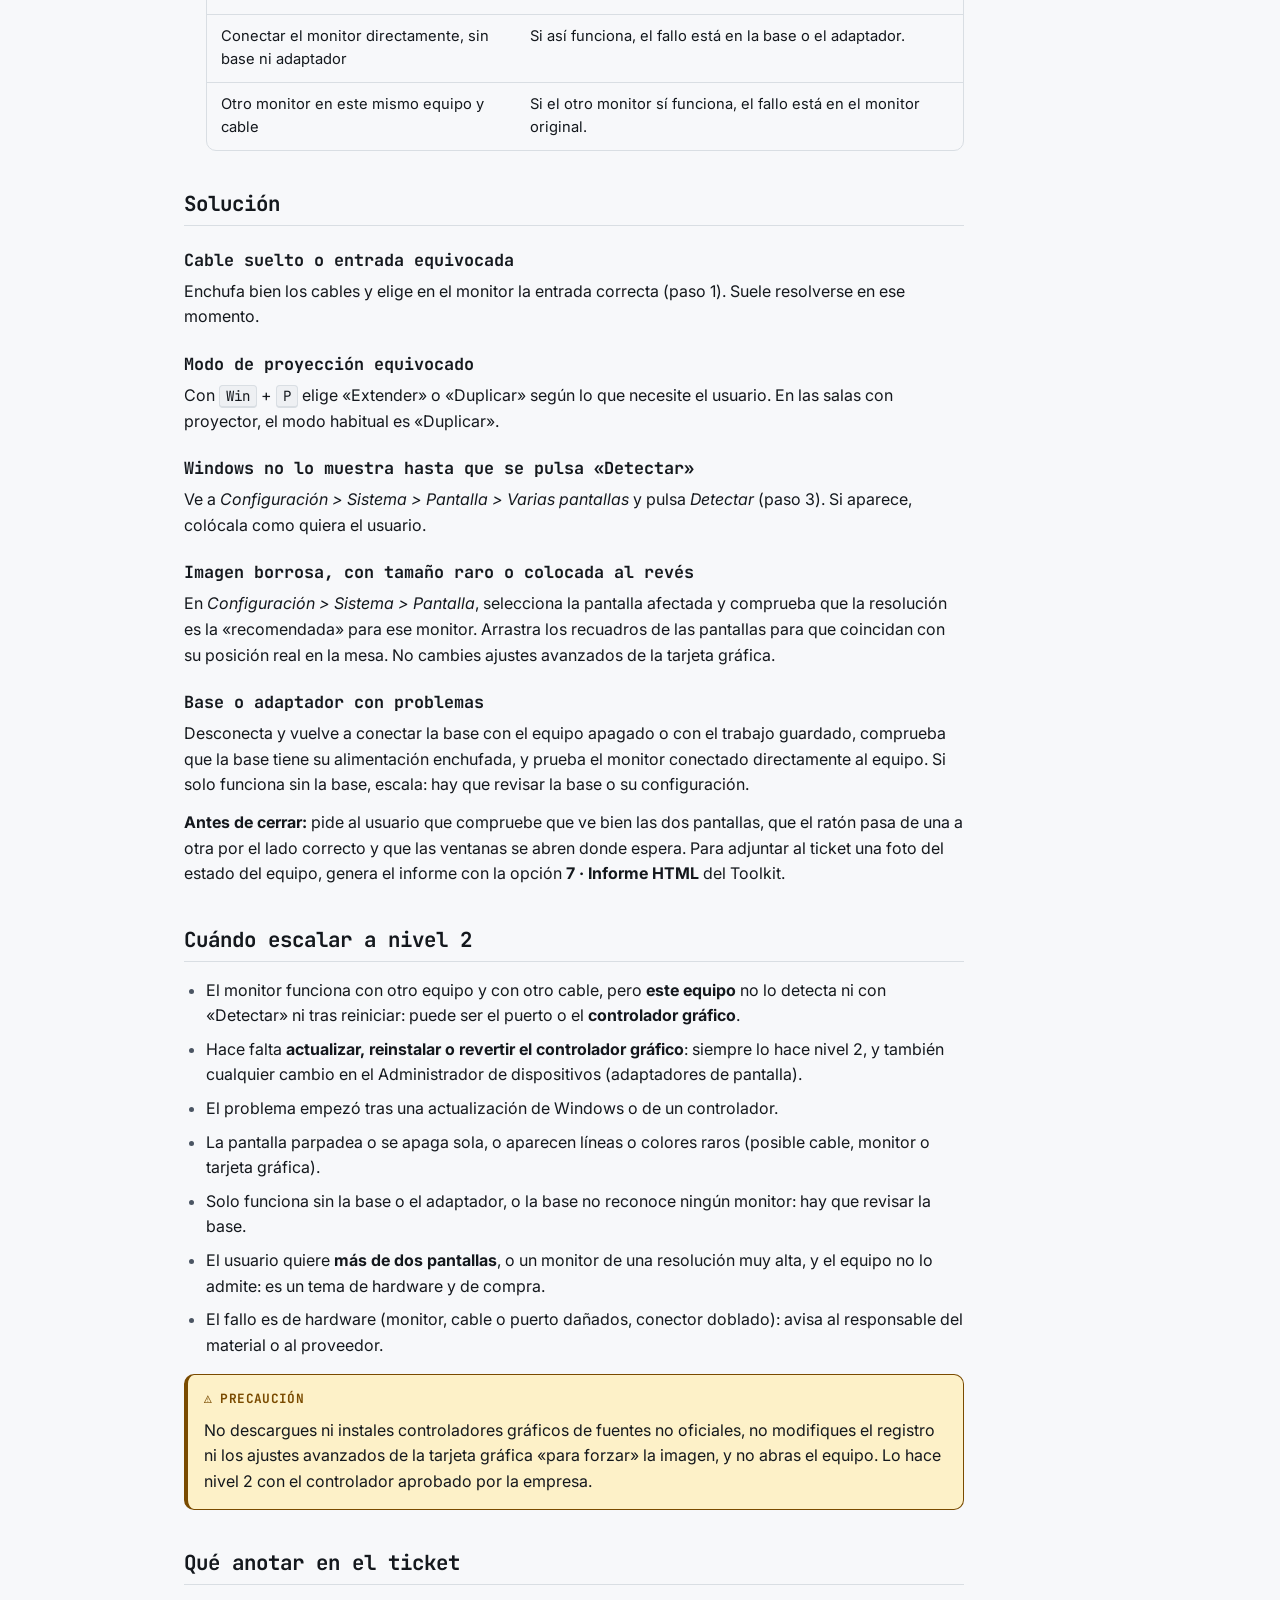
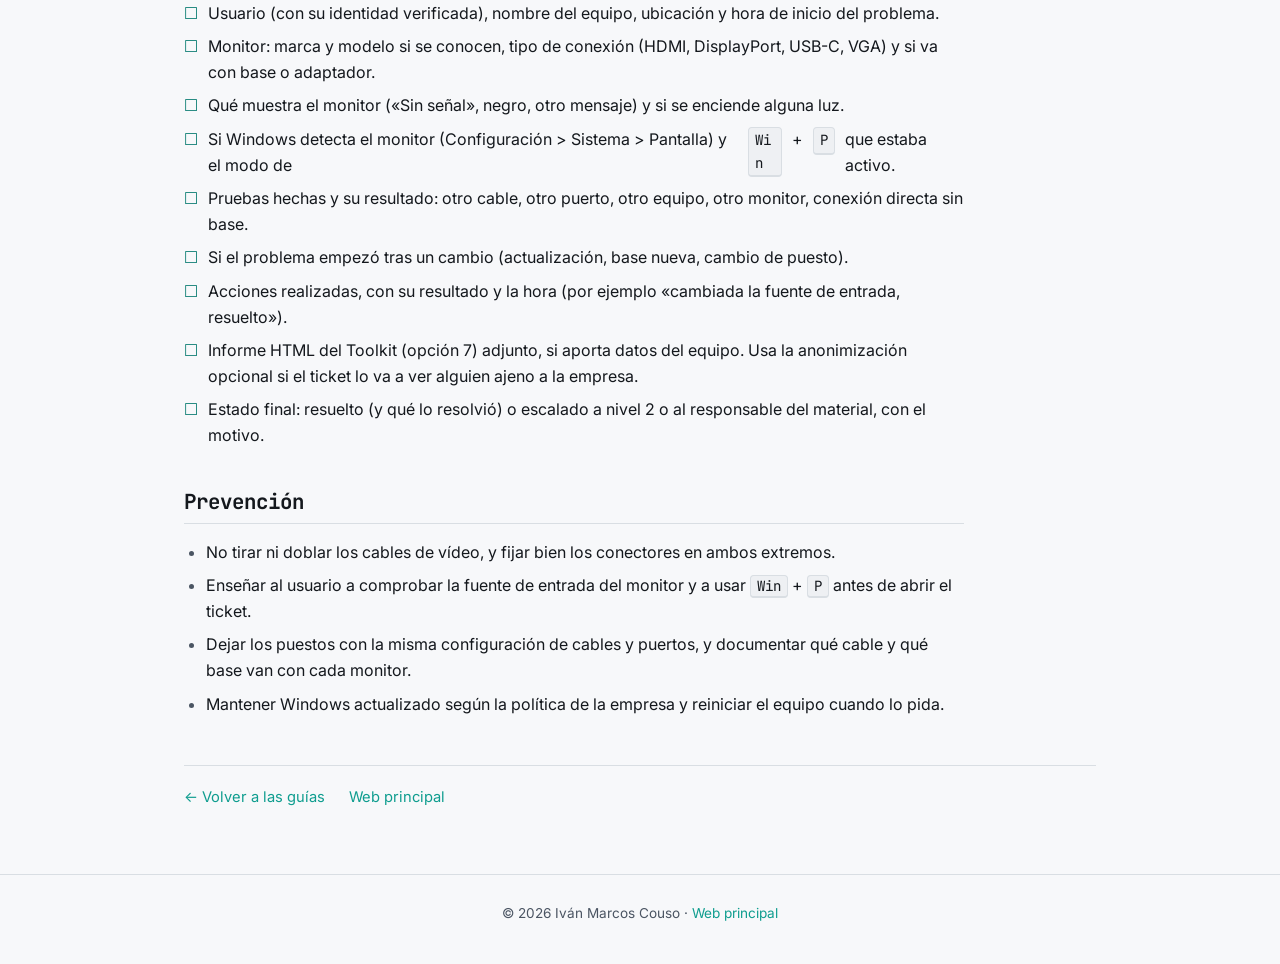
<file: guias/segundo-monitor.html>
<!DOCTYPE html>
<html lang="es">
<head>
<meta charset="UTF-8">
<meta name="viewport" content="width=device-width, initial-scale=1.0">
<title>No detecta el segundo monitor · Guías de soporte IT N1</title>
<meta name="description" content="Guía de soporte IT N1: qué hacer cuando un equipo Windows 10/11 no detecta el segundo monitor. Cables y fuente de entrada del monitor, Win + P, detectar pantallas, cuándo escalar (controladores gráficos) y qué anotar en el ticket.">
<meta name="author" content="Iván Marcos Couso">

<meta property="og:image" content="https://vantoxik.github.io/img/og-image.png">
<meta property="og:image:width" content="1200">
<meta property="og:image:height" content="630">
<meta property="og:image:alt" content="Iván Marcos Couso, Técnico de Soporte IT Junior | Sistemas y Redes. vantoxik.github.io">
<meta name="twitter:card" content="summary_large_image">

<link rel="canonical" href="https://vantoxik.github.io/guias/segundo-monitor.html">

<link rel="preconnect" href="https://fonts.googleapis.com">
<link rel="preconnect" href="https://fonts.gstatic.com" crossorigin>
<link href="https://fonts.googleapis.com/css2?family=Inter:wght@400;500;600;700&family=JetBrains+Mono:wght@400;500;700&display=swap" rel="stylesheet">

<link rel="stylesheet" href="../css/styles.css">
</head>
<body>

<a class="skip-link" href="#contenido">Saltar al contenido principal</a>

<header class="site-header">
  <nav class="nav" aria-label="Navegación principal">
    <a href="../index.html#inicio" class="nav__brand">IMC</a>
    <ul class="nav__links">
      <li><a href="../index.html#sobre-mi">Sobre mí</a></li>
      <li><a href="../index.html#competencias">Competencias</a></li>
      <li><a href="../index.html#proyectos">Proyectos</a></li>
      <li><a href="index.html" aria-current="true">Guías</a></li>
      <li><a href="../index.html#experiencia">Experiencia</a></li>
      <li><a href="../index.html#formacion">Formación</a></li>
      <li><a href="../index.html#contacto">Contacto</a></li>
    </ul>
    <button id="theme-toggle" class="theme-toggle" type="button" aria-label="Cambiar a modo claro" aria-pressed="false">
      <span aria-hidden="true">☀</span>
    </button>
  </nav>
</header>

<main id="contenido">
  <div class="guide-page">
    <div class="container">

      <nav class="guide-nav" aria-label="Enlaces de la guía">
        <a href="index.html">← Volver a las guías</a>
        <a href="../index.html">Web principal</a>
      </nav>

      <article class="guide-body">
        <h1 class="section__title">No detecta el segundo monitor</h1>

        <dl class="guide-meta">
          <div>
            <dt>Categoría</dt>
            <dd>Hardware y periféricos</dd>
          </div>
          <div>
            <dt>Prioridad orientativa</dt>
            <dd><span class="priority priority--low">Baja</span></dd>
          </div>
          <div>
            <dt>Tiempo estimado</dt>
            <dd>10–20 min</dd>
          </div>
        </dl>

        <p class="guide-intro">
          Un usuario conecta un segundo monitor (o un proyector) a su equipo Windows 10/11 y no muestra imagen, o
          Windows no lo detecta. Casi siempre es un cable mal puesto, una entrada equivocada en el propio monitor
          o un modo de proyección que no toca. Esta guía va de lo más sencillo (cables y fuente de entrada) a lo
          que hace Windows (<kbd>Win</kbd> + <kbd>P</kbd> y detectar pantallas), y deja los controladores gráficos
          para nivel 2. Si lo que falla es el sonido por el monitor, consulta también la guía
          <a href="sin-sonido.html">No se escucha el sonido</a>. Esta incidencia no tiene una opción propia en mi
          herramienta
          <a href="https://github.com/VanToxiK/it-support-toolkit" target="_blank" rel="noopener noreferrer">IT Support Toolkit</a>,
          así que aquí todo son comprobaciones manuales de Windows.
        </p>

        <div class="callout callout--warn">
          <div class="callout__label"><span aria-hidden="true">⚠</span> Precaución</div>
          <p>
            Antes de hacer nada, confirma quién es el usuario y qué equipo está afectado. No fuerces los conectores
            ni los dobles: no todos los cables entran igual, y un conector dañado es un problema de hardware. Si
            hay que desenchufar el equipo de una base o de otro cable de alimentación, avisa al usuario y que guarde
            su trabajo antes, porque la pantalla puede apagarse.
          </p>
        </div>

        <nav class="guide-toc" aria-labelledby="toc-title">
          <h2 class="guide-toc__title" id="toc-title">En esta guía</h2>
          <ol>
            <li><a href="#sintomas">Síntomas</a></li>
            <li><a href="#preguntas">Preguntas al usuario</a></li>
            <li><a href="#comprobaciones">Comprobaciones rápidas</a></li>
            <li><a href="#diagnostico">Diagnóstico paso a paso</a></li>
            <li><a href="#solucion">Solución</a></li>
            <li><a href="#escalar">Cuándo escalar a nivel 2</a></li>
            <li><a href="#ticket">Qué anotar en el ticket</a></li>
            <li><a href="#prevencion">Prevención</a></li>
          </ol>
        </nav>

        <section class="guide-section" aria-labelledby="sintomas">
          <h2 id="sintomas">Síntomas</h2>
          <ul>
            <li>El segundo monitor está encendido pero muestra «Sin señal» (o un mensaje parecido) o se queda en negro.</li>
            <li>El monitor sí funciona, pero Windows no lo muestra entre las pantallas disponibles.</li>
            <li>Windows lo detecta, pero la imagen sale duplicada cuando el usuario la quiere extendida (o al revés).</li>
            <li>El monitor funcionaba y dejó de funcionar tras desconectar el portátil, cambiar de sitio o actualizar Windows.</li>
            <li>La imagen se ve borrosa, con un tamaño raro o con las pantallas colocadas al revés (el ratón sale por el lado equivocado).</li>
          </ul>
        </section>

        <section class="guide-section" aria-labelledby="preguntas">
          <h2 id="preguntas">Preguntas al usuario</h2>
          <ol>
            <li>¿Qué monitor es y cómo está conectado: cable HDMI, DisplayPort, USB-C, VGA o DVI? ¿Directamente al equipo o a través de una base (dock) o adaptador?</li>
            <li>¿El monitor está encendido? ¿Se enciende alguna luz? ¿Qué mensaje muestra la pantalla del monitor?</li>
            <li>¿Es un monitor que ya funcionaba con este equipo? ¿Cuándo dejó de funcionar y qué cambió: cambio de puesto, una base nueva, actualización de Windows?</li>
            <li>¿Probaste el monitor en otro equipo, o probaste otro monitor en este?</li>
            <li>¿Lo que quieres es <strong>duplicar</strong> la pantalla (verlo igual en las dos) o <strong>extenderla</strong> (usar la segunda como más espacio)?</li>
            <li>¿Es un equipo portátil que conectas y desconectas a menudo de la base?</li>
          </ol>
        </section>

        <section class="guide-section" aria-labelledby="comprobaciones">
          <h2 id="comprobaciones">Comprobaciones rápidas</h2>
          <ul>
            <li><strong>Monitor encendido y con corriente.</strong> Cable de alimentación bien enchufado y botón de encendido pulsado; comprueba que se enciende una luz.</li>
            <li><strong>Cables firmes en los dos extremos.</strong> En el monitor y en el equipo (o en la base). Si el cable admite otro puerto de vídeo, pruébalo. Si hay otro cable del mismo tipo disponible, pruébalo también.</li>
            <li><strong>Fuente de entrada del monitor.</strong> Casi todos los monitores tienen varias entradas (por ejemplo HDMI 1, HDMI 2, DisplayPort o VGA). Con los botones del monitor o su menú (normalmente «Fuente», «Input» o «Entrada»), elige la entrada en la que está enchufado el cable. Es la causa más habitual del mensaje «Sin señal».</li>
            <li><strong>Accesorios y adaptadores.</strong> Si hay una base, un adaptador o un alargador entre el equipo y el monitor, prueba a conectarlos directamente. Conviene desconectar el resto de accesorios que no hagan falta.</li>
            <li><strong>Probar el monitor con otro equipo</strong>, si es posible. Si tampoco funciona, el fallo es del monitor o del cable, no de Windows.</li>
            <li><strong>Reinicio.</strong> Si el equipo lleva días sin reiniciarse, pide al usuario que guarde su trabajo y reinicie con el monitor ya conectado.</li>
          </ul>
        </section>

        <section class="guide-section" aria-labelledby="diagnostico">
          <h2 id="diagnostico">Diagnóstico paso a paso</h2>
          <ol>
            <li>
              <strong>Comprueba lo físico.</strong> Repasa las comprobaciones rápidas: monitor encendido, cables
              firmes y fuente de entrada correcta. Anota qué muestra el monitor («Sin señal», negro, otro mensaje).
            </li>
            <li>
              <strong>Prueba los modos de proyección con <kbd>Win</kbd> + <kbd>P</kbd>.</strong> Pulsa esas dos
              teclas a la vez: aparece un menú a la derecha con las opciones «Solo la pantalla del PC»,
              «Duplicar», «Extender» y «Solo la segunda pantalla». Selecciona «Extender» (o «Duplicar», según lo que
              quiera el usuario). Si estaba en «Solo la pantalla del PC», la segunda pantalla no mostraba nada
              porque estaba desactivada. Puedes pulsar <kbd>Win</kbd> + <kbd>P</kbd> varias veces para pasar de un
              modo a otro.
            </li>
            <li>
              <strong>Pide a Windows que busque pantallas.</strong>
              <div class="callout callout--win">
                <div class="callout__label"><span aria-hidden="true">⊞</span> Windows 10 / Windows 11</div>
                <ul>
                  <li><strong>Windows 11:</strong> <em>Configuración &gt; Sistema &gt; Pantalla</em>, baja hasta <em>Varias pantallas</em> y pulsa <em>Detectar</em>.</li>
                  <li><strong>Windows 10:</strong> <em>Configuración &gt; Sistema &gt; Pantalla</em>; en la sección <em>Varias pantallas</em> pulsa <em>Detectar</em>. Si no ves el botón, comprueba que el monitor está encendido y bien conectado.</li>
                </ul>
              </div>
              <p>
                Si aparece la segunda pantalla, elige en «Varias pantallas» si se duplica o se extiende. Con el
                botón «Identificar» ves qué número tiene cada pantalla. Si están colocadas al revés (el ratón sale por
                el lado equivocado), arrastra los recuadros de cada pantalla hasta la posición real.
              </p>
            </li>
            <li>
              <strong>Reinicia el controlador gráfico con un atajo (opcional).</strong> Pulsa
              <kbd>Win</kbd> + <kbd>Ctrl</kbd> + <kbd>Mayús</kbd> + <kbd>B</kbd>. Microsoft lo indica como una
              forma de reiniciar el controlador de gráficos cuando la pantalla no responde bien: la pantalla puede
              parpadear o quedarse negra un segundo. Avisa antes al usuario y que guarde su trabajo. Es
              solo un atajo de teclado, no cambia ni instala nada; si no lo arregla, no insistas.
            </li>
            <li>
              <strong>Aísla si el fallo es del cable, del puerto, del monitor o del equipo.</strong> Cambia una sola
              cosa cada vez y anota el resultado.
              <div class="table-wrap" tabindex="0" role="region" aria-label="Cómo interpretar las pruebas de aislamiento">
                <table class="guide-table">
                  <thead>
                    <tr><th scope="col">Prueba</th><th scope="col">Si funciona / si no funciona</th></tr>
                  </thead>
                  <tbody>
                    <tr>
                      <td>El mismo monitor con otro equipo</td>
                      <td>Si funciona, el monitor y su cable están bien: el fallo está en este equipo o en su puerto. Si no funciona, es el monitor o el cable.</td>
                    </tr>
                    <tr>
                      <td>Otro cable del mismo tipo</td>
                      <td>Si con el otro cable funciona, el cable estaba dañado o no era del todo compatible.</td>
                    </tr>
                    <tr>
                      <td>Otro puerto de vídeo del equipo (por ejemplo, HDMI en lugar de DisplayPort)</td>
                      <td>Si con otro puerto funciona, el puerto o el adaptador anterior fallan.</td>
                    </tr>
                    <tr>
                      <td>Conectar el monitor directamente, sin base ni adaptador</td>
                      <td>Si así funciona, el fallo está en la base o el adaptador.</td>
                    </tr>
                    <tr>
                      <td>Otro monitor en este mismo equipo y cable</td>
                      <td>Si el otro monitor sí funciona, el fallo está en el monitor original.</td>
                    </tr>
                  </tbody>
                </table>
              </div>
            </li>
          </ol>
        </section>

        <section class="guide-section" aria-labelledby="solucion">
          <h2 id="solucion">Solución</h2>

          <h3>Cable suelto o entrada equivocada</h3>
          <p>Enchufa bien los cables y elige en el monitor la entrada correcta (paso 1). Suele resolverse en ese momento.</p>

          <h3>Modo de proyección equivocado</h3>
          <p>Con <kbd>Win</kbd> + <kbd>P</kbd> elige «Extender» o «Duplicar» según lo que necesite el usuario. En las salas con proyector, el modo habitual es «Duplicar».</p>

          <h3>Windows no lo muestra hasta que se pulsa «Detectar»</h3>
          <p>Ve a <em>Configuración &gt; Sistema &gt; Pantalla &gt; Varias pantallas</em> y pulsa <em>Detectar</em> (paso 3). Si aparece, colócala como quiera el usuario.</p>

          <h3>Imagen borrosa, con tamaño raro o colocada al revés</h3>
          <p>En <em>Configuración &gt; Sistema &gt; Pantalla</em>, selecciona la pantalla afectada y comprueba que la resolución es la «recomendada» para ese monitor. Arrastra los recuadros de las pantallas para que coincidan con su posición real en la mesa. No cambies ajustes avanzados de la tarjeta gráfica.</p>

          <h3>Base o adaptador con problemas</h3>
          <p>Desconecta y vuelve a conectar la base con el equipo apagado o con el trabajo guardado, comprueba que la base tiene su alimentación enchufada, y prueba el monitor conectado directamente al equipo. Si solo funciona sin la base, escala: hay que revisar la base o su configuración.</p>

          <p>
            <strong>Antes de cerrar:</strong> pide al usuario que compruebe que ve bien las dos pantallas, que el
            ratón pasa de una a otra por el lado correcto y que las ventanas se abren donde espera. Para adjuntar al
            ticket una foto del estado del equipo, genera el informe con la opción
            <strong>7 · Informe HTML</strong> del Toolkit.
          </p>
        </section>

        <section class="guide-section" aria-labelledby="escalar">
          <h2 id="escalar">Cuándo escalar a nivel 2</h2>
          <ul>
            <li>El monitor funciona con otro equipo y con otro cable, pero <strong>este equipo</strong> no lo detecta ni con «Detectar» ni tras reiniciar: puede ser el puerto o el <strong>controlador gráfico</strong>.</li>
            <li>Hace falta <strong>actualizar, reinstalar o revertir el controlador gráfico</strong>: siempre lo hace nivel 2, y también cualquier cambio en el Administrador de dispositivos (adaptadores de pantalla).</li>
            <li>El problema empezó tras una actualización de Windows o de un controlador.</li>
            <li>La pantalla parpadea o se apaga sola, o aparecen líneas o colores raros (posible cable, monitor o tarjeta gráfica).</li>
            <li>Solo funciona sin la base o el adaptador, o la base no reconoce ningún monitor: hay que revisar la base.</li>
            <li>El usuario quiere <strong>más de dos pantallas</strong>, o un monitor de una resolución muy alta, y el equipo no lo admite: es un tema de hardware y de compra.</li>
            <li>El fallo es de hardware (monitor, cable o puerto dañados, conector doblado): avisa al responsable del material o al proveedor.</li>
          </ul>
          <div class="callout callout--warn">
            <div class="callout__label"><span aria-hidden="true">⚠</span> Precaución</div>
            <p>
              No descargues ni instales controladores gráficos de fuentes no oficiales, no modifiques el registro ni
              los ajustes avanzados de la tarjeta gráfica «para forzar» la imagen, y no abras el equipo. Lo hace
              nivel 2 con el controlador aprobado por la empresa.
            </p>
          </div>
        </section>

        <section class="guide-section" aria-labelledby="ticket">
          <h2 id="ticket">Qué anotar en el ticket</h2>
          <ul class="checklist">
            <li>Usuario (con su identidad verificada), nombre del equipo, ubicación y hora de inicio del problema.</li>
            <li>Monitor: marca y modelo si se conocen, tipo de conexión (HDMI, DisplayPort, USB-C, VGA) y si va con base o adaptador.</li>
            <li>Qué muestra el monitor («Sin señal», negro, otro mensaje) y si se enciende alguna luz.</li>
            <li>Si Windows detecta el monitor (Configuración &gt; Sistema &gt; Pantalla) y el modo de <kbd>Win</kbd> + <kbd>P</kbd> que estaba activo.</li>
            <li>Pruebas hechas y su resultado: otro cable, otro puerto, otro equipo, otro monitor, conexión directa sin base.</li>
            <li>Si el problema empezó tras un cambio (actualización, base nueva, cambio de puesto).</li>
            <li>Acciones realizadas, con su resultado y la hora (por ejemplo «cambiada la fuente de entrada, resuelto»).</li>
            <li>Informe HTML del Toolkit (opción 7) adjunto, si aporta datos del equipo. Usa la anonimización opcional si el ticket lo va a ver alguien ajeno a la empresa.</li>
            <li>Estado final: resuelto (y qué lo resolvió) o escalado a nivel 2 o al responsable del material, con el motivo.</li>
          </ul>
        </section>

        <section class="guide-section" aria-labelledby="prevencion">
          <h2 id="prevencion">Prevención</h2>
          <ul>
            <li>No tirar ni doblar los cables de vídeo, y fijar bien los conectores en ambos extremos.</li>
            <li>Enseñar al usuario a comprobar la fuente de entrada del monitor y a usar <kbd>Win</kbd> + <kbd>P</kbd> antes de abrir el ticket.</li>
            <li>Dejar los puestos con la misma configuración de cables y puertos, y documentar qué cable y qué base van con cada monitor.</li>
            <li>Mantener Windows actualizado según la política de la empresa y reiniciar el equipo cuando lo pida.</li>
          </ul>
        </section>
      </article>

      <nav class="guide-nav guide-nav--bottom" aria-label="Enlaces al final de la guía">
        <a href="index.html">← Volver a las guías</a>
        <a href="../index.html">Web principal</a>
      </nav>

    </div>
  </div>
</main>

<footer class="site-footer">
  <div class="container">
    <p>&copy; 2026 Iván Marcos Couso · <a href="../index.html">Web principal</a></p>
  </div>
</footer>

<script src="../js/main.js"></script>
</body>
</html>
</file>
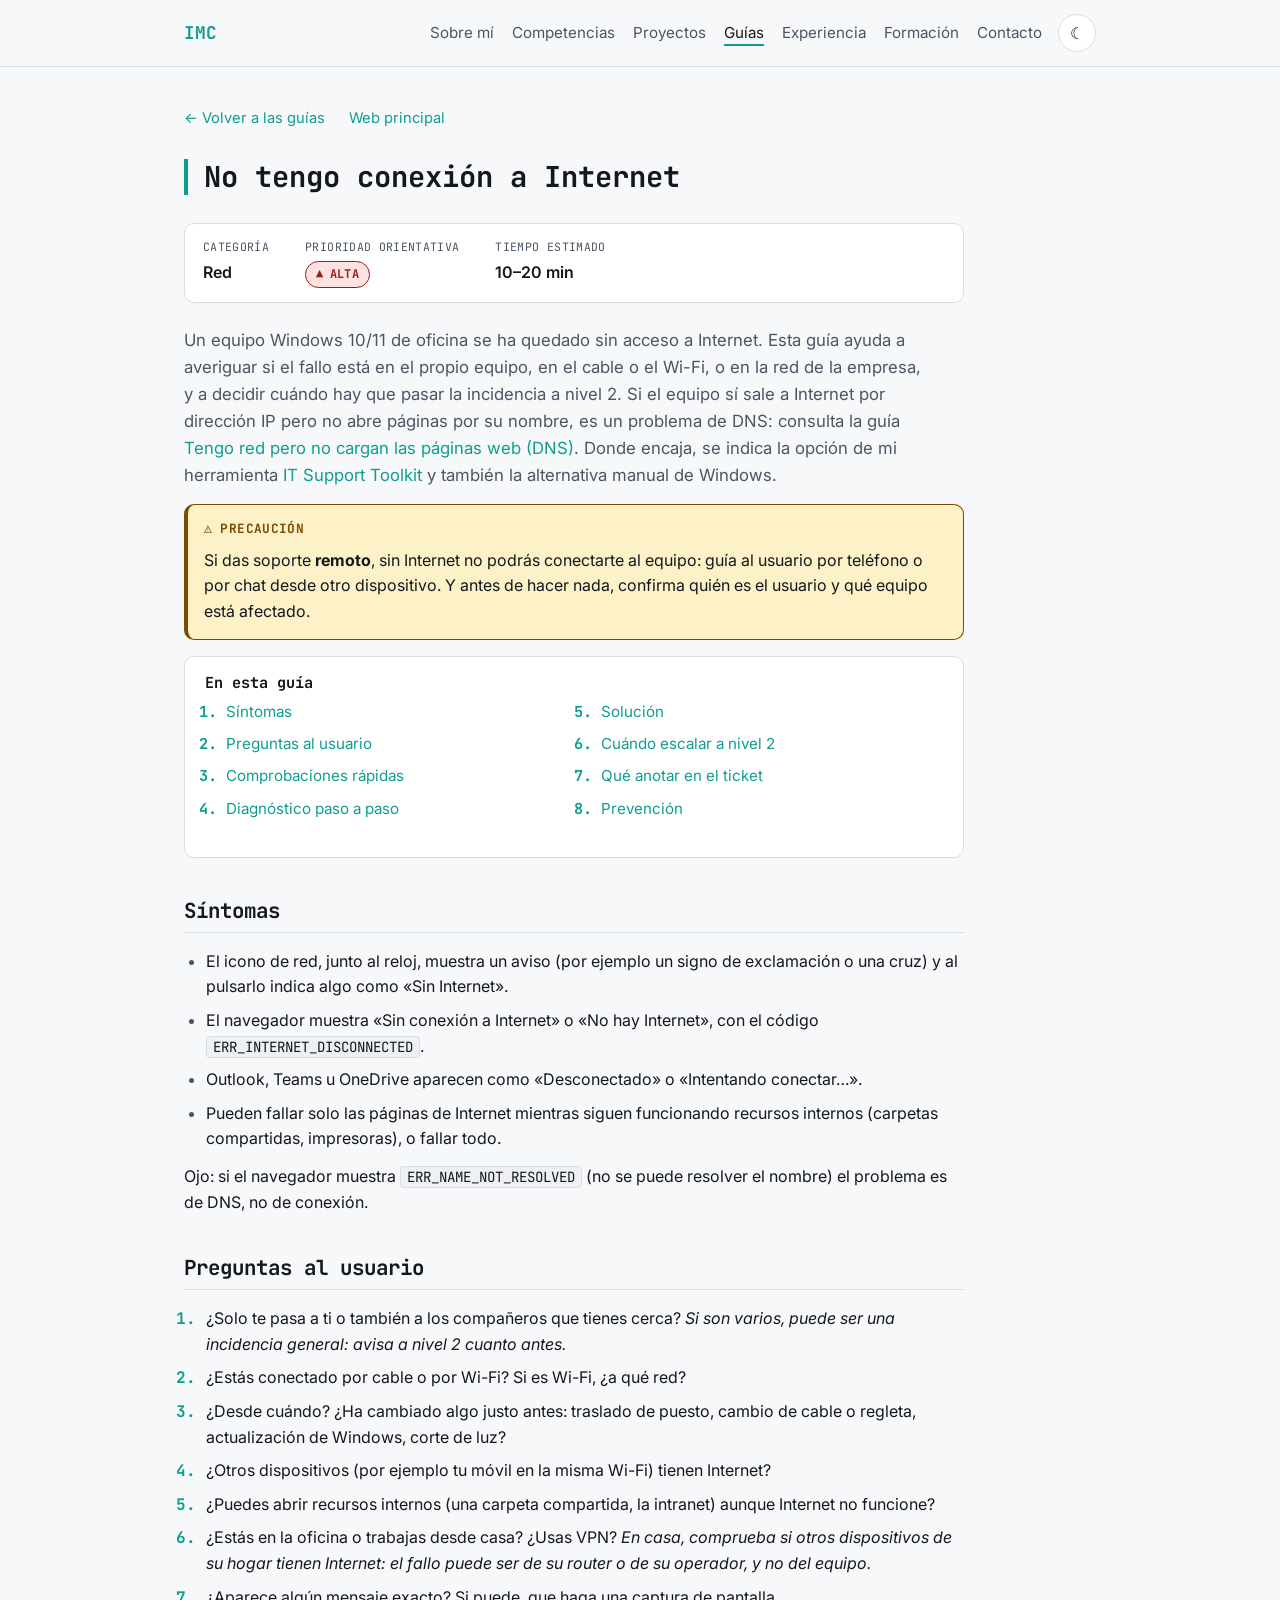
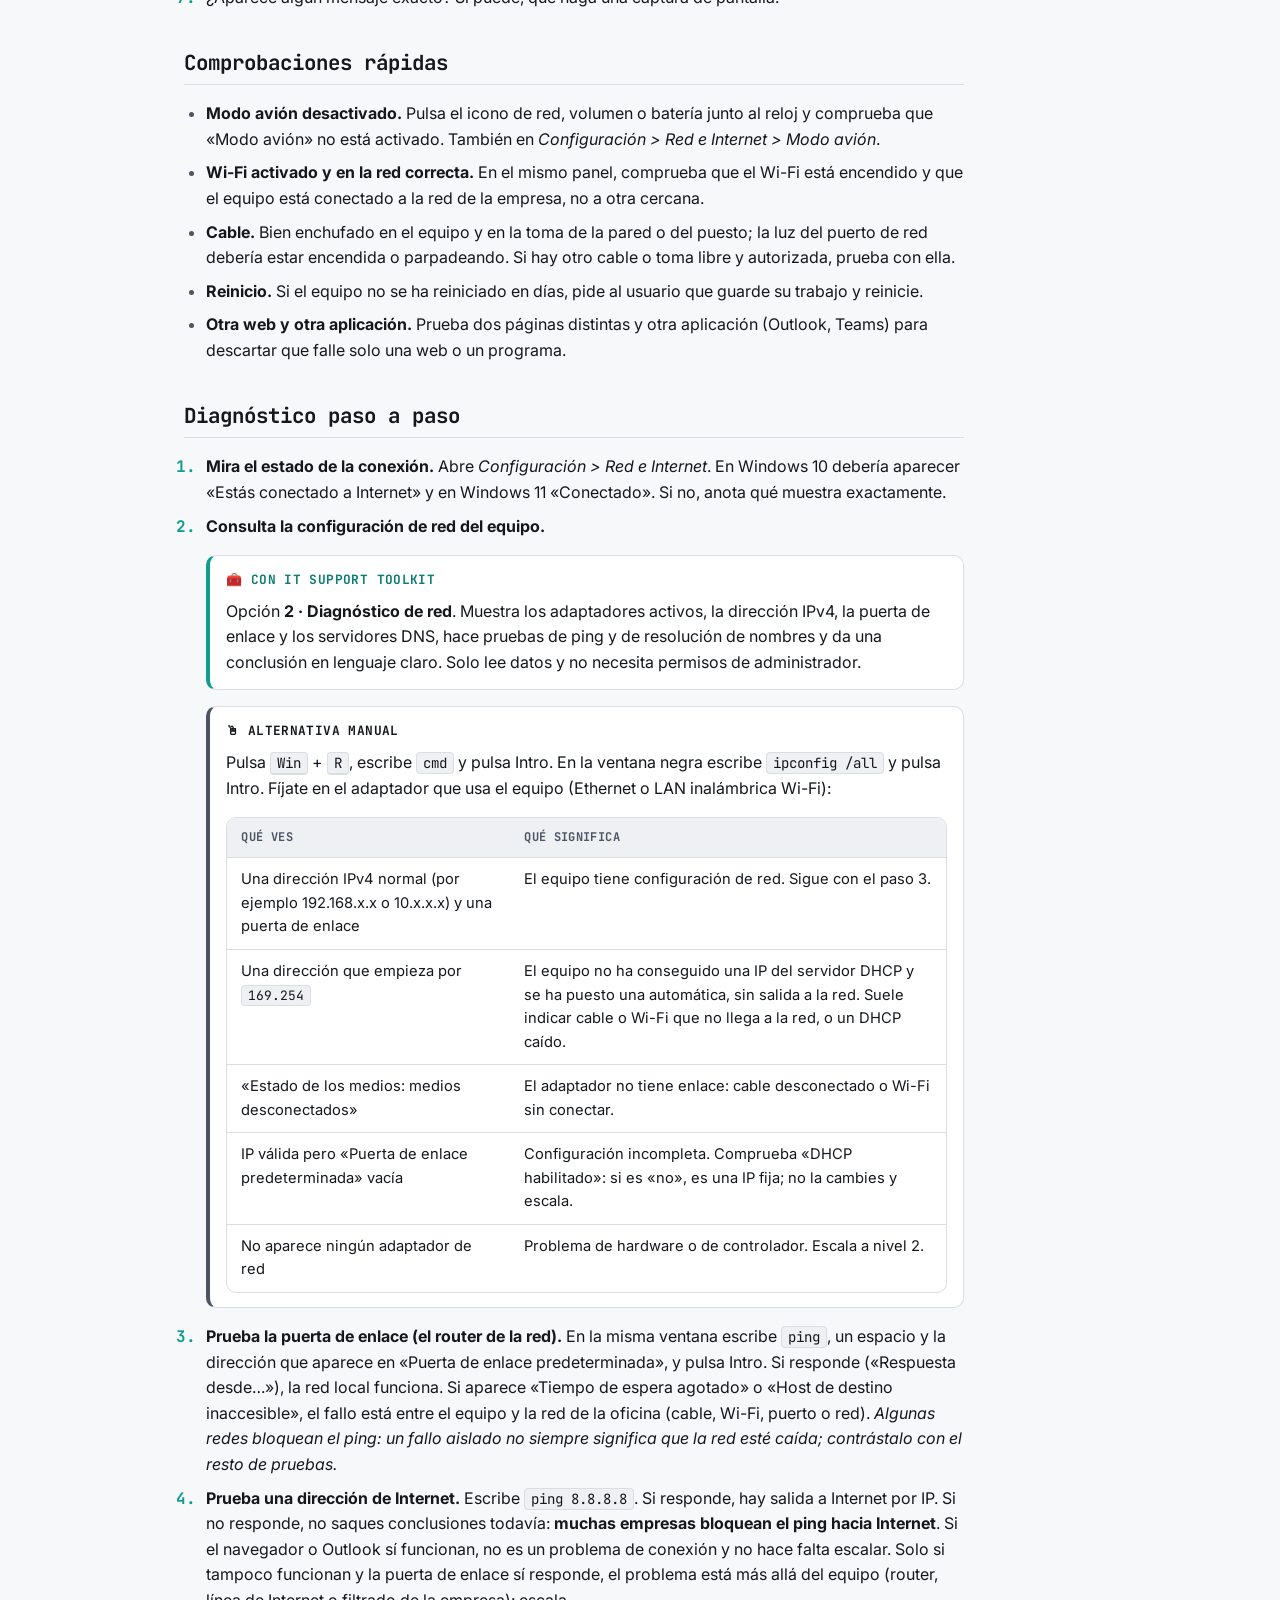
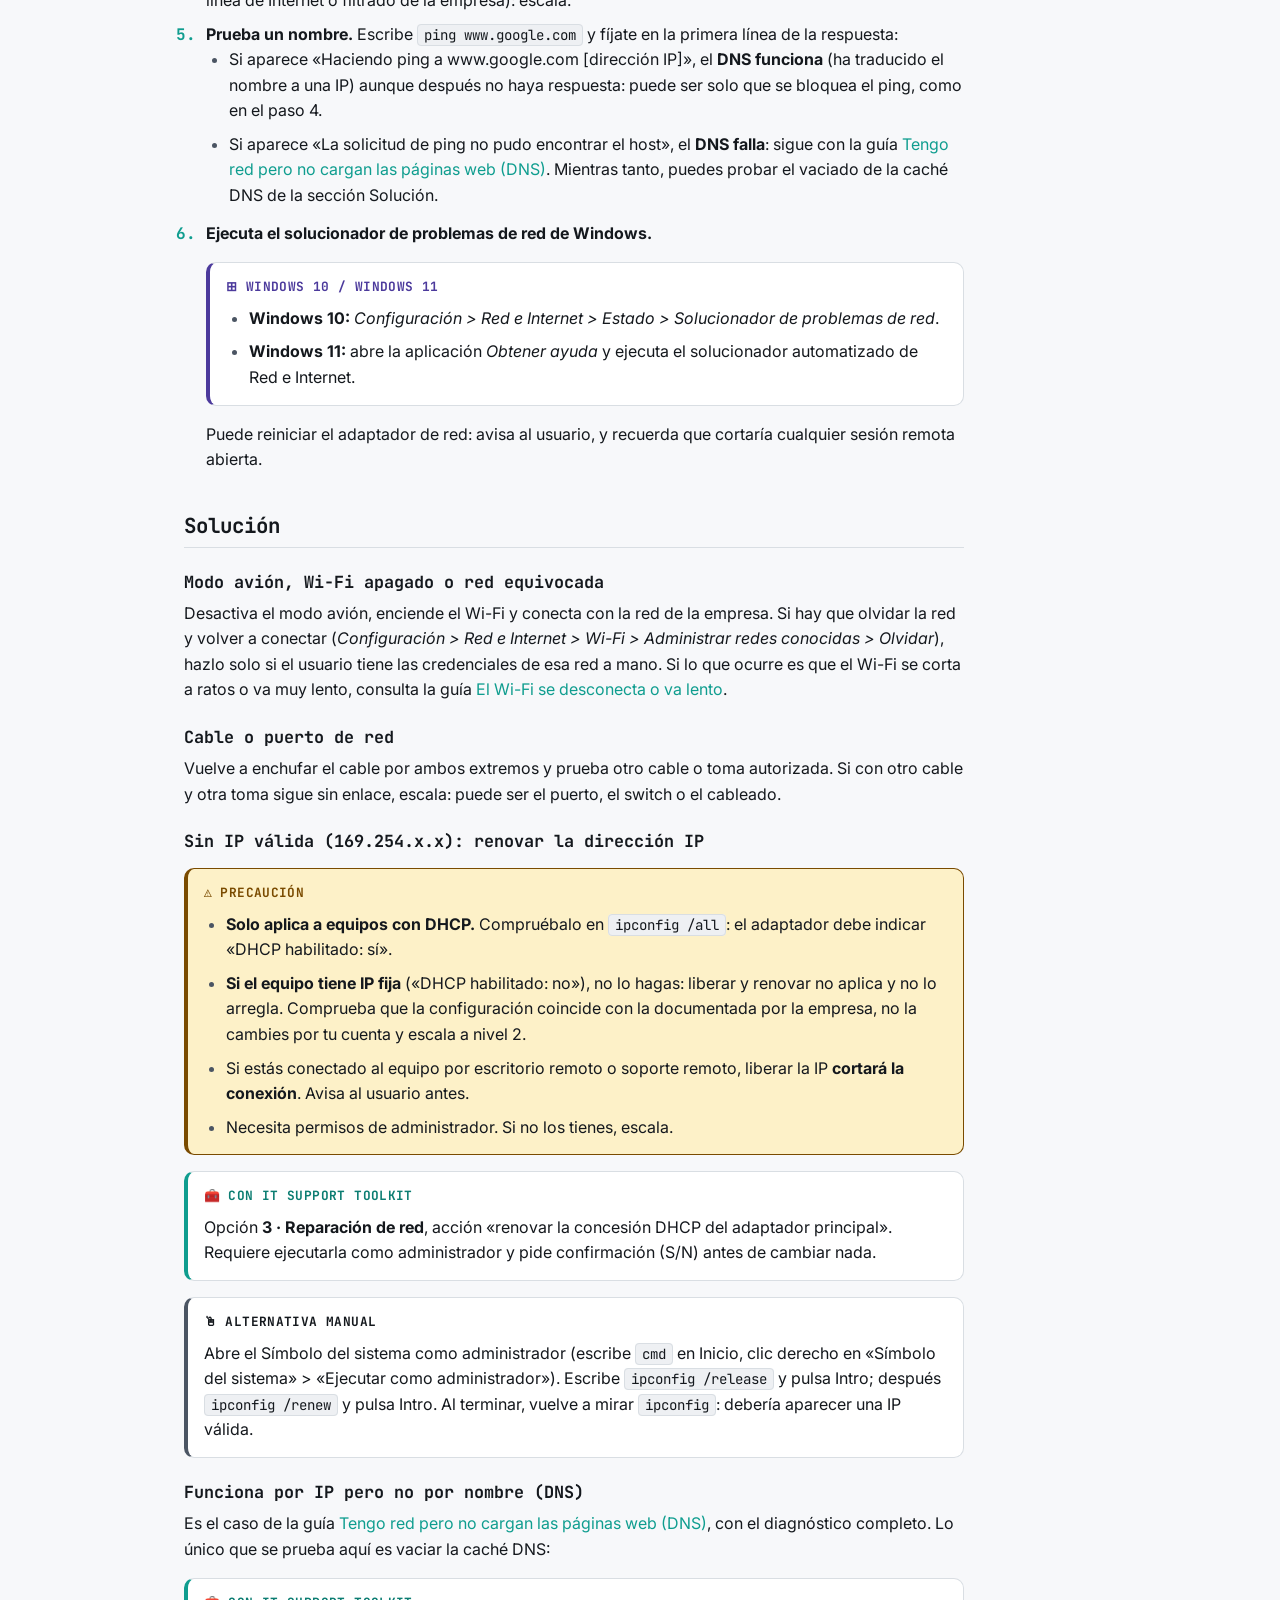
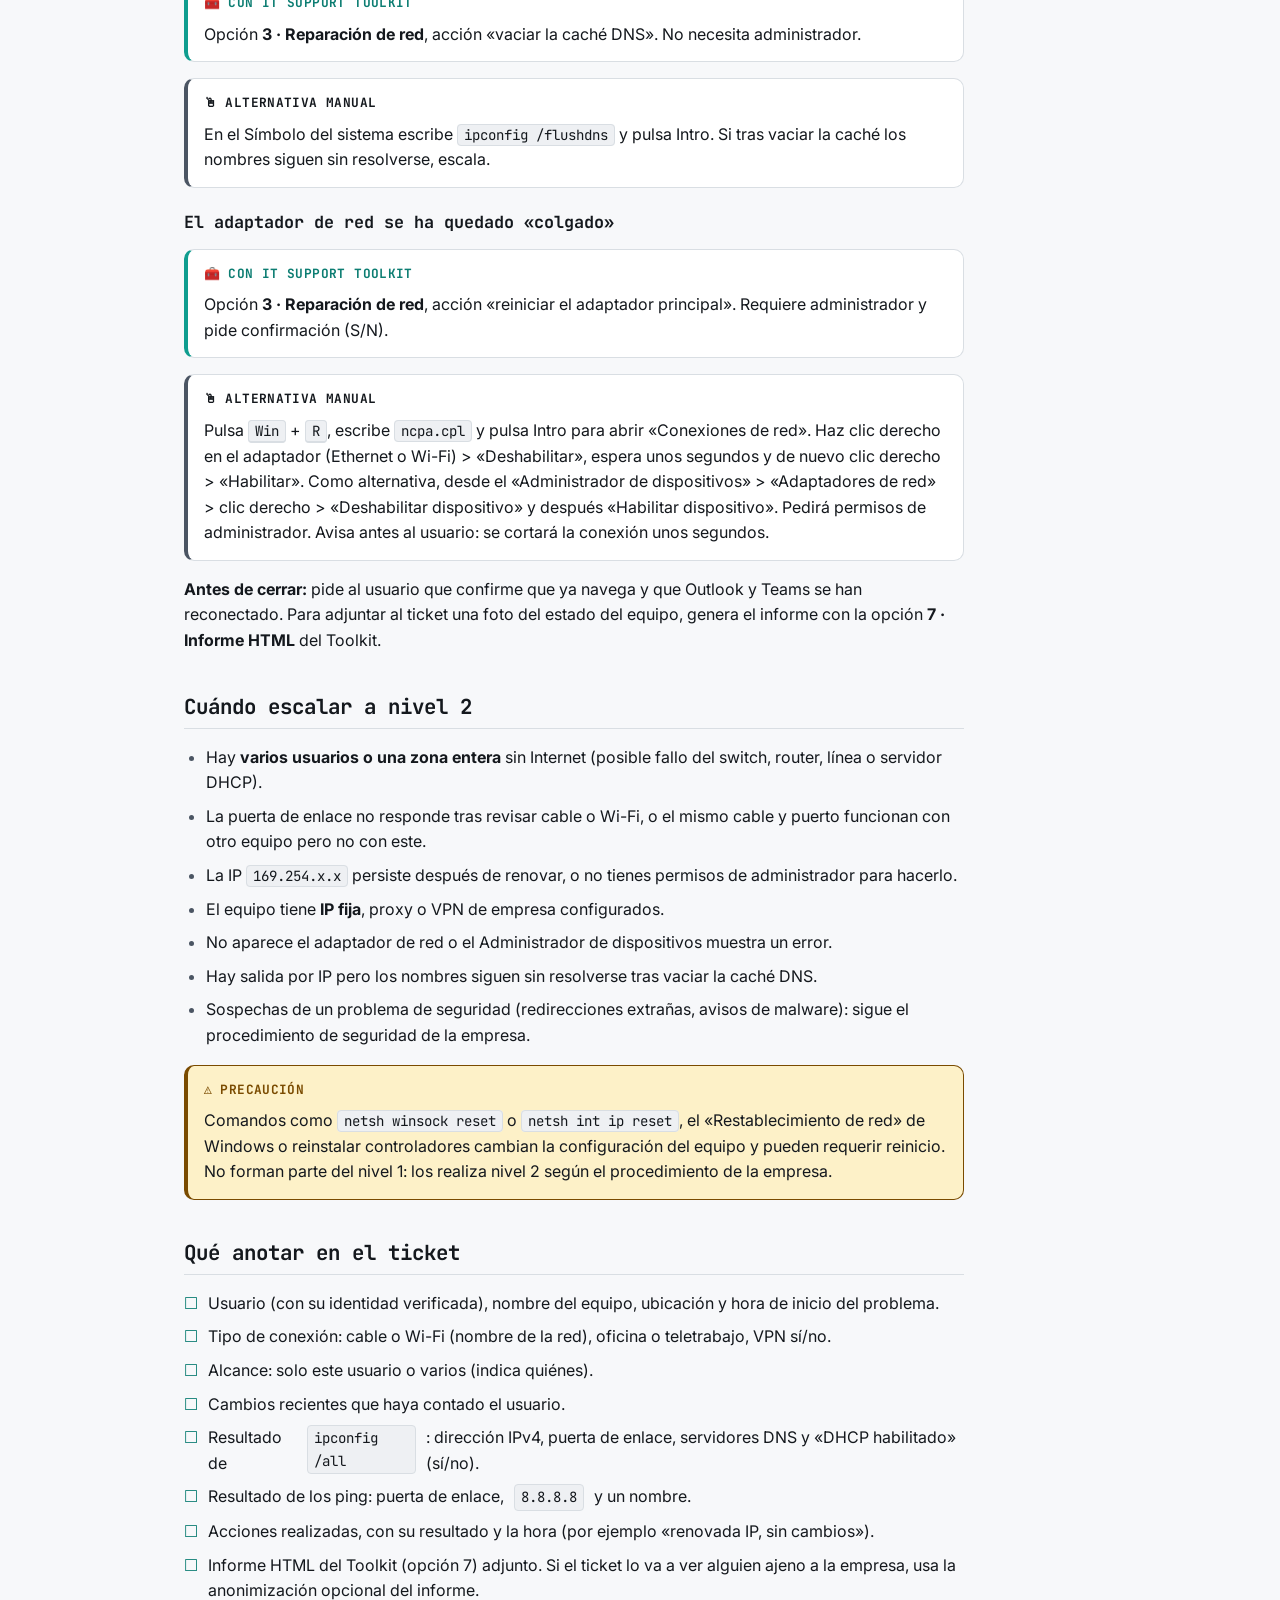
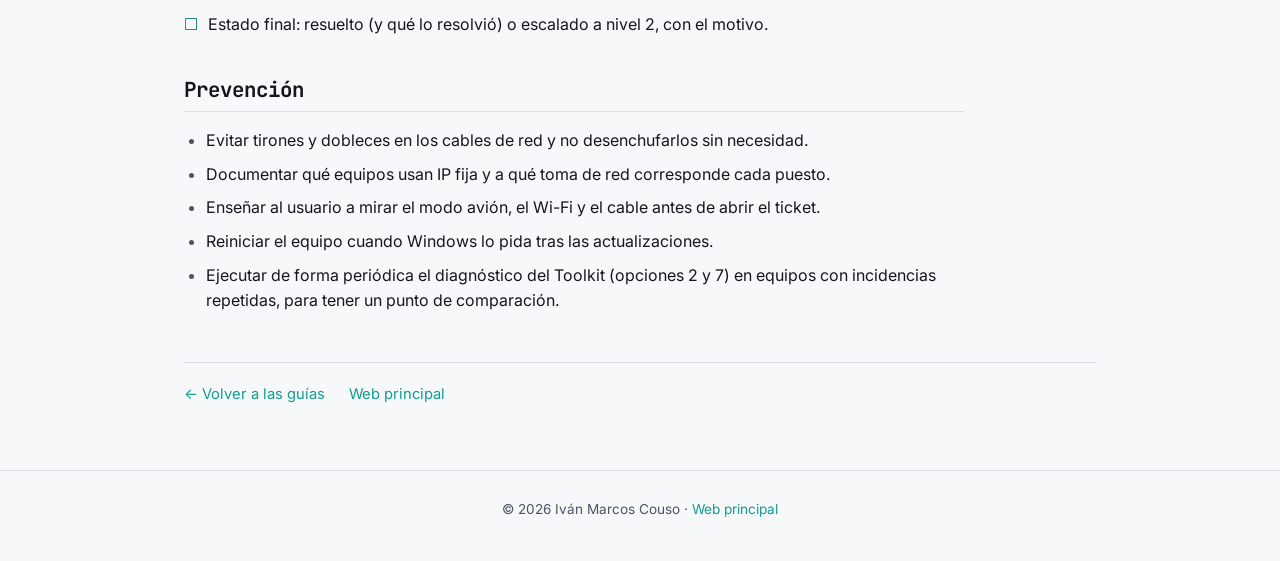
<file: guias/sin-internet.html>
<!DOCTYPE html>
<html lang="es">
<head>
<meta charset="UTF-8">
<meta name="viewport" content="width=device-width, initial-scale=1.0">
<title>No tengo conexión a Internet · Guías de soporte IT N1</title>
<meta name="description" content="Guía de soporte IT N1: qué hacer cuando un equipo Windows 10/11 de oficina se queda sin Internet. Diagnóstico con ipconfig y ping, solución, cuándo escalar y qué anotar en el ticket.">
<meta name="author" content="Iván Marcos Couso">

<meta property="og:image" content="https://vantoxik.github.io/img/og-image.png">
<meta property="og:image:width" content="1200">
<meta property="og:image:height" content="630">
<meta property="og:image:alt" content="Iván Marcos Couso, Técnico de Soporte IT Junior | Sistemas y Redes. vantoxik.github.io">
<meta name="twitter:card" content="summary_large_image">

<link rel="canonical" href="https://vantoxik.github.io/guias/sin-internet.html">

<link rel="preconnect" href="https://fonts.googleapis.com">
<link rel="preconnect" href="https://fonts.gstatic.com" crossorigin>
<link href="https://fonts.googleapis.com/css2?family=Inter:wght@400;500;600;700&family=JetBrains+Mono:wght@400;500;700&display=swap" rel="stylesheet">

<link rel="stylesheet" href="../css/styles.css">
</head>
<body>

<a class="skip-link" href="#contenido">Saltar al contenido principal</a>

<header class="site-header">
  <nav class="nav" aria-label="Navegación principal">
    <a href="../index.html#inicio" class="nav__brand">IMC</a>
    <ul class="nav__links">
      <li><a href="../index.html#sobre-mi">Sobre mí</a></li>
      <li><a href="../index.html#competencias">Competencias</a></li>
      <li><a href="../index.html#proyectos">Proyectos</a></li>
      <li><a href="index.html" aria-current="true">Guías</a></li>
      <li><a href="../index.html#experiencia">Experiencia</a></li>
      <li><a href="../index.html#formacion">Formación</a></li>
      <li><a href="../index.html#contacto">Contacto</a></li>
    </ul>
    <button id="theme-toggle" class="theme-toggle" type="button" aria-label="Cambiar a modo claro" aria-pressed="false">
      <span aria-hidden="true">☀</span>
    </button>
  </nav>
</header>

<main id="contenido">
  <div class="guide-page">
    <div class="container">

      <nav class="guide-nav" aria-label="Enlaces de la guía">
        <a href="index.html">← Volver a las guías</a>
        <a href="../index.html">Web principal</a>
      </nav>

      <article class="guide-body">
        <h1 class="section__title">No tengo conexión a Internet</h1>

        <dl class="guide-meta">
          <div>
            <dt>Categoría</dt>
            <dd>Red</dd>
          </div>
          <div>
            <dt>Prioridad orientativa</dt>
            <dd><span class="priority priority--high">Alta</span></dd>
          </div>
          <div>
            <dt>Tiempo estimado</dt>
            <dd>10–20 min</dd>
          </div>
        </dl>

        <p class="guide-intro">
          Un equipo Windows 10/11 de oficina se ha quedado sin acceso a Internet. Esta guía ayuda a averiguar
          si el fallo está en el propio equipo, en el cable o el Wi-Fi, o en la red de la empresa, y a decidir
          cuándo hay que pasar la incidencia a nivel 2. Si el equipo sí sale a Internet por dirección IP pero
          no abre páginas por su nombre, es un problema de DNS: consulta la guía
          <a href="dns-no-cargan-paginas.html">Tengo red pero no cargan las páginas web (DNS)</a>. Donde encaja, se indica la opción de mi herramienta
          <a href="https://github.com/VanToxiK/it-support-toolkit" target="_blank" rel="noopener noreferrer">IT Support Toolkit</a>
          y también la alternativa manual de Windows.
        </p>

        <div class="callout callout--warn">
          <div class="callout__label"><span aria-hidden="true">⚠</span> Precaución</div>
          <p>
            Si das soporte <strong>remoto</strong>, sin Internet no podrás conectarte al equipo: guía al usuario
            por teléfono o por chat desde otro dispositivo. Y antes de hacer nada, confirma quién es el usuario
            y qué equipo está afectado.
          </p>
        </div>

        <nav class="guide-toc" aria-labelledby="toc-title">
          <h2 class="guide-toc__title" id="toc-title">En esta guía</h2>
          <ol>
            <li><a href="#sintomas">Síntomas</a></li>
            <li><a href="#preguntas">Preguntas al usuario</a></li>
            <li><a href="#comprobaciones">Comprobaciones rápidas</a></li>
            <li><a href="#diagnostico">Diagnóstico paso a paso</a></li>
            <li><a href="#solucion">Solución</a></li>
            <li><a href="#escalar">Cuándo escalar a nivel 2</a></li>
            <li><a href="#ticket">Qué anotar en el ticket</a></li>
            <li><a href="#prevencion">Prevención</a></li>
          </ol>
        </nav>

        <section class="guide-section" aria-labelledby="sintomas">
          <h2 id="sintomas">Síntomas</h2>
          <ul>
            <li>El icono de red, junto al reloj, muestra un aviso (por ejemplo un signo de exclamación o una cruz) y al pulsarlo indica algo como «Sin Internet».</li>
            <li>El navegador muestra «Sin conexión a Internet» o «No hay Internet», con el código <code>ERR_INTERNET_DISCONNECTED</code>.</li>
            <li>Outlook, Teams u OneDrive aparecen como «Desconectado» o «Intentando conectar…».</li>
            <li>Pueden fallar solo las páginas de Internet mientras siguen funcionando recursos internos (carpetas compartidas, impresoras), o fallar todo.</li>
          </ul>
          <p>
            Ojo: si el navegador muestra <code>ERR_NAME_NOT_RESOLVED</code> (no se puede resolver el nombre) el problema
            es de DNS, no de conexión.
          </p>
        </section>

        <section class="guide-section" aria-labelledby="preguntas">
          <h2 id="preguntas">Preguntas al usuario</h2>
          <ol>
            <li>¿Solo te pasa a ti o también a los compañeros que tienes cerca? <em>Si son varios, puede ser una incidencia general: avisa a nivel 2 cuanto antes.</em></li>
            <li>¿Estás conectado por cable o por Wi-Fi? Si es Wi-Fi, ¿a qué red?</li>
            <li>¿Desde cuándo? ¿Ha cambiado algo justo antes: traslado de puesto, cambio de cable o regleta, actualización de Windows, corte de luz?</li>
            <li>¿Otros dispositivos (por ejemplo tu móvil en la misma Wi-Fi) tienen Internet?</li>
            <li>¿Puedes abrir recursos internos (una carpeta compartida, la intranet) aunque Internet no funcione?</li>
            <li>¿Estás en la oficina o trabajas desde casa? ¿Usas VPN? <em>En casa, comprueba si otros dispositivos de su hogar tienen Internet: el fallo puede ser de su router o de su operador, y no del equipo.</em></li>
            <li>¿Aparece algún mensaje exacto? Si puede, que haga una captura de pantalla.</li>
          </ol>
        </section>

        <section class="guide-section" aria-labelledby="comprobaciones">
          <h2 id="comprobaciones">Comprobaciones rápidas</h2>
          <ul>
            <li><strong>Modo avión desactivado.</strong> Pulsa el icono de red, volumen o batería junto al reloj y comprueba que «Modo avión» no está activado. También en <em>Configuración &gt; Red e Internet &gt; Modo avión</em>.</li>
            <li><strong>Wi-Fi activado y en la red correcta.</strong> En el mismo panel, comprueba que el Wi-Fi está encendido y que el equipo está conectado a la red de la empresa, no a otra cercana.</li>
            <li><strong>Cable.</strong> Bien enchufado en el equipo y en la toma de la pared o del puesto; la luz del puerto de red debería estar encendida o parpadeando. Si hay otro cable o toma libre y autorizada, prueba con ella.</li>
            <li><strong>Reinicio.</strong> Si el equipo no se ha reiniciado en días, pide al usuario que guarde su trabajo y reinicie.</li>
            <li><strong>Otra web y otra aplicación.</strong> Prueba dos páginas distintas y otra aplicación (Outlook, Teams) para descartar que falle solo una web o un programa.</li>
          </ul>
        </section>

        <section class="guide-section" aria-labelledby="diagnostico">
          <h2 id="diagnostico">Diagnóstico paso a paso</h2>
          <ol>
            <li>
              <strong>Mira el estado de la conexión.</strong> Abre <em>Configuración &gt; Red e Internet</em>.
              En Windows 10 debería aparecer «Estás conectado a Internet» y en Windows 11 «Conectado». Si no,
              anota qué muestra exactamente.
            </li>
            <li>
              <strong>Consulta la configuración de red del equipo.</strong>
              <div class="callout callout--tool">
                <div class="callout__label"><span aria-hidden="true">🧰</span> Con IT Support Toolkit</div>
                <p>
                  Opción <strong>2 · Diagnóstico de red</strong>. Muestra los adaptadores activos, la dirección IPv4,
                  la puerta de enlace y los servidores DNS, hace pruebas de ping y de resolución de nombres y da una
                  conclusión en lenguaje claro. Solo lee datos y no necesita permisos de administrador.
                </p>
              </div>
              <div class="callout callout--manual">
                <div class="callout__label"><span aria-hidden="true">🖱</span> Alternativa manual</div>
                <p>
                  Pulsa <kbd>Win</kbd> + <kbd>R</kbd>, escribe <code>cmd</code> y pulsa Intro. En la ventana negra
                  escribe <code>ipconfig /all</code> y pulsa Intro. Fíjate en el adaptador que usa el equipo
                  (Ethernet o LAN inalámbrica Wi-Fi):
                </p>
                <div class="table-wrap" tabindex="0" role="region" aria-label="Cómo interpretar el resultado de ipconfig">
                  <table class="guide-table">
                    <thead>
                      <tr><th scope="col">Qué ves</th><th scope="col">Qué significa</th></tr>
                    </thead>
                    <tbody>
                      <tr>
                        <td>Una dirección IPv4 normal (por ejemplo 192.168.x.x o 10.x.x.x) y una puerta de enlace</td>
                        <td>El equipo tiene configuración de red. Sigue con el paso 3.</td>
                      </tr>
                      <tr>
                        <td>Una dirección que empieza por <code>169.254</code></td>
                        <td>El equipo no ha conseguido una IP del servidor DHCP y se ha puesto una automática, sin salida a la red. Suele indicar cable o Wi-Fi que no llega a la red, o un DHCP caído.</td>
                      </tr>
                      <tr>
                        <td>«Estado de los medios: medios desconectados»</td>
                        <td>El adaptador no tiene enlace: cable desconectado o Wi-Fi sin conectar.</td>
                      </tr>
                      <tr>
                        <td>IP válida pero «Puerta de enlace predeterminada» vacía</td>
                        <td>Configuración incompleta. Comprueba «DHCP habilitado»: si es «no», es una IP fija; no la cambies y escala.</td>
                      </tr>
                      <tr>
                        <td>No aparece ningún adaptador de red</td>
                        <td>Problema de hardware o de controlador. Escala a nivel 2.</td>
                      </tr>
                    </tbody>
                  </table>
                </div>
              </div>
            </li>
            <li>
              <strong>Prueba la puerta de enlace (el router de la red).</strong> En la misma ventana escribe
              <code>ping</code>, un espacio y la dirección que aparece en «Puerta de enlace predeterminada»,
              y pulsa Intro. Si responde («Respuesta desde…»), la red local funciona. Si aparece «Tiempo de
              espera agotado» o «Host de destino inaccesible», el fallo está entre el equipo y la red de la
              oficina (cable, Wi-Fi, puerto o red).
              <em>Algunas redes bloquean el ping: un fallo aislado no siempre significa que la red esté caída; contrástalo con el resto de pruebas.</em>
            </li>
            <li>
              <strong>Prueba una dirección de Internet.</strong> Escribe <code>ping 8.8.8.8</code>. Si responde,
              hay salida a Internet por IP. Si no responde, no saques conclusiones todavía: <strong>muchas empresas
              bloquean el ping hacia Internet</strong>. Si el navegador o Outlook sí funcionan, no es un problema de
              conexión y no hace falta escalar. Solo si tampoco funcionan y la puerta de enlace sí responde, el
              problema está más allá del equipo (router, línea de Internet o filtrado de la empresa): escala.
            </li>
            <li>
              <strong>Prueba un nombre.</strong> Escribe <code>ping www.google.com</code> y fíjate en la primera
              línea de la respuesta:
              <ul>
                <li>Si aparece «Haciendo ping a www.google.com [dirección IP]», el <strong>DNS funciona</strong> (ha
                traducido el nombre a una IP) aunque después no haya respuesta: puede ser solo que se bloquea el
                ping, como en el paso 4.</li>
                <li>Si aparece «La solicitud de ping no pudo encontrar el host», el <strong>DNS falla</strong>: sigue
                con la guía <a href="dns-no-cargan-paginas.html">Tengo red pero no cargan las páginas web (DNS)</a>.
                Mientras tanto, puedes probar el vaciado de la caché DNS de la sección Solución.</li>
              </ul>
            </li>
            <li>
              <strong>Ejecuta el solucionador de problemas de red de Windows.</strong>
              <div class="callout callout--win">
                <div class="callout__label"><span aria-hidden="true">⊞</span> Windows 10 / Windows 11</div>
                <ul>
                  <li><strong>Windows 10:</strong> <em>Configuración &gt; Red e Internet &gt; Estado &gt; Solucionador de problemas de red</em>.</li>
                  <li><strong>Windows 11:</strong> abre la aplicación <em>Obtener ayuda</em> y ejecuta el solucionador automatizado de Red e Internet.</li>
                </ul>
              </div>
              <p>Puede reiniciar el adaptador de red: avisa al usuario, y recuerda que cortaría cualquier sesión remota abierta.</p>
            </li>
          </ol>
        </section>

        <section class="guide-section" aria-labelledby="solucion">
          <h2 id="solucion">Solución</h2>

          <h3>Modo avión, Wi-Fi apagado o red equivocada</h3>
          <p>Desactiva el modo avión, enciende el Wi-Fi y conecta con la red de la empresa. Si hay que olvidar la red y volver a conectar (<em>Configuración &gt; Red e Internet &gt; Wi-Fi &gt; Administrar redes conocidas &gt; Olvidar</em>), hazlo solo si el usuario tiene las credenciales de esa red a mano. Si lo que ocurre es que el Wi-Fi se corta a ratos o va muy lento, consulta la guía <a href="wifi-desconecta-lento.html">El Wi-Fi se desconecta o va lento</a>.</p>

          <h3>Cable o puerto de red</h3>
          <p>Vuelve a enchufar el cable por ambos extremos y prueba otro cable o toma autorizada. Si con otro cable y otra toma sigue sin enlace, escala: puede ser el puerto, el switch o el cableado.</p>

          <h3>Sin IP válida (169.254.x.x): renovar la dirección IP</h3>
          <div class="callout callout--warn">
            <div class="callout__label"><span aria-hidden="true">⚠</span> Precaución</div>
            <ul>
              <li><strong>Solo aplica a equipos con DHCP.</strong> Compruébalo en <code>ipconfig /all</code>: el adaptador debe indicar «DHCP habilitado: sí».</li>
              <li><strong>Si el equipo tiene IP fija</strong> («DHCP habilitado: no»), no lo hagas: liberar y renovar no aplica y no lo arregla. Comprueba que la configuración coincide con la documentada por la empresa, no la cambies por tu cuenta y escala a nivel 2.</li>
              <li>Si estás conectado al equipo por escritorio remoto o soporte remoto, liberar la IP <strong>cortará la conexión</strong>. Avisa al usuario antes.</li>
              <li>Necesita permisos de administrador. Si no los tienes, escala.</li>
            </ul>
          </div>
          <div class="callout callout--tool">
            <div class="callout__label"><span aria-hidden="true">🧰</span> Con IT Support Toolkit</div>
            <p>Opción <strong>3 · Reparación de red</strong>, acción «renovar la concesión DHCP del adaptador principal». Requiere ejecutarla como administrador y pide confirmación (S/N) antes de cambiar nada.</p>
          </div>
          <div class="callout callout--manual">
            <div class="callout__label"><span aria-hidden="true">🖱</span> Alternativa manual</div>
            <p>Abre el Símbolo del sistema como administrador (escribe <code>cmd</code> en Inicio, clic derecho en «Símbolo del sistema» &gt; «Ejecutar como administrador»). Escribe <code>ipconfig /release</code> y pulsa Intro; después <code>ipconfig /renew</code> y pulsa Intro. Al terminar, vuelve a mirar <code>ipconfig</code>: debería aparecer una IP válida.</p>
          </div>

          <h3>Funciona por IP pero no por nombre (DNS)</h3>
          <p>Es el caso de la guía <a href="dns-no-cargan-paginas.html">Tengo red pero no cargan las páginas web (DNS)</a>, con el diagnóstico completo. Lo único que se prueba aquí es vaciar la caché DNS:</p>
          <div class="callout callout--tool">
            <div class="callout__label"><span aria-hidden="true">🧰</span> Con IT Support Toolkit</div>
            <p>Opción <strong>3 · Reparación de red</strong>, acción «vaciar la caché DNS». No necesita administrador.</p>
          </div>
          <div class="callout callout--manual">
            <div class="callout__label"><span aria-hidden="true">🖱</span> Alternativa manual</div>
            <p>En el Símbolo del sistema escribe <code>ipconfig /flushdns</code> y pulsa Intro. Si tras vaciar la caché los nombres siguen sin resolverse, escala.</p>
          </div>

          <h3>El adaptador de red se ha quedado «colgado»</h3>
          <div class="callout callout--tool">
            <div class="callout__label"><span aria-hidden="true">🧰</span> Con IT Support Toolkit</div>
            <p>Opción <strong>3 · Reparación de red</strong>, acción «reiniciar el adaptador principal». Requiere administrador y pide confirmación (S/N).</p>
          </div>
          <div class="callout callout--manual">
            <div class="callout__label"><span aria-hidden="true">🖱</span> Alternativa manual</div>
            <p>Pulsa <kbd>Win</kbd> + <kbd>R</kbd>, escribe <code>ncpa.cpl</code> y pulsa Intro para abrir «Conexiones de red». Haz clic derecho en el adaptador (Ethernet o Wi-Fi) &gt; «Deshabilitar», espera unos segundos y de nuevo clic derecho &gt; «Habilitar». Como alternativa, desde el «Administrador de dispositivos» &gt; «Adaptadores de red» &gt; clic derecho &gt; «Deshabilitar dispositivo» y después «Habilitar dispositivo». Pedirá permisos de administrador. Avisa antes al usuario: se cortará la conexión unos segundos.</p>
          </div>

          <p>
            <strong>Antes de cerrar:</strong> pide al usuario que confirme que ya navega y que Outlook y Teams se han
            reconectado. Para adjuntar al ticket una foto del estado del equipo, genera el informe con la opción
            <strong>7 · Informe HTML</strong> del Toolkit.
          </p>
        </section>

        <section class="guide-section" aria-labelledby="escalar">
          <h2 id="escalar">Cuándo escalar a nivel 2</h2>
          <ul>
            <li>Hay <strong>varios usuarios o una zona entera</strong> sin Internet (posible fallo del switch, router, línea o servidor DHCP).</li>
            <li>La puerta de enlace no responde tras revisar cable o Wi-Fi, o el mismo cable y puerto funcionan con otro equipo pero no con este.</li>
            <li>La IP <code>169.254.x.x</code> persiste después de renovar, o no tienes permisos de administrador para hacerlo.</li>
            <li>El equipo tiene <strong>IP fija</strong>, proxy o VPN de empresa configurados.</li>
            <li>No aparece el adaptador de red o el Administrador de dispositivos muestra un error.</li>
            <li>Hay salida por IP pero los nombres siguen sin resolverse tras vaciar la caché DNS.</li>
            <li>Sospechas de un problema de seguridad (redirecciones extrañas, avisos de malware): sigue el procedimiento de seguridad de la empresa.</li>
          </ul>
          <div class="callout callout--warn">
            <div class="callout__label"><span aria-hidden="true">⚠</span> Precaución</div>
            <p>
              Comandos como <code>netsh winsock reset</code> o <code>netsh int ip reset</code>, el «Restablecimiento
              de red» de Windows o reinstalar controladores cambian la configuración del equipo y pueden requerir
              reinicio. No forman parte del nivel 1: los realiza nivel 2 según el procedimiento de la empresa.
            </p>
          </div>
        </section>

        <section class="guide-section" aria-labelledby="ticket">
          <h2 id="ticket">Qué anotar en el ticket</h2>
          <ul class="checklist">
            <li>Usuario (con su identidad verificada), nombre del equipo, ubicación y hora de inicio del problema.</li>
            <li>Tipo de conexión: cable o Wi-Fi (nombre de la red), oficina o teletrabajo, VPN sí/no.</li>
            <li>Alcance: solo este usuario o varios (indica quiénes).</li>
            <li>Cambios recientes que haya contado el usuario.</li>
            <li>Resultado de <code>ipconfig /all</code>: dirección IPv4, puerta de enlace, servidores DNS y «DHCP habilitado» (sí/no).</li>
            <li>Resultado de los ping: puerta de enlace, <code>8.8.8.8</code> y un nombre.</li>
            <li>Acciones realizadas, con su resultado y la hora (por ejemplo «renovada IP, sin cambios»).</li>
            <li>Informe HTML del Toolkit (opción 7) adjunto. Si el ticket lo va a ver alguien ajeno a la empresa, usa la anonimización opcional del informe.</li>
            <li>Estado final: resuelto (y qué lo resolvió) o escalado a nivel 2, con el motivo.</li>
          </ul>
        </section>

        <section class="guide-section" aria-labelledby="prevencion">
          <h2 id="prevencion">Prevención</h2>
          <ul>
            <li>Evitar tirones y dobleces en los cables de red y no desenchufarlos sin necesidad.</li>
            <li>Documentar qué equipos usan IP fija y a qué toma de red corresponde cada puesto.</li>
            <li>Enseñar al usuario a mirar el modo avión, el Wi-Fi y el cable antes de abrir el ticket.</li>
            <li>Reiniciar el equipo cuando Windows lo pida tras las actualizaciones.</li>
            <li>Ejecutar de forma periódica el diagnóstico del Toolkit (opciones 2 y 7) en equipos con incidencias repetidas, para tener un punto de comparación.</li>
          </ul>
        </section>
      </article>

      <nav class="guide-nav guide-nav--bottom" aria-label="Enlaces al final de la guía">
        <a href="index.html">← Volver a las guías</a>
        <a href="../index.html">Web principal</a>
      </nav>

    </div>
  </div>
</main>

<footer class="site-footer">
  <div class="container">
    <p>&copy; 2026 Iván Marcos Couso · <a href="../index.html">Web principal</a></p>
  </div>
</footer>

<script src="../js/main.js"></script>
</body>
</html>
</file>
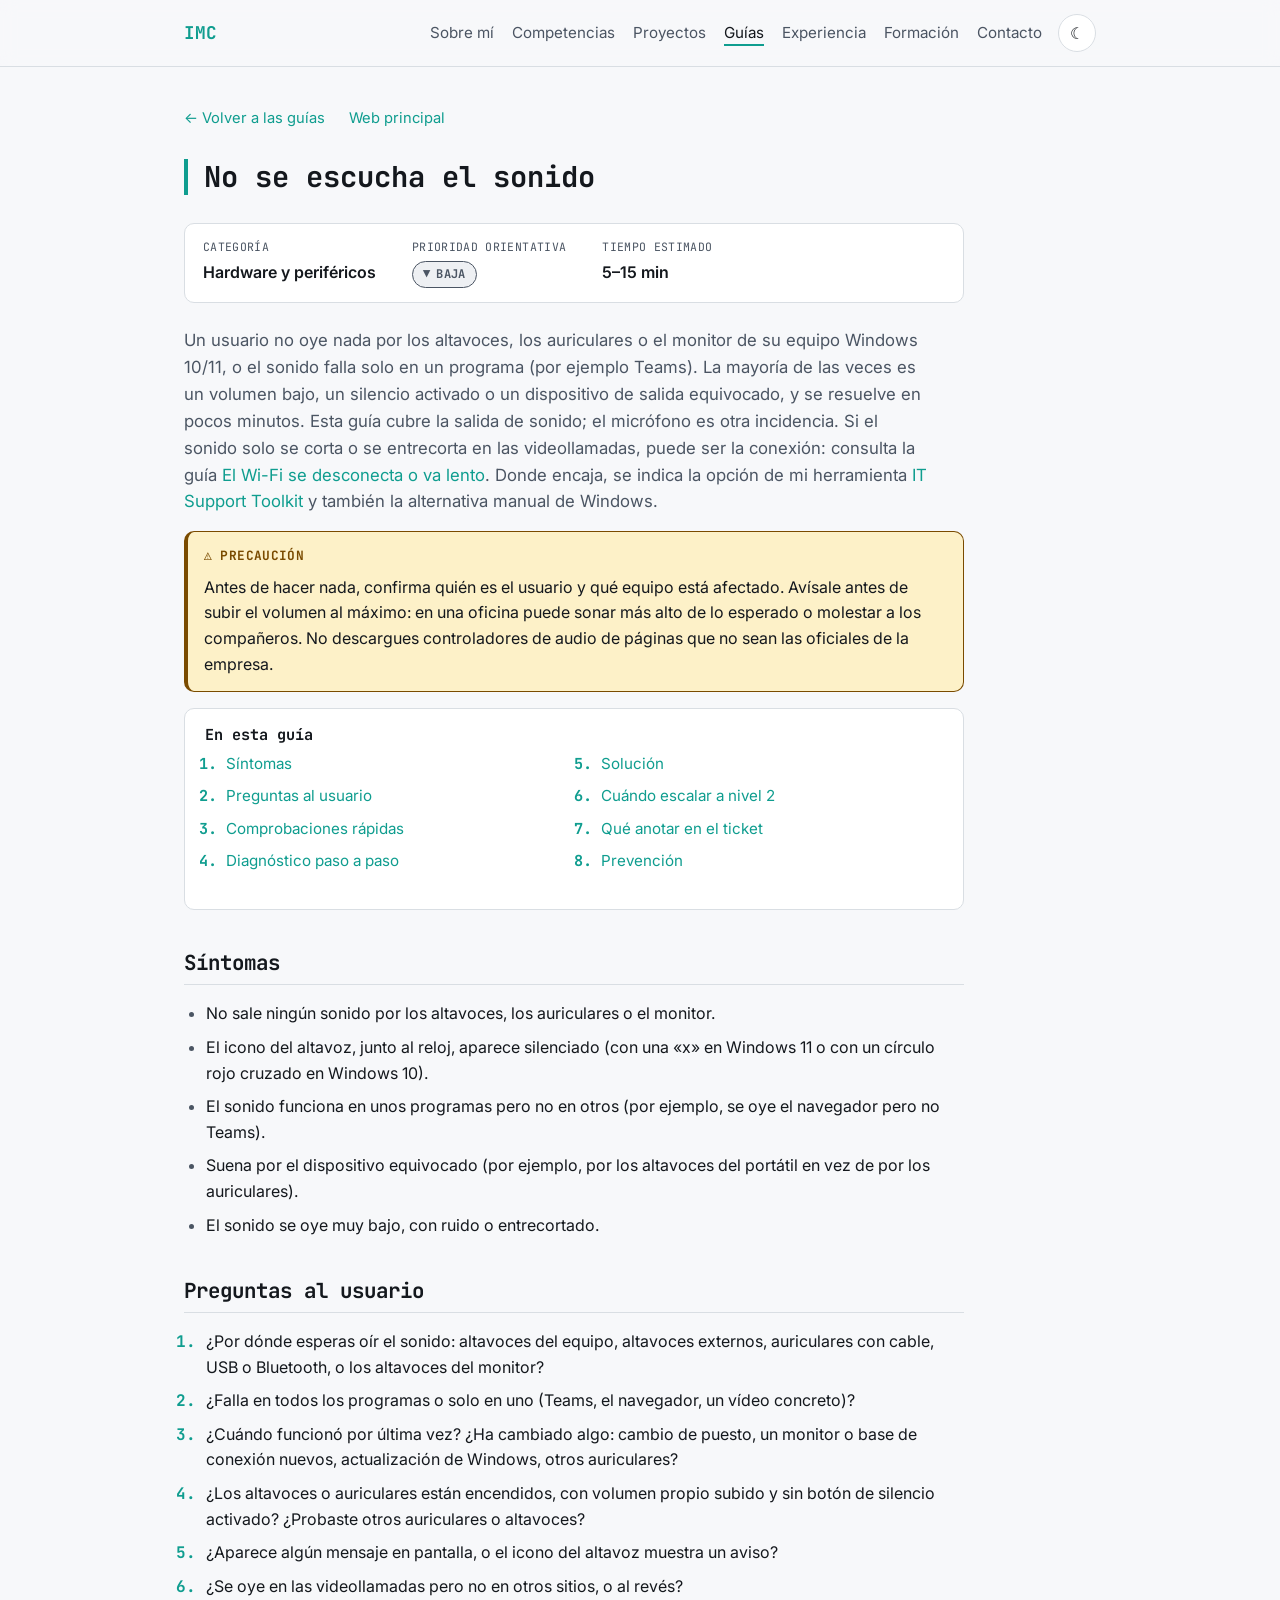
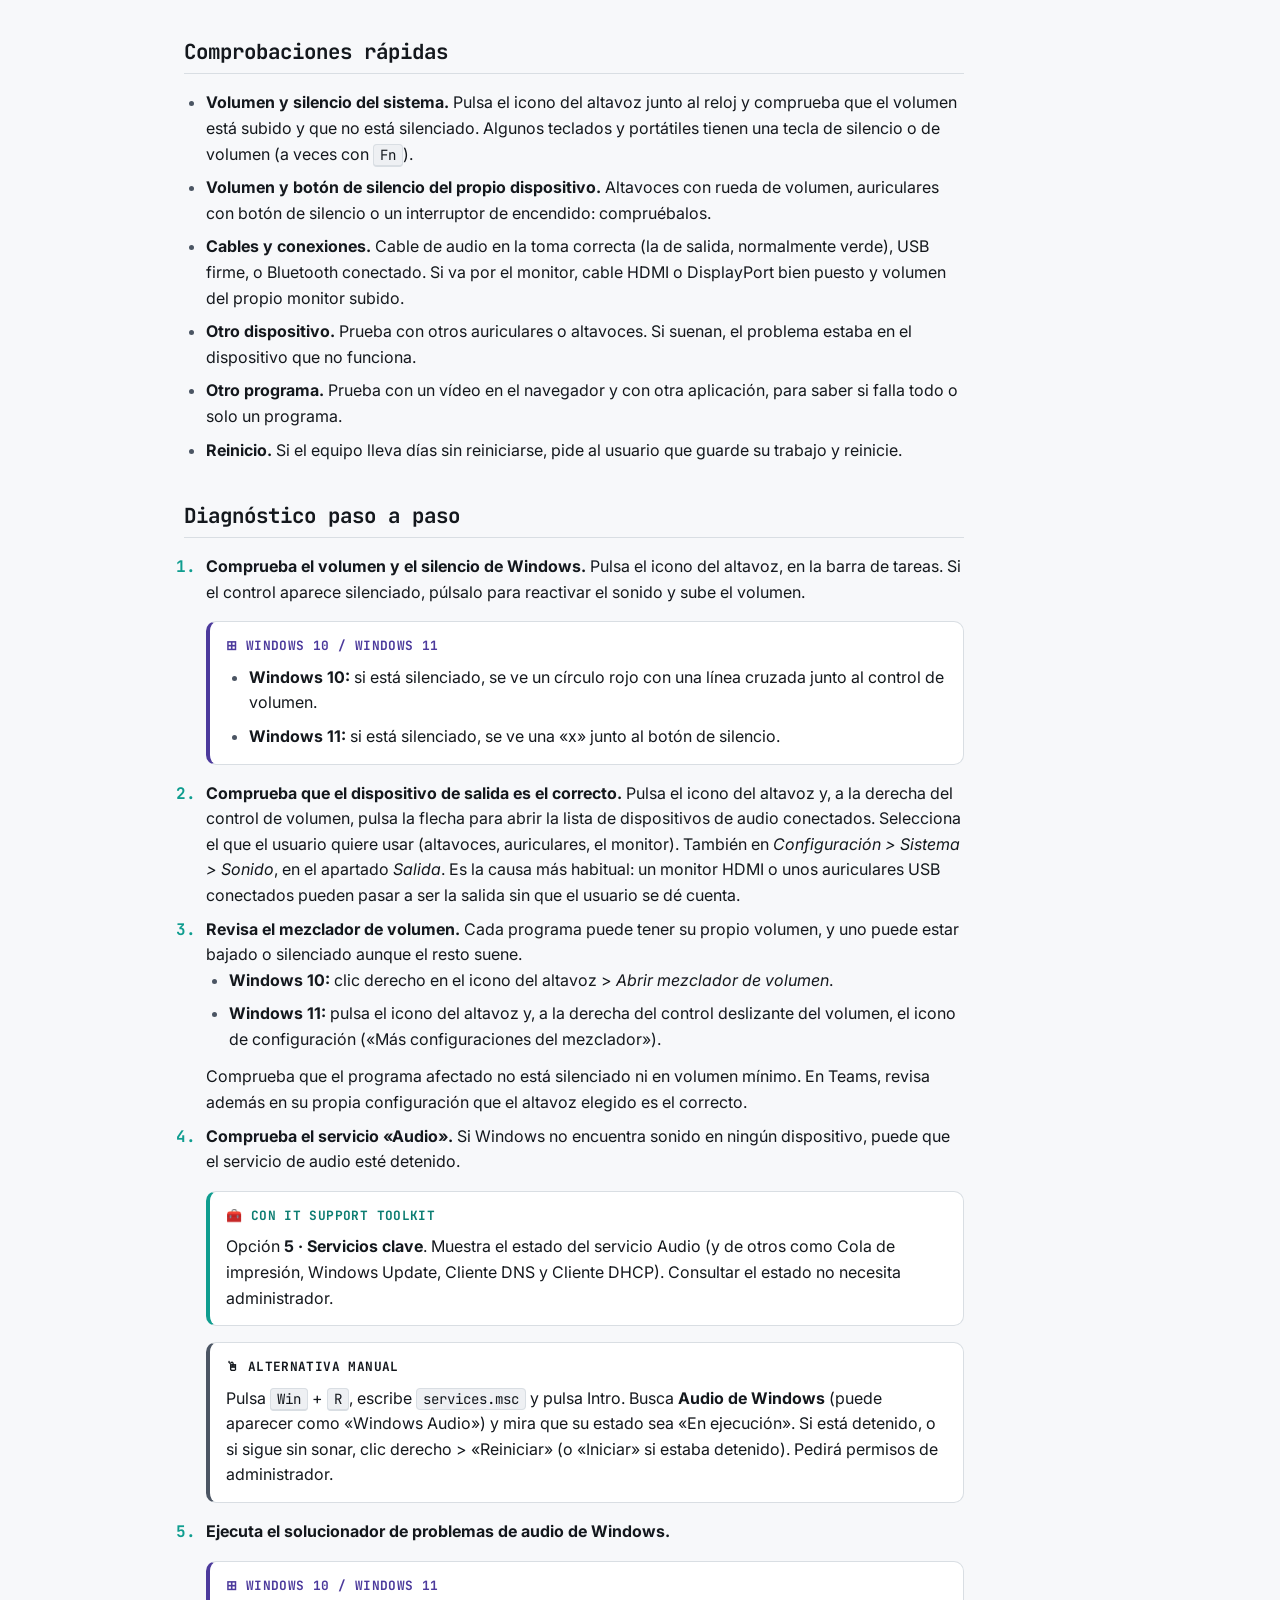
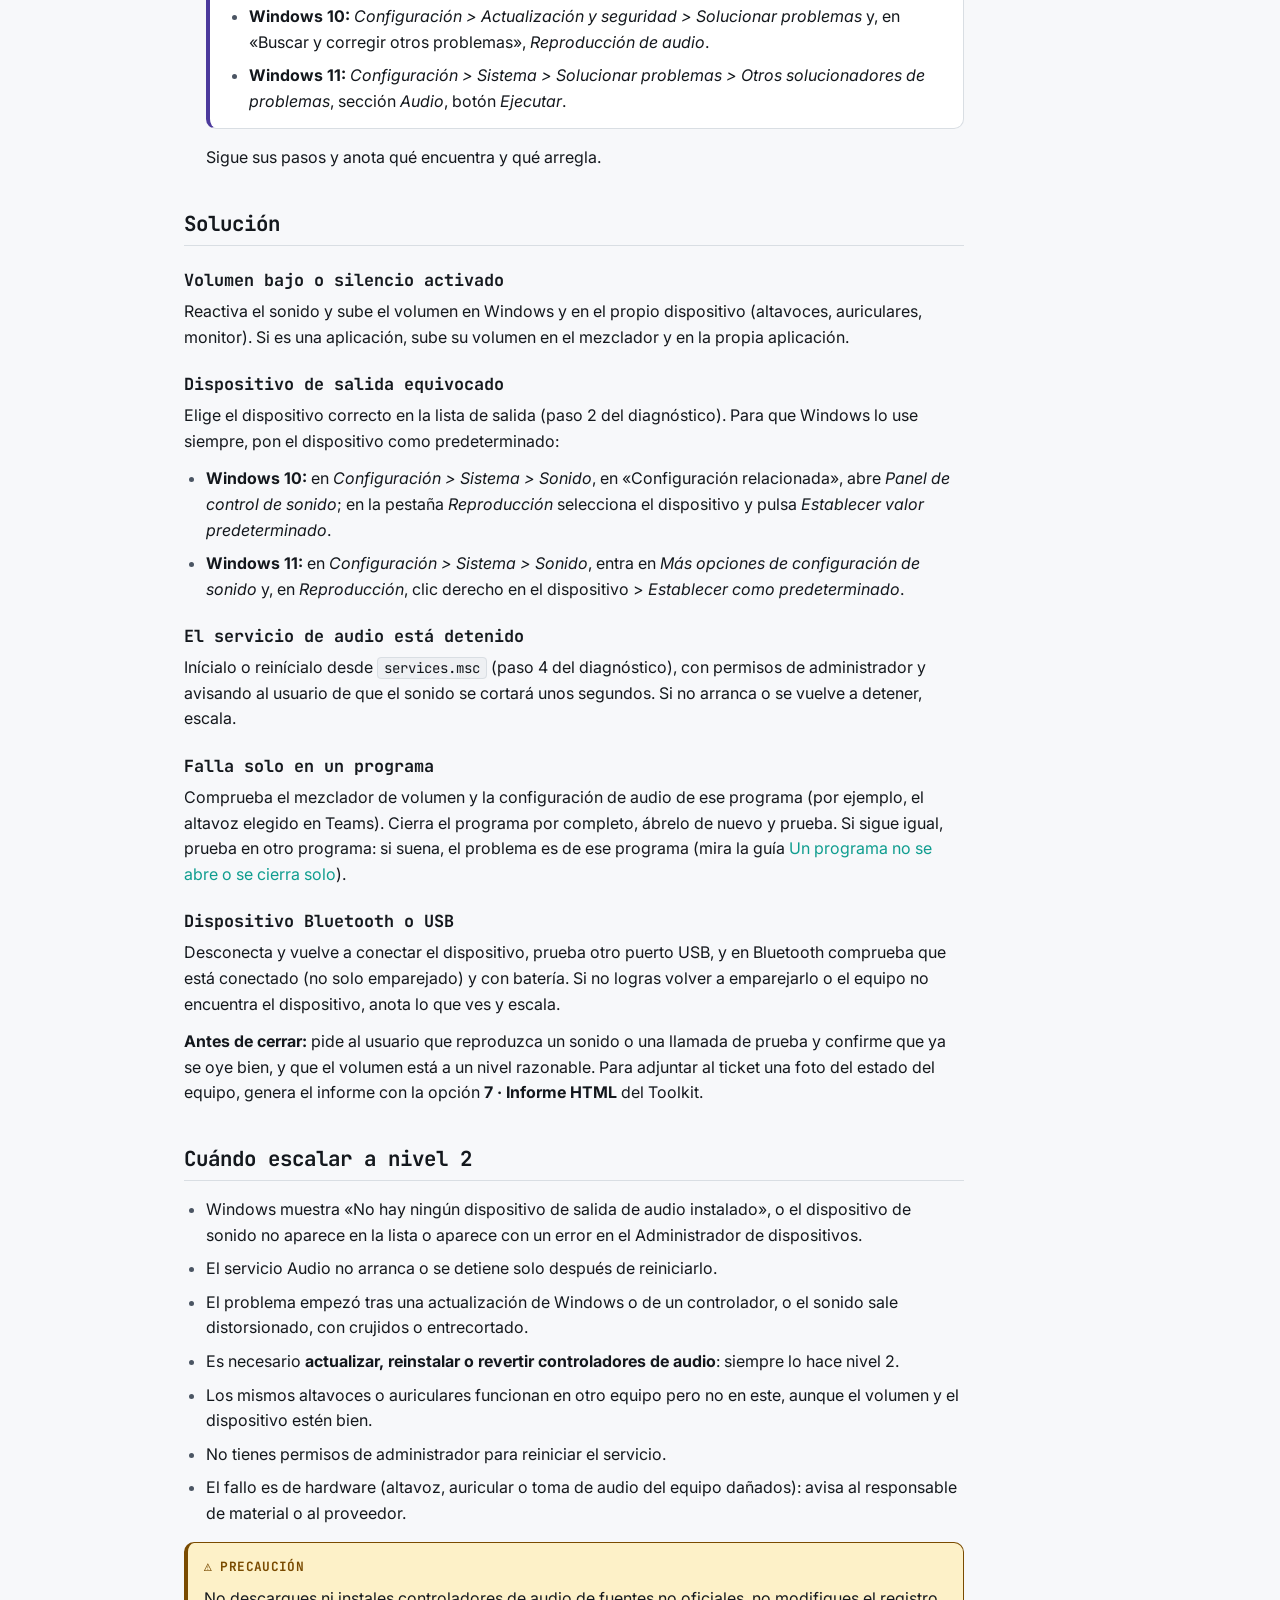
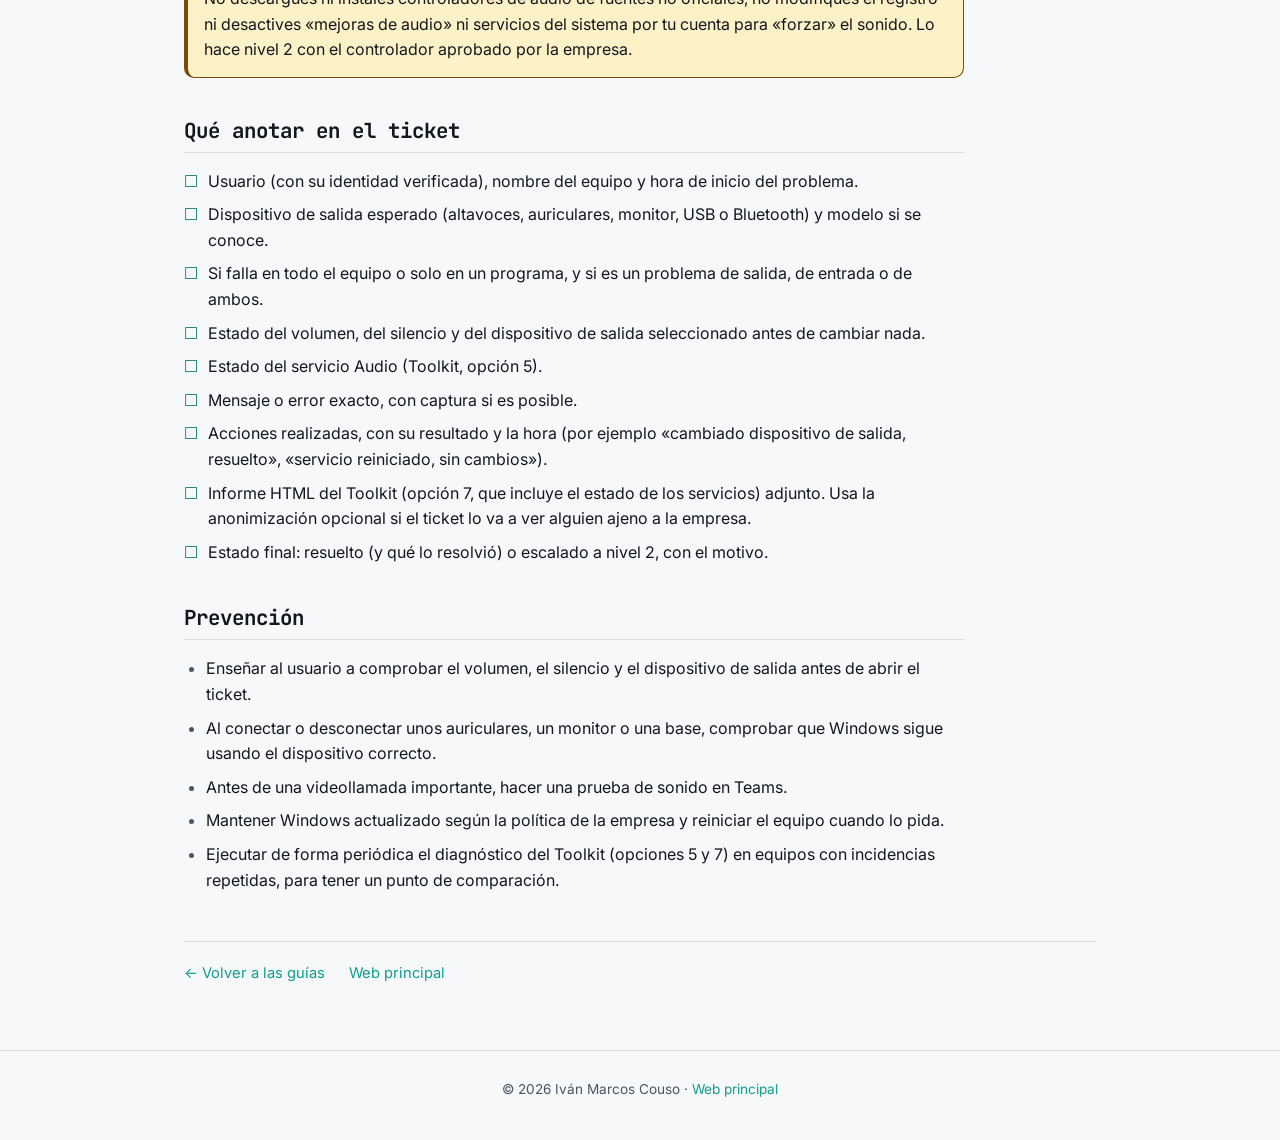
<file: guias/sin-sonido.html>
<!DOCTYPE html>
<html lang="es">
<head>
<meta charset="UTF-8">
<meta name="viewport" content="width=device-width, initial-scale=1.0">
<title>No se escucha el sonido · Guías de soporte IT N1</title>
<meta name="description" content="Guía de soporte IT N1: qué hacer cuando no se escucha el sonido en un equipo Windows 10/11. Dispositivo de salida, volumen y mezclador, silencio, servicio Audio, solucionador de problemas, cuándo escalar y qué anotar en el ticket.">
<meta name="author" content="Iván Marcos Couso">

<meta property="og:image" content="https://vantoxik.github.io/img/og-image.png">
<meta property="og:image:width" content="1200">
<meta property="og:image:height" content="630">
<meta property="og:image:alt" content="Iván Marcos Couso, Técnico de Soporte IT Junior | Sistemas y Redes. vantoxik.github.io">
<meta name="twitter:card" content="summary_large_image">

<link rel="canonical" href="https://vantoxik.github.io/guias/sin-sonido.html">

<link rel="preconnect" href="https://fonts.googleapis.com">
<link rel="preconnect" href="https://fonts.gstatic.com" crossorigin>
<link href="https://fonts.googleapis.com/css2?family=Inter:wght@400;500;600;700&family=JetBrains+Mono:wght@400;500;700&display=swap" rel="stylesheet">

<link rel="stylesheet" href="../css/styles.css">
</head>
<body>

<a class="skip-link" href="#contenido">Saltar al contenido principal</a>

<header class="site-header">
  <nav class="nav" aria-label="Navegación principal">
    <a href="../index.html#inicio" class="nav__brand">IMC</a>
    <ul class="nav__links">
      <li><a href="../index.html#sobre-mi">Sobre mí</a></li>
      <li><a href="../index.html#competencias">Competencias</a></li>
      <li><a href="../index.html#proyectos">Proyectos</a></li>
      <li><a href="index.html" aria-current="true">Guías</a></li>
      <li><a href="../index.html#experiencia">Experiencia</a></li>
      <li><a href="../index.html#formacion">Formación</a></li>
      <li><a href="../index.html#contacto">Contacto</a></li>
    </ul>
    <button id="theme-toggle" class="theme-toggle" type="button" aria-label="Cambiar a modo claro" aria-pressed="false">
      <span aria-hidden="true">☀</span>
    </button>
  </nav>
</header>

<main id="contenido">
  <div class="guide-page">
    <div class="container">

      <nav class="guide-nav" aria-label="Enlaces de la guía">
        <a href="index.html">← Volver a las guías</a>
        <a href="../index.html">Web principal</a>
      </nav>

      <article class="guide-body">
        <h1 class="section__title">No se escucha el sonido</h1>

        <dl class="guide-meta">
          <div>
            <dt>Categoría</dt>
            <dd>Hardware y periféricos</dd>
          </div>
          <div>
            <dt>Prioridad orientativa</dt>
            <dd><span class="priority priority--low">Baja</span></dd>
          </div>
          <div>
            <dt>Tiempo estimado</dt>
            <dd>5–15 min</dd>
          </div>
        </dl>

        <p class="guide-intro">
          Un usuario no oye nada por los altavoces, los auriculares o el monitor de su equipo Windows 10/11, o el
          sonido falla solo en un programa (por ejemplo Teams). La mayoría de las veces es un volumen bajo, un
          silencio activado o un dispositivo de salida equivocado, y se resuelve en pocos minutos. Esta guía cubre
          la salida de sonido; el micrófono es otra incidencia. Si el sonido solo se corta o se entrecorta en las
          videollamadas, puede ser la conexión: consulta la guía
          <a href="wifi-desconecta-lento.html">El Wi-Fi se desconecta o va lento</a>. Donde encaja, se indica la
          opción de mi herramienta
          <a href="https://github.com/VanToxiK/it-support-toolkit" target="_blank" rel="noopener noreferrer">IT Support Toolkit</a>
          y también la alternativa manual de Windows.
        </p>

        <div class="callout callout--warn">
          <div class="callout__label"><span aria-hidden="true">⚠</span> Precaución</div>
          <p>
            Antes de hacer nada, confirma quién es el usuario y qué equipo está afectado. Avísale antes de subir el
            volumen al máximo: en una oficina puede sonar más alto de lo esperado o molestar a los compañeros. No
            descargues controladores de audio de páginas que no sean las oficiales de la empresa.
          </p>
        </div>

        <nav class="guide-toc" aria-labelledby="toc-title">
          <h2 class="guide-toc__title" id="toc-title">En esta guía</h2>
          <ol>
            <li><a href="#sintomas">Síntomas</a></li>
            <li><a href="#preguntas">Preguntas al usuario</a></li>
            <li><a href="#comprobaciones">Comprobaciones rápidas</a></li>
            <li><a href="#diagnostico">Diagnóstico paso a paso</a></li>
            <li><a href="#solucion">Solución</a></li>
            <li><a href="#escalar">Cuándo escalar a nivel 2</a></li>
            <li><a href="#ticket">Qué anotar en el ticket</a></li>
            <li><a href="#prevencion">Prevención</a></li>
          </ol>
        </nav>

        <section class="guide-section" aria-labelledby="sintomas">
          <h2 id="sintomas">Síntomas</h2>
          <ul>
            <li>No sale ningún sonido por los altavoces, los auriculares o el monitor.</li>
            <li>El icono del altavoz, junto al reloj, aparece silenciado (con una «x» en Windows 11 o con un círculo rojo cruzado en Windows 10).</li>
            <li>El sonido funciona en unos programas pero no en otros (por ejemplo, se oye el navegador pero no Teams).</li>
            <li>Suena por el dispositivo equivocado (por ejemplo, por los altavoces del portátil en vez de por los auriculares).</li>
            <li>El sonido se oye muy bajo, con ruido o entrecortado.</li>
          </ul>
        </section>

        <section class="guide-section" aria-labelledby="preguntas">
          <h2 id="preguntas">Preguntas al usuario</h2>
          <ol>
            <li>¿Por dónde esperas oír el sonido: altavoces del equipo, altavoces externos, auriculares con cable, USB o Bluetooth, o los altavoces del monitor?</li>
            <li>¿Falla en todos los programas o solo en uno (Teams, el navegador, un vídeo concreto)?</li>
            <li>¿Cuándo funcionó por última vez? ¿Ha cambiado algo: cambio de puesto, un monitor o base de conexión nuevos, actualización de Windows, otros auriculares?</li>
            <li>¿Los altavoces o auriculares están encendidos, con volumen propio subido y sin botón de silencio activado? ¿Probaste otros auriculares o altavoces?</li>
            <li>¿Aparece algún mensaje en pantalla, o el icono del altavoz muestra un aviso?</li>
            <li>¿Se oye en las videollamadas pero no en otros sitios, o al revés?</li>
          </ol>
        </section>

        <section class="guide-section" aria-labelledby="comprobaciones">
          <h2 id="comprobaciones">Comprobaciones rápidas</h2>
          <ul>
            <li><strong>Volumen y silencio del sistema.</strong> Pulsa el icono del altavoz junto al reloj y comprueba que el volumen está subido y que no está silenciado. Algunos teclados y portátiles tienen una tecla de silencio o de volumen (a veces con <kbd>Fn</kbd>).</li>
            <li><strong>Volumen y botón de silencio del propio dispositivo.</strong> Altavoces con rueda de volumen, auriculares con botón de silencio o un interruptor de encendido: compruébalos.</li>
            <li><strong>Cables y conexiones.</strong> Cable de audio en la toma correcta (la de salida, normalmente verde), USB firme, o Bluetooth conectado. Si va por el monitor, cable HDMI o DisplayPort bien puesto y volumen del propio monitor subido.</li>
            <li><strong>Otro dispositivo.</strong> Prueba con otros auriculares o altavoces. Si suenan, el problema estaba en el dispositivo que no funciona.</li>
            <li><strong>Otro programa.</strong> Prueba con un vídeo en el navegador y con otra aplicación, para saber si falla todo o solo un programa.</li>
            <li><strong>Reinicio.</strong> Si el equipo lleva días sin reiniciarse, pide al usuario que guarde su trabajo y reinicie.</li>
          </ul>
        </section>

        <section class="guide-section" aria-labelledby="diagnostico">
          <h2 id="diagnostico">Diagnóstico paso a paso</h2>
          <ol>
            <li>
              <strong>Comprueba el volumen y el silencio de Windows.</strong> Pulsa el icono del altavoz, en la
              barra de tareas. Si el control aparece silenciado, púlsalo para reactivar el sonido y sube el volumen.
              <div class="callout callout--win">
                <div class="callout__label"><span aria-hidden="true">⊞</span> Windows 10 / Windows 11</div>
                <ul>
                  <li><strong>Windows 10:</strong> si está silenciado, se ve un círculo rojo con una línea cruzada junto al control de volumen.</li>
                  <li><strong>Windows 11:</strong> si está silenciado, se ve una «x» junto al botón de silencio.</li>
                </ul>
              </div>
            </li>
            <li>
              <strong>Comprueba que el dispositivo de salida es el correcto.</strong> Pulsa el icono del altavoz y,
              a la derecha del control de volumen, pulsa la flecha para abrir la lista de dispositivos de audio
              conectados. Selecciona el que el usuario quiere usar (altavoces, auriculares, el monitor). También en
              <em>Configuración &gt; Sistema &gt; Sonido</em>, en el apartado <em>Salida</em>. Es la causa más
              habitual: un monitor HDMI o unos auriculares USB conectados pueden pasar a ser la salida sin que el
              usuario se dé cuenta.
            </li>
            <li>
              <strong>Revisa el mezclador de volumen.</strong> Cada programa puede tener su propio volumen, y uno
              puede estar bajado o silenciado aunque el resto suene.
              <ul>
                <li><strong>Windows 10:</strong> clic derecho en el icono del altavoz &gt; <em>Abrir mezclador de volumen</em>.</li>
                <li><strong>Windows 11:</strong> pulsa el icono del altavoz y, a la derecha del control deslizante del volumen, el icono de configuración («Más configuraciones del mezclador»).</li>
              </ul>
              Comprueba que el programa afectado no está silenciado ni en volumen mínimo. En Teams, revisa además en
              su propia configuración que el altavoz elegido es el correcto.
            </li>
            <li>
              <strong>Comprueba el servicio «Audio».</strong> Si Windows no encuentra sonido en ningún dispositivo,
              puede que el servicio de audio esté detenido.
              <div class="callout callout--tool">
                <div class="callout__label"><span aria-hidden="true">🧰</span> Con IT Support Toolkit</div>
                <p>
                  Opción <strong>5 · Servicios clave</strong>. Muestra el estado del servicio Audio (y de otros como
                  Cola de impresión, Windows Update, Cliente DNS y Cliente DHCP). Consultar el estado no necesita
                  administrador.
                </p>
              </div>
              <div class="callout callout--manual">
                <div class="callout__label"><span aria-hidden="true">🖱</span> Alternativa manual</div>
                <p>
                  Pulsa <kbd>Win</kbd> + <kbd>R</kbd>, escribe <code>services.msc</code> y pulsa Intro. Busca
                  <strong>Audio de Windows</strong> (puede aparecer como «Windows Audio») y mira que su estado sea
                  «En ejecución». Si está detenido, o si sigue sin sonar, clic derecho &gt; «Reiniciar» (o «Iniciar»
                  si estaba detenido). Pedirá permisos de administrador.
                </p>
              </div>
            </li>
            <li>
              <strong>Ejecuta el solucionador de problemas de audio de Windows.</strong>
              <div class="callout callout--win">
                <div class="callout__label"><span aria-hidden="true">⊞</span> Windows 10 / Windows 11</div>
                <ul>
                  <li><strong>Windows 10:</strong> <em>Configuración &gt; Actualización y seguridad &gt; Solucionar problemas</em> y, en «Buscar y corregir otros problemas», <em>Reproducción de audio</em>.</li>
                  <li><strong>Windows 11:</strong> <em>Configuración &gt; Sistema &gt; Solucionar problemas &gt; Otros solucionadores de problemas</em>, sección <em>Audio</em>, botón <em>Ejecutar</em>.</li>
                </ul>
              </div>
              <p>Sigue sus pasos y anota qué encuentra y qué arregla.</p>
            </li>
          </ol>
        </section>

        <section class="guide-section" aria-labelledby="solucion">
          <h2 id="solucion">Solución</h2>

          <h3>Volumen bajo o silencio activado</h3>
          <p>Reactiva el sonido y sube el volumen en Windows y en el propio dispositivo (altavoces, auriculares, monitor). Si es una aplicación, sube su volumen en el mezclador y en la propia aplicación.</p>

          <h3>Dispositivo de salida equivocado</h3>
          <p>Elige el dispositivo correcto en la lista de salida (paso 2 del diagnóstico). Para que Windows lo use siempre, pon el dispositivo como predeterminado:</p>
          <ul>
            <li><strong>Windows 10:</strong> en <em>Configuración &gt; Sistema &gt; Sonido</em>, en «Configuración relacionada», abre <em>Panel de control de sonido</em>; en la pestaña <em>Reproducción</em> selecciona el dispositivo y pulsa <em>Establecer valor predeterminado</em>.</li>
            <li><strong>Windows 11:</strong> en <em>Configuración &gt; Sistema &gt; Sonido</em>, entra en <em>Más opciones de configuración de sonido</em> y, en <em>Reproducción</em>, clic derecho en el dispositivo &gt; <em>Establecer como predeterminado</em>.</li>
          </ul>

          <h3>El servicio de audio está detenido</h3>
          <p>Inícialo o reinícialo desde <code>services.msc</code> (paso 4 del diagnóstico), con permisos de administrador y avisando al usuario de que el sonido se cortará unos segundos. Si no arranca o se vuelve a detener, escala.</p>

          <h3>Falla solo en un programa</h3>
          <p>Comprueba el mezclador de volumen y la configuración de audio de ese programa (por ejemplo, el altavoz elegido en Teams). Cierra el programa por completo, ábrelo de nuevo y prueba. Si sigue igual, prueba en otro programa: si suena, el problema es de ese programa (mira la guía <a href="programa-se-cierra.html">Un programa no se abre o se cierra solo</a>).</p>

          <h3>Dispositivo Bluetooth o USB</h3>
          <p>Desconecta y vuelve a conectar el dispositivo, prueba otro puerto USB, y en Bluetooth comprueba que está conectado (no solo emparejado) y con batería. Si no logras volver a emparejarlo o el equipo no encuentra el dispositivo, anota lo que ves y escala.</p>

          <p>
            <strong>Antes de cerrar:</strong> pide al usuario que reproduzca un sonido o una llamada de prueba y confirme que
            ya se oye bien, y que el volumen está a un nivel razonable. Para adjuntar al ticket una foto del estado
            del equipo, genera el informe con la opción <strong>7 · Informe HTML</strong> del Toolkit.
          </p>
        </section>

        <section class="guide-section" aria-labelledby="escalar">
          <h2 id="escalar">Cuándo escalar a nivel 2</h2>
          <ul>
            <li>Windows muestra «No hay ningún dispositivo de salida de audio instalado», o el dispositivo de sonido no aparece en la lista o aparece con un error en el Administrador de dispositivos.</li>
            <li>El servicio Audio no arranca o se detiene solo después de reiniciarlo.</li>
            <li>El problema empezó tras una actualización de Windows o de un controlador, o el sonido sale distorsionado, con crujidos o entrecortado.</li>
            <li>Es necesario <strong>actualizar, reinstalar o revertir controladores de audio</strong>: siempre lo hace nivel 2.</li>
            <li>Los mismos altavoces o auriculares funcionan en otro equipo pero no en este, aunque el volumen y el dispositivo estén bien.</li>
            <li>No tienes permisos de administrador para reiniciar el servicio.</li>
            <li>El fallo es de hardware (altavoz, auricular o toma de audio del equipo dañados): avisa al responsable de material o al proveedor.</li>
          </ul>
          <div class="callout callout--warn">
            <div class="callout__label"><span aria-hidden="true">⚠</span> Precaución</div>
            <p>
              No descargues ni instales controladores de audio de fuentes no oficiales, no modifiques el registro ni
              desactives «mejoras de audio» ni servicios del sistema por tu cuenta para «forzar» el sonido. Lo hace
              nivel 2 con el controlador aprobado por la empresa.
            </p>
          </div>
        </section>

        <section class="guide-section" aria-labelledby="ticket">
          <h2 id="ticket">Qué anotar en el ticket</h2>
          <ul class="checklist">
            <li>Usuario (con su identidad verificada), nombre del equipo y hora de inicio del problema.</li>
            <li>Dispositivo de salida esperado (altavoces, auriculares, monitor, USB o Bluetooth) y modelo si se conoce.</li>
            <li>Si falla en todo el equipo o solo en un programa, y si es un problema de salida, de entrada o de ambos.</li>
            <li>Estado del volumen, del silencio y del dispositivo de salida seleccionado antes de cambiar nada.</li>
            <li>Estado del servicio Audio (Toolkit, opción 5).</li>
            <li>Mensaje o error exacto, con captura si es posible.</li>
            <li>Acciones realizadas, con su resultado y la hora (por ejemplo «cambiado dispositivo de salida, resuelto», «servicio reiniciado, sin cambios»).</li>
            <li>Informe HTML del Toolkit (opción 7, que incluye el estado de los servicios) adjunto. Usa la anonimización opcional si el ticket lo va a ver alguien ajeno a la empresa.</li>
            <li>Estado final: resuelto (y qué lo resolvió) o escalado a nivel 2, con el motivo.</li>
          </ul>
        </section>

        <section class="guide-section" aria-labelledby="prevencion">
          <h2 id="prevencion">Prevención</h2>
          <ul>
            <li>Enseñar al usuario a comprobar el volumen, el silencio y el dispositivo de salida antes de abrir el ticket.</li>
            <li>Al conectar o desconectar unos auriculares, un monitor o una base, comprobar que Windows sigue usando el dispositivo correcto.</li>
            <li>Antes de una videollamada importante, hacer una prueba de sonido en Teams.</li>
            <li>Mantener Windows actualizado según la política de la empresa y reiniciar el equipo cuando lo pida.</li>
            <li>Ejecutar de forma periódica el diagnóstico del Toolkit (opciones 5 y 7) en equipos con incidencias repetidas, para tener un punto de comparación.</li>
          </ul>
        </section>
      </article>

      <nav class="guide-nav guide-nav--bottom" aria-label="Enlaces al final de la guía">
        <a href="index.html">← Volver a las guías</a>
        <a href="../index.html">Web principal</a>
      </nav>

    </div>
  </div>
</main>

<footer class="site-footer">
  <div class="container">
    <p>&copy; 2026 Iván Marcos Couso · <a href="../index.html">Web principal</a></p>
  </div>
</footer>

<script src="../js/main.js"></script>
</body>
</html>
</file>
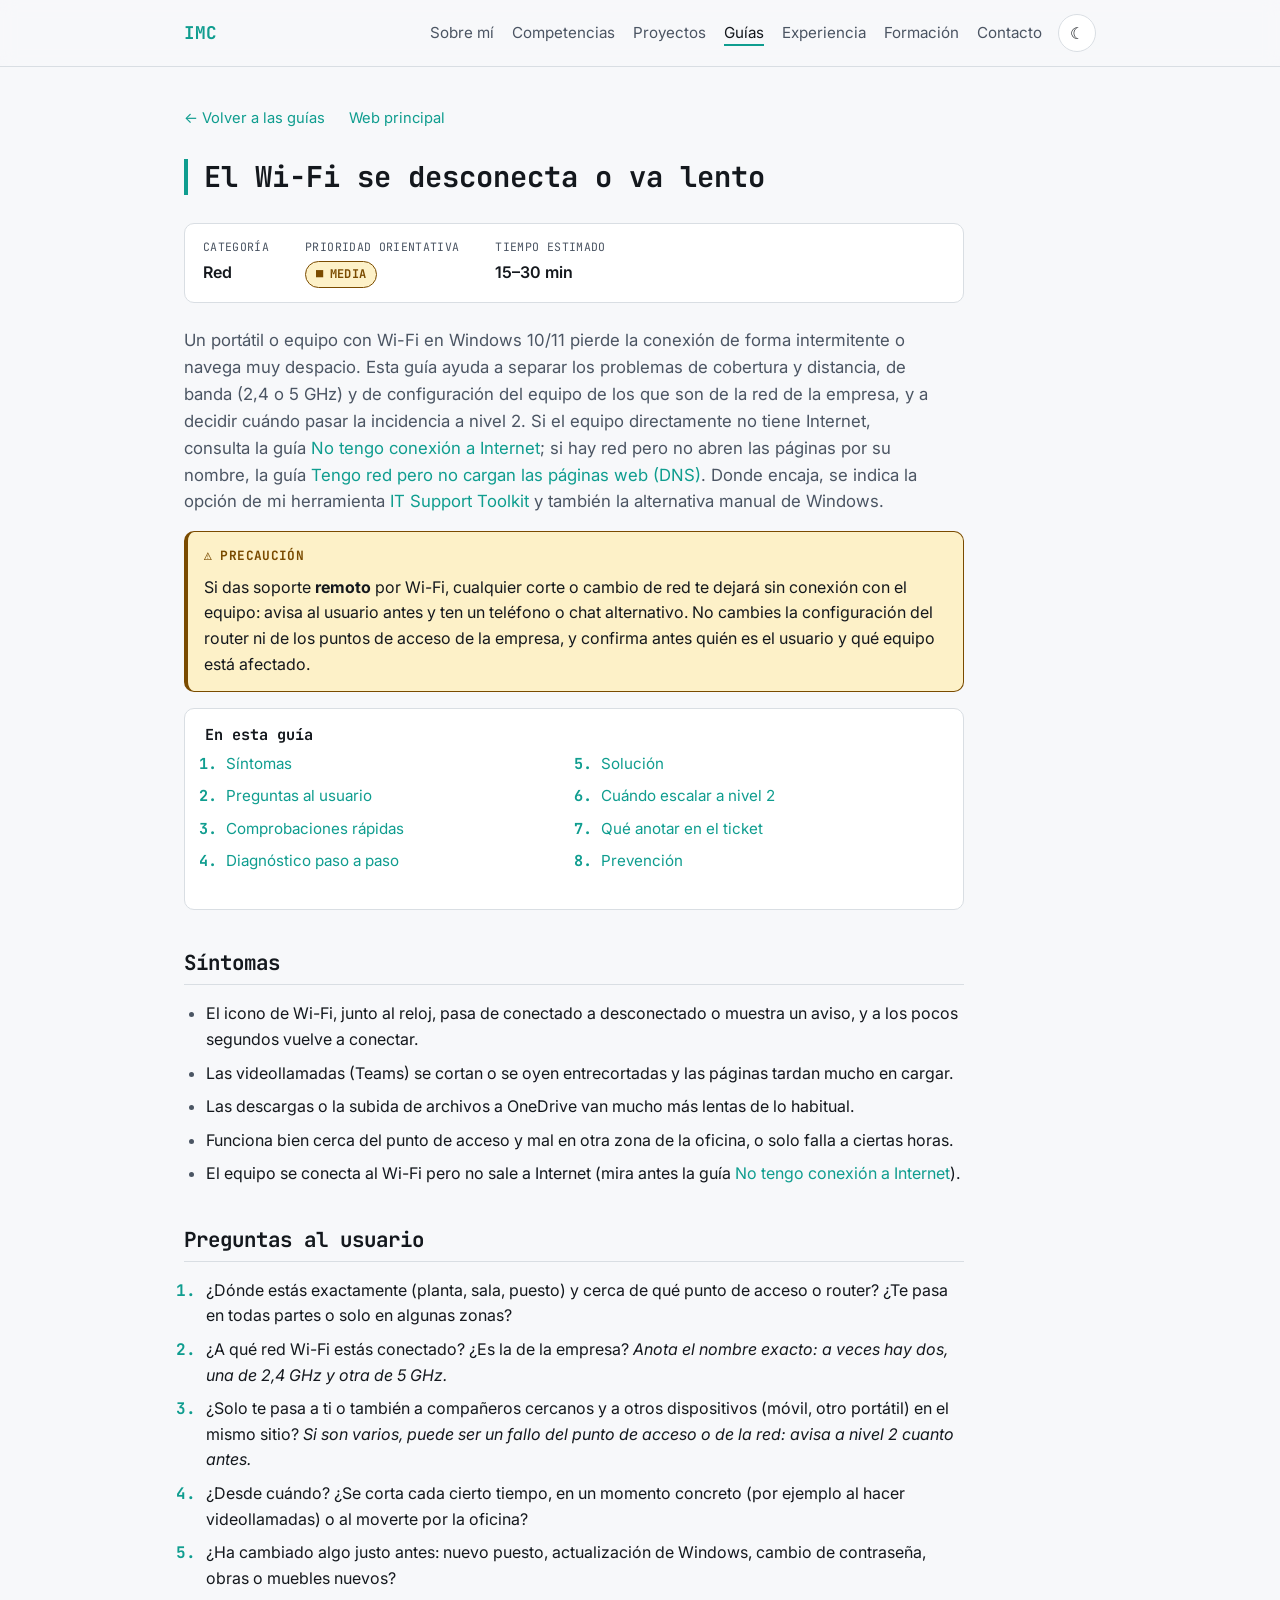
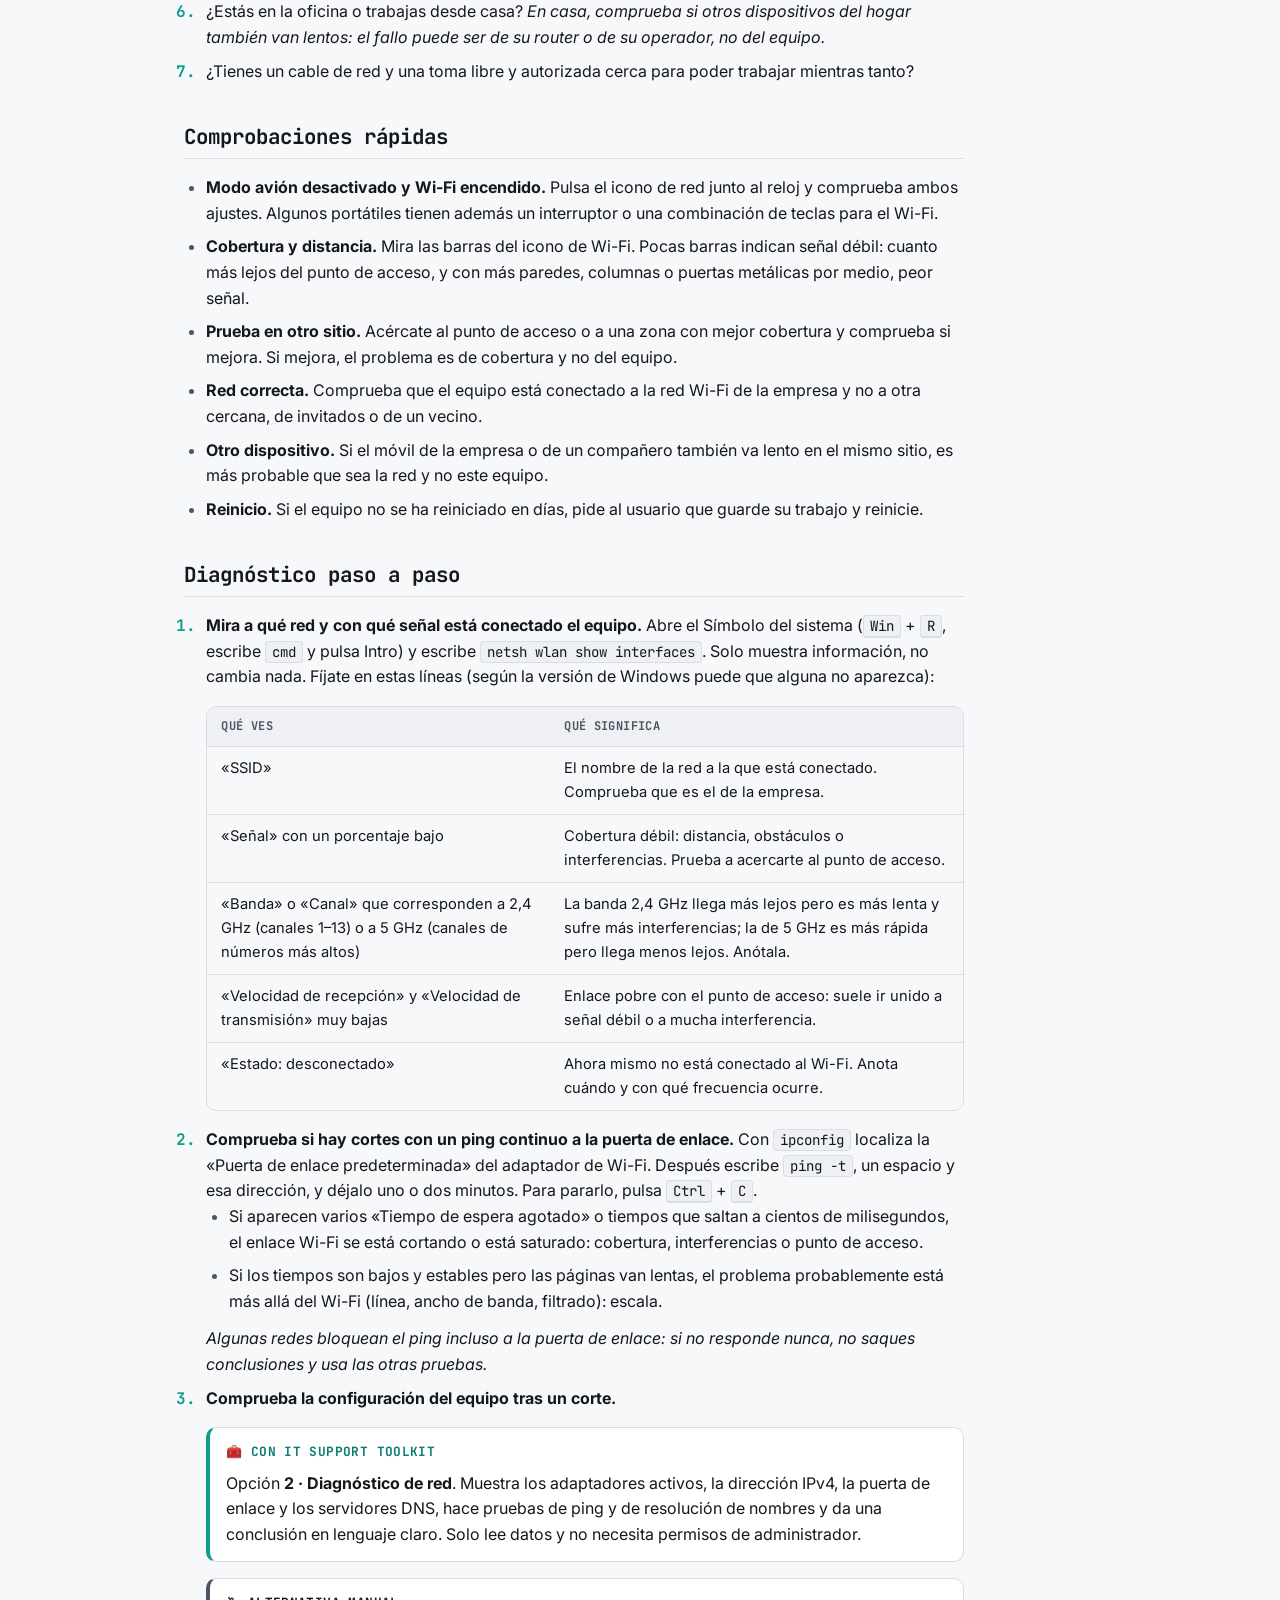
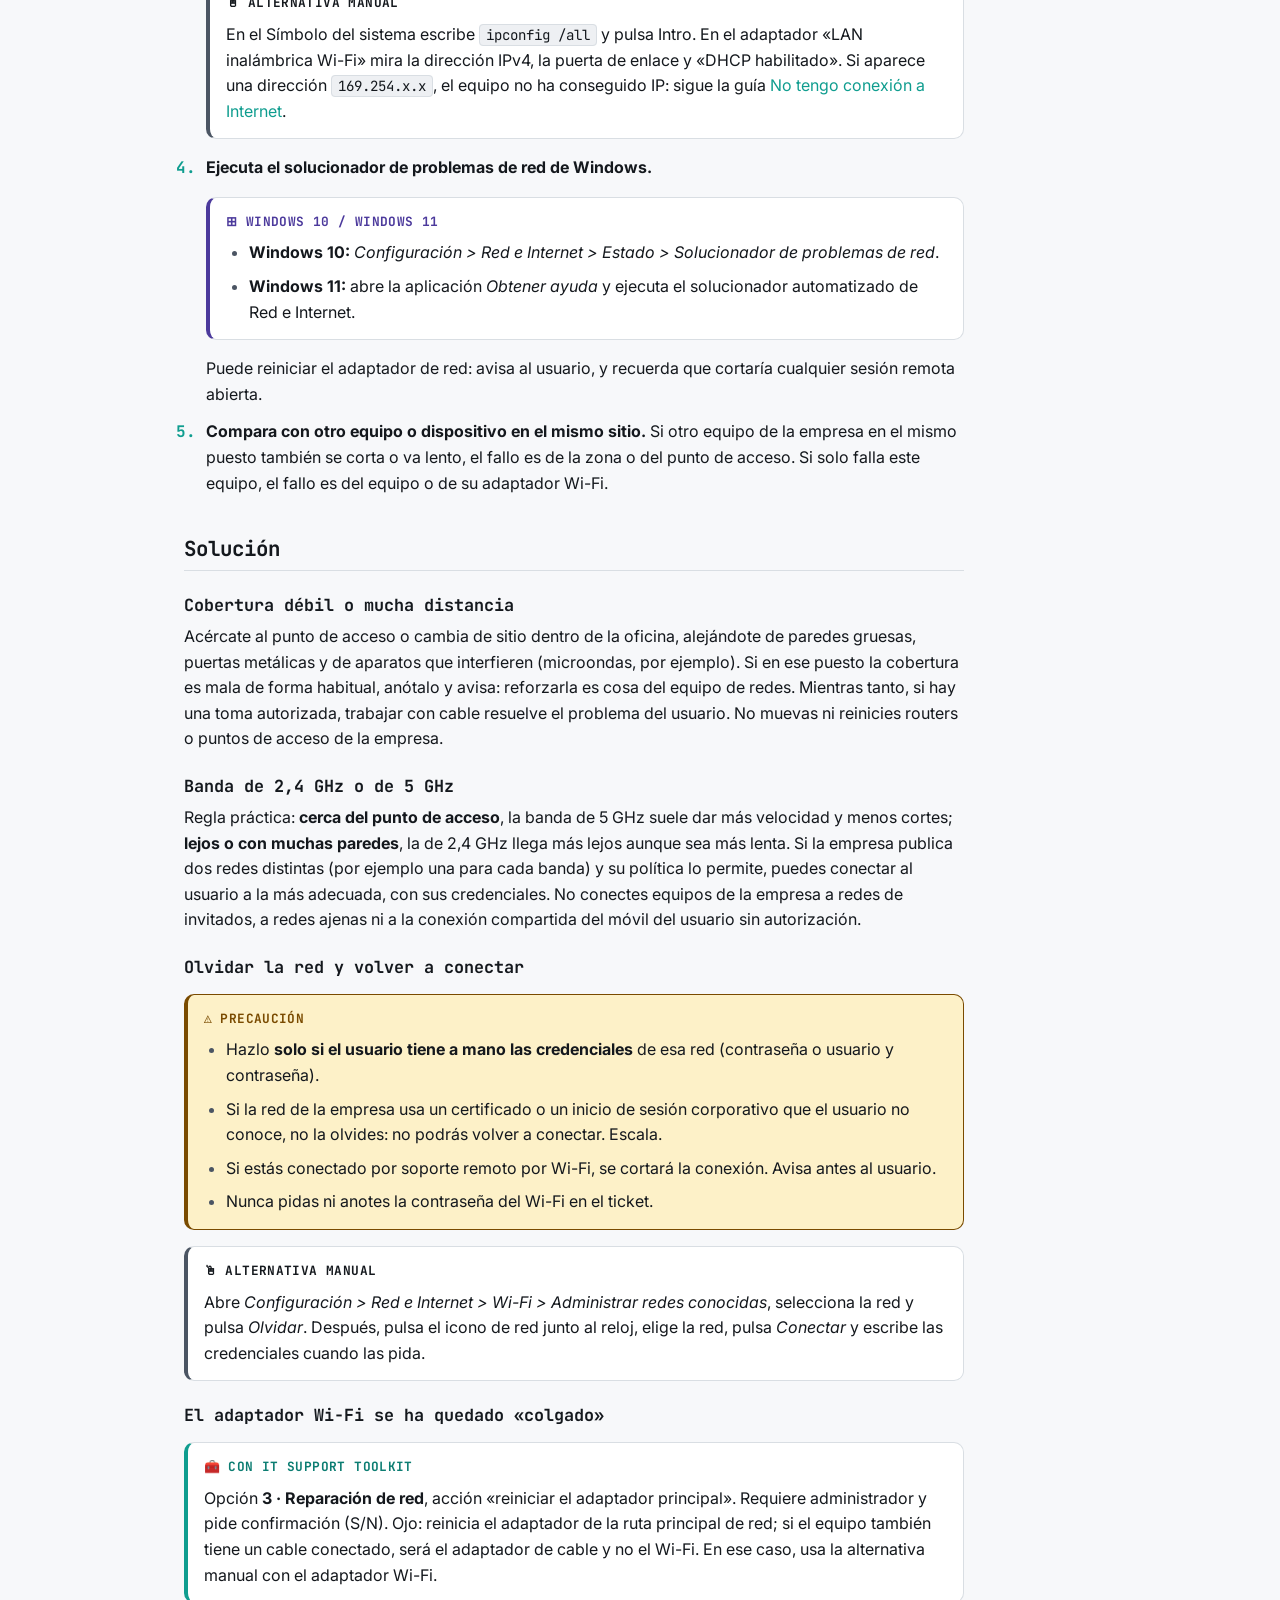
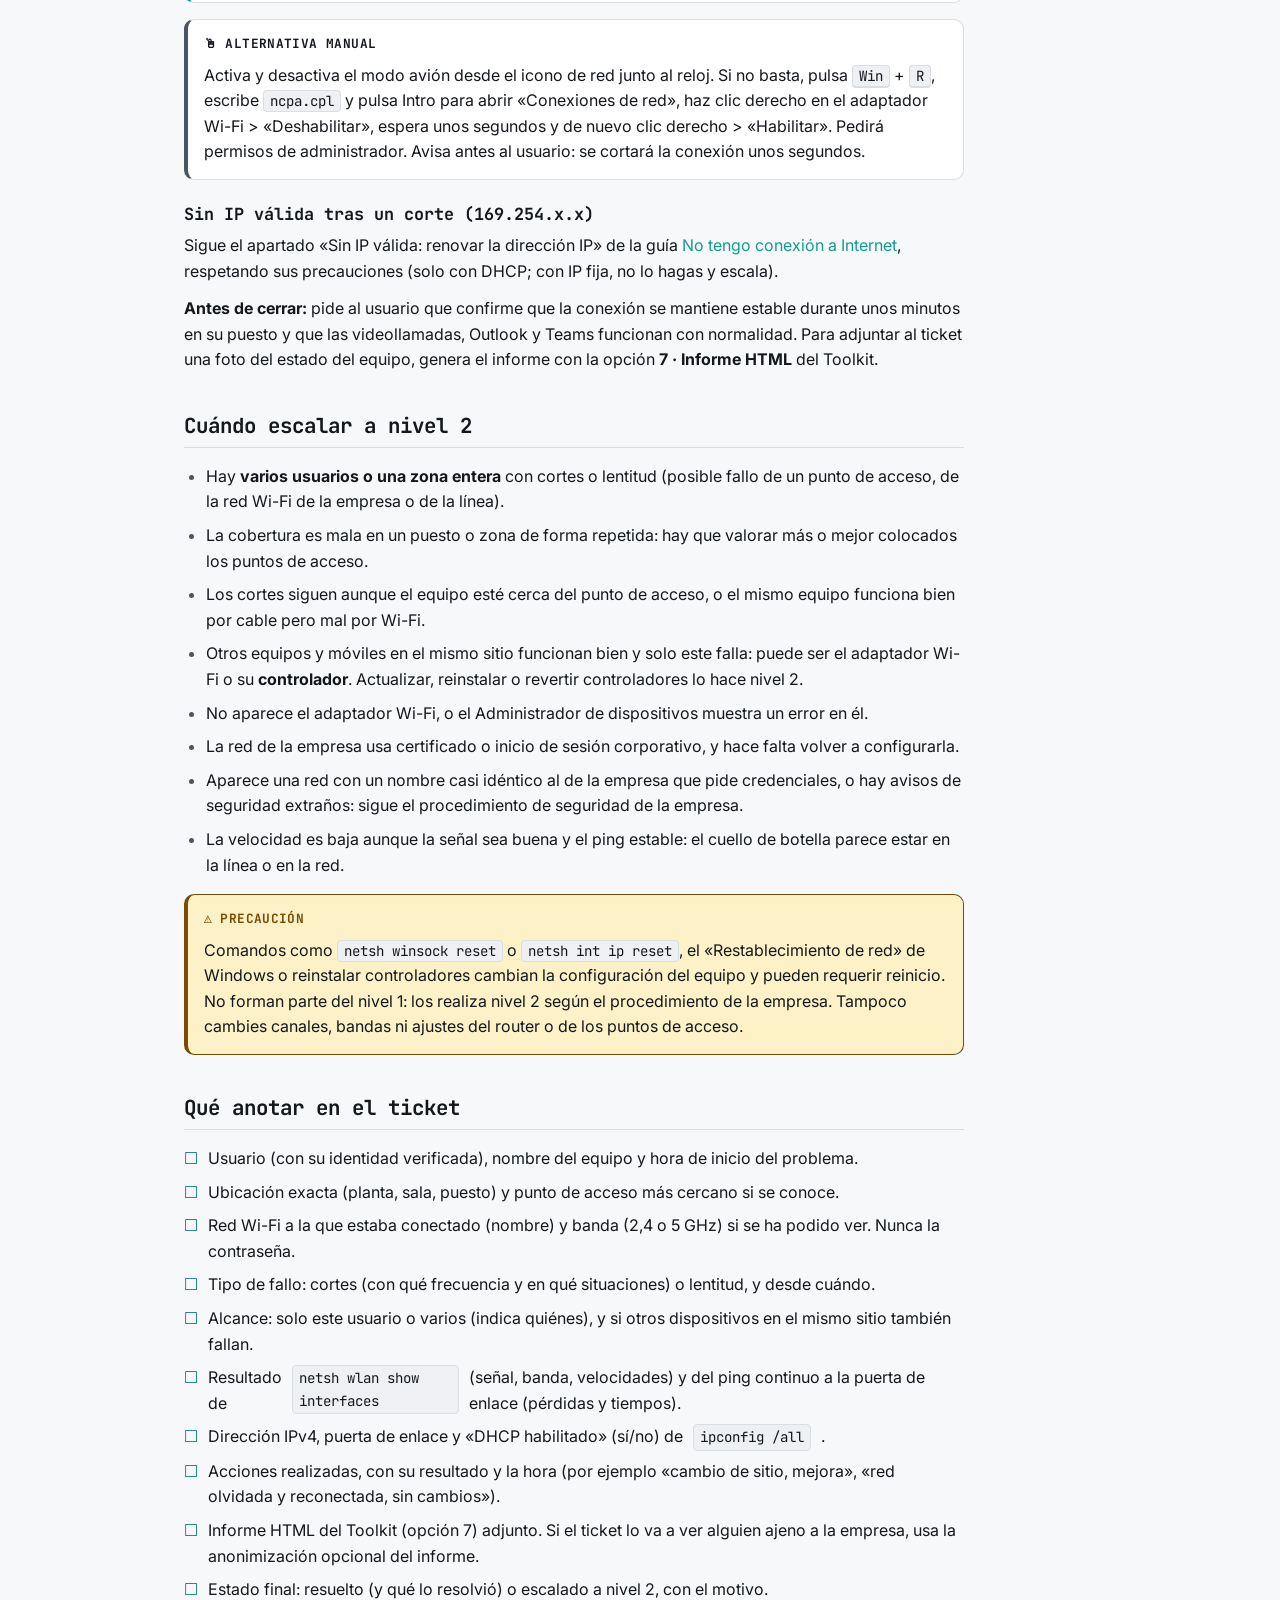
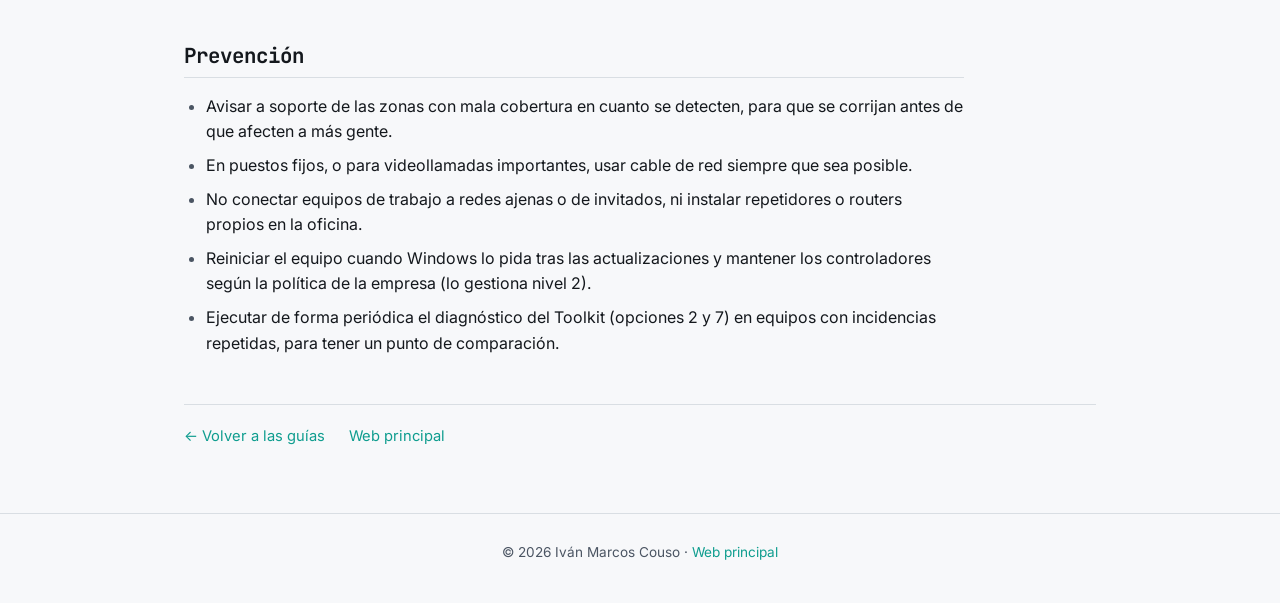
<file: guias/wifi-desconecta-lento.html>
<!DOCTYPE html>
<html lang="es">
<head>
<meta charset="UTF-8">
<meta name="viewport" content="width=device-width, initial-scale=1.0">
<title>El Wi-Fi se desconecta o va lento · Guías de soporte IT N1</title>
<meta name="description" content="Guía de soporte IT N1: qué hacer cuando el Wi-Fi de un equipo Windows 10/11 se corta o va lento. Cobertura y distancia, bandas de 2,4 y 5 GHz, olvidar la red y volver a conectar, cuándo escalar y qué anotar en el ticket.">
<meta name="author" content="Iván Marcos Couso">

<meta property="og:image" content="https://vantoxik.github.io/img/og-image.png">
<meta property="og:image:width" content="1200">
<meta property="og:image:height" content="630">
<meta property="og:image:alt" content="Iván Marcos Couso, Técnico de Soporte IT Junior | Sistemas y Redes. vantoxik.github.io">
<meta name="twitter:card" content="summary_large_image">

<link rel="canonical" href="https://vantoxik.github.io/guias/wifi-desconecta-lento.html">

<link rel="preconnect" href="https://fonts.googleapis.com">
<link rel="preconnect" href="https://fonts.gstatic.com" crossorigin>
<link href="https://fonts.googleapis.com/css2?family=Inter:wght@400;500;600;700&family=JetBrains+Mono:wght@400;500;700&display=swap" rel="stylesheet">

<link rel="stylesheet" href="../css/styles.css">
</head>
<body>

<a class="skip-link" href="#contenido">Saltar al contenido principal</a>

<header class="site-header">
  <nav class="nav" aria-label="Navegación principal">
    <a href="../index.html#inicio" class="nav__brand">IMC</a>
    <ul class="nav__links">
      <li><a href="../index.html#sobre-mi">Sobre mí</a></li>
      <li><a href="../index.html#competencias">Competencias</a></li>
      <li><a href="../index.html#proyectos">Proyectos</a></li>
      <li><a href="index.html" aria-current="true">Guías</a></li>
      <li><a href="../index.html#experiencia">Experiencia</a></li>
      <li><a href="../index.html#formacion">Formación</a></li>
      <li><a href="../index.html#contacto">Contacto</a></li>
    </ul>
    <button id="theme-toggle" class="theme-toggle" type="button" aria-label="Cambiar a modo claro" aria-pressed="false">
      <span aria-hidden="true">☀</span>
    </button>
  </nav>
</header>

<main id="contenido">
  <div class="guide-page">
    <div class="container">

      <nav class="guide-nav" aria-label="Enlaces de la guía">
        <a href="index.html">← Volver a las guías</a>
        <a href="../index.html">Web principal</a>
      </nav>

      <article class="guide-body">
        <h1 class="section__title">El Wi-Fi se desconecta o va lento</h1>

        <dl class="guide-meta">
          <div>
            <dt>Categoría</dt>
            <dd>Red</dd>
          </div>
          <div>
            <dt>Prioridad orientativa</dt>
            <dd><span class="priority priority--medium">Media</span></dd>
          </div>
          <div>
            <dt>Tiempo estimado</dt>
            <dd>15–30 min</dd>
          </div>
        </dl>

        <p class="guide-intro">
          Un portátil o equipo con Wi-Fi en Windows 10/11 pierde la conexión de forma intermitente o navega muy
          despacio. Esta guía ayuda a separar los problemas de cobertura y distancia, de banda (2,4 o 5 GHz) y de
          configuración del equipo de los que son de la red de la empresa, y a decidir cuándo pasar la incidencia a
          nivel 2. Si el equipo directamente no tiene Internet, consulta la guía
          <a href="sin-internet.html">No tengo conexión a Internet</a>; si hay red pero no abren las páginas por su
          nombre, la guía <a href="dns-no-cargan-paginas.html">Tengo red pero no cargan las páginas web (DNS)</a>.
          Donde encaja, se indica la opción de mi herramienta
          <a href="https://github.com/VanToxiK/it-support-toolkit" target="_blank" rel="noopener noreferrer">IT Support Toolkit</a>
          y también la alternativa manual de Windows.
        </p>

        <div class="callout callout--warn">
          <div class="callout__label"><span aria-hidden="true">⚠</span> Precaución</div>
          <p>
            Si das soporte <strong>remoto</strong> por Wi-Fi, cualquier corte o cambio de red te dejará sin conexión
            con el equipo: avisa al usuario antes y ten un teléfono o chat alternativo. No cambies la configuración del
            router ni de los puntos de acceso de la empresa, y confirma antes quién es el usuario y qué equipo está
            afectado.
          </p>
        </div>

        <nav class="guide-toc" aria-labelledby="toc-title">
          <h2 class="guide-toc__title" id="toc-title">En esta guía</h2>
          <ol>
            <li><a href="#sintomas">Síntomas</a></li>
            <li><a href="#preguntas">Preguntas al usuario</a></li>
            <li><a href="#comprobaciones">Comprobaciones rápidas</a></li>
            <li><a href="#diagnostico">Diagnóstico paso a paso</a></li>
            <li><a href="#solucion">Solución</a></li>
            <li><a href="#escalar">Cuándo escalar a nivel 2</a></li>
            <li><a href="#ticket">Qué anotar en el ticket</a></li>
            <li><a href="#prevencion">Prevención</a></li>
          </ol>
        </nav>

        <section class="guide-section" aria-labelledby="sintomas">
          <h2 id="sintomas">Síntomas</h2>
          <ul>
            <li>El icono de Wi-Fi, junto al reloj, pasa de conectado a desconectado o muestra un aviso, y a los pocos segundos vuelve a conectar.</li>
            <li>Las videollamadas (Teams) se cortan o se oyen entrecortadas y las páginas tardan mucho en cargar.</li>
            <li>Las descargas o la subida de archivos a OneDrive van mucho más lentas de lo habitual.</li>
            <li>Funciona bien cerca del punto de acceso y mal en otra zona de la oficina, o solo falla a ciertas horas.</li>
            <li>El equipo se conecta al Wi-Fi pero no sale a Internet (mira antes la guía <a href="sin-internet.html">No tengo conexión a Internet</a>).</li>
          </ul>
        </section>

        <section class="guide-section" aria-labelledby="preguntas">
          <h2 id="preguntas">Preguntas al usuario</h2>
          <ol>
            <li>¿Dónde estás exactamente (planta, sala, puesto) y cerca de qué punto de acceso o router? ¿Te pasa en todas partes o solo en algunas zonas?</li>
            <li>¿A qué red Wi-Fi estás conectado? ¿Es la de la empresa? <em>Anota el nombre exacto: a veces hay dos, una de 2,4 GHz y otra de 5 GHz.</em></li>
            <li>¿Solo te pasa a ti o también a compañeros cercanos y a otros dispositivos (móvil, otro portátil) en el mismo sitio? <em>Si son varios, puede ser un fallo del punto de acceso o de la red: avisa a nivel 2 cuanto antes.</em></li>
            <li>¿Desde cuándo? ¿Se corta cada cierto tiempo, en un momento concreto (por ejemplo al hacer videollamadas) o al moverte por la oficina?</li>
            <li>¿Ha cambiado algo justo antes: nuevo puesto, actualización de Windows, cambio de contraseña, obras o muebles nuevos?</li>
            <li>¿Estás en la oficina o trabajas desde casa? <em>En casa, comprueba si otros dispositivos del hogar también van lentos: el fallo puede ser de su router o de su operador, no del equipo.</em></li>
            <li>¿Tienes un cable de red y una toma libre y autorizada cerca para poder trabajar mientras tanto?</li>
          </ol>
        </section>

        <section class="guide-section" aria-labelledby="comprobaciones">
          <h2 id="comprobaciones">Comprobaciones rápidas</h2>
          <ul>
            <li><strong>Modo avión desactivado y Wi-Fi encendido.</strong> Pulsa el icono de red junto al reloj y comprueba ambos ajustes. Algunos portátiles tienen además un interruptor o una combinación de teclas para el Wi-Fi.</li>
            <li><strong>Cobertura y distancia.</strong> Mira las barras del icono de Wi-Fi. Pocas barras indican señal débil: cuanto más lejos del punto de acceso, y con más paredes, columnas o puertas metálicas por medio, peor señal.</li>
            <li><strong>Prueba en otro sitio.</strong> Acércate al punto de acceso o a una zona con mejor cobertura y comprueba si mejora. Si mejora, el problema es de cobertura y no del equipo.</li>
            <li><strong>Red correcta.</strong> Comprueba que el equipo está conectado a la red Wi-Fi de la empresa y no a otra cercana, de invitados o de un vecino.</li>
            <li><strong>Otro dispositivo.</strong> Si el móvil de la empresa o de un compañero también va lento en el mismo sitio, es más probable que sea la red y no este equipo.</li>
            <li><strong>Reinicio.</strong> Si el equipo no se ha reiniciado en días, pide al usuario que guarde su trabajo y reinicie.</li>
          </ul>
        </section>

        <section class="guide-section" aria-labelledby="diagnostico">
          <h2 id="diagnostico">Diagnóstico paso a paso</h2>
          <ol>
            <li>
              <strong>Mira a qué red y con qué señal está conectado el equipo.</strong> Abre el Símbolo del sistema
              (<kbd>Win</kbd> + <kbd>R</kbd>, escribe <code>cmd</code> y pulsa Intro) y escribe
              <code>netsh wlan show interfaces</code>. Solo muestra información, no cambia nada. Fíjate en estas
              líneas (según la versión de Windows puede que alguna no aparezca):
              <div class="table-wrap" tabindex="0" role="region" aria-label="Cómo interpretar el resultado de netsh wlan show interfaces">
                <table class="guide-table">
                  <thead>
                    <tr><th scope="col">Qué ves</th><th scope="col">Qué significa</th></tr>
                  </thead>
                  <tbody>
                    <tr>
                      <td>«SSID»</td>
                      <td>El nombre de la red a la que está conectado. Comprueba que es el de la empresa.</td>
                    </tr>
                    <tr>
                      <td>«Señal» con un porcentaje bajo</td>
                      <td>Cobertura débil: distancia, obstáculos o interferencias. Prueba a acercarte al punto de acceso.</td>
                    </tr>
                    <tr>
                      <td>«Banda» o «Canal» que corresponden a 2,4 GHz (canales 1–13) o a 5 GHz (canales de números más altos)</td>
                      <td>La banda 2,4 GHz llega más lejos pero es más lenta y sufre más interferencias; la de 5 GHz es más rápida pero llega menos lejos. Anótala.</td>
                    </tr>
                    <tr>
                      <td>«Velocidad de recepción» y «Velocidad de transmisión» muy bajas</td>
                      <td>Enlace pobre con el punto de acceso: suele ir unido a señal débil o a mucha interferencia.</td>
                    </tr>
                    <tr>
                      <td>«Estado: desconectado»</td>
                      <td>Ahora mismo no está conectado al Wi-Fi. Anota cuándo y con qué frecuencia ocurre.</td>
                    </tr>
                  </tbody>
                </table>
              </div>
            </li>
            <li>
              <strong>Comprueba si hay cortes con un ping continuo a la puerta de enlace.</strong> Con
              <code>ipconfig</code> localiza la «Puerta de enlace predeterminada» del adaptador de Wi-Fi. Después
              escribe <code>ping -t</code>, un espacio y esa dirección, y déjalo uno o dos minutos. Para pararlo,
              pulsa <kbd>Ctrl</kbd> + <kbd>C</kbd>.
              <ul>
                <li>Si aparecen varios «Tiempo de espera agotado» o tiempos que saltan a cientos de milisegundos, el enlace Wi-Fi se está cortando o está saturado: cobertura, interferencias o punto de acceso.</li>
                <li>Si los tiempos son bajos y estables pero las páginas van lentas, el problema probablemente está más allá del Wi-Fi (línea, ancho de banda, filtrado): escala.</li>
              </ul>
              <em>Algunas redes bloquean el ping incluso a la puerta de enlace: si no responde nunca, no saques conclusiones y usa las otras pruebas.</em>
            </li>
            <li>
              <strong>Comprueba la configuración del equipo tras un corte.</strong>
              <div class="callout callout--tool">
                <div class="callout__label"><span aria-hidden="true">🧰</span> Con IT Support Toolkit</div>
                <p>
                  Opción <strong>2 · Diagnóstico de red</strong>. Muestra los adaptadores activos, la dirección IPv4,
                  la puerta de enlace y los servidores DNS, hace pruebas de ping y de resolución de nombres y da una
                  conclusión en lenguaje claro. Solo lee datos y no necesita permisos de administrador.
                </p>
              </div>
              <div class="callout callout--manual">
                <div class="callout__label"><span aria-hidden="true">🖱</span> Alternativa manual</div>
                <p>
                  En el Símbolo del sistema escribe <code>ipconfig /all</code> y pulsa Intro. En el adaptador «LAN
                  inalámbrica Wi-Fi» mira la dirección IPv4, la puerta de enlace y «DHCP habilitado». Si aparece una
                  dirección <code>169.254.x.x</code>, el equipo no ha conseguido IP: sigue la guía
                  <a href="sin-internet.html">No tengo conexión a Internet</a>.
                </p>
              </div>
            </li>
            <li>
              <strong>Ejecuta el solucionador de problemas de red de Windows.</strong>
              <div class="callout callout--win">
                <div class="callout__label"><span aria-hidden="true">⊞</span> Windows 10 / Windows 11</div>
                <ul>
                  <li><strong>Windows 10:</strong> <em>Configuración &gt; Red e Internet &gt; Estado &gt; Solucionador de problemas de red</em>.</li>
                  <li><strong>Windows 11:</strong> abre la aplicación <em>Obtener ayuda</em> y ejecuta el solucionador automatizado de Red e Internet.</li>
                </ul>
              </div>
              <p>Puede reiniciar el adaptador de red: avisa al usuario, y recuerda que cortaría cualquier sesión remota abierta.</p>
            </li>
            <li>
              <strong>Compara con otro equipo o dispositivo en el mismo sitio.</strong> Si otro equipo de la empresa
              en el mismo puesto también se corta o va lento, el fallo es de la zona o del punto de acceso. Si solo
              falla este equipo, el fallo es del equipo o de su adaptador Wi-Fi.
            </li>
          </ol>
        </section>

        <section class="guide-section" aria-labelledby="solucion">
          <h2 id="solucion">Solución</h2>

          <h3>Cobertura débil o mucha distancia</h3>
          <p>Acércate al punto de acceso o cambia de sitio dentro de la oficina, alejándote de paredes gruesas, puertas metálicas y de aparatos que interfieren (microondas, por ejemplo). Si en ese puesto la cobertura es mala de forma habitual, anótalo y avisa: reforzarla es cosa del equipo de redes. Mientras tanto, si hay una toma autorizada, trabajar con cable resuelve el problema del usuario. No muevas ni reinicies routers o puntos de acceso de la empresa.</p>

          <h3>Banda de 2,4 GHz o de 5 GHz</h3>
          <p>
            Regla práctica: <strong>cerca del punto de acceso</strong>, la banda de 5 GHz suele dar más velocidad y
            menos cortes; <strong>lejos o con muchas paredes</strong>, la de 2,4 GHz llega más lejos aunque sea más
            lenta. Si la empresa publica dos redes distintas (por ejemplo una para cada banda) y su política lo
            permite, puedes conectar al usuario a la más adecuada, con sus credenciales. No conectes equipos de la
            empresa a redes de invitados, a redes ajenas ni a la conexión compartida del móvil del usuario sin
            autorización.
          </p>

          <h3>Olvidar la red y volver a conectar</h3>
          <div class="callout callout--warn">
            <div class="callout__label"><span aria-hidden="true">⚠</span> Precaución</div>
            <ul>
              <li>Hazlo <strong>solo si el usuario tiene a mano las credenciales</strong> de esa red (contraseña o usuario y contraseña).</li>
              <li>Si la red de la empresa usa un certificado o un inicio de sesión corporativo que el usuario no conoce, no la olvides: no podrás volver a conectar. Escala.</li>
              <li>Si estás conectado por soporte remoto por Wi-Fi, se cortará la conexión. Avisa antes al usuario.</li>
              <li>Nunca pidas ni anotes la contraseña del Wi-Fi en el ticket.</li>
            </ul>
          </div>
          <div class="callout callout--manual">
            <div class="callout__label"><span aria-hidden="true">🖱</span> Alternativa manual</div>
            <p>Abre <em>Configuración &gt; Red e Internet &gt; Wi-Fi &gt; Administrar redes conocidas</em>, selecciona la red y pulsa <em>Olvidar</em>. Después, pulsa el icono de red junto al reloj, elige la red, pulsa <em>Conectar</em> y escribe las credenciales cuando las pida.</p>
          </div>

          <h3>El adaptador Wi-Fi se ha quedado «colgado»</h3>
          <div class="callout callout--tool">
            <div class="callout__label"><span aria-hidden="true">🧰</span> Con IT Support Toolkit</div>
            <p>Opción <strong>3 · Reparación de red</strong>, acción «reiniciar el adaptador principal». Requiere administrador y pide confirmación (S/N). Ojo: reinicia el adaptador de la ruta principal de red; si el equipo también tiene un cable conectado, será el adaptador de cable y no el Wi-Fi. En ese caso, usa la alternativa manual con el adaptador Wi-Fi.</p>
          </div>
          <div class="callout callout--manual">
            <div class="callout__label"><span aria-hidden="true">🖱</span> Alternativa manual</div>
            <p>Activa y desactiva el modo avión desde el icono de red junto al reloj. Si no basta, pulsa <kbd>Win</kbd> + <kbd>R</kbd>, escribe <code>ncpa.cpl</code> y pulsa Intro para abrir «Conexiones de red», haz clic derecho en el adaptador Wi-Fi &gt; «Deshabilitar», espera unos segundos y de nuevo clic derecho &gt; «Habilitar». Pedirá permisos de administrador. Avisa antes al usuario: se cortará la conexión unos segundos.</p>
          </div>

          <h3>Sin IP válida tras un corte (169.254.x.x)</h3>
          <p>Sigue el apartado «Sin IP válida: renovar la dirección IP» de la guía <a href="sin-internet.html#solucion">No tengo conexión a Internet</a>, respetando sus precauciones (solo con DHCP; con IP fija, no lo hagas y escala).</p>

          <p>
            <strong>Antes de cerrar:</strong> pide al usuario que confirme que la conexión se mantiene estable
            durante unos minutos en su puesto y que las videollamadas, Outlook y Teams funcionan con normalidad. Para
            adjuntar al ticket una foto del estado del equipo, genera el informe con la opción
            <strong>7 · Informe HTML</strong> del Toolkit.
          </p>
        </section>

        <section class="guide-section" aria-labelledby="escalar">
          <h2 id="escalar">Cuándo escalar a nivel 2</h2>
          <ul>
            <li>Hay <strong>varios usuarios o una zona entera</strong> con cortes o lentitud (posible fallo de un punto de acceso, de la red Wi-Fi de la empresa o de la línea).</li>
            <li>La cobertura es mala en un puesto o zona de forma repetida: hay que valorar más o mejor colocados los puntos de acceso.</li>
            <li>Los cortes siguen aunque el equipo esté cerca del punto de acceso, o el mismo equipo funciona bien por cable pero mal por Wi-Fi.</li>
            <li>Otros equipos y móviles en el mismo sitio funcionan bien y solo este falla: puede ser el adaptador Wi-Fi o su <strong>controlador</strong>. Actualizar, reinstalar o revertir controladores lo hace nivel 2.</li>
            <li>No aparece el adaptador Wi-Fi, o el Administrador de dispositivos muestra un error en él.</li>
            <li>La red de la empresa usa certificado o inicio de sesión corporativo, y hace falta volver a configurarla.</li>
            <li>Aparece una red con un nombre casi idéntico al de la empresa que pide credenciales, o hay avisos de seguridad extraños: sigue el procedimiento de seguridad de la empresa.</li>
            <li>La velocidad es baja aunque la señal sea buena y el ping estable: el cuello de botella parece estar en la línea o en la red.</li>
          </ul>
          <div class="callout callout--warn">
            <div class="callout__label"><span aria-hidden="true">⚠</span> Precaución</div>
            <p>
              Comandos como <code>netsh winsock reset</code> o <code>netsh int ip reset</code>, el «Restablecimiento
              de red» de Windows o reinstalar controladores cambian la configuración del equipo y pueden requerir
              reinicio. No forman parte del nivel 1: los realiza nivel 2 según el procedimiento de la empresa. Tampoco
              cambies canales, bandas ni ajustes del router o de los puntos de acceso.
            </p>
          </div>
        </section>

        <section class="guide-section" aria-labelledby="ticket">
          <h2 id="ticket">Qué anotar en el ticket</h2>
          <ul class="checklist">
            <li>Usuario (con su identidad verificada), nombre del equipo y hora de inicio del problema.</li>
            <li>Ubicación exacta (planta, sala, puesto) y punto de acceso más cercano si se conoce.</li>
            <li>Red Wi-Fi a la que estaba conectado (nombre) y banda (2,4 o 5 GHz) si se ha podido ver. Nunca la contraseña.</li>
            <li>Tipo de fallo: cortes (con qué frecuencia y en qué situaciones) o lentitud, y desde cuándo.</li>
            <li>Alcance: solo este usuario o varios (indica quiénes), y si otros dispositivos en el mismo sitio también fallan.</li>
            <li>Resultado de <code>netsh wlan show interfaces</code> (señal, banda, velocidades) y del ping continuo a la puerta de enlace (pérdidas y tiempos).</li>
            <li>Dirección IPv4, puerta de enlace y «DHCP habilitado» (sí/no) de <code>ipconfig /all</code>.</li>
            <li>Acciones realizadas, con su resultado y la hora (por ejemplo «cambio de sitio, mejora», «red olvidada y reconectada, sin cambios»).</li>
            <li>Informe HTML del Toolkit (opción 7) adjunto. Si el ticket lo va a ver alguien ajeno a la empresa, usa la anonimización opcional del informe.</li>
            <li>Estado final: resuelto (y qué lo resolvió) o escalado a nivel 2, con el motivo.</li>
          </ul>
        </section>

        <section class="guide-section" aria-labelledby="prevencion">
          <h2 id="prevencion">Prevención</h2>
          <ul>
            <li>Avisar a soporte de las zonas con mala cobertura en cuanto se detecten, para que se corrijan antes de que afecten a más gente.</li>
            <li>En puestos fijos, o para videollamadas importantes, usar cable de red siempre que sea posible.</li>
            <li>No conectar equipos de trabajo a redes ajenas o de invitados, ni instalar repetidores o routers propios en la oficina.</li>
            <li>Reiniciar el equipo cuando Windows lo pida tras las actualizaciones y mantener los controladores según la política de la empresa (lo gestiona nivel 2).</li>
            <li>Ejecutar de forma periódica el diagnóstico del Toolkit (opciones 2 y 7) en equipos con incidencias repetidas, para tener un punto de comparación.</li>
          </ul>
        </section>
      </article>

      <nav class="guide-nav guide-nav--bottom" aria-label="Enlaces al final de la guía">
        <a href="index.html">← Volver a las guías</a>
        <a href="../index.html">Web principal</a>
      </nav>

    </div>
  </div>
</main>

<footer class="site-footer">
  <div class="container">
    <p>&copy; 2026 Iván Marcos Couso · <a href="../index.html">Web principal</a></p>
  </div>
</footer>

<script src="../js/main.js"></script>
</body>
</html>
</file>
<file: css/styles.css>
/* ==========================================================================
   Variables de tema
   ========================================================================== */

:root {
  --color-bg: #0d1117;
  --color-bg-alt: #11161d;
  --color-surface: #161b22;
  --color-border: #262c36;
  --color-text: #e6edf3;
  --color-text-muted: #9aa7b4;
  --color-accent: #2dd4bf;
  --color-accent-strong: #14b8a6;
  --color-accent-contrast: #04211d;

  --color-badge-dev-bg: #1e3a37;
  --color-badge-dev-text: #5eead4;
  --color-badge-planned-bg: #2a2440;
  --color-badge-planned-text: #c4b5fd;
  --color-badge-done-bg: #16321f;
  --color-badge-done-text: #86efac;

  --color-tag-bg: #1c2129;
  --color-tag-text: #9aa7b4;

  --color-warn-bg: #3a2e12;
  --color-warn-text: #fcd34d;
  --color-danger-bg: #3f1d22;
  --color-danger-text: #fca5a5;

  --font-sans: "Inter", system-ui, -apple-system, "Segoe UI", sans-serif;
  --font-mono: "JetBrains Mono", "Courier New", monospace;

  --radius: 10px;
  --max-width: 960px;
  --transition: 0.2s ease;
}

:root[data-theme="light"] {
  --color-bg: #f7f8fa;
  --color-bg-alt: #eef0f3;
  --color-surface: #ffffff;
  --color-border: #d9dee3;
  --color-text: #14181d;
  --color-text-muted: #4b5563;
  --color-accent: #0f9d8f;
  --color-accent-strong: #0c7d72;
  --color-accent-contrast: #ffffff;

  --color-badge-dev-bg: #d3f5ef;
  --color-badge-dev-text: #0c6d61;
  --color-badge-planned-bg: #e6e0fb;
  --color-badge-planned-text: #4c3a9c;
  --color-badge-done-bg: #d9f2df;
  --color-badge-done-text: #146c37;

  --color-tag-bg: #eef0f3;
  --color-tag-text: #4b5563;

  --color-warn-bg: #fdf1c8;
  --color-warn-text: #7a4b00;
  --color-danger-bg: #fde2e2;
  --color-danger-text: #9b1c1c;
}

@media (prefers-color-scheme: light) {
  :root:not([data-theme="dark"]) {
    --color-bg: #f7f8fa;
    --color-bg-alt: #eef0f3;
    --color-surface: #ffffff;
    --color-border: #d9dee3;
    --color-text: #14181d;
    --color-text-muted: #4b5563;
    --color-accent: #0f9d8f;
    --color-accent-strong: #0c7d72;
    --color-accent-contrast: #ffffff;

    --color-badge-dev-bg: #d3f5ef;
    --color-badge-dev-text: #0c6d61;
    --color-badge-planned-bg: #e6e0fb;
    --color-badge-planned-text: #4c3a9c;
    --color-badge-done-bg: #d9f2df;
    --color-badge-done-text: #146c37;

    --color-tag-bg: #eef0f3;
    --color-tag-text: #4b5563;

    --color-warn-bg: #fdf1c8;
    --color-warn-text: #7a4b00;
    --color-danger-bg: #fde2e2;
    --color-danger-text: #9b1c1c;
  }
}

/* ==========================================================================
   Reset básico
   ========================================================================== */

*,
*::before,
*::after {
  box-sizing: border-box;
}

html {
  scroll-behavior: smooth;
}

body {
  margin: 0;
  background-color: var(--color-bg);
  color: var(--color-text);
  font-family: var(--font-sans);
  line-height: 1.6;
  -webkit-font-smoothing: antialiased;
}

h1, h2, h3 {
  font-family: var(--font-mono);
  line-height: 1.25;
  margin: 0;
}

p {
  margin: 0;
}

ul, ol {
  margin: 0;
  padding: 0;
  list-style: none;
}

a {
  color: var(--color-accent);
  text-decoration: none;
}

a:hover,
a:focus-visible {
  text-decoration: underline;
}

img {
  max-width: 100%;
  display: block;
}

.container {
  max-width: var(--max-width);
  margin: 0 auto;
  padding: 0 24px;
}

/* Foco visible accesible en todos los elementos interactivos */
a:focus-visible,
button:focus-visible {
  outline: 2px solid var(--color-accent);
  outline-offset: 3px;
  border-radius: 4px;
}

.skip-link {
  position: absolute;
  left: -9999px;
  top: 0;
  background: var(--color-accent);
  color: var(--color-accent-contrast);
  padding: 10px 16px;
  z-index: 100;
  border-radius: 0 0 6px 0;
}

.skip-link:focus {
  left: 0;
}

/* ==========================================================================
   Cabecera / navegación
   ========================================================================== */

.site-header {
  position: sticky;
  top: 0;
  z-index: 50;
  background-color: color-mix(in srgb, var(--color-bg) 88%, transparent);
  backdrop-filter: blur(8px);
  border-bottom: 1px solid var(--color-border);
}

.nav {
  max-width: var(--max-width);
  margin: 0 auto;
  padding: 14px 24px;
  display: flex;
  align-items: center;
  gap: 16px;
}

.nav__brand {
  font-family: var(--font-mono);
  font-weight: 700;
  color: var(--color-accent);
  font-size: 1.1rem;
  margin-right: auto;
}

.nav__links {
  display: flex;
  flex-wrap: wrap;
  gap: 4px 18px;
}

.nav__links a {
  color: var(--color-text-muted);
  font-size: 0.95rem;
  white-space: nowrap;
}

.nav__links a:hover,
.nav__links a:focus-visible {
  color: var(--color-text);
  text-decoration: none;
}

/* Página actual: se marca con subrayado además del color */
.nav__links a[aria-current="page"],
.nav__links a[aria-current="true"] {
  color: var(--color-text);
  text-decoration: underline;
  text-decoration-color: var(--color-accent);
  text-decoration-thickness: 2px;
  text-underline-offset: 6px;
}

.theme-toggle {
  background: var(--color-surface);
  border: 1px solid var(--color-border);
  color: var(--color-text);
  width: 38px;
  height: 38px;
  border-radius: 50%;
  cursor: pointer;
  display: flex;
  align-items: center;
  justify-content: center;
  font-size: 1rem;
  transition: border-color var(--transition), transform var(--transition);
  flex-shrink: 0;
}

.theme-toggle:hover {
  border-color: var(--color-accent);
}

/* ==========================================================================
   Hero
   ========================================================================== */

.hero {
  padding: 96px 0 64px;
  text-align: center;
}

.hero__name {
  font-size: clamp(1.8rem, 5vw, 2.75rem);
  color: var(--color-text);
}

.hero__role {
  margin-top: 12px;
  font-size: clamp(1rem, 2.5vw, 1.25rem);
  color: var(--color-accent);
  font-family: var(--font-mono);
}

.hero__location {
  margin-top: 10px;
  color: var(--color-text-muted);
  font-size: 0.95rem;
}

.hero__actions {
  margin-top: 32px;
  display: flex;
  flex-wrap: wrap;
  justify-content: center;
  gap: 12px;
}

.btn {
  display: inline-block;
  padding: 10px 22px;
  border-radius: var(--radius);
  font-weight: 600;
  font-size: 0.95rem;
  border: 1px solid transparent;
  transition: background-color var(--transition), border-color var(--transition), transform var(--transition);
}

.btn:hover,
.btn:focus-visible {
  text-decoration: none;
  transform: translateY(-1px);
}

.btn--primary {
  background-color: var(--color-accent);
  color: var(--color-accent-contrast);
}

.btn--primary:hover,
.btn--primary:focus-visible {
  background-color: var(--color-accent-strong);
}

.btn--secondary {
  background-color: transparent;
  color: var(--color-text);
  border-color: var(--color-border);
}

.btn--secondary:hover,
.btn--secondary:focus-visible {
  border-color: var(--color-accent);
  color: var(--color-accent);
}

/* ==========================================================================
   Secciones generales
   ========================================================================== */

.section {
  padding: 64px 0;
}

.section--alt {
  background-color: var(--color-bg-alt);
}

.section__title {
  font-size: clamp(1.4rem, 3vw, 1.8rem);
  color: var(--color-text);
  margin-bottom: 28px;
  position: relative;
  padding-left: 16px;
  border-left: 4px solid var(--color-accent);
}

.about__text {
  max-width: 68ch;
  color: var(--color-text-muted);
  font-size: 1.05rem;
}

/* ==========================================================================
   Tarjetas (competencias / proyectos)
   ========================================================================== */

.cards-grid {
  display: grid;
  grid-template-columns: repeat(auto-fit, minmax(240px, 1fr));
  gap: 20px;
}

.card {
  background-color: var(--color-surface);
  border: 1px solid var(--color-border);
  border-radius: var(--radius);
  padding: 22px;
  transition: border-color var(--transition), transform var(--transition);
}

.card:hover {
  border-color: var(--color-accent);
}

.card__title {
  font-size: 1.05rem;
  color: var(--color-text);
  margin-bottom: 10px;
}

.card__text {
  color: var(--color-text-muted);
  font-size: 0.95rem;
}

.project-card__header {
  display: flex;
  flex-wrap: wrap;
  align-items: center;
  gap: 10px;
  margin-bottom: 10px;
}

.project-card__header .card__title {
  margin-bottom: 0;
}

.badge {
  display: inline-flex;
  align-items: center;
  gap: 6px;
  font-family: var(--font-mono);
  font-size: 0.72rem;
  font-weight: 700;
  text-transform: uppercase;
  letter-spacing: 0.03em;
  padding: 4px 10px;
  border-radius: 999px;
  border: 1px solid transparent;
}

/* Las etiquetas de estado se distinguen por color Y por icono/texto, no solo por color */
.badge--dev {
  background-color: var(--color-badge-dev-bg);
  color: var(--color-badge-dev-text);
}

.badge--dev::before {
  content: "●";
  content: "●" / "";
}

.badge--planned {
  background-color: var(--color-badge-planned-bg);
  color: var(--color-badge-planned-text);
}

.badge--planned::before {
  content: "◐";
  content: "◐" / "";
}

.badge--done {
  background-color: var(--color-badge-done-bg);
  color: var(--color-badge-done-text);
}

.badge--done::before {
  content: "✔";
  content: "✔" / "";
}

.project-card__img {
  display: block;
  width: 100%;
  height: auto;
  border-radius: calc(var(--radius) - 4px);
  margin-bottom: 14px;
  border: 1px solid var(--color-border);
}

.tech-tags {
  display: flex;
  flex-wrap: wrap;
  gap: 8px;
  margin: 14px 0 0;
  padding: 0;
  list-style: none;
}

.tech-tag {
  background-color: var(--color-tag-bg);
  color: var(--color-tag-text);
  font-family: var(--font-mono);
  font-size: 0.75rem;
  padding: 4px 10px;
  border-radius: 999px;
}

.project-card__actions {
  display: flex;
  flex-wrap: wrap;
  gap: 10px;
  margin-top: 18px;
}

.project-card__actions .btn {
  padding: 8px 16px;
  font-size: 0.85rem;
}

/* ==========================================================================
   Timeline (experiencia)
   ========================================================================== */

.timeline {
  display: flex;
  flex-direction: column;
  gap: 28px;
  border-left: 2px solid var(--color-border);
  padding-left: 24px;
}

.timeline__item {
  position: relative;
}

.timeline__item::before {
  content: "";
  position: absolute;
  left: -29px;
  top: 6px;
  width: 10px;
  height: 10px;
  border-radius: 50%;
  background-color: var(--color-accent);
}

.timeline__title {
  font-size: 1.05rem;
  color: var(--color-text);
}

.timeline__meta {
  margin-top: 4px;
  color: var(--color-accent);
  font-family: var(--font-mono);
  font-size: 0.85rem;
}

.timeline__list {
  margin-top: 10px;
  display: flex;
  flex-direction: column;
  gap: 6px;
}

.timeline__list li {
  display: flex;
  align-items: flex-start;
  gap: 8px;
  color: var(--color-text-muted);
  font-size: 0.95rem;
}

.timeline__list li::before {
  content: "–";
  flex-shrink: 0;
  color: var(--color-text-muted);
}

.timeline__note {
  margin-top: 24px;
  color: var(--color-text-muted);
  font-size: 0.9rem;
  font-style: italic;
}

/* ==========================================================================
   Formación e idiomas
   ========================================================================== */

.education-list {
  display: flex;
  flex-direction: column;
  gap: 20px;
}

.education-item {
  padding-bottom: 20px;
  border-bottom: 1px solid var(--color-border);
}

.education-item:last-child {
  border-bottom: none;
  padding-bottom: 0;
}

.education-item__title {
  font-size: 1rem;
  color: var(--color-text);
}

.education-item__meta {
  margin-top: 4px;
  color: var(--color-text-muted);
  font-size: 0.9rem;
}

.languages-list {
  display: flex;
  flex-direction: column;
  gap: 8px;
  color: var(--color-text-muted);
}

/* ==========================================================================
   Contacto y pie
   ========================================================================== */

.contact-list {
  display: flex;
  flex-wrap: wrap;
  gap: 20px;
  font-size: 1.05rem;
}

.site-footer {
  padding: 28px 0 40px;
  text-align: center;
  color: var(--color-text-muted);
  font-size: 0.85rem;
  border-top: 1px solid var(--color-border);
}

/* ==========================================================================
   Guías: índice (buscador y listado por categoría)
   ========================================================================== */

.guide-search {
  max-width: 520px;
  margin-bottom: 8px;
}

.guide-search[hidden],
.guide-group[hidden],
.guide-item[hidden] {
  display: none;
}

.guide-search__label {
  display: block;
  margin-bottom: 8px;
  font-weight: 600;
}

.guide-search__input {
  width: 100%;
  padding: 12px 14px;
  font: inherit;
  color: var(--color-text);
  background-color: var(--color-surface);
  border: 1px solid var(--color-border);
  border-radius: var(--radius);
}

.guide-search__input:focus-visible {
  outline: 2px solid var(--color-accent);
  outline-offset: 2px;
  border-color: var(--color-accent);
}

.guide-search__status {
  min-height: 1.5em;
  margin-top: 8px;
  color: var(--color-text-muted);
  font-size: 0.9rem;
}

.guide-intro {
  max-width: 68ch;
  margin-bottom: 20px;
  color: var(--color-text-muted);
  font-size: 1.05rem;
}

.guide-group {
  margin-top: 36px;
}

.guide-group__title {
  margin-bottom: 16px;
  padding-bottom: 8px;
  font-size: 1.15rem;
  border-bottom: 1px solid var(--color-border);
}

.guide-list {
  display: grid;
  grid-template-columns: repeat(auto-fill, minmax(260px, 1fr));
  gap: 16px;
}

.guide-item {
  position: relative;
  display: flex;
  flex-direction: column;
  gap: 10px;
  padding: 18px;
  background-color: var(--color-surface);
  border: 1px solid var(--color-border);
  border-radius: var(--radius);
  transition: border-color var(--transition);
}

.guide-item:not(.guide-item--soon):hover {
  border-color: var(--color-accent);
}

.guide-item__title {
  font-weight: 600;
  color: var(--color-text);
}

/* Toda la tarjeta es clicable: el enlace se extiende sobre ella */
a.guide-item__title::after {
  content: "";
  position: absolute;
  inset: 0;
}

a.guide-item__title:hover {
  text-decoration: underline;
}

@supports selector(:has(*)) {
  .guide-item__title:focus-visible {
    outline: none;
  }

  .guide-item:has(.guide-item__title:focus-visible) {
    outline: 2px solid var(--color-accent);
    outline-offset: 3px;
  }
}

.guide-item__meta {
  display: flex;
  flex-wrap: wrap;
  align-items: center;
  gap: 8px 12px;
  color: var(--color-text-muted);
  font-size: 0.85rem;
}

/* Guías pendientes: sin enlace, borde discontinuo y texto atenuado */
.guide-item--soon {
  background-color: transparent;
  border-style: dashed;
}

.guide-item--soon .guide-item__title {
  color: var(--color-text-muted);
}

.guide-item--soon .badge {
  align-self: flex-start;
}

/* Prioridad: color + icono + texto (nunca solo color) */
.priority {
  display: inline-flex;
  align-items: center;
  gap: 6px;
  padding: 3px 10px;
  font-family: var(--font-mono);
  font-size: 0.75rem;
  font-weight: 700;
  text-transform: uppercase;
  letter-spacing: 0.03em;
  border: 1px solid currentColor;
  border-radius: 999px;
}

.priority--high {
  background-color: var(--color-danger-bg);
  color: var(--color-danger-text);
}

.priority--high::before {
  content: "▲";
  content: "▲" / "";
}

.priority--medium {
  background-color: var(--color-warn-bg);
  color: var(--color-warn-text);
}

.priority--medium::before {
  content: "■";
  content: "■" / "";
}

.priority--low {
  background-color: var(--color-tag-bg);
  color: var(--color-tag-text);
}

.priority--low::before {
  content: "▼";
  content: "▼" / "";
}

/* ==========================================================================
   Guías: página de una guía
   ========================================================================== */

.guide-page {
  padding: 40px 0 64px;
}

.guide-body {
  max-width: 78ch;
}

.guide-nav {
  display: flex;
  flex-wrap: wrap;
  gap: 8px 24px;
  margin-bottom: 28px;
  font-size: 0.92rem;
}

.guide-nav--bottom {
  margin: 48px 0 0;
  padding-top: 20px;
  border-top: 1px solid var(--color-border);
}

.guide-meta {
  display: flex;
  flex-wrap: wrap;
  gap: 12px 36px;
  margin: 0 0 24px;
  padding: 14px 18px;
  background-color: var(--color-surface);
  border: 1px solid var(--color-border);
  border-radius: var(--radius);
}

.guide-meta dt {
  color: var(--color-text-muted);
  font-family: var(--font-mono);
  font-size: 0.72rem;
  letter-spacing: 0.03em;
  text-transform: uppercase;
}

.guide-meta dd {
  margin: 4px 0 0;
  font-weight: 600;
}

.guide-toc {
  margin-bottom: 8px;
  padding: 16px 20px;
  background-color: var(--color-surface);
  border: 1px solid var(--color-border);
  border-radius: var(--radius);
}

.guide-toc__title {
  margin-bottom: 8px;
  font-size: 0.95rem;
}

.guide-toc ol {
  columns: 2 240px;
  column-gap: 32px;
  padding-left: 1.4em;
  list-style: decimal;
  font-size: 0.95rem;
}

.guide-section {
  margin-top: 40px;
  scroll-margin-top: 96px;
}

.guide-section > h2 {
  margin-bottom: 16px;
  padding-bottom: 8px;
  font-size: 1.3rem;
  border-bottom: 1px solid var(--color-border);
}

.guide-body h3 {
  margin: 24px 0 8px;
  font-size: 1.05rem;
}

.guide-body p {
  margin-bottom: 12px;
}

.guide-body ul,
.guide-body ol {
  margin-bottom: 12px;
  padding-left: 1.4em;
}

.guide-body ul {
  list-style: disc;
}

.guide-body ol {
  list-style: decimal;
}

.guide-body li {
  margin-bottom: 8px;
}

.guide-body li::marker {
  color: var(--color-text-muted);
}

.guide-body ol > li::marker {
  color: var(--color-accent);
  font-family: var(--font-mono);
  font-weight: 700;
}

.guide-body code,
.guide-body kbd {
  padding: 1px 6px;
  font-family: var(--font-mono);
  font-size: 0.88em;
  color: var(--color-text);
  background-color: var(--color-tag-bg);
  border: 1px solid var(--color-border);
  border-radius: 4px;
  overflow-wrap: anywhere;
}

.guide-body kbd {
  border-bottom-width: 2px;
}

/* Lista de comprobación (qué anotar en el ticket) */
.guide-body ul.checklist {
  padding-left: 0;
  list-style: none;
}

.checklist li {
  display: flex;
  align-items: flex-start;
  gap: 10px;
}

.checklist li::before {
  content: "☐";
  content: "☐" / "";
  flex-shrink: 0;
  color: var(--color-accent-strong);
}

/* Cuadros destacados: se distinguen por etiqueta de texto + icono + borde, no solo por color */
.callout {
  margin: 16px 0;
  padding: 14px 16px;
  background-color: var(--color-surface);
  border: 1px solid var(--color-border);
  border-left-width: 4px;
  border-radius: var(--radius);
}

.callout > :last-child,
.callout li:last-child {
  margin-bottom: 0;
}

.callout__label {
  display: flex;
  align-items: center;
  gap: 8px;
  margin-bottom: 8px;
  font-family: var(--font-mono);
  font-size: 0.8rem;
  font-weight: 700;
  letter-spacing: 0.03em;
  text-transform: uppercase;
}

.callout--tool {
  border-left-color: var(--color-accent);
}

.callout--tool .callout__label {
  color: var(--color-accent-strong);
}

.callout--manual {
  border-left-color: var(--color-text-muted);
}

.callout--win {
  border-left-color: var(--color-badge-planned-text);
}

.callout--win .callout__label {
  color: var(--color-badge-planned-text);
}

.callout--warn {
  background-color: var(--color-warn-bg);
  border-color: var(--color-warn-text);
}

.callout--warn .callout__label {
  color: var(--color-warn-text);
}

/* Tablas: se desplazan dentro de su caja en pantallas estrechas */
.table-wrap {
  margin: 16px 0;
  overflow-x: auto;
  border: 1px solid var(--color-border);
  border-radius: var(--radius);
}

.table-wrap:focus-visible {
  outline: 2px solid var(--color-accent);
  outline-offset: 2px;
}

.guide-table {
  width: 100%;
  min-width: 480px;
  border-collapse: collapse;
  font-size: 0.92rem;
}

.guide-table th,
.guide-table td {
  padding: 10px 14px;
  text-align: left;
  vertical-align: top;
  border-bottom: 1px solid var(--color-border);
}

.guide-table th {
  background-color: var(--color-bg-alt);
  color: var(--color-text-muted);
  font-family: var(--font-mono);
  font-size: 0.75rem;
  letter-spacing: 0.03em;
  text-transform: uppercase;
}

.guide-table tr:last-child td {
  border-bottom: none;
}

/* ==========================================================================
   Responsive: navegación (evita que el botón de tema se corte en anchos
   intermedios, ~640-900px) y ajustes de móvil desde 360px
   ========================================================================== */

@media (max-width: 900px) {
  .nav {
    flex-wrap: wrap;
  }

  .nav__brand {
    order: 1;
  }

  .theme-toggle {
    order: 2;
  }

  .nav__links {
    order: 3;
    width: 100%;
    justify-content: center;
    gap: 6px 14px;
  }
}

@media (max-width: 640px) {
  .nav {
    padding: 12px 16px;
  }

  .container {
    padding: 0 16px;
  }

  .hero {
    padding: 64px 0 48px;
  }

  .section {
    padding: 48px 0;
  }
}

/* ==========================================================================
   Impresión: sin menú ni botón de tema, y con las URL de los enlaces visibles
   ========================================================================== */

@media print {
  /* Paleta clara fija al imprimir, aunque la pantalla esté en tema oscuro */
  :root,
  :root:not([data-theme="dark"]),
  :root[data-theme="dark"],
  :root[data-theme="light"] {
    --color-bg: #fff;
    --color-bg-alt: #fff;
    --color-surface: #fff;
    --color-border: #999;
    --color-text: #000;
    --color-text-muted: #333;
    --color-accent: #0c7d72;
    --color-accent-strong: #0c7d72;
    --color-badge-dev-bg: #fff;
    --color-badge-dev-text: #000;
    --color-badge-planned-bg: #fff;
    --color-badge-planned-text: #000;
    --color-badge-done-bg: #fff;
    --color-badge-done-text: #000;
    --color-tag-bg: #eee;
    --color-tag-text: #333;
    --color-warn-bg: #fff;
    --color-warn-text: #000;
    --color-danger-bg: #fff;
    --color-danger-text: #000;
  }

  .site-header,
  .skip-link,
  .guide-search,
  .guide-toc,
  .guide-nav {
    display: none;
  }

  .guide-page {
    padding: 0;
  }

  .guide-body {
    max-width: none;
  }

  .callout,
  .table-wrap {
    break-inside: avoid;
  }

  .guide-section > h2,
  .guide-body h3 {
    break-after: avoid;
  }

  .guide-body li {
    break-inside: avoid;
  }

  .callout {
    border-left-color: #000;
  }

  .table-wrap {
    overflow: visible;
  }

  .guide-table {
    min-width: 0;
  }

  body {
    background: #fff;
    color: #000;
  }

  a {
    color: #000;
    text-decoration: underline;
  }

  a[href^="http"]::after,
  a[href^="mailto:"]::after {
    content: " (" attr(href) ")";
    font-size: 0.85em;
    color: #333;
  }

  .card,
  .badge {
    border-color: #999;
  }
}

/* ==========================================================================
   Reducir animaciones si el usuario lo prefiere
   ========================================================================== */

@media (prefers-reduced-motion: reduce) {
  html {
    scroll-behavior: auto;
  }

  * {
    transition-duration: 0.01ms !important;
  }
}
</file>
